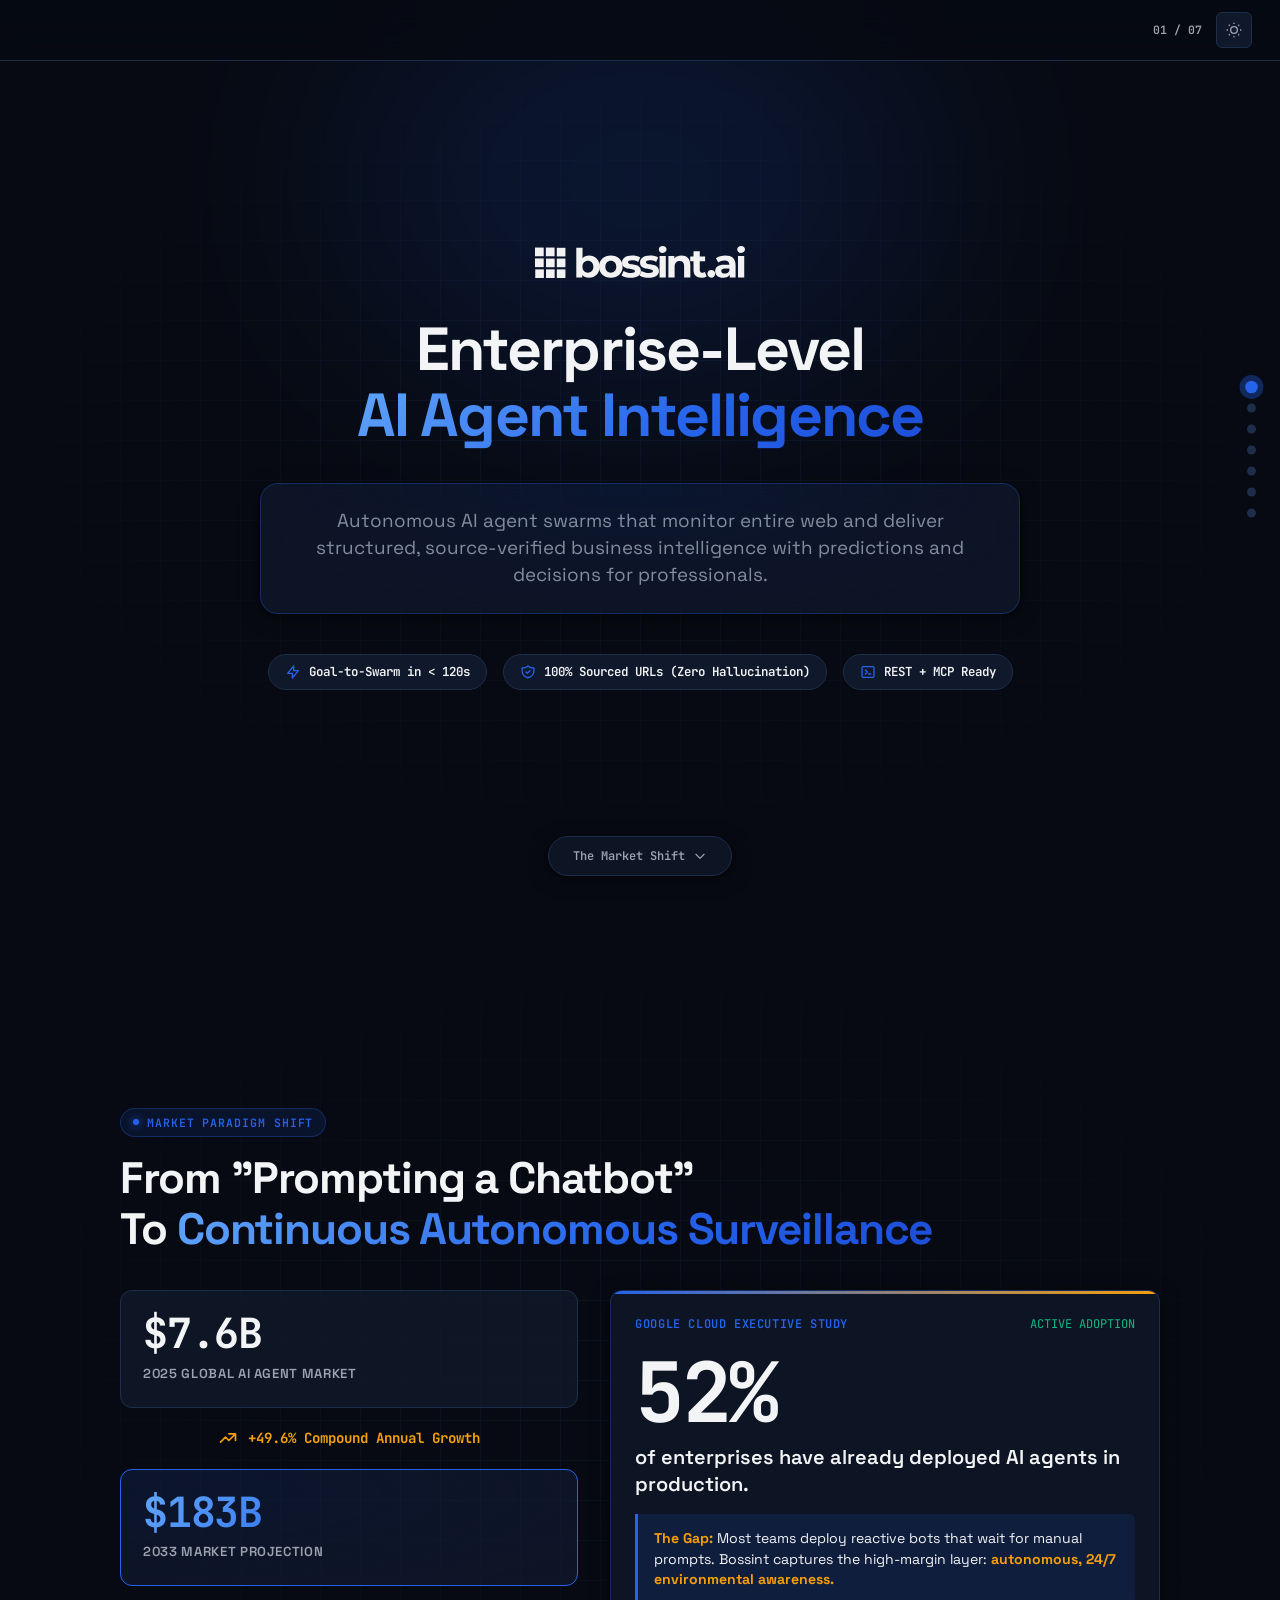
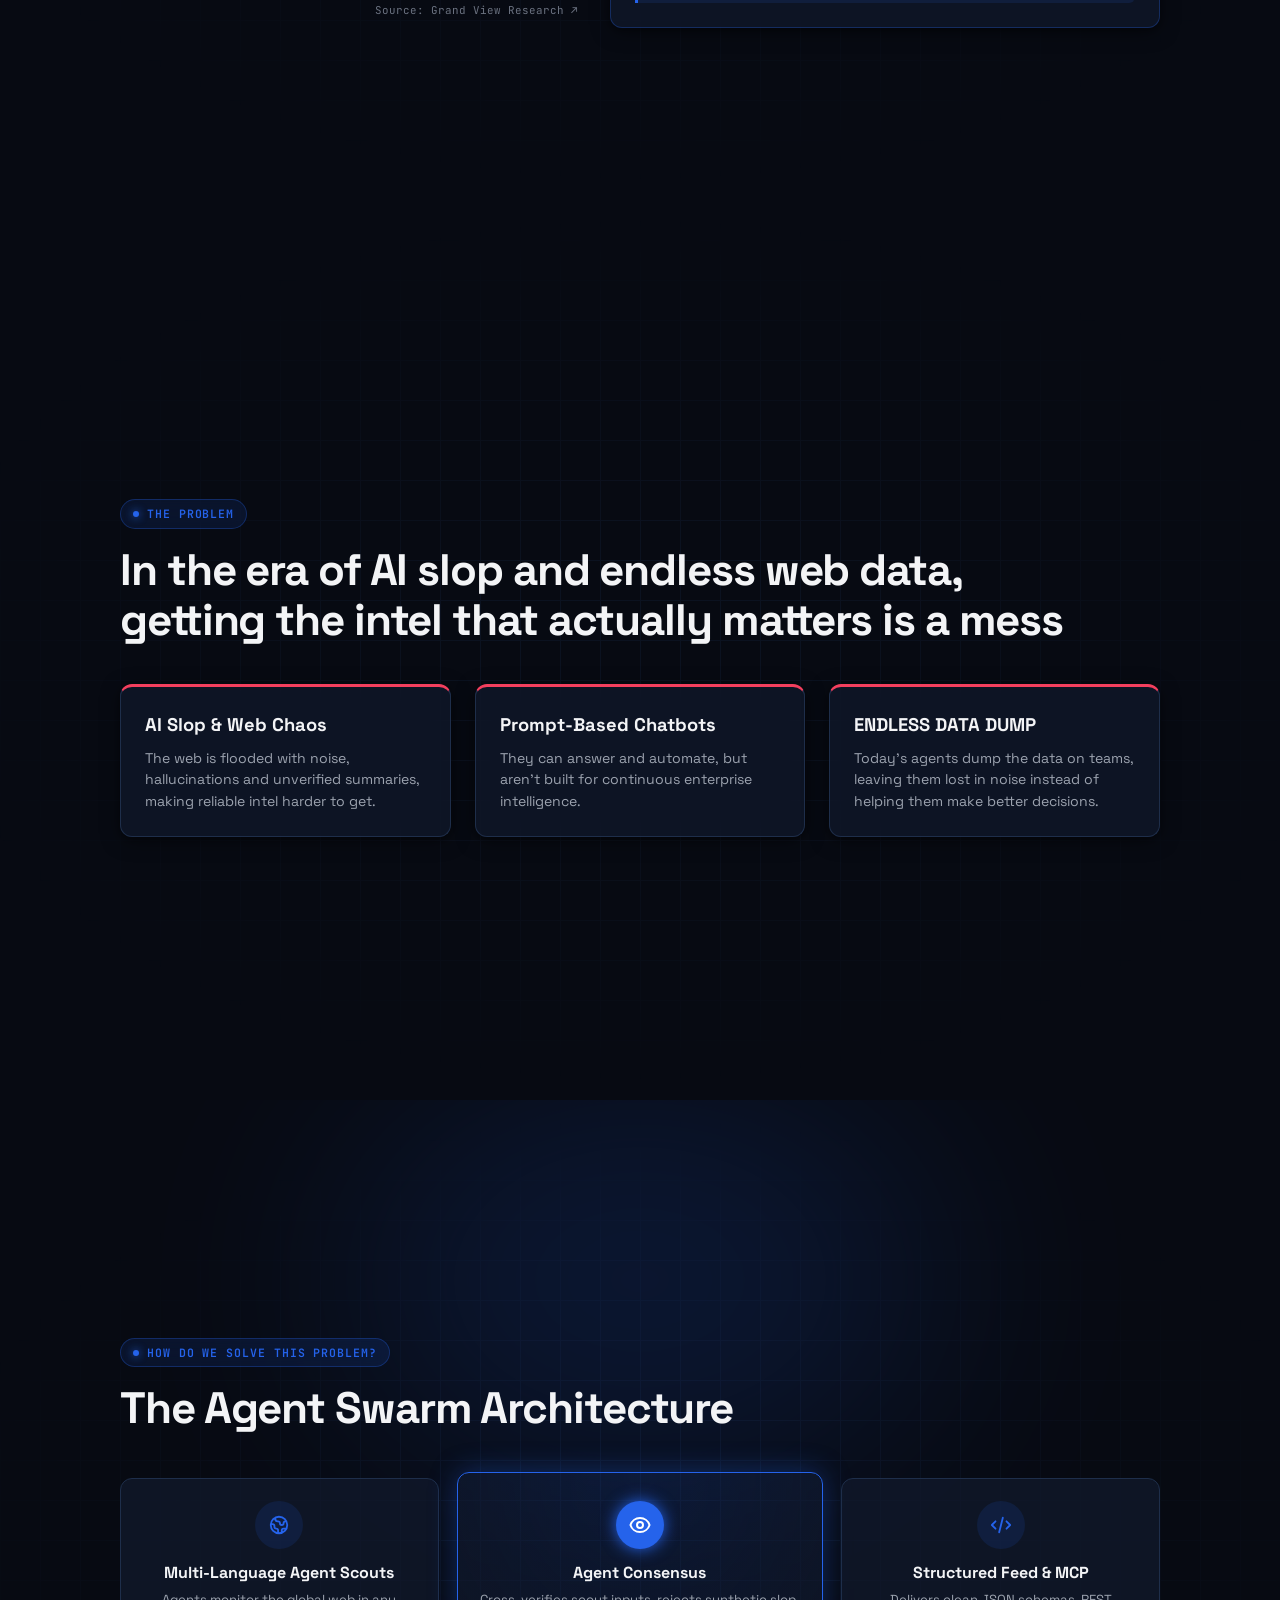
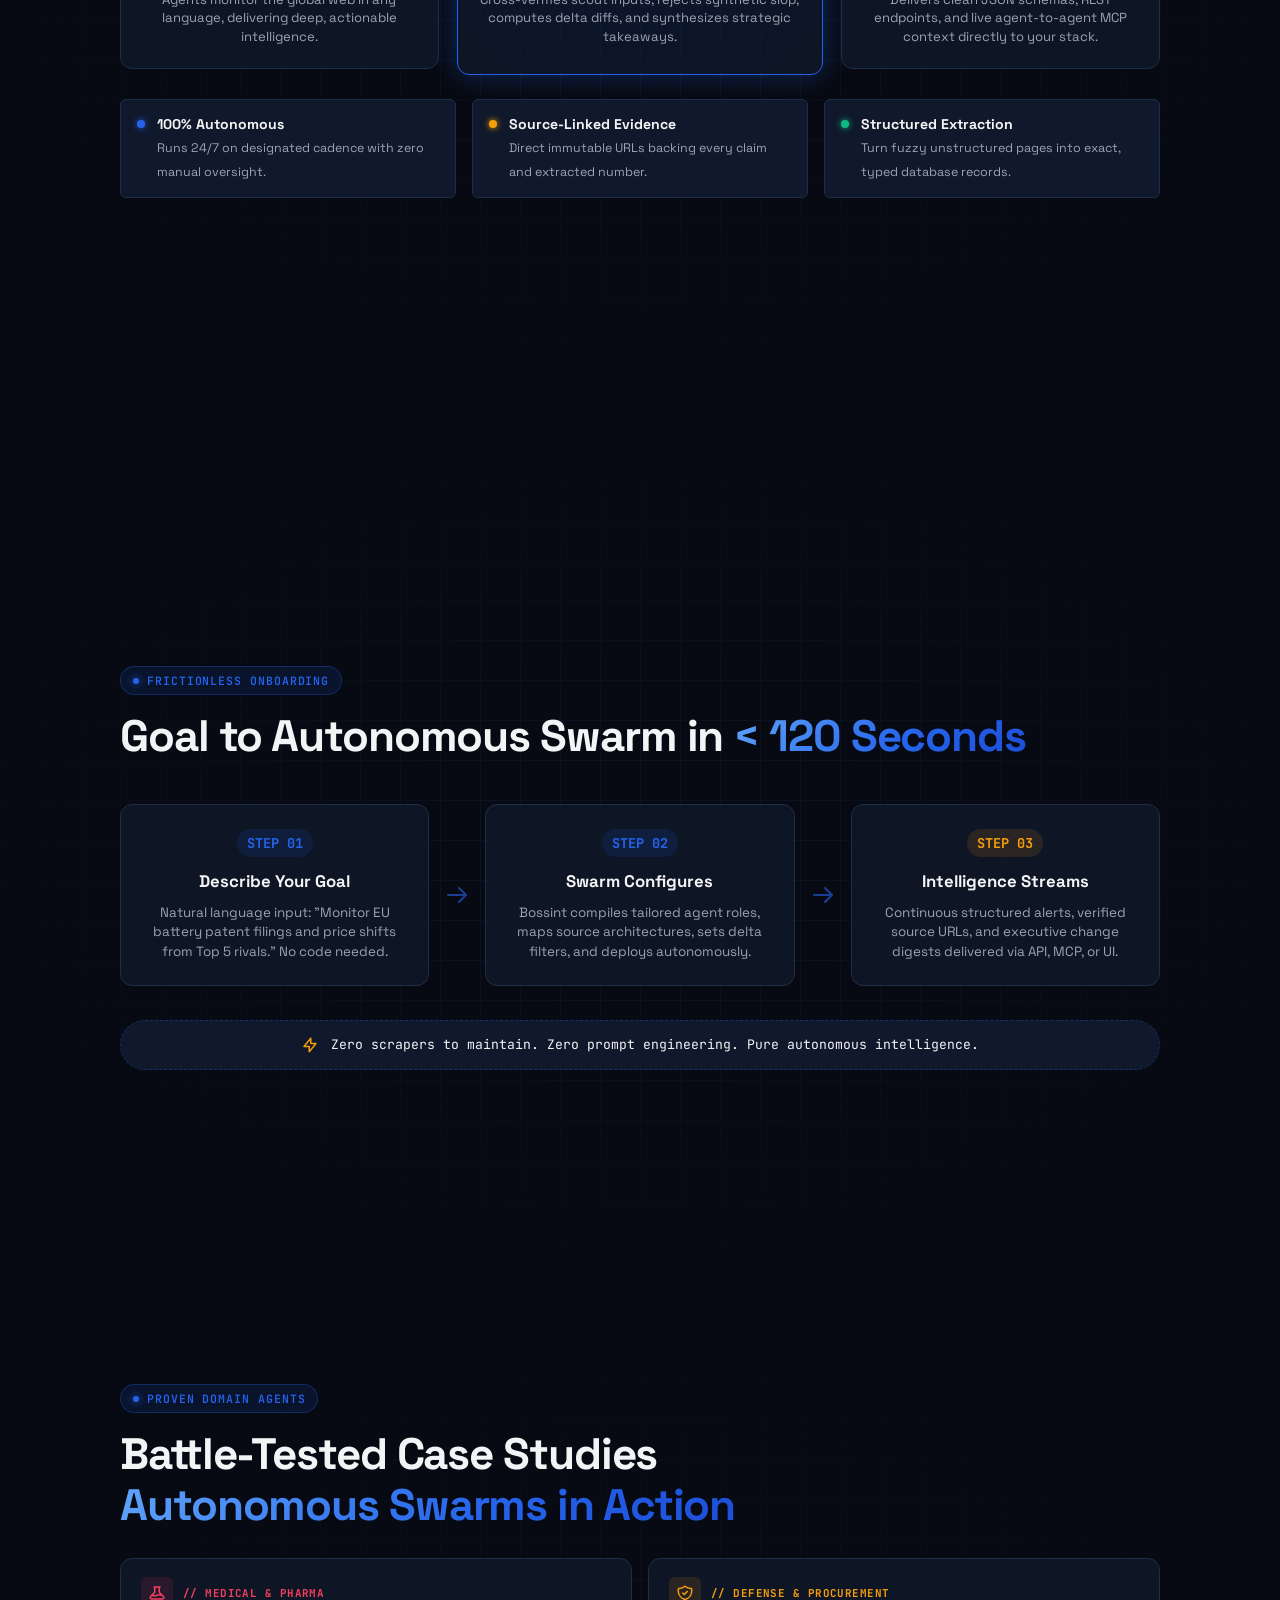
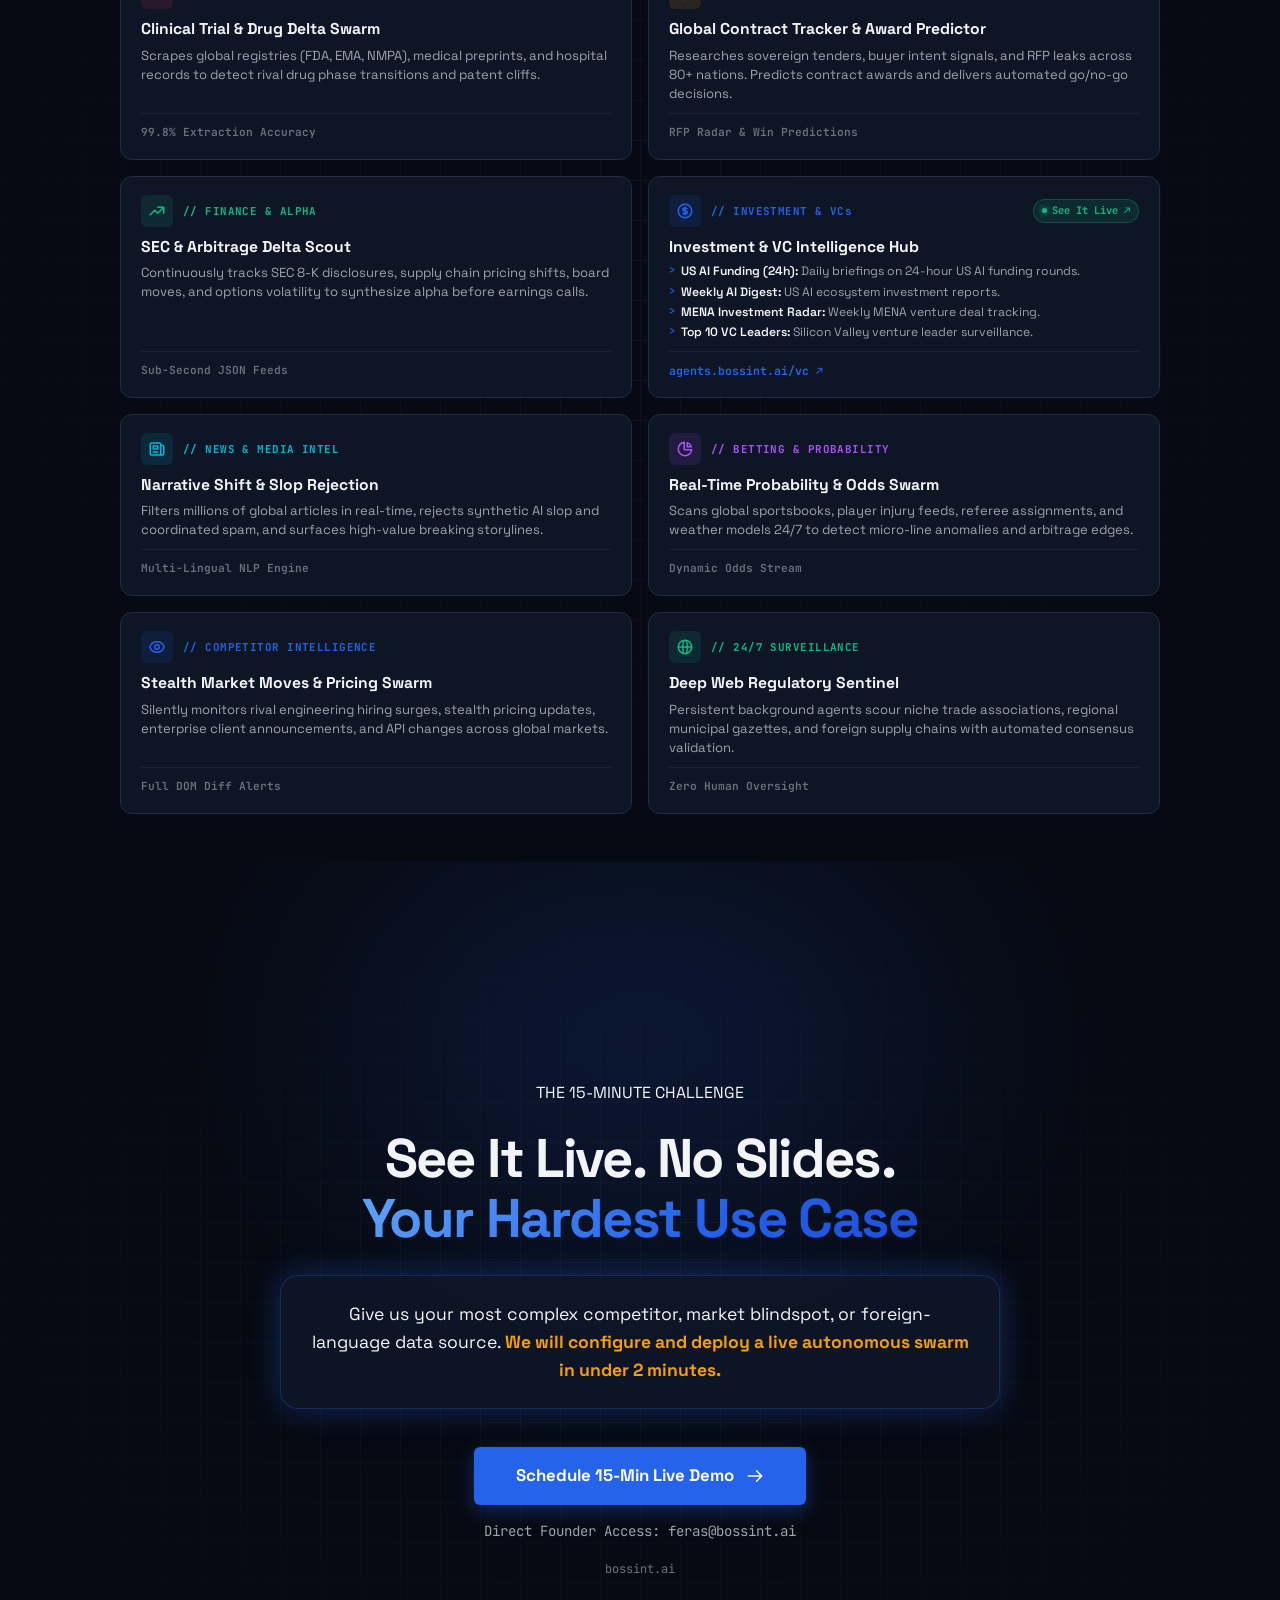
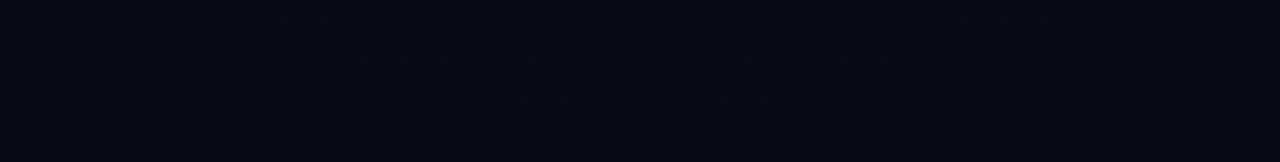
<file: index.html>
<!DOCTYPE html>
<html lang="en" data-theme="dark">
<head>
  <meta charset="UTF-8">
  <meta name="viewport" content="width=device-width, initial-scale=1.0">
  <title>Bossint AI — Enterprise Level AI Agent Intelligence</title>
  <meta name="description" content="Autonomous AI agent swarms that monitor entire web and deliver structured, source-verified business intelligence with predictions and decisions, 24/7.">
  <link rel="stylesheet" href="teaser-04.css">
</head>
<body>

  <!-- TOP BAR -->
  <header class="topbar">
    <div class="topbar-left">
      <a href="#p-cover" class="topbar-logo-link hide-on-cover" aria-label="Bossint Home">
        <img src="BOSSINT-NEW-LOGO.svg" alt="Bossint AI" class="topbar-logo">
      </a>
    </div>

    <div class="topbar-actions">
      <span class="topbar-page-indicator" id="page-indicator">01 / 07</span>
      <button class="theme-toggle" id="theme-toggle" aria-label="Toggle theme">
        <svg id="icon-sun" xmlns="http://www.w3.org/2000/svg" fill="none" viewBox="0 0 24 24" stroke="currentColor" stroke-width="2"><circle cx="12" cy="12" r="5"/><line x1="12" y1="1" x2="12" y2="3"/><line x1="12" y1="21" x2="12" y2="23"/><line x1="4.22" y1="4.22" x2="5.64" y2="5.64"/><line x1="18.36" y1="18.36" x2="19.78" y2="19.78"/><line x1="1" y1="12" x2="3" y2="12"/><line x1="21" y1="12" x2="23" y2="12"/><line x1="4.22" y1="19.78" x2="5.64" y2="18.36"/><line x1="18.36" y1="5.64" x2="19.78" y2="4.22"/></svg>
        <svg id="icon-moon" style="display:none" xmlns="http://www.w3.org/2000/svg" fill="none" viewBox="0 0 24 24" stroke="currentColor" stroke-width="2"><path d="M21 12.79A9 9 0 1 1 11.21 3 7 7 0 0 0 21 12.79z"/></svg>
      </button>
    </div>
  </header>

  <!-- Scroll Progress -->
  <div class="scroll-progress" id="scroll-progress"></div>

  <!-- DOT NAVIGATION -->
  <nav class="dot-nav" aria-label="Slide navigation">
    <button class="dot-nav-item active" data-label="01 // Hook"></button>
    <button class="dot-nav-item" data-label="02 // Market"></button>
    <button class="dot-nav-item" data-label="03 // The Problem"></button>
    <button class="dot-nav-item" data-label="04 // Architecture"></button>
    <button class="dot-nav-item" data-label="05 // 120s Pipeline"></button>
    <button class="dot-nav-item" data-label="06 // Case Studies"></button>
    <button class="dot-nav-item" data-label="07 // The Challenge"></button>
  </nav>


  <!-- ================================================
       SLIDE 1 — THE HOOK & VALUE PROP
       ================================================ -->
  <section class="page page-hero" id="p-cover">
    <div class="bg-grid"></div>
    <div class="bg-ambient-glow glow-cobalt"></div>

    <div class="page-inner hero-wrapper">
      <div class="hero-logo-wrap reveal">
        <img src="BOSSINT-NEW-LOGO.svg" alt="Bossint AI" class="hero-logo">
      </div>

      <h1 class="hero-title reveal reveal-delay-1">
        Enterprise-Level<br>
        <span class="grad-blue">AI Agent Intelligence</span>
      </h1>

      <div class="t2-card hero-sub-box reveal reveal-delay-2">
        <p class="hero-sub-lead">
          Autonomous AI agent swarms that monitor entire web and deliver structured, source-verified business intelligence with predictions and decisions for professionals.
        </p>
      </div>

      <div class="hero-signals reveal reveal-delay-3">
        <div class="hero-pill">
          <svg xmlns="http://www.w3.org/2000/svg" width="16" height="16" fill="none" viewBox="0 0 24 24" stroke="currentColor" stroke-width="2"><path stroke-linecap="round" stroke-linejoin="round" d="M13 10V3L4 14h7v7l9-11h-7z"/></svg>
          Goal-to-Swarm in &lt; 120s
        </div>
        <div class="hero-pill">
          <svg xmlns="http://www.w3.org/2000/svg" width="16" height="16" fill="none" viewBox="0 0 24 24" stroke="currentColor" stroke-width="2"><path stroke-linecap="round" stroke-linejoin="round" d="M9 12l2 2 4-4m5.618-4.016A11.955 11.955 0 0112 2.944a11.955 11.955 0 01-8.618 3.04A12.02 12.02 0 003 9c0 5.591 3.824 10.29 9 11.622 5.176-1.332 9-6.03 9-11.622 0-1.042-.133-2.052-.382-3.016z"/></svg>
          100% Sourced URLs (Zero Hallucination)
        </div>
        <div class="hero-pill">
          <svg xmlns="http://www.w3.org/2000/svg" width="16" height="16" fill="none" viewBox="0 0 24 24" stroke="currentColor" stroke-width="2"><path stroke-linecap="round" stroke-linejoin="round" d="M8 9l3 3-3 3m5 0h3M5 20h14a2 2 0 002-2V6a2 2 0 00-2-2H5a2 2 0 00-2 2v12a2 2 0 002 2z"/></svg>
          REST + MCP Ready
        </div>
      </div>
    </div>

    <a href="#p-market" class="scroll-hint-bar" aria-label="Next slide">
      <span>The Market Shift</span>
      <svg xmlns="http://www.w3.org/2000/svg" width="14" height="14" fill="none" viewBox="0 0 24 24" stroke="currentColor" stroke-width="2"><path stroke-linecap="round" stroke-linejoin="round" d="M19 9l-7 7-7-7"/></svg>
    </a>
  </section>


  <!-- ================================================
       SLIDE 2 — THE MACRO WAVE & ASYMMETRY
       ================================================ -->
  <section class="page" id="p-market">
    <div class="bg-grid"></div>
    <div class="page-inner">
      <div class="tag-telemetry reveal">
        <span class="pulse-dot"></span>
        <span>MARKET PARADIGM SHIFT</span>
      </div>
      <h2 class="headline reveal reveal-delay-1">
        From "Prompting a Chatbot"<br>
        To <span class="grad-blue">Continuous Autonomous Surveillance</span>
      </h2>

      <div class="market-grid reveal reveal-delay-2">
        <!-- Left: TAM Surge -->
        <div class="tam-container">
          <div class="stat-box">
            <span class="stat-num">$7.6B</span>
            <span class="stat-title">2025 Global AI Agent Market</span>
          </div>

          <div class="cagr-badge-row">
            <svg xmlns="http://www.w3.org/2000/svg" width="20" height="20" fill="none" viewBox="0 0 24 24" stroke="currentColor" stroke-width="2"><path stroke-linecap="round" stroke-linejoin="round" d="M13 7h8m0 0v8m0-8l-8 8-4-4-6 6"/></svg>
            <span>+49.6% Compound Annual Growth</span>
          </div>

          <div class="stat-box featured">
            <span class="stat-num grad-blue">$183B</span>
            <span class="stat-title">2033 Market Projection</span>
          </div>

          <a href="https://www.grandviewresearch.com/industry-analysis/ai-agents-market-report" target="_blank" rel="noopener" class="stat-source-link">
            Source: Grand View Research ↗
          </a>
        </div>

        <!-- Right: The 52% Insight Card -->
        <div class="t2-card insight-card">
          <div>
            <div class="insight-top">
              <span class="insight-source">Google Cloud Executive Study</span>
              <span class="mono" style="font-size:0.75rem; color:var(--emerald);">ACTIVE ADOPTION</span>
            </div>
            
            <div class="insight-metric-hero">52%</div>
            <h3 class="insight-heading">of enterprises have already deployed AI agents in production.</h3>
          </div>

          <div class="thesis-callout">
            <strong>The Gap:</strong> Most teams deploy reactive bots that wait for manual prompts. Bossint captures the high-margin layer: <strong>autonomous, 24/7 environmental awareness.</strong>
          </div>
        </div>
      </div>
    </div>
  </section>


  <!-- ================================================
       SLIDE 3 — THE PROBLEM: AI SLOP & CHAOTIC NOISE
       ================================================ -->
  <section class="page" id="p-paradigm">
    <div class="bg-grid"></div>
    <div class="page-inner">
      <div class="tag-telemetry reveal">
        <span class="pulse-dot"></span>
        <span>THE PROBLEM</span>
      </div>
      <h2 class="headline reveal reveal-delay-1">
        In the era of AI slop and endless web data,<br>
        getting the intel that actually matters is a mess
      </h2>

      <div class="problem-grid-3 stagger-children">
        <!-- Card 1: AI Slop & Web Chaos -->
        <div class="t2-card failure-card">
          <div class="failure-card-body">
            <h3>AI Slop &amp; Web Chaos</h3>
            <p>The web is flooded with noise, hallucinations and unverified summaries, making reliable intel harder to get.</p>
          </div>
        </div>

        <!-- Card 2: Prompt-Based Chatbots -->
        <div class="t2-card failure-card">
          <div class="failure-card-body">
            <h3>Prompt-Based Chatbots</h3>
            <p>They can answer and automate, but aren’t built for continuous enterprise intelligence.</p>
          </div>
        </div>

        <!-- Card 3: Endless Data Dump -->
        <div class="t2-card failure-card">
          <div class="failure-card-body">
            <h3>ENDLESS DATA DUMP</h3>
            <p>Today’s agents dump the data on teams, leaving them lost in noise instead of helping them make better decisions.</p>
          </div>
        </div>
      </div>
    </div>
  </section>


  <!-- ================================================
       SLIDE 4 — THE AGENT SWARM ARCHITECTURE
       ================================================ -->
  <section class="page" id="p-architecture">
    <div class="bg-grid"></div>
    <div class="bg-ambient-glow glow-cobalt"></div>

    <div class="page-inner">
      <div class="tag-telemetry reveal">
        <span class="pulse-dot"></span>
        <span>How do we solve this problem?</span>
      </div>
      <h2 class="headline reveal reveal-delay-1">
        The Agent Swarm Architecture
      </h2>

      <!-- Swarm 3-tier node flow -->
      <div class="swarm-diagram reveal reveal-delay-2">
        <div class="swarm-node">
          <div class="node-icon-circle">
            <svg xmlns="http://www.w3.org/2000/svg" width="22" height="22" fill="none" viewBox="0 0 24 24" stroke="currentColor" stroke-width="2"><path stroke-linecap="round" stroke-linejoin="round" d="M3.055 11H5a2 2 0 012 2v1a2 2 0 002 2 2 2 0 012 2v2.945M8 3.935V5.5A2.5 2.5 0 0010.5 8h.5a2 2 0 012 2 2 2 0 104 0 2 2 0 012-2h1.064M15 20.488V18a2 2 0 012-2h3.064M21 12a9 9 0 11-18 0 9 9 0 0118 0z"/></svg>
          </div>
          <h4>Multi-Language Agent Scouts</h4>
          <p>Agents monitor the global web in any language, delivering deep, actionable intelligence.</p>
        </div>

        <div class="swarm-node center-brain">
          <div class="node-icon-circle">
            <svg xmlns="http://www.w3.org/2000/svg" width="24" height="24" fill="none" viewBox="0 0 24 24" stroke="currentColor" stroke-width="2"><path stroke-linecap="round" stroke-linejoin="round" d="M15 12a3 3 0 11-6 0 3 3 0 016 0z"/><path stroke-linecap="round" stroke-linejoin="round" d="M2.458 12C3.732 7.943 7.523 5 12 5c4.478 0 8.268 2.943 9.542 7-1.274 4.057-5.064 7-9.542 7-4.477 0-8.268-2.943-9.542-7z"/></svg>
          </div>
          <h4>Agent Consensus</h4>
          <p>Cross-verifies scout inputs, rejects synthetic slop, computes delta diffs, and synthesizes strategic takeaways.</p>
        </div>

        <div class="swarm-node">
          <div class="node-icon-circle">
            <svg xmlns="http://www.w3.org/2000/svg" width="22" height="22" fill="none" viewBox="0 0 24 24" stroke="currentColor" stroke-width="2"><path stroke-linecap="round" stroke-linejoin="round" d="M10 20l4-16m4 4l4 4-4 4M6 16l-4-4 4-4"/></svg>
          </div>
          <h4>Structured Feed &amp; MCP</h4>
          <p>Delivers clean JSON schemas, REST endpoints, and live agent-to-agent MCP context directly to your stack.</p>
        </div>
      </div>

      <!-- Core Defensibility Pillars -->
      <div class="swarm-pillars reveal reveal-delay-3">
        <div class="pillar-item">
          <span class="pillar-dot"></span>
          <div>
            <strong>100% Autonomous</strong>
            <span>Runs 24/7 on designated cadence with zero manual oversight.</span>
          </div>
        </div>
        <div class="pillar-item">
          <span class="pillar-dot" style="background:var(--amber); box-shadow:0 0 6px var(--amber);"></span>
          <div>
            <strong>Source-Linked Evidence</strong>
            <span>Direct immutable URLs backing every claim and extracted number.</span>
          </div>
        </div>
        <div class="pillar-item">
          <span class="pillar-dot" style="background:var(--emerald); box-shadow:0 0 6px var(--emerald);"></span>
          <div>
            <strong>Structured Extraction</strong>
            <span>Turn fuzzy unstructured pages into exact, typed database records.</span>
          </div>
        </div>
      </div>
    </div>
  </section>


  <!-- ================================================
       SLIDE 5 — 120-SECOND GOAL-TO-AGENT PIPELINE
       ================================================ -->
  <section class="page" id="p-pipeline">
    <div class="bg-grid"></div>
    <div class="page-inner">
      <div class="tag-telemetry reveal">
        <span class="pulse-dot"></span>
        <span>FRICTIONLESS ONBOARDING</span>
      </div>
      <h2 class="headline reveal reveal-delay-1">
        Goal to Autonomous Swarm in <span class="grad-blue">&lt; 120 Seconds</span>
      </h2>

      <div class="pipeline-flow reveal reveal-delay-2">
        <div class="pipeline-step">
          <span class="pipeline-step-num">STEP 01</span>
          <h3>Describe Your Goal</h3>
          <p>Natural language input: "Monitor EU battery patent filings and price shifts from Top 5 rivals." No code needed.</p>
        </div>

        <div class="pipeline-arrow">
          <svg xmlns="http://www.w3.org/2000/svg" width="24" height="24" fill="none" viewBox="0 0 24 24" stroke="currentColor" stroke-width="2"><path stroke-linecap="round" stroke-linejoin="round" d="M14 5l7 7m0 0l-7 7m7-7H3"/></svg>
        </div>

        <div class="pipeline-step">
          <span class="pipeline-step-num">STEP 02</span>
          <h3>Swarm Configures</h3>
          <p>Bossint compiles tailored agent roles, maps source architectures, sets delta filters, and deploys autonomously.</p>
        </div>

        <div class="pipeline-arrow">
          <svg xmlns="http://www.w3.org/2000/svg" width="24" height="24" fill="none" viewBox="0 0 24 24" stroke="currentColor" stroke-width="2"><path stroke-linecap="round" stroke-linejoin="round" d="M14 5l7 7m0 0l-7 7m7-7H3"/></svg>
        </div>

        <div class="pipeline-step step-final">
          <span class="pipeline-step-num">STEP 03</span>
          <h3>Intelligence Streams</h3>
          <p>Continuous structured alerts, verified source URLs, and executive change digests delivered via API, MCP, or UI.</p>
        </div>
      </div>

      <div class="pipeline-footer-banner reveal reveal-delay-3">
        <svg xmlns="http://www.w3.org/2000/svg" width="18" height="18" fill="none" viewBox="0 0 24 24" stroke="currentColor" stroke-width="2"><path stroke-linecap="round" stroke-linejoin="round" d="M13 10V3L4 14h7v7l9-11h-7z"/></svg>
        <span>Zero scrapers to maintain. Zero prompt engineering. Pure autonomous intelligence.</span>
      </div>
    </div>
  </section>


  <!-- ================================================
       SLIDE 6 — DOMAIN AGENT CASE STUDIES
       ================================================ -->
  <section class="page page-cases" id="p-traction">
    <div class="bg-grid"></div>
    <div class="page-inner">
      <div class="tag-telemetry reveal">
        <span class="pulse-dot"></span>
        <span>PROVEN DOMAIN AGENTS</span>
      </div>
      <h2 class="headline reveal reveal-delay-1">
        Battle-Tested Case Studies<br>
        <span class="grad-blue">Autonomous Swarms in Action</span>
      </h2>

      <div class="cases-grid stagger-children">
        <!-- 1. Medical & Pharma -->
        <div class="case-card">
          <div class="case-card-header">
            <div class="case-icon icon-rose">
              <svg xmlns="http://www.w3.org/2000/svg" width="18" height="18" fill="none" viewBox="0 0 24 24" stroke="currentColor" stroke-width="2"><path stroke-linecap="round" stroke-linejoin="round" d="M19.428 15.428a2 2 0 00-1.022-.547l-2.387-.477a6 6 0 00-3.86.517l-.318.158a6 6 0 01-3.86.517L6.05 15.21a2 2 0 00-1.806.547M8 4h8l-1 1v5.172a2 2 0 00.586 1.414l5 5c1.26 1.26.367 3.414-1.415 3.414H4.828c-1.782 0-2.674-2.154-1.414-3.414l5-5A2 2 0 009 10.172V5L8 4z"/></svg>
            </div>
            <span class="case-domain-tag tag-rose">// MEDICAL &amp; PHARMA</span>
          </div>
          <div class="case-card-body">
            <h3>Clinical Trial &amp; Drug Delta Swarm</h3>
            <p>Scrapes global registries (FDA, EMA, NMPA), medical preprints, and hospital records to detect rival drug phase transitions and patent cliffs.</p>
          </div>
          <div class="case-card-footer">
            <span class="case-metric-pill">99.8% Extraction Accuracy</span>
          </div>
        </div>

        <!-- 2. Defense & Global Procurement -->
        <div class="case-card">
          <div class="case-card-header">
            <div class="case-icon icon-amber">
              <svg xmlns="http://www.w3.org/2000/svg" width="18" height="18" fill="none" viewBox="0 0 24 24" stroke="currentColor" stroke-width="2"><path stroke-linecap="round" stroke-linejoin="round" d="M9 12l2 2 4-4m5.618-4.016A11.955 11.955 0 0112 2.944a11.955 11.955 0 01-8.618 3.04A12.02 12.02 0 003 9c0 5.591 3.824 10.29 9 11.622 5.176-1.332 9-6.03 9-11.622 0-1.042-.133-2.052-.382-3.016z"/></svg>
            </div>
            <span class="case-domain-tag tag-amber">// DEFENSE &amp; PROCUREMENT</span>
          </div>
          <div class="case-card-body">
            <h3>Global Contract Tracker &amp; Award Predictor</h3>
            <p>Researches sovereign tenders, buyer intent signals, and RFP leaks across 80+ nations. Predicts contract awards and delivers automated go/no-go decisions.</p>
          </div>
          <div class="case-card-footer">
            <span class="case-metric-pill">RFP Radar &amp; Win Predictions</span>
          </div>
        </div>

        <!-- 3. Finance & Capital Markets -->
        <div class="case-card">
          <div class="case-card-header">
            <div class="case-icon icon-emerald">
              <svg xmlns="http://www.w3.org/2000/svg" width="18" height="18" fill="none" viewBox="0 0 24 24" stroke="currentColor" stroke-width="2"><path stroke-linecap="round" stroke-linejoin="round" d="M13 7h8m0 0v8m0-8l-8 8-4-4-6 6"/></svg>
            </div>
            <span class="case-domain-tag tag-emerald">// FINANCE &amp; ALPHA</span>
          </div>
          <div class="case-card-body">
            <h3>SEC &amp; Arbitrage Delta Scout</h3>
            <p>Continuously tracks SEC 8-K disclosures, supply chain pricing shifts, board moves, and options volatility to synthesize alpha before earnings calls.</p>
          </div>
          <div class="case-card-footer">
            <span class="case-metric-pill">Sub-Second JSON Feeds</span>
          </div>
        </div>

        <!-- 4. Investment & VCs -->
        <div class="case-card">
          <div class="case-card-header">
            <div class="case-icon icon-cobalt">
              <svg xmlns="http://www.w3.org/2000/svg" width="18" height="18" fill="none" viewBox="0 0 24 24" stroke="currentColor" stroke-width="2"><path stroke-linecap="round" stroke-linejoin="round" d="M12 8c-1.657 0-3 .895-3 2s1.343 2 3 2 3 .895 3 2-1.343 2-3 2m0-8c1.11 0 2.08.402 2.599 1M12 8V7m0 1v8m0 0v1m0-1c-1.11 0-2.08-.402-2.599-1M21 12a9 9 0 11-18 0 9 9 0 0118 0z"/></svg>
            </div>
            <span class="case-domain-tag tag-cobalt">// INVESTMENT &amp; VCs</span>
            <a href="https://agents.bossint.ai/vc" target="_blank" rel="noopener" class="case-live-tag" title="Open live VC agents">
              <span class="pulse-emerald-sm"></span> See It Live ↗
            </a>
          </div>
          <div class="case-card-body">
            <h3>Investment &amp; VC Intelligence Hub</h3>
            <ul class="case-agent-list">
              <li><span class="case-agent-bullet">›</span> <span><strong>US AI Funding (24h):</strong> Daily briefings on 24-hour US AI funding rounds.</span></li>
              <li><span class="case-agent-bullet">›</span> <span><strong>Weekly AI Digest:</strong> US AI ecosystem investment reports.</span></li>
              <li><span class="case-agent-bullet">›</span> <span><strong>MENA Investment Radar:</strong> Weekly MENA venture deal tracking.</span></li>
              <li><span class="case-agent-bullet">›</span> <span><strong>Top 10 VC Leaders:</strong> Silicon Valley venture leader surveillance.</span></li>
            </ul>
          </div>
          <div class="case-card-footer">
            <a href="https://agents.bossint.ai/vc" target="_blank" rel="noopener" class="case-link-pill">
              <span>agents.bossint.ai/vc ↗</span>
            </a>
          </div>
        </div>

        <!-- 5. News & Digital Media -->
        <div class="case-card">
          <div class="case-card-header">
            <div class="case-icon icon-cyan">
              <svg xmlns="http://www.w3.org/2000/svg" width="18" height="18" fill="none" viewBox="0 0 24 24" stroke="currentColor" stroke-width="2"><path stroke-linecap="round" stroke-linejoin="round" d="M19 20H5a2 2 0 01-2-2V6a2 2 0 012-2h10a2 2 0 012 2v1m2 13a2 2 0 01-2-2V7m2 13a2 2 0 002-2V9a2 2 0 00-2-2h-2m-4-3H9M7 16h6M7 8h6v4H7V8z"/></svg>
            </div>
            <span class="case-domain-tag tag-cyan">// NEWS &amp; MEDIA INTEL</span>
          </div>
          <div class="case-card-body">
            <h3>Narrative Shift &amp; Slop Rejection</h3>
            <p>Filters millions of global articles in real-time, rejects synthetic AI slop and coordinated spam, and surfaces high-value breaking storylines.</p>
          </div>
          <div class="case-card-footer">
            <span class="case-metric-pill">Multi-Lingual NLP Engine</span>
          </div>
        </div>

        <!-- 6. Betting Data & Probability -->
        <div class="case-card">
          <div class="case-card-header">
            <div class="case-icon icon-purple">
              <svg xmlns="http://www.w3.org/2000/svg" width="18" height="18" fill="none" viewBox="0 0 24 24" stroke="currentColor" stroke-width="2"><path stroke-linecap="round" stroke-linejoin="round" d="M11 3.055A9.001 9.001 0 1020.945 13H11V3.055z"/><path stroke-linecap="round" stroke-linejoin="round" d="M20.488 9H15V3.512A9.025 9.025 0 0120.488 9z"/></svg>
            </div>
            <span class="case-domain-tag tag-purple">// BETTING &amp; PROBABILITY</span>
          </div>
          <div class="case-card-body">
            <h3>Real-Time Probability &amp; Odds Swarm</h3>
            <p>Scans global sportsbooks, player injury feeds, referee assignments, and weather models 24/7 to detect micro-line anomalies and arbitrage edges.</p>
          </div>
          <div class="case-card-footer">
            <span class="case-metric-pill">Dynamic Odds Stream</span>
          </div>
        </div>

        <!-- 7. Competitor Intelligence -->
        <div class="case-card">
          <div class="case-card-header">
            <div class="case-icon icon-cobalt">
              <svg xmlns="http://www.w3.org/2000/svg" width="18" height="18" fill="none" viewBox="0 0 24 24" stroke="currentColor" stroke-width="2"><path stroke-linecap="round" stroke-linejoin="round" d="M15 12a3 3 0 11-6 0 3 3 0 016 0z"/><path stroke-linecap="round" stroke-linejoin="round" d="M2.458 12C3.732 7.943 7.523 5 12 5c4.478 0 8.268 2.943 9.542 7-1.274 4.057-5.064 7-9.542 7-4.477 0-8.268-2.943-9.542-7z"/></svg>
            </div>
            <span class="case-domain-tag tag-cobalt">// COMPETITOR INTELLIGENCE</span>
          </div>
          <div class="case-card-body">
            <h3>Stealth Market Moves &amp; Pricing Swarm</h3>
            <p>Silently monitors rival engineering hiring surges, stealth pricing updates, enterprise client announcements, and API changes across global markets.</p>
          </div>
          <div class="case-card-footer">
            <span class="case-metric-pill">Full DOM Diff Alerts</span>
          </div>
        </div>

        <!-- 8. Continuous Web Surveillance -->
        <div class="case-card">
          <div class="case-card-header">
            <div class="case-icon icon-emerald">
              <svg xmlns="http://www.w3.org/2000/svg" width="18" height="18" fill="none" viewBox="0 0 24 24" stroke="currentColor" stroke-width="2"><path stroke-linecap="round" stroke-linejoin="round" d="M21 12a9 9 0 01-9 9m9-9a9 9 0 00-9-9m9 9H3m9 9a9 9 0 01-9-9m9 9c1.657 0 3-4.03 3-9s-1.343-9-3-9m0 18c-1.657 0-3-4.03-3-9s1.343-9 3-9m-9 9a9 9 0 019-9"/></svg>
            </div>
            <span class="case-domain-tag tag-emerald">// 24/7 SURVEILLANCE</span>
          </div>
          <div class="case-card-body">
            <h3>Deep Web Regulatory Sentinel</h3>
            <p>Persistent background agents scour niche trade associations, regional municipal gazettes, and foreign supply chains with automated consensus validation.</p>
          </div>
          <div class="case-card-footer">
            <span class="case-metric-pill">Zero Human Oversight</span>
          </div>
        </div>
      </div>
    </div>
  </section>


  <!-- ================================================
       SLIDE 7 — THE 15-MINUTE LIVE CHALLENGE (THE ASK)
       ================================================ -->
  <section class="page page-cta" id="p-cta">
    <div class="bg-grid"></div>
    <div class="bg-ambient-glow glow-cobalt"></div>

    <div class="page-inner page-cta-wrap">
      <div class="cta-tag-row reveal">
        <span class="badge-version">THE 15-MINUTE CHALLENGE</span>
      </div>

      <h2 class="cta-hero-title reveal reveal-delay-1">
        See It Live. No Slides.<br>
        <span class="grad-blue">Your Hardest Use Case</span>
      </h2>

      <div class="cta-sub-box reveal reveal-delay-2">
        <p>
          Give us your most complex competitor, market blindspot, or foreign-language data source.
          <strong>We will configure and deploy a live autonomous swarm in under 2 minutes.</strong>
        </p>
      </div>

      <div class="cta-actions-group reveal reveal-delay-3">
        <a href="https://calendar.app.google/Rc8s6AwhX7gqic929" target="_blank" rel="noopener noreferrer" class="cta-button-primary">
          <span>Schedule 15-Min Live Demo</span>
          <svg xmlns="http://www.w3.org/2000/svg" width="18" height="18" fill="none" viewBox="0 0 24 24" stroke="currentColor" stroke-width="2"><path stroke-linecap="round" stroke-linejoin="round" d="M14 5l7 7m0 0l-7 7m7-7H3"/></svg>
        </a>

        <a href="mailto:feras@bossint.ai" class="cta-direct-email">
          Direct Founder Access: feras@bossint.ai
        </a>
      </div>

      <div class="cta-meta-row reveal reveal-delay-4">
        <span>bossint.ai</span>
      </div>
    </div>
  </section>

  <script src="teaser-04.js"></script>
</body>
</html>
</file>
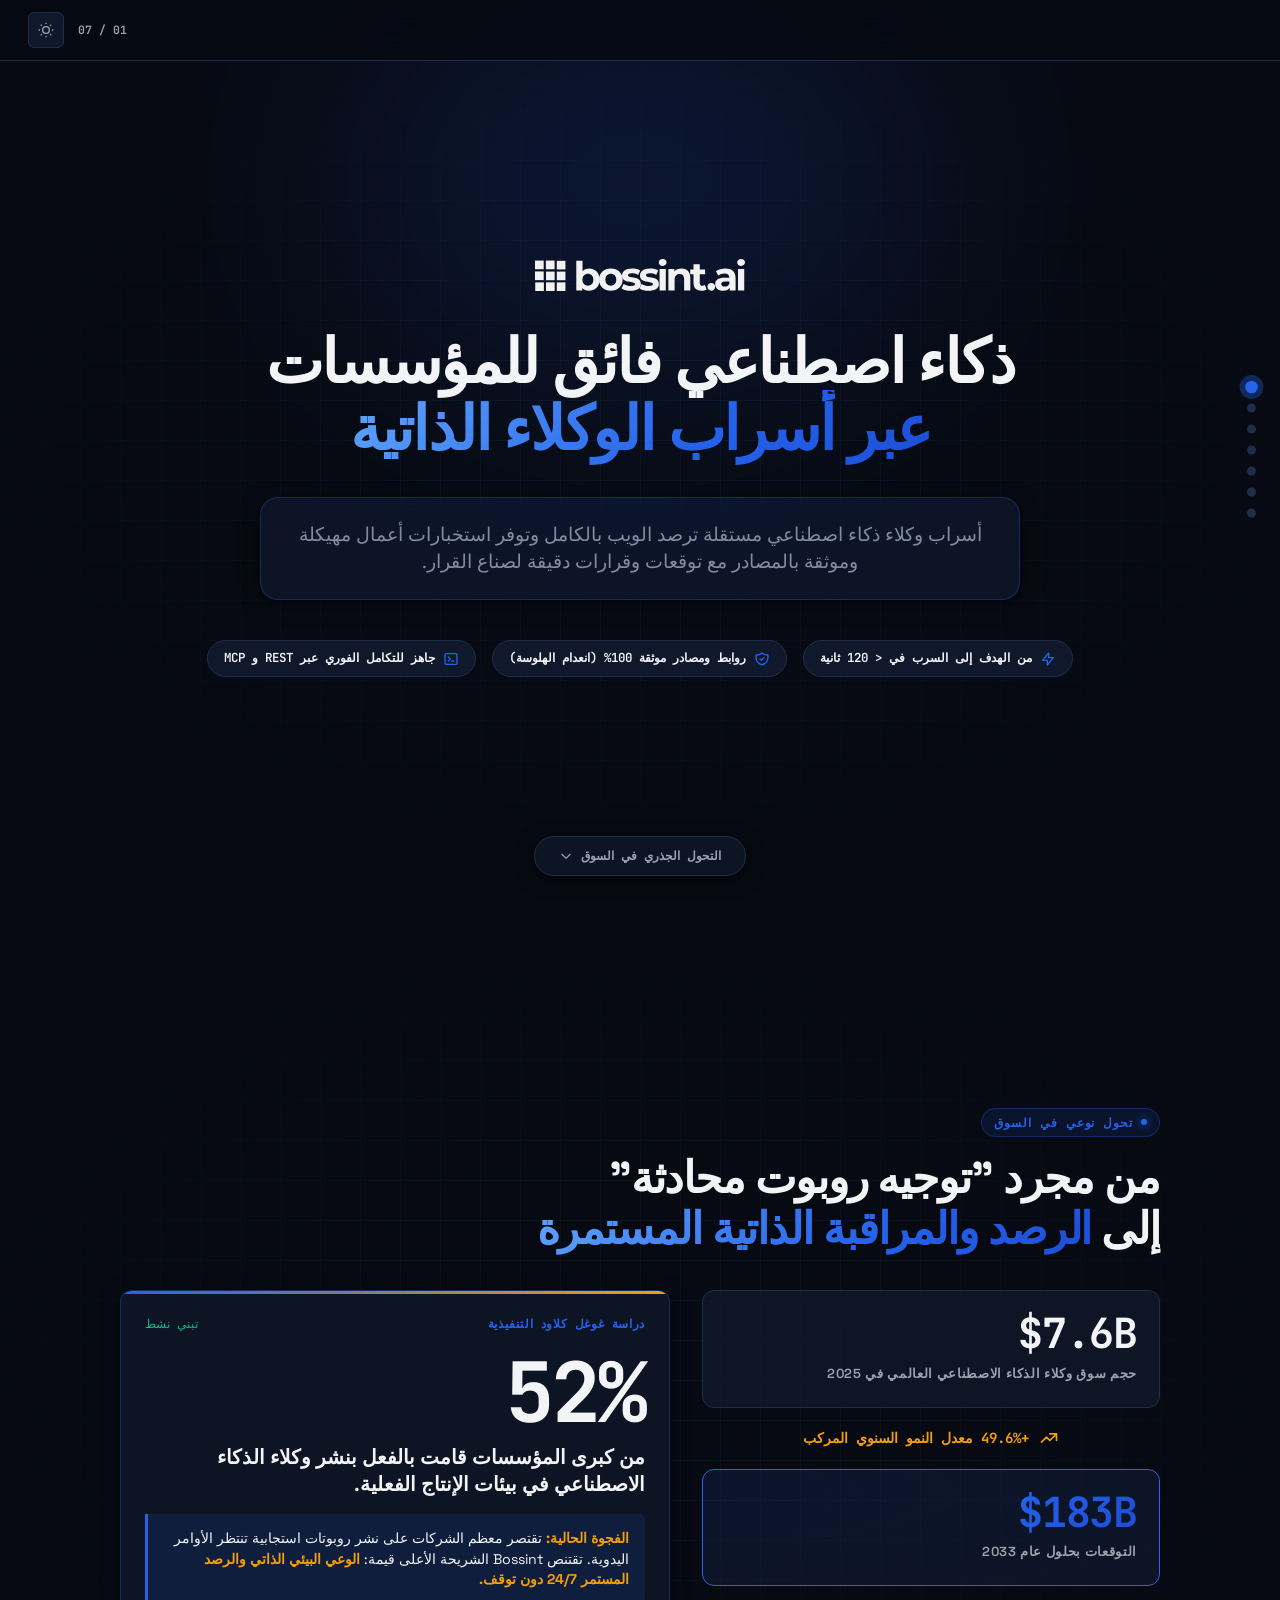
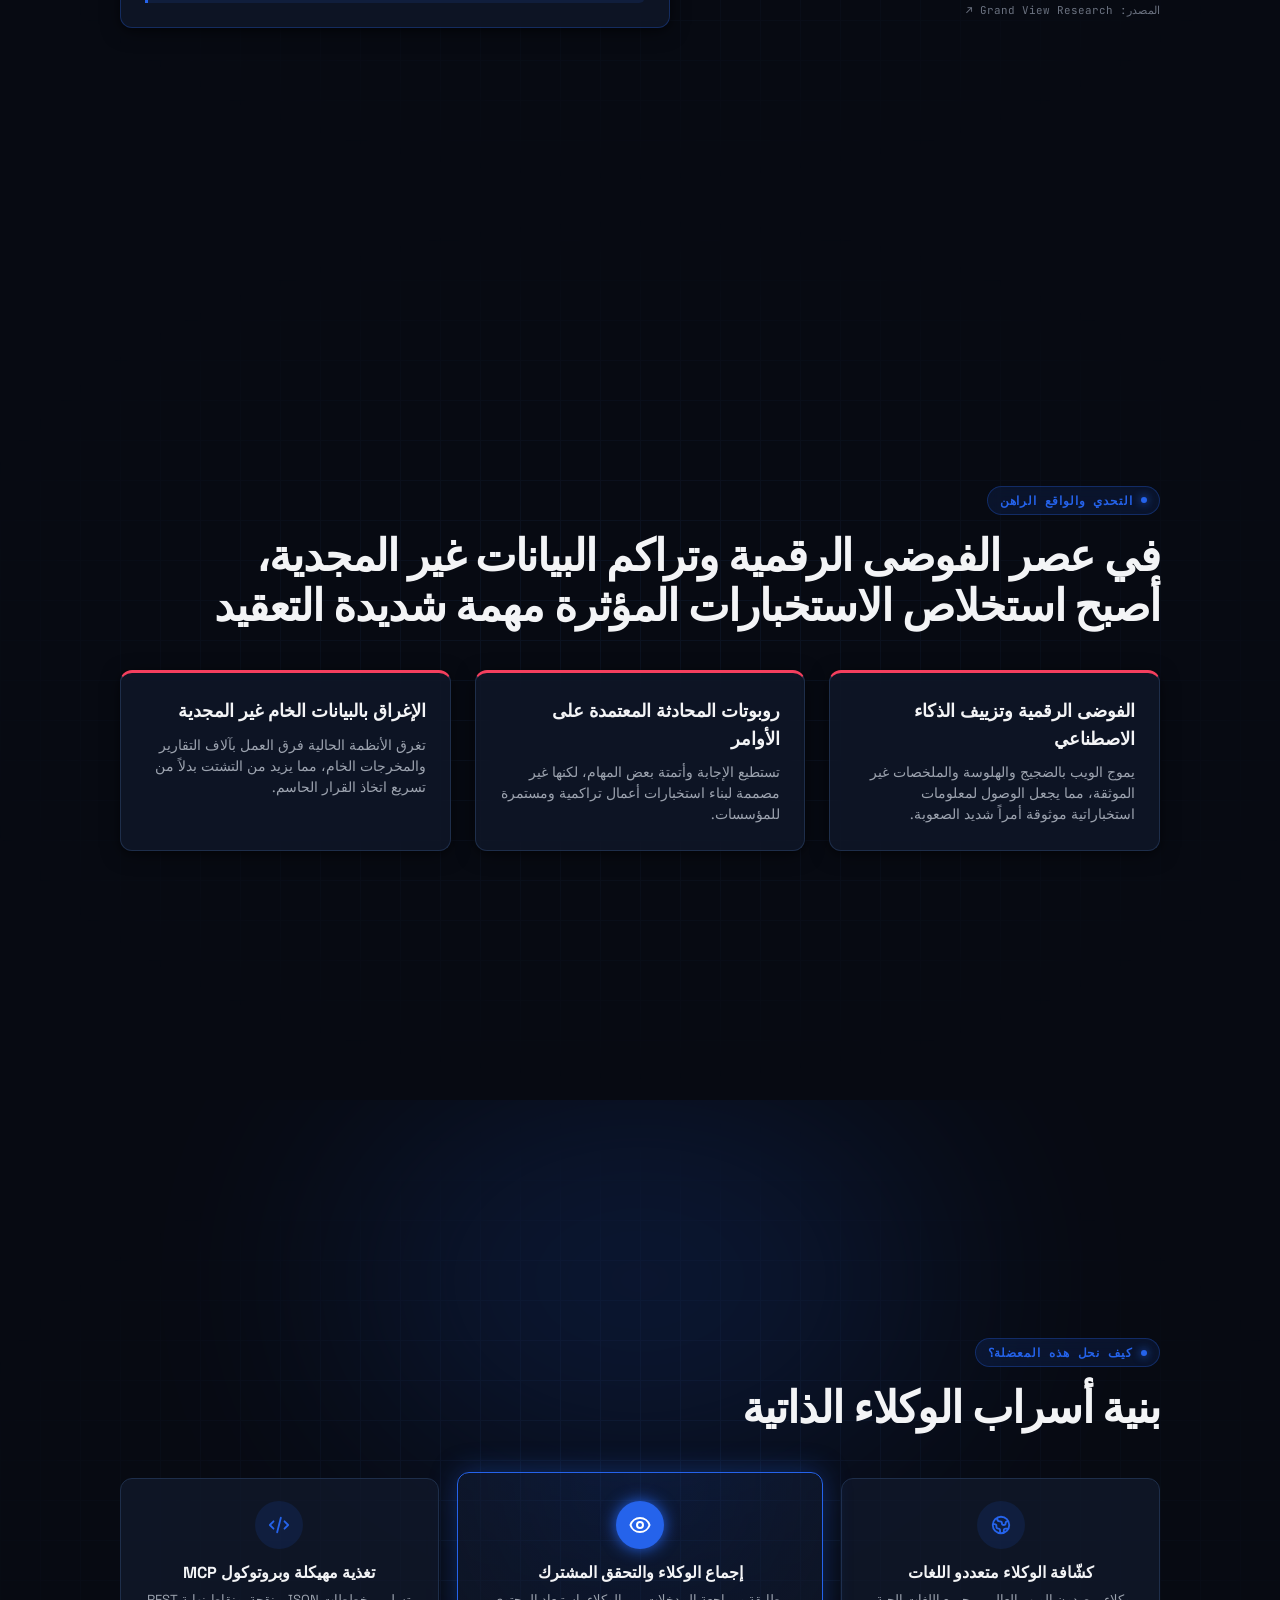
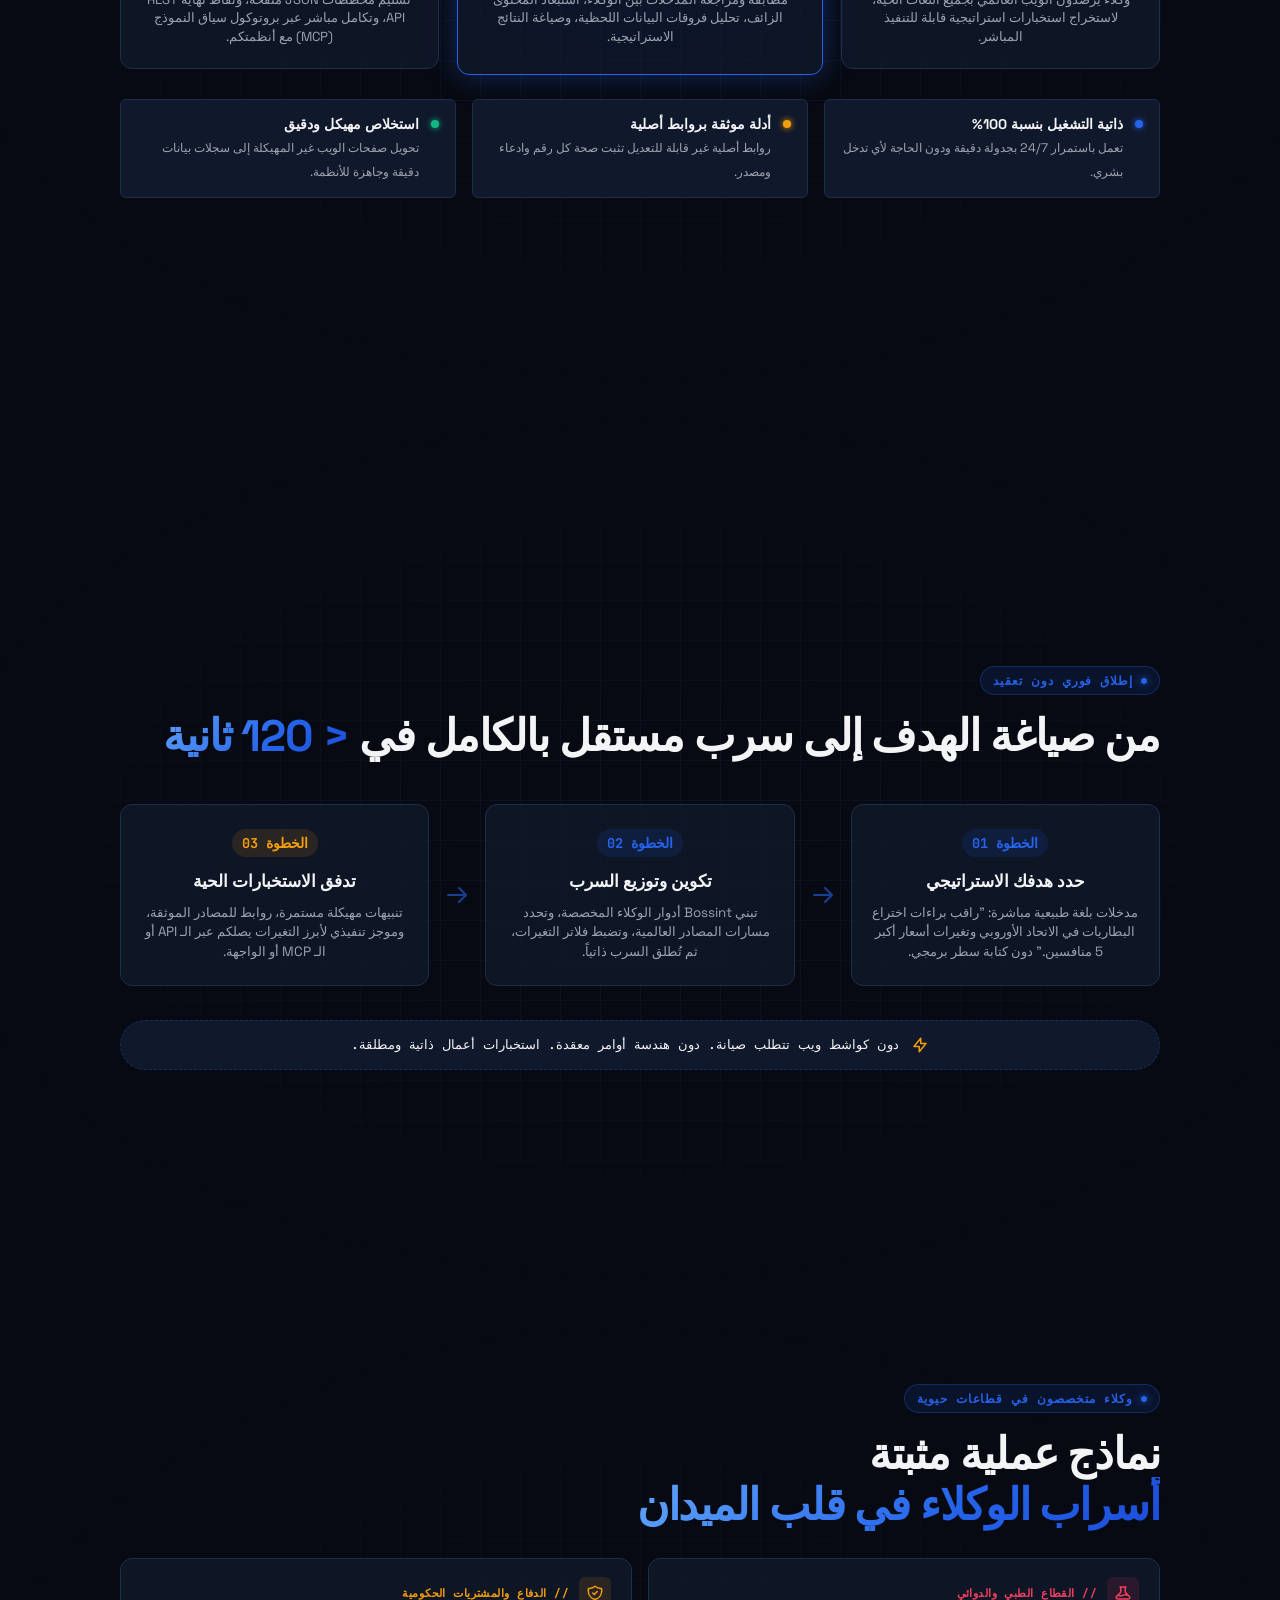
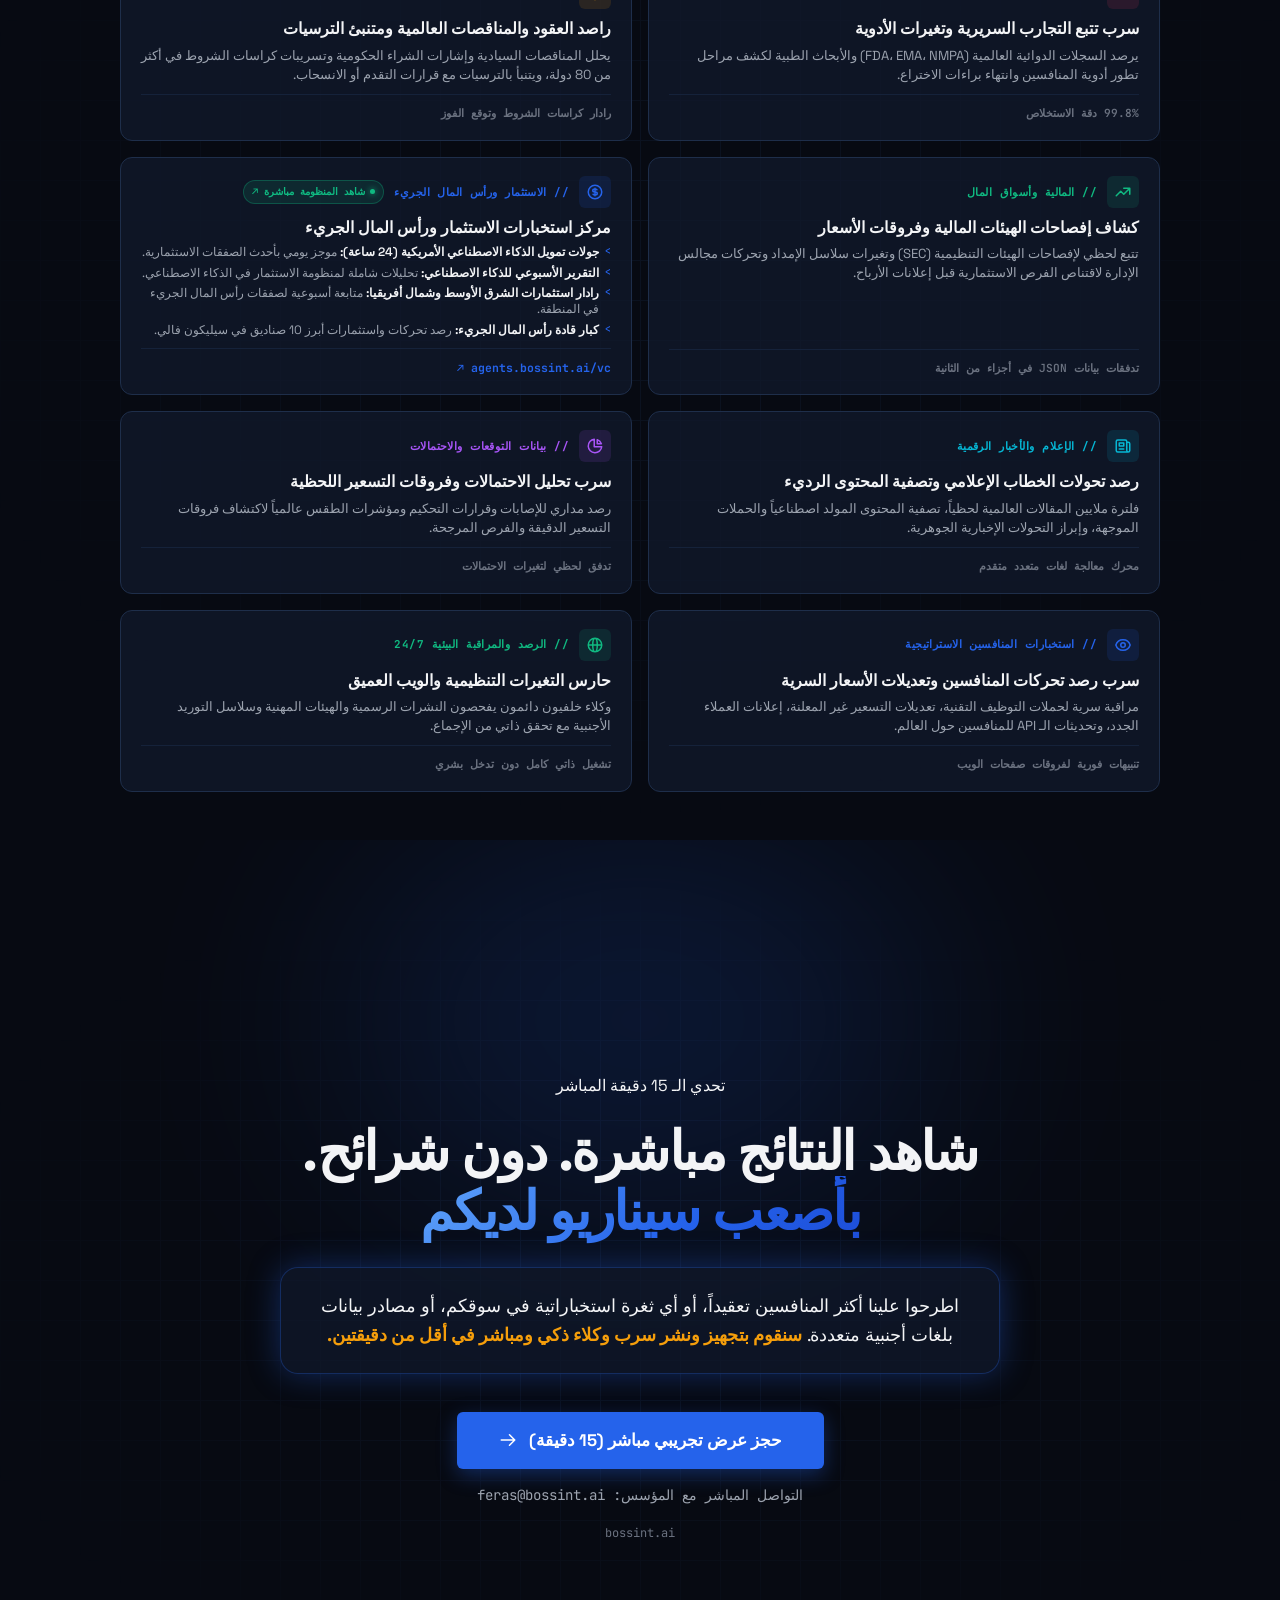
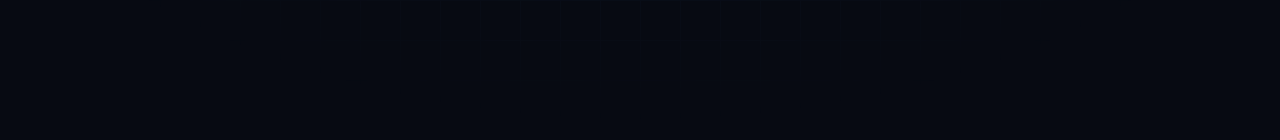
<file: ar.html>
<!DOCTYPE html>
<html lang="ar" dir="rtl" data-theme="dark">
<head>
  <meta charset="UTF-8">
  <meta name="viewport" content="width=device-width, initial-scale=1.0">
  <title>Bossint AI — استخبارات أسراب الوكلاء الذاتية للمؤسسات</title>
  <meta name="description" content="أسراب وكلاء ذكاء اصطناعي ذاتية ترصد الويب بالكامل على مدار الساعة وتستخلص معلومات استخباراتية مهيكلة وموثقة بالمصادر مع توقعات وقرارات دقيقة، 24/7.">
  <link rel="stylesheet" href="teaser-04-ar.css">
</head>
<body>

  <!-- TOP BAR -->
  <header class="topbar">
    <div class="topbar-left">
      <a href="#p-cover" class="topbar-logo-link hide-on-cover" aria-label="Bossint AI">
        <img src="BOSSINT-NEW-LOGO.svg" alt="Bossint AI" class="topbar-logo">
      </a>
    </div>

    <div class="topbar-actions">
      <span class="topbar-page-indicator" id="page-indicator">01 / 07</span>
      <button class="theme-toggle" id="theme-toggle" aria-label="تبديل المظهر">
        <svg id="icon-sun" xmlns="http://www.w3.org/2000/svg" fill="none" viewBox="0 0 24 24" stroke="currentColor" stroke-width="2"><circle cx="12" cy="12" r="5"/><line x1="12" y1="1" x2="12" y2="3"/><line x1="12" y1="21" x2="12" y2="23"/><line x1="4.22" y1="4.22" x2="5.64" y2="5.64"/><line x1="18.36" y1="18.36" x2="19.78" y2="19.78"/><line x1="1" y1="12" x2="3" y2="12"/><line x1="21" y1="12" x2="23" y2="12"/><line x1="4.22" y1="19.78" x2="5.64" y2="18.36"/><line x1="18.36" y1="5.64" x2="19.78" y2="4.22"/></svg>
        <svg id="icon-moon" style="display:none" xmlns="http://www.w3.org/2000/svg" fill="none" viewBox="0 0 24 24" stroke="currentColor" stroke-width="2"><path d="M21 12.79A9 9 0 1 1 11.21 3 7 7 0 0 0 21 12.79z"/></svg>
      </button>
    </div>
  </header>

  <!-- Scroll Progress -->
  <div class="scroll-progress" id="scroll-progress"></div>

  <!-- DOT NAVIGATION -->
  <nav class="dot-nav" aria-label="التنقل بين الأقسام">
    <button class="dot-nav-item active" data-label="٠١ // القيمة الجوهرية"></button>
    <button class="dot-nav-item" data-label="٠٢ // تحول السوق"></button>
    <button class="dot-nav-item" data-label="٠٣ // التحدي الراهن"></button>
    <button class="dot-nav-item" data-label="٠٤ // بنية السرب"></button>
    <button class="dot-nav-item" data-label="٠٥ // مسار الـ ١٢٠ ثانية"></button>
    <button class="dot-nav-item" data-label="٠٦ // نماذج عملية"></button>
    <button class="dot-nav-item" data-label="٠٧ // التحدي المباشر"></button>
  </nav>


  <!-- ================================================
       SLIDE 1 — THE HOOK & VALUE PROP
       ================================================ -->
  <section class="page page-hero" id="p-cover">
    <div class="bg-grid"></div>
    <div class="bg-ambient-glow glow-cobalt"></div>

    <div class="page-inner hero-wrapper">
      <div class="hero-logo-wrap reveal">
        <img src="BOSSINT-NEW-LOGO.svg" alt="Bossint AI" class="hero-logo">
      </div>

      <h1 class="hero-title reveal reveal-delay-1">
        ذكاء اصطناعي فائق للمؤسسات<br>
        <span class="grad-blue">عبر أسراب الوكلاء الذاتية</span>
      </h1>

      <div class="t2-card hero-sub-box reveal reveal-delay-2">
        <p class="hero-sub-lead">
          أسراب وكلاء ذكاء اصطناعي مستقلة ترصد الويب بالكامل وتوفر استخبارات أعمال مهيكلة وموثقة بالمصادر مع توقعات وقرارات دقيقة لصناع القرار.
        </p>
      </div>

      <div class="hero-signals reveal reveal-delay-3">
        <div class="hero-pill">
          <svg xmlns="http://www.w3.org/2000/svg" width="16" height="16" fill="none" viewBox="0 0 24 24" stroke="currentColor" stroke-width="2"><path stroke-linecap="round" stroke-linejoin="round" d="M13 10V3L4 14h7v7l9-11h-7z"/></svg>
          من الهدف إلى السرب في &lt; 120 ثانية
        </div>
        <div class="hero-pill">
          <svg xmlns="http://www.w3.org/2000/svg" width="16" height="16" fill="none" viewBox="0 0 24 24" stroke="currentColor" stroke-width="2"><path stroke-linecap="round" stroke-linejoin="round" d="M9 12l2 2 4-4m5.618-4.016A11.955 11.955 0 0112 2.944a11.955 11.955 0 01-8.618 3.04A12.02 12.02 0 003 9c0 5.591 3.824 10.29 9 11.622 5.176-1.332 9-6.03 9-11.622 0-1.042-.133-2.052-.382-3.016z"/></svg>
          روابط ومصادر موثقة 100% (انعدام الهلوسة)
        </div>
        <div class="hero-pill">
          <svg xmlns="http://www.w3.org/2000/svg" width="16" height="16" fill="none" viewBox="0 0 24 24" stroke="currentColor" stroke-width="2"><path stroke-linecap="round" stroke-linejoin="round" d="M8 9l3 3-3 3m5 0h3M5 20h14a2 2 0 002-2V6a2 2 0 00-2-2H5a2 2 0 00-2 2v12a2 2 0 002 2z"/></svg>
          جاهز للتكامل الفوري عبر REST و MCP
        </div>
      </div>
    </div>

    <a href="#p-market" class="scroll-hint-bar" aria-label="القسم التالي">
      <span>التحول الجذري في السوق</span>
      <svg xmlns="http://www.w3.org/2000/svg" width="14" height="14" fill="none" viewBox="0 0 24 24" stroke="currentColor" stroke-width="2"><path stroke-linecap="round" stroke-linejoin="round" d="M19 9l-7 7-7-7"/></svg>
    </a>
  </section>


  <!-- ================================================
       SLIDE 2 — THE MACRO WAVE & ASYMMETRY
       ================================================ -->
  <section class="page" id="p-market">
    <div class="bg-grid"></div>
    <div class="page-inner">
      <div class="tag-telemetry reveal">
        <span class="pulse-dot"></span>
        <span>تحول نوعي في السوق</span>
      </div>
      <h2 class="headline reveal reveal-delay-1">
        من مجرد "توجيه روبوت محادثة"<br>
        إلى <span class="grad-blue">الرصد والمراقبة الذاتية المستمرة</span>
      </h2>

      <div class="market-grid reveal reveal-delay-2">
        <!-- Left: TAM Surge -->
        <div class="tam-container">
          <div class="stat-box">
            <span class="stat-num">$7.6B</span>
            <span class="stat-title">حجم سوق وكلاء الذكاء الاصطناعي العالمي في 2025</span>
          </div>

          <div class="cagr-badge-row">
            <svg xmlns="http://www.w3.org/2000/svg" width="20" height="20" fill="none" viewBox="0 0 24 24" stroke="currentColor" stroke-width="2"><path stroke-linecap="round" stroke-linejoin="round" d="M13 7h8m0 0v8m0-8l-8 8-4-4-6 6"/></svg>
            <span>+49.6% معدل النمو السنوي المركب</span>
          </div>

          <div class="stat-box featured">
            <span class="stat-num grad-blue">$183B</span>
            <span class="stat-title">التوقعات بحلول عام 2033</span>
          </div>

          <a href="https://www.grandviewresearch.com/industry-analysis/ai-agents-market-report" target="_blank" rel="noopener" class="stat-source-link">
            المصدر: Grand View Research ↗
          </a>
        </div>

        <!-- Right: The 52% Insight Card -->
        <div class="t2-card insight-card">
          <div>
            <div class="insight-top">
              <span class="insight-source">دراسة غوغل كلاود التنفيذية</span>
              <span class="mono" style="font-size:0.75rem; color:var(--emerald);">تبني نشط</span>
            </div>
            
            <div class="insight-metric-hero">52%</div>
            <h3 class="insight-heading">من كبرى المؤسسات قامت بالفعل بنشر وكلاء الذكاء الاصطناعي في بيئات الإنتاج الفعلية.</h3>
          </div>

          <div class="thesis-callout">
            <strong>الفجوة الحالية:</strong> تقتصر معظم الشركات على نشر روبوتات استجابية تنتظر الأوامر اليدوية. تقتنص Bossint الشريحة الأعلى قيمة: <strong>الوعي البيئي الذاتي والرصد المستمر 24/7 دون توقف.</strong>
          </div>
        </div>
      </div>
    </div>
  </section>


  <!-- ================================================
       SLIDE 3 — THE PROBLEM: AI SLOP & CHAOTIC NOISE
       ================================================ -->
  <section class="page" id="p-paradigm">
    <div class="bg-grid"></div>
    <div class="page-inner">
      <div class="tag-telemetry reveal">
        <span class="pulse-dot"></span>
        <span>التحدي والواقع الراهن</span>
      </div>
      <h2 class="headline reveal reveal-delay-1">
        في عصر الفوضى الرقمية وتراكم البيانات غير المجدية،<br>
        أصبح استخلاص الاستخبارات المؤثرة مهمة شديدة التعقيد
      </h2>

      <div class="problem-grid-3 stagger-children">
        <!-- Card 1: AI Slop & Web Chaos -->
        <div class="t2-card failure-card">
          <div class="failure-card-body">
            <h3>الفوضى الرقمية وتزييف الذكاء الاصطناعي</h3>
            <p>يموج الويب بالضجيج والهلوسة والملخصات غير الموثقة، مما يجعل الوصول لمعلومات استخباراتية موثوقة أمراً شديد الصعوبة.</p>
          </div>
        </div>

        <!-- Card 2: Prompt-Based Chatbots -->
        <div class="t2-card failure-card">
          <div class="failure-card-body">
            <h3>روبوتات المحادثة المعتمدة على الأوامر</h3>
            <p>تستطيع الإجابة وأتمتة بعض المهام، لكنها غير مصممة لبناء استخبارات أعمال تراكمية ومستمرة للمؤسسات.</p>
          </div>
        </div>

        <!-- Card 3: Endless Data Dump -->
        <div class="t2-card failure-card">
          <div class="failure-card-body">
            <h3>الإغراق بالبيانات الخام غير المجدية</h3>
            <p>تغرق الأنظمة الحالية فرق العمل بآلاف التقارير والمخرجات الخام، مما يزيد من التشتت بدلاً من تسريع اتخاذ القرار الحاسم.</p>
          </div>
        </div>
      </div>
    </div>
  </section>


  <!-- ================================================
       SLIDE 4 — THE AGENT SWARM ARCHITECTURE
       ================================================ -->
  <section class="page" id="p-architecture">
    <div class="bg-grid"></div>
    <div class="bg-ambient-glow glow-cobalt"></div>

    <div class="page-inner">
      <div class="tag-telemetry reveal">
        <span class="pulse-dot"></span>
        <span>كيف نحل هذه المعضلة؟</span>
      </div>
      <h2 class="headline reveal reveal-delay-1">
        بنية أسراب الوكلاء الذاتية
      </h2>

      <!-- Swarm 3-tier node flow -->
      <div class="swarm-diagram reveal reveal-delay-2">
        <div class="swarm-node">
          <div class="node-icon-circle">
            <svg xmlns="http://www.w3.org/2000/svg" width="22" height="22" fill="none" viewBox="0 0 24 24" stroke="currentColor" stroke-width="2"><path stroke-linecap="round" stroke-linejoin="round" d="M3.055 11H5a2 2 0 012 2v1a2 2 0 002 2 2 2 0 012 2v2.945M8 3.935V5.5A2.5 2.5 0 0010.5 8h.5a2 2 0 012 2 2 2 0 104 0 2 2 0 012-2h1.064M15 20.488V18a2 2 0 012-2h3.064M21 12a9 9 0 11-18 0 9 9 0 0118 0z"/></svg>
          </div>
          <h4>كشّافة الوكلاء متعددو اللغات</h4>
          <p>وكلاء يرصدون الويب العالمي بجميع اللغات الحية، لاستخراج استخبارات استراتيجية قابلة للتنفيذ المباشر.</p>
        </div>

        <div class="swarm-node center-brain">
          <div class="node-icon-circle">
            <svg xmlns="http://www.w3.org/2000/svg" width="24" height="24" fill="none" viewBox="0 0 24 24" stroke="currentColor" stroke-width="2"><path stroke-linecap="round" stroke-linejoin="round" d="M15 12a3 3 0 11-6 0 3 3 0 016 0z"/><path stroke-linecap="round" stroke-linejoin="round" d="M2.458 12C3.732 7.943 7.523 5 12 5c4.478 0 8.268 2.943 9.542 7-1.274 4.057-5.064 7-9.542 7-4.477 0-8.268-2.943-9.542-7z"/></svg>
          </div>
          <h4>إجماع الوكلاء والتحقق المشترك</h4>
          <p>مطابقة ومراجعة المدخلات بين الوكلاء، استبعاد المحتوى الزائف، تحليل فروقات البيانات اللحظية، وصياغة النتائج الاستراتيجية.</p>
        </div>

        <div class="swarm-node">
          <div class="node-icon-circle">
            <svg xmlns="http://www.w3.org/2000/svg" width="22" height="22" fill="none" viewBox="0 0 24 24" stroke="currentColor" stroke-width="2"><path stroke-linecap="round" stroke-linejoin="round" d="M10 20l4-16m4 4l4 4-4 4M6 16l-4-4 4-4"/></svg>
          </div>
          <h4>تغذية مهيكلة وبروتوكول MCP</h4>
          <p>تسليم مخططات JSON منقحة، ونقاط نهاية REST API، وتكامل مباشر عبر بروتوكول سياق النموذج (MCP) مع أنظمتكم.</p>
        </div>
      </div>

      <!-- Core Defensibility Pillars -->
      <div class="swarm-pillars reveal reveal-delay-3">
        <div class="pillar-item">
          <span class="pillar-dot"></span>
          <div>
            <strong>ذاتية التشغيل بنسبة 100%</strong>
            <span>تعمل باستمرار 24/7 بجدولة دقيقة ودون الحاجة لأي تدخل بشري.</span>
          </div>
        </div>
        <div class="pillar-item">
          <span class="pillar-dot" style="background:var(--amber); box-shadow:0 0 6px var(--amber);"></span>
          <div>
            <strong>أدلة موثقة بروابط أصلية</strong>
            <span>روابط أصلية غير قابلة للتعديل تثبت صحة كل رقم وادعاء ومصدر.</span>
          </div>
        </div>
        <div class="pillar-item">
          <span class="pillar-dot" style="background:var(--emerald); box-shadow:0 0 6px var(--emerald);"></span>
          <div>
            <strong>استخلاص مهيكل ودقيق</strong>
            <span>تحويل صفحات الويب غير المهيكلة إلى سجلات بيانات دقيقة وجاهزة للأنظمة.</span>
          </div>
        </div>
      </div>
    </div>
  </section>


  <!-- ================================================
       SLIDE 5 — 120-SECOND GOAL-TO-AGENT PIPELINE
       ================================================ -->
  <section class="page" id="p-pipeline">
    <div class="bg-grid"></div>
    <div class="page-inner">
      <div class="tag-telemetry reveal">
        <span class="pulse-dot"></span>
        <span>إطلاق فوري دون تعقيد</span>
      </div>
      <h2 class="headline reveal reveal-delay-1">
        من صياغة الهدف إلى سرب مستقل بالكامل في <span class="grad-blue">&lt; 120 ثانية</span>
      </h2>

      <div class="pipeline-flow reveal reveal-delay-2">
        <div class="pipeline-step">
          <span class="pipeline-step-num">الخطوة 01</span>
          <h3>حدد هدفك الاستراتيجي</h3>
          <p>مدخلات بلغة طبيعية مباشرة: "راقب براءات اختراع البطاريات في الاتحاد الأوروبي وتغيرات أسعار أكبر 5 منافسين." دون كتابة سطر برمجي.</p>
        </div>

        <div class="pipeline-arrow">
          <svg xmlns="http://www.w3.org/2000/svg" width="24" height="24" fill="none" viewBox="0 0 24 24" stroke="currentColor" stroke-width="2"><path stroke-linecap="round" stroke-linejoin="round" d="M14 5l7 7m0 0l-7 7m7-7H3"/></svg>
        </div>

        <div class="pipeline-step">
          <span class="pipeline-step-num">الخطوة 02</span>
          <h3>تكوين وتوزيع السرب</h3>
          <p>تبني Bossint أدوار الوكلاء المخصصة، وتحدد مسارات المصادر العالمية، وتضبط فلاتر التغيرات، ثم تُطلق السرب ذاتياً.</p>
        </div>

        <div class="pipeline-arrow">
          <svg xmlns="http://www.w3.org/2000/svg" width="24" height="24" fill="none" viewBox="0 0 24 24" stroke="currentColor" stroke-width="2"><path stroke-linecap="round" stroke-linejoin="round" d="M14 5l7 7m0 0l-7 7m7-7H3"/></svg>
        </div>

        <div class="pipeline-step step-final">
          <span class="pipeline-step-num">الخطوة 03</span>
          <h3>تدفق الاستخبارات الحية</h3>
          <p>تنبيهات مهيكلة مستمرة، روابط للمصادر الموثقة، وموجز تنفيذي لأبرز التغيرات يصلكم عبر الـ API أو الـ MCP أو الواجهة.</p>
        </div>
      </div>

      <div class="pipeline-footer-banner reveal reveal-delay-3">
        <svg xmlns="http://www.w3.org/2000/svg" width="18" height="18" fill="none" viewBox="0 0 24 24" stroke="currentColor" stroke-width="2"><path stroke-linecap="round" stroke-linejoin="round" d="M13 10V3L4 14h7v7l9-11h-7z"/></svg>
        <span>دون كواشط ويب تتطلب صيانة. دون هندسة أوامر معقدة. استخبارات أعمال ذاتية ومطلقة.</span>
      </div>
    </div>
  </section>


  <!-- ================================================
       SLIDE 6 — DOMAIN AGENT CASE STUDIES
       ================================================ -->
  <section class="page page-cases" id="p-traction">
    <div class="bg-grid"></div>
    <div class="page-inner">
      <div class="tag-telemetry reveal">
        <span class="pulse-dot"></span>
        <span>وكلاء متخصصون في قطاعات حيوية</span>
      </div>
      <h2 class="headline reveal reveal-delay-1">
        نماذج عملية مثبتة<br>
        <span class="grad-blue">أسراب الوكلاء في قلب الميدان</span>
      </h2>

      <div class="cases-grid stagger-children">
        <!-- 1. Medical & Pharma -->
        <div class="case-card">
          <div class="case-card-header">
            <div class="case-icon icon-rose">
              <svg xmlns="http://www.w3.org/2000/svg" width="18" height="18" fill="none" viewBox="0 0 24 24" stroke="currentColor" stroke-width="2"><path stroke-linecap="round" stroke-linejoin="round" d="M19.428 15.428a2 2 0 00-1.022-.547l-2.387-.477a6 6 0 00-3.86.517l-.318.158a6 6 0 01-3.86.517L6.05 15.21a2 2 0 00-1.806.547M8 4h8l-1 1v5.172a2 2 0 00.586 1.414l5 5c1.26 1.26.367 3.414-1.415 3.414H4.828c-1.782 0-2.674-2.154-1.414-3.414l5-5A2 2 0 009 10.172V5L8 4z"/></svg>
            </div>
            <span class="case-domain-tag tag-rose">// القطاع الطبي والدوائي</span>
          </div>
          <div class="case-card-body">
            <h3>سرب تتبع التجارب السريرية وتغيرات الأدوية</h3>
            <p>يرصد السجلات الدوائية العالمية (FDA، EMA، NMPA) والأبحاث الطبية لكشف مراحل تطور أدوية المنافسين وانتهاء براءات الاختراع.</p>
          </div>
          <div class="case-card-footer">
            <span class="case-metric-pill">99.8% دقة الاستخلاص</span>
          </div>
        </div>

        <!-- 2. Defense & Global Procurement -->
        <div class="case-card">
          <div class="case-card-header">
            <div class="case-icon icon-amber">
              <svg xmlns="http://www.w3.org/2000/svg" width="18" height="18" fill="none" viewBox="0 0 24 24" stroke="currentColor" stroke-width="2"><path stroke-linecap="round" stroke-linejoin="round" d="M9 12l2 2 4-4m5.618-4.016A11.955 11.955 0 0112 2.944a11.955 11.955 0 01-8.618 3.04A12.02 12.02 0 003 9c0 5.591 3.824 10.29 9 11.622 5.176-1.332 9-6.03 9-11.622 0-1.042-.133-2.052-.382-3.016z"/></svg>
            </div>
            <span class="case-domain-tag tag-amber">// الدفاع والمشتريات الحكومية</span>
          </div>
          <div class="case-card-body">
            <h3>راصد العقود والمناقصات العالمية ومتنبئ الترسيات</h3>
            <p>يحلل المناقصات السيادية وإشارات الشراء الحكومية وتسريبات كراسات الشروط في أكثر من 80 دولة، ويتنبأ بالترسيات مع قرارات التقدم أو الانسحاب.</p>
          </div>
          <div class="case-card-footer">
            <span class="case-metric-pill">رادار كراسات الشروط وتوقع الفوز</span>
          </div>
        </div>

        <!-- 3. Finance & Capital Markets -->
        <div class="case-card">
          <div class="case-card-header">
            <div class="case-icon icon-emerald">
              <svg xmlns="http://www.w3.org/2000/svg" width="18" height="18" fill="none" viewBox="0 0 24 24" stroke="currentColor" stroke-width="2"><path stroke-linecap="round" stroke-linejoin="round" d="M13 7h8m0 0v8m0-8l-8 8-4-4-6 6"/></svg>
            </div>
            <span class="case-domain-tag tag-emerald">// المالية وأسواق المال</span>
          </div>
          <div class="case-card-body">
            <h3>كشاف إفصاحات الهيئات المالية وفروقات الأسعار</h3>
            <p>تتبع لحظي لإفصاحات الهيئات التنظيمية (SEC) وتغيرات سلاسل الإمداد وتحركات مجالس الإدارة لاقتناص الفرص الاستثمارية قبل إعلانات الأرباح.</p>
          </div>
          <div class="case-card-footer">
            <span class="case-metric-pill">تدفقات بيانات JSON في أجزاء من الثانية</span>
          </div>
        </div>

        <!-- 4. Investment & VCs -->
        <div class="case-card">
          <div class="case-card-header">
            <div class="case-icon icon-cobalt">
              <svg xmlns="http://www.w3.org/2000/svg" width="18" height="18" fill="none" viewBox="0 0 24 24" stroke="currentColor" stroke-width="2"><path stroke-linecap="round" stroke-linejoin="round" d="M12 8c-1.657 0-3 .895-3 2s1.343 2 3 2 3 .895 3 2-1.343 2-3 2m0-8c1.11 0 2.08.402 2.599 1M12 8V7m0 1v8m0 0v1m0-1c-1.11 0-2.08-.402-2.599-1M21 12a9 9 0 11-18 0 9 9 0 0118 0z"/></svg>
            </div>
            <span class="case-domain-tag tag-cobalt">// الاستثمار ورأس المال الجريء</span>
            <a href="https://agents.bossint.ai/vc" target="_blank" rel="noopener" class="case-live-tag" title="فتح منصة وكلاء الاستثمار المباشرة">
              <span class="pulse-emerald-sm"></span> شاهد المنظومة مباشرة ↗
            </a>
          </div>
          <div class="case-card-body">
            <h3>مركز استخبارات الاستثمار ورأس المال الجريء</h3>
            <ul class="case-agent-list">
              <li><span class="case-agent-bullet">›</span> <span><strong>جولات تمويل الذكاء الاصطناعي الأمريكية (24 ساعة):</strong> موجز يومي بأحدث الصفقات الاستثمارية.</span></li>
              <li><span class="case-agent-bullet">›</span> <span><strong>التقرير الأسبوعي للذكاء الاصطناعي:</strong> تحليلات شاملة لمنظومة الاستثمار في الذكاء الاصطناعي.</span></li>
              <li><span class="case-agent-bullet">›</span> <span><strong>رادار استثمارات الشرق الأوسط وشمال أفريقيا:</strong> متابعة أسبوعية لصفقات رأس المال الجريء في المنطقة.</span></li>
              <li><span class="case-agent-bullet">›</span> <span><strong>كبار قادة رأس المال الجريء:</strong> رصد تحركات واستثمارات أبرز 10 صناديق في سيليكون فالي.</span></li>
            </ul>
          </div>
          <div class="case-card-footer">
            <a href="https://agents.bossint.ai/vc" target="_blank" rel="noopener" class="case-link-pill">
              <span>agents.bossint.ai/vc ↗</span>
            </a>
          </div>
        </div>

        <!-- 5. News & Digital Media -->
        <div class="case-card">
          <div class="case-card-header">
            <div class="case-icon icon-cyan">
              <svg xmlns="http://www.w3.org/2000/svg" width="18" height="18" fill="none" viewBox="0 0 24 24" stroke="currentColor" stroke-width="2"><path stroke-linecap="round" stroke-linejoin="round" d="M19 20H5a2 2 0 01-2-2V6a2 2 0 012-2h10a2 2 0 012 2v1m2 13a2 2 0 01-2-2V7m2 13a2 2 0 002-2V9a2 2 0 00-2-2h-2m-4-3H9M7 16h6M7 8h6v4H7V8z"/></svg>
            </div>
            <span class="case-domain-tag tag-cyan">// الإعلام والأخبار الرقمية</span>
          </div>
          <div class="case-card-body">
            <h3>رصد تحولات الخطاب الإعلامي وتصفية المحتوى الرديء</h3>
            <p>فلترة ملايين المقالات العالمية لحظياً، تصفية المحتوى المولد اصطناعياً والحملات الموجهة، وإبراز التحولات الإخبارية الجوهرية.</p>
          </div>
          <div class="case-card-footer">
            <span class="case-metric-pill">محرك معالجة لغات متعدد متقدم</span>
          </div>
        </div>

        <!-- 6. Betting Data & Probability -->
        <div class="case-card">
          <div class="case-card-header">
            <div class="case-icon icon-purple">
              <svg xmlns="http://www.w3.org/2000/svg" width="18" height="18" fill="none" viewBox="0 0 24 24" stroke="currentColor" stroke-width="2"><path stroke-linecap="round" stroke-linejoin="round" d="M11 3.055A9.001 9.001 0 1020.945 13H11V3.055z"/><path stroke-linecap="round" stroke-linejoin="round" d="M20.488 9H15V3.512A9.025 9.025 0 0120.488 9z"/></svg>
            </div>
            <span class="case-domain-tag tag-purple">// بيانات التوقعات والاحتمالات</span>
          </div>
          <div class="case-card-body">
            <h3>سرب تحليل الاحتمالات وفروقات التسعير اللحظية</h3>
            <p>رصد مداري للإصابات وقرارات التحكيم ومؤشرات الطقس عالمياً لاكتشاف فروقات التسعير الدقيقة والفرص المرجحة.</p>
          </div>
          <div class="case-card-footer">
            <span class="case-metric-pill">تدفق لحظي لتغيرات الاحتمالات</span>
          </div>
        </div>

        <!-- 7. Competitor Intelligence -->
        <div class="case-card">
          <div class="case-card-header">
            <div class="case-icon icon-cobalt">
              <svg xmlns="http://www.w3.org/2000/svg" width="18" height="18" fill="none" viewBox="0 0 24 24" stroke="currentColor" stroke-width="2"><path stroke-linecap="round" stroke-linejoin="round" d="M15 12a3 3 0 11-6 0 3 3 0 016 0z"/><path stroke-linecap="round" stroke-linejoin="round" d="M2.458 12C3.732 7.943 7.523 5 12 5c4.478 0 8.268 2.943 9.542 7-1.274 4.057-5.064 7-9.542 7-4.477 0-8.268-2.943-9.542-7z"/></svg>
            </div>
            <span class="case-domain-tag tag-cobalt">// استخبارات المنافسين الاستراتيجية</span>
          </div>
          <div class="case-card-body">
            <h3>سرب رصد تحركات المنافسين وتعديلات الأسعار السرية</h3>
            <p>مراقبة سرية لحملات التوظيف التقنية، تعديلات التسعير غير المعلنة، إعلانات العملاء الجدد، وتحديثات الـ API للمنافسين حول العالم.</p>
          </div>
          <div class="case-card-footer">
            <span class="case-metric-pill">تنبيهات فورية لفروقات صفحات الويب</span>
          </div>
        </div>

        <!-- 8. Continuous Web Surveillance -->
        <div class="case-card">
          <div class="case-card-header">
            <div class="case-icon icon-emerald">
              <svg xmlns="http://www.w3.org/2000/svg" width="18" height="18" fill="none" viewBox="0 0 24 24" stroke="currentColor" stroke-width="2"><path stroke-linecap="round" stroke-linejoin="round" d="M21 12a9 9 0 01-9 9m9-9a9 9 0 00-9-9m9 9H3m9 9a9 9 0 01-9-9m9 9c1.657 0 3-4.03 3-9s-1.343-9-3-9m0 18c-1.657 0-3-4.03-3-9s1.343-9 3-9m-9 9a9 9 0 019-9"/></svg>
            </div>
            <span class="case-domain-tag tag-emerald">// الرصد والمراقبة البيئية 24/7</span>
          </div>
          <div class="case-card-body">
            <h3>حارس التغيرات التنظيمية والويب العميق</h3>
            <p>وكلاء خلفيون دائمون يفحصون النشرات الرسمية والهيئات المهنية وسلاسل التوريد الأجنبية مع تحقق ذاتي من الإجماع.</p>
          </div>
          <div class="case-card-footer">
            <span class="case-metric-pill">تشغيل ذاتي كامل دون تدخل بشري</span>
          </div>
        </div>
      </div>
    </div>
  </section>


  <!-- ================================================
       SLIDE 7 — THE 15-MINUTE LIVE CHALLENGE (THE ASK)
       ================================================ -->
  <section class="page page-cta" id="p-cta">
    <div class="bg-grid"></div>
    <div class="bg-ambient-glow glow-cobalt"></div>

    <div class="page-inner page-cta-wrap">
      <div class="cta-tag-row reveal">
        <span class="badge-version">تحدي الـ 15 دقيقة المباشر</span>
      </div>

      <h2 class="cta-hero-title reveal reveal-delay-1">
        شاهد النتائج مباشرة. دون شرائح.<br>
        <span class="grad-blue">بأصعب سيناريو لديكم</span>
      </h2>

      <div class="cta-sub-box reveal reveal-delay-2">
        <p>
          اطرحوا علينا أكثر المنافسين تعقيداً، أو أي ثغرة استخباراتية في سوقكم، أو مصادر بيانات بلغات أجنبية متعددة.
          <strong>سنقوم بتجهيز ونشر سرب وكلاء ذكي ومباشر في أقل من دقيقتين.</strong>
        </p>
      </div>

      <div class="cta-actions-group reveal reveal-delay-3">
        <a href="https://calendar.app.google/Rc8s6AwhX7gqic929" target="_blank" rel="noopener noreferrer" class="cta-button-primary">
          <span>حجز عرض تجريبي مباشر (15 دقيقة)</span>
          <svg xmlns="http://www.w3.org/2000/svg" width="18" height="18" fill="none" viewBox="0 0 24 24" stroke="currentColor" stroke-width="2"><path stroke-linecap="round" stroke-linejoin="round" d="M14 5l7 7m0 0l-7 7m7-7H3"/></svg>
        </a>

        <a href="mailto:feras@bossint.ai" class="cta-direct-email">
          التواصل المباشر مع المؤسس: feras@bossint.ai
        </a>
      </div>

      <div class="cta-meta-row reveal reveal-delay-4">
        <span>bossint.ai</span>
      </div>
    </div>
  </section>

  <script src="teaser-04.js"></script>
</body>
</html>
</file>
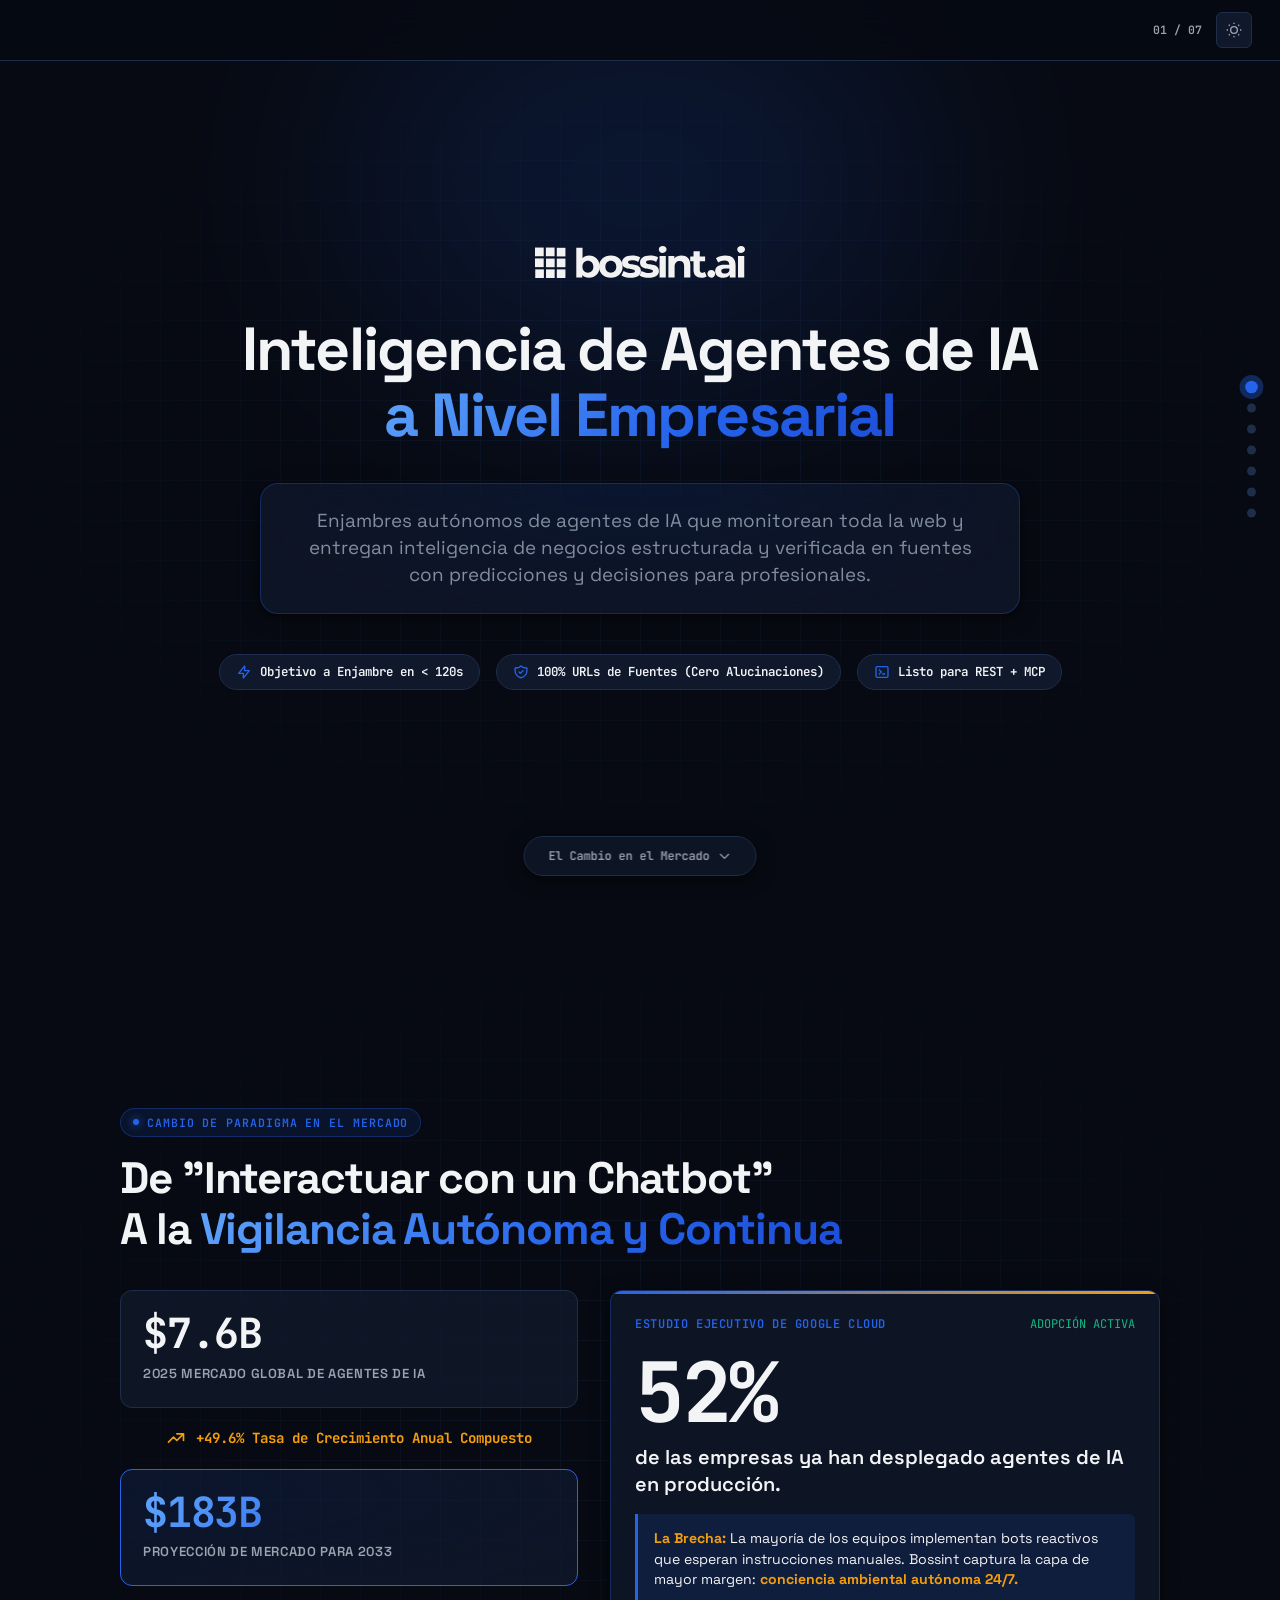
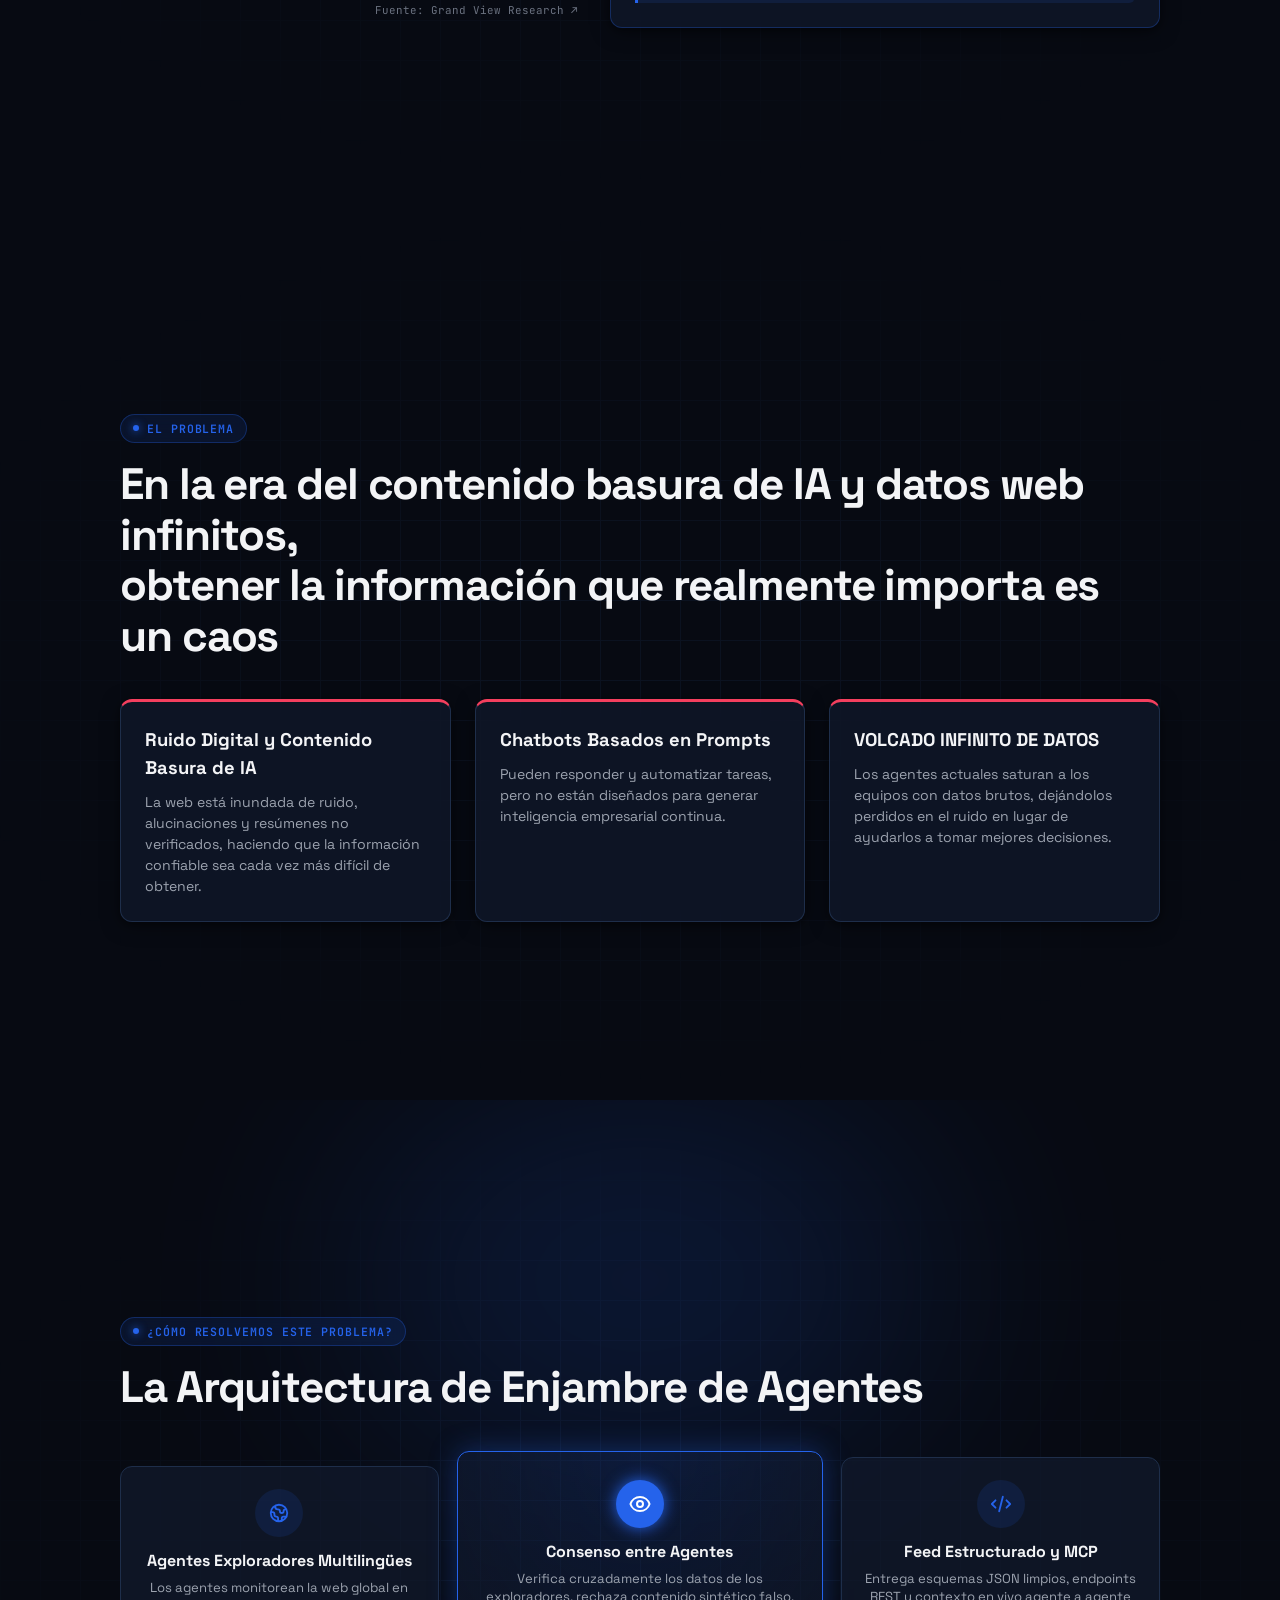
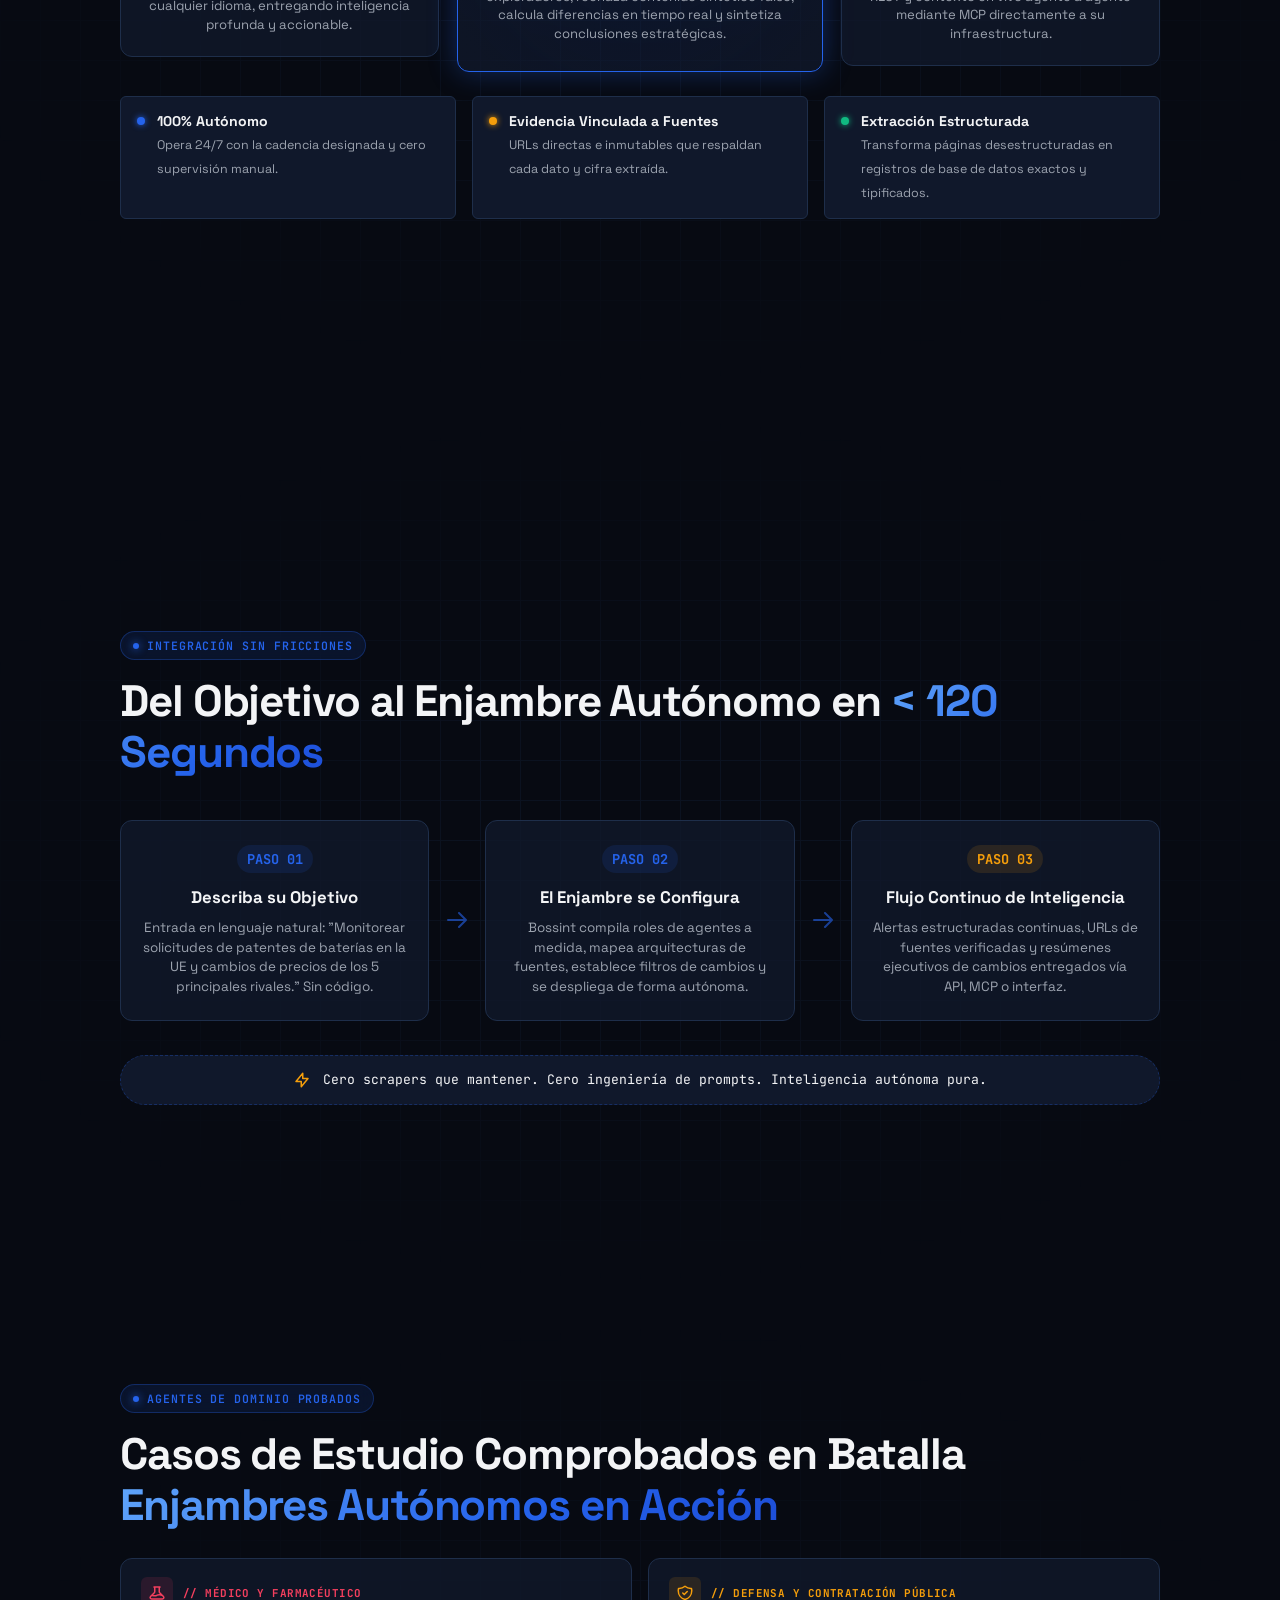
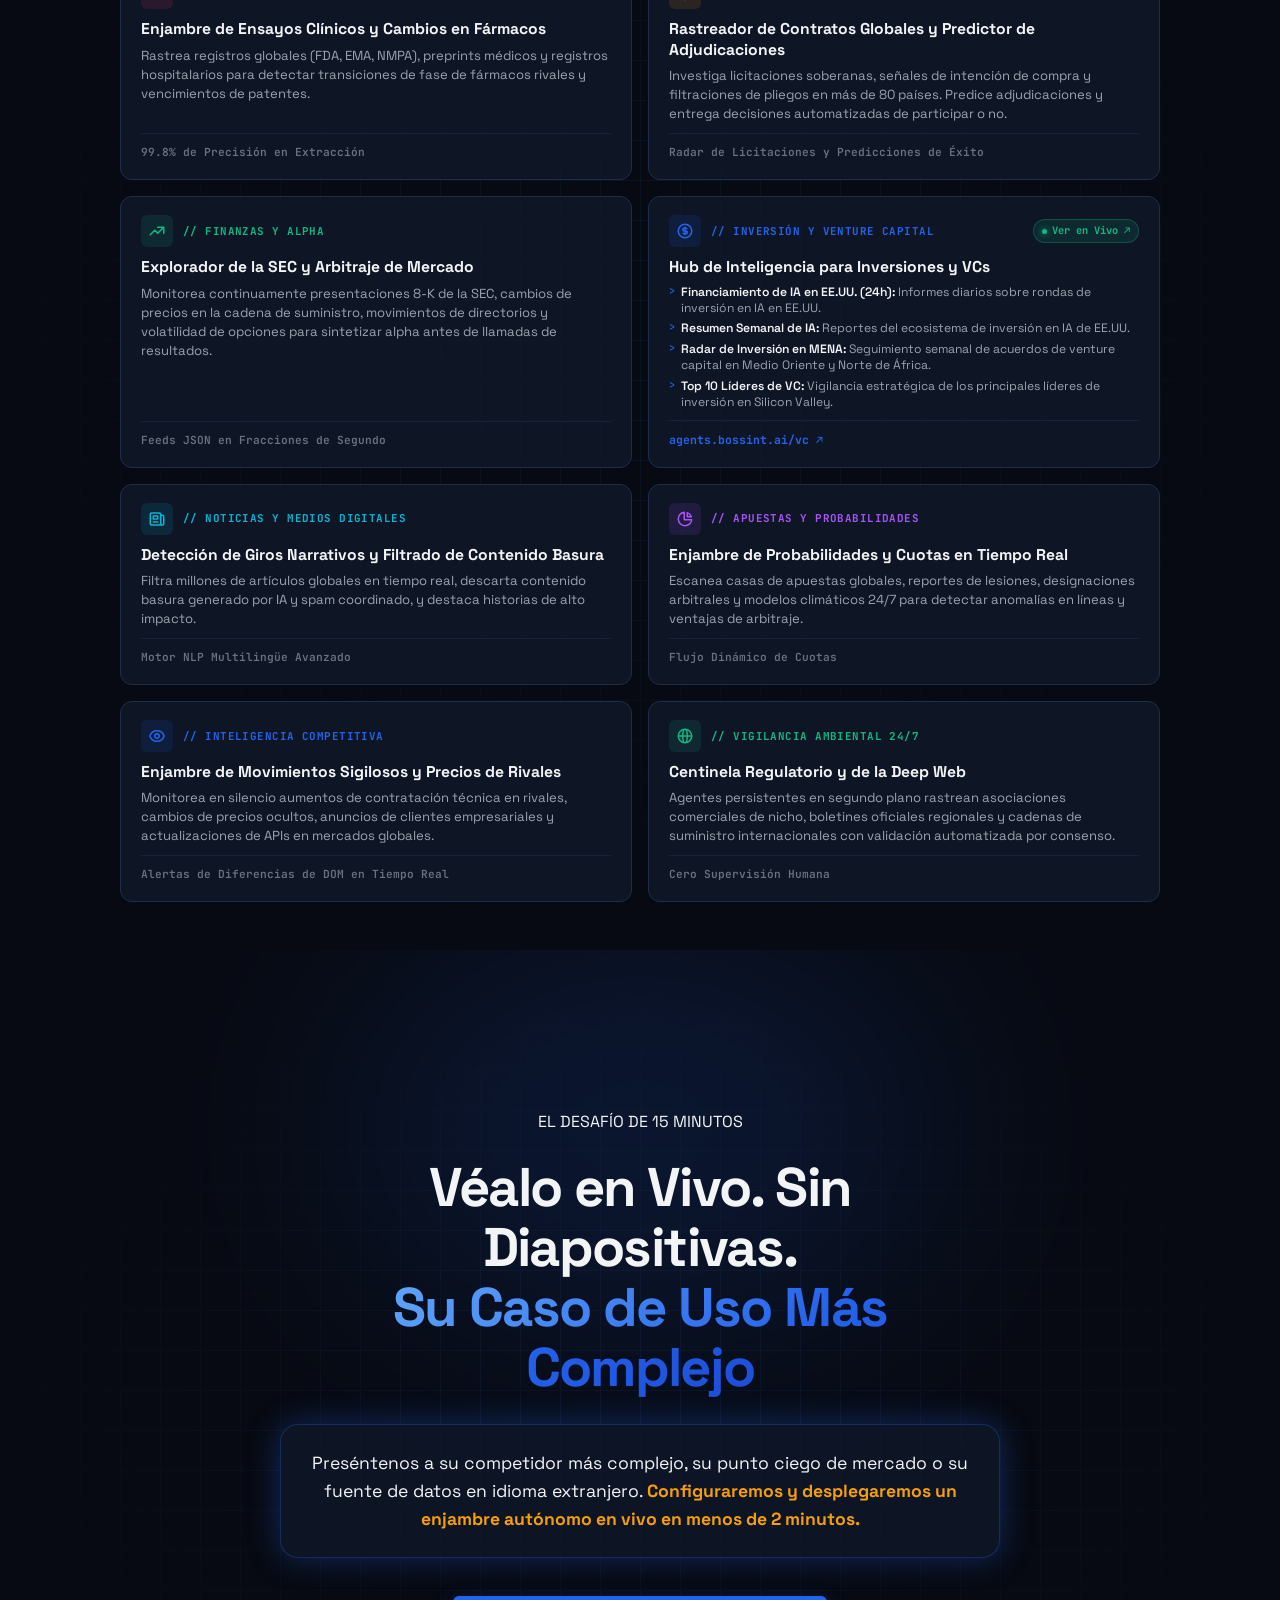
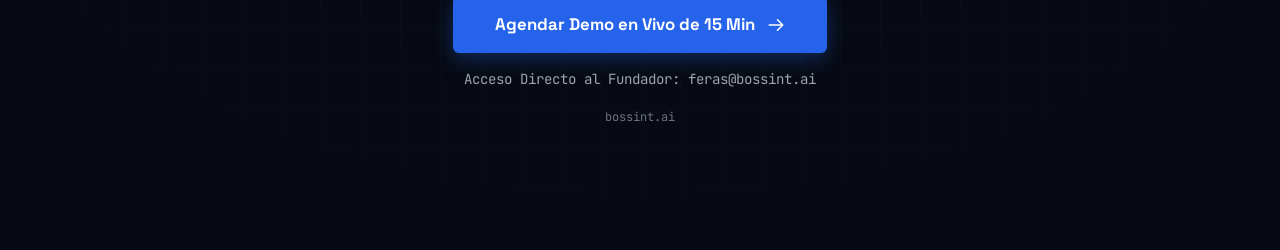
<file: es.html>
<!DOCTYPE html>
<html lang="es" data-theme="dark">
<head>
  <meta charset="UTF-8">
  <meta name="viewport" content="width=device-width, initial-scale=1.0">
  <title>Bossint AI — Inteligencia de Agentes de IA a Nivel Empresarial</title>
  <meta name="description" content="Enjambres autónomos de agentes de IA que monitorean toda la web y entregan inteligencia de negocios estructurada y verificada en fuentes con predicciones y decisiones, 24/7.">
  <link rel="stylesheet" href="teaser-04.css">
</head>
<body>

  <!-- TOP BAR -->
  <header class="topbar">
    <div class="topbar-left">
      <a href="#p-cover" class="topbar-logo-link hide-on-cover" aria-label="Bossint AI Inicio">
        <img src="BOSSINT-NEW-LOGO.svg" alt="Bossint AI" class="topbar-logo">
      </a>
    </div>

    <div class="topbar-actions">
      <span class="topbar-page-indicator" id="page-indicator">01 / 07</span>
      <button class="theme-toggle" id="theme-toggle" aria-label="Cambiar tema">
        <svg id="icon-sun" xmlns="http://www.w3.org/2000/svg" fill="none" viewBox="0 0 24 24" stroke="currentColor" stroke-width="2"><circle cx="12" cy="12" r="5"/><line x1="12" y1="1" x2="12" y2="3"/><line x1="12" y1="21" x2="12" y2="23"/><line x1="4.22" y1="4.22" x2="5.64" y2="5.64"/><line x1="18.36" y1="18.36" x2="19.78" y2="19.78"/><line x1="1" y1="12" x2="3" y2="12"/><line x1="21" y1="12" x2="23" y2="12"/><line x1="4.22" y1="19.78" x2="5.64" y2="18.36"/><line x1="18.36" y1="5.64" x2="19.78" y2="4.22"/></svg>
        <svg id="icon-moon" style="display:none" xmlns="http://www.w3.org/2000/svg" fill="none" viewBox="0 0 24 24" stroke="currentColor" stroke-width="2"><path d="M21 12.79A9 9 0 1 1 11.21 3 7 7 0 0 0 21 12.79z"/></svg>
      </button>
    </div>
  </header>

  <!-- Scroll Progress -->
  <div class="scroll-progress" id="scroll-progress"></div>

  <!-- DOT NAVIGATION -->
  <nav class="dot-nav" aria-label="Navegación de secciones">
    <button class="dot-nav-item active" data-label="01 // Propuesta"></button>
    <button class="dot-nav-item" data-label="02 // Mercado"></button>
    <button class="dot-nav-item" data-label="03 // El Problema"></button>
    <button class="dot-nav-item" data-label="04 // Arquitectura"></button>
    <button class="dot-nav-item" data-label="05 // Flujo 120s"></button>
    <button class="dot-nav-item" data-label="06 // Casos de Uso"></button>
    <button class="dot-nav-item" data-label="07 // El Desafío"></button>
  </nav>


  <!-- ================================================
       SLIDE 1 — THE HOOK & VALUE PROP
       ================================================ -->
  <section class="page page-hero" id="p-cover">
    <div class="bg-grid"></div>
    <div class="bg-ambient-glow glow-cobalt"></div>

    <div class="page-inner hero-wrapper">
      <div class="hero-logo-wrap reveal">
        <img src="BOSSINT-NEW-LOGO.svg" alt="Bossint AI" class="hero-logo">
      </div>

      <h1 class="hero-title reveal reveal-delay-1">
        Inteligencia de Agentes de IA<br>
        <span class="grad-blue">a Nivel Empresarial</span>
      </h1>

      <div class="t2-card hero-sub-box reveal reveal-delay-2">
        <p class="hero-sub-lead">
          Enjambres autónomos de agentes de IA que monitorean toda la web y entregan inteligencia de negocios estructurada y verificada en fuentes con predicciones y decisiones para profesionales.
        </p>
      </div>

      <div class="hero-signals reveal reveal-delay-3">
        <div class="hero-pill">
          <svg xmlns="http://www.w3.org/2000/svg" width="16" height="16" fill="none" viewBox="0 0 24 24" stroke="currentColor" stroke-width="2"><path stroke-linecap="round" stroke-linejoin="round" d="M13 10V3L4 14h7v7l9-11h-7z"/></svg>
          Objetivo a Enjambre en &lt; 120s
        </div>
        <div class="hero-pill">
          <svg xmlns="http://www.w3.org/2000/svg" width="16" height="16" fill="none" viewBox="0 0 24 24" stroke="currentColor" stroke-width="2"><path stroke-linecap="round" stroke-linejoin="round" d="M9 12l2 2 4-4m5.618-4.016A11.955 11.955 0 0112 2.944a11.955 11.955 0 01-8.618 3.04A12.02 12.02 0 003 9c0 5.591 3.824 10.29 9 11.622 5.176-1.332 9-6.03 9-11.622 0-1.042-.133-2.052-.382-3.016z"/></svg>
          100% URLs de Fuentes (Cero Alucinaciones)
        </div>
        <div class="hero-pill">
          <svg xmlns="http://www.w3.org/2000/svg" width="16" height="16" fill="none" viewBox="0 0 24 24" stroke="currentColor" stroke-width="2"><path stroke-linecap="round" stroke-linejoin="round" d="M8 9l3 3-3 3m5 0h3M5 20h14a2 2 0 002-2V6a2 2 0 00-2-2H5a2 2 0 00-2 2v12a2 2 0 002 2z"/></svg>
          Listo para REST + MCP
        </div>
      </div>
    </div>

    <a href="#p-market" class="scroll-hint-bar" aria-label="Siguiente sección">
      <span>El Cambio en el Mercado</span>
      <svg xmlns="http://www.w3.org/2000/svg" width="14" height="14" fill="none" viewBox="0 0 24 24" stroke="currentColor" stroke-width="2"><path stroke-linecap="round" stroke-linejoin="round" d="M19 9l-7 7-7-7"/></svg>
    </a>
  </section>


  <!-- ================================================
       SLIDE 2 — THE MACRO WAVE & ASYMMETRY
       ================================================ -->
  <section class="page" id="p-market">
    <div class="bg-grid"></div>
    <div class="page-inner">
      <div class="tag-telemetry reveal">
        <span class="pulse-dot"></span>
        <span>CAMBIO DE PARADIGMA EN EL MERCADO</span>
      </div>
      <h2 class="headline reveal reveal-delay-1">
        De "Interactuar con un Chatbot"<br>
        A la <span class="grad-blue">Vigilancia Autónoma y Continua</span>
      </h2>

      <div class="market-grid reveal reveal-delay-2">
        <!-- Left: TAM Surge -->
        <div class="tam-container">
          <div class="stat-box">
            <span class="stat-num">$7.6B</span>
            <span class="stat-title">2025 Mercado Global de Agentes de IA</span>
          </div>

          <div class="cagr-badge-row">
            <svg xmlns="http://www.w3.org/2000/svg" width="20" height="20" fill="none" viewBox="0 0 24 24" stroke="currentColor" stroke-width="2"><path stroke-linecap="round" stroke-linejoin="round" d="M13 7h8m0 0v8m0-8l-8 8-4-4-6 6"/></svg>
            <span>+49.6% Tasa de Crecimiento Anual Compuesto</span>
          </div>

          <div class="stat-box featured">
            <span class="stat-num grad-blue">$183B</span>
            <span class="stat-title">Proyección de Mercado para 2033</span>
          </div>

          <a href="https://www.grandviewresearch.com/industry-analysis/ai-agents-market-report" target="_blank" rel="noopener" class="stat-source-link">
            Fuente: Grand View Research ↗
          </a>
        </div>

        <!-- Right: The 52% Insight Card -->
        <div class="t2-card insight-card">
          <div>
            <div class="insight-top">
              <span class="insight-source">Estudio Ejecutivo de Google Cloud</span>
              <span class="mono" style="font-size:0.75rem; color:var(--emerald);">ADOPCIÓN ACTIVA</span>
            </div>
            
            <div class="insight-metric-hero">52%</div>
            <h3 class="insight-heading">de las empresas ya han desplegado agentes de IA en producción.</h3>
          </div>

          <div class="thesis-callout">
            <strong>La Brecha:</strong> La mayoría de los equipos implementan bots reactivos que esperan instrucciones manuales. Bossint captura la capa de mayor margen: <strong>conciencia ambiental autónoma 24/7.</strong>
          </div>
        </div>
      </div>
    </div>
  </section>


  <!-- ================================================
       SLIDE 3 — THE PROBLEM: AI SLOP & CHAOTIC NOISE
       ================================================ -->
  <section class="page" id="p-paradigm">
    <div class="bg-grid"></div>
    <div class="page-inner">
      <div class="tag-telemetry reveal">
        <span class="pulse-dot"></span>
        <span>EL PROBLEMA</span>
      </div>
      <h2 class="headline reveal reveal-delay-1">
        En la era del contenido basura de IA y datos web infinitos,<br>
        obtener la información que realmente importa es un caos
      </h2>

      <div class="problem-grid-3 stagger-children">
        <!-- Card 1: AI Slop & Web Chaos -->
        <div class="t2-card failure-card">
          <div class="failure-card-body">
            <h3>Ruido Digital y Contenido Basura de IA</h3>
            <p>La web está inundada de ruido, alucinaciones y resúmenes no verificados, haciendo que la información confiable sea cada vez más difícil de obtener.</p>
          </div>
        </div>

        <!-- Card 2: Prompt-Based Chatbots -->
        <div class="t2-card failure-card">
          <div class="failure-card-body">
            <h3>Chatbots Basados en Prompts</h3>
            <p>Pueden responder y automatizar tareas, pero no están diseñados para generar inteligencia empresarial continua.</p>
          </div>
        </div>

        <!-- Card 3: Endless Data Dump -->
        <div class="t2-card failure-card">
          <div class="failure-card-body">
            <h3>VOLCADO INFINITO DE DATOS</h3>
            <p>Los agentes actuales saturan a los equipos con datos brutos, dejándolos perdidos en el ruido en lugar de ayudarlos a tomar mejores decisiones.</p>
          </div>
        </div>
      </div>
    </div>
  </section>


  <!-- ================================================
       SLIDE 4 — THE AGENT SWARM ARCHITECTURE
       ================================================ -->
  <section class="page" id="p-architecture">
    <div class="bg-grid"></div>
    <div class="bg-ambient-glow glow-cobalt"></div>

    <div class="page-inner">
      <div class="tag-telemetry reveal">
        <span class="pulse-dot"></span>
        <span>¿Cómo resolvemos este problema?</span>
      </div>
      <h2 class="headline reveal reveal-delay-1">
        La Arquitectura de Enjambre de Agentes
      </h2>

      <!-- Swarm 3-tier node flow -->
      <div class="swarm-diagram reveal reveal-delay-2">
        <div class="swarm-node">
          <div class="node-icon-circle">
            <svg xmlns="http://www.w3.org/2000/svg" width="22" height="22" fill="none" viewBox="0 0 24 24" stroke="currentColor" stroke-width="2"><path stroke-linecap="round" stroke-linejoin="round" d="M3.055 11H5a2 2 0 012 2v1a2 2 0 002 2 2 2 0 012 2v2.945M8 3.935V5.5A2.5 2.5 0 0010.5 8h.5a2 2 0 012 2 2 2 0 104 0 2 2 0 012-2h1.064M15 20.488V18a2 2 0 012-2h3.064M21 12a9 9 0 11-18 0 9 9 0 0118 0z"/></svg>
          </div>
          <h4>Agentes Exploradores Multilingües</h4>
          <p>Los agentes monitorean la web global en cualquier idioma, entregando inteligencia profunda y accionable.</p>
        </div>

        <div class="swarm-node center-brain">
          <div class="node-icon-circle">
            <svg xmlns="http://www.w3.org/2000/svg" width="24" height="24" fill="none" viewBox="0 0 24 24" stroke="currentColor" stroke-width="2"><path stroke-linecap="round" stroke-linejoin="round" d="M15 12a3 3 0 11-6 0 3 3 0 016 0z"/><path stroke-linecap="round" stroke-linejoin="round" d="M2.458 12C3.732 7.943 7.523 5 12 5c4.478 0 8.268 2.943 9.542 7-1.274 4.057-5.064 7-9.542 7-4.477 0-8.268-2.943-9.542-7z"/></svg>
          </div>
          <h4>Consenso entre Agentes</h4>
          <p>Verifica cruzadamente los datos de los exploradores, rechaza contenido sintético falso, calcula diferencias en tiempo real y sintetiza conclusiones estratégicas.</p>
        </div>

        <div class="swarm-node">
          <div class="node-icon-circle">
            <svg xmlns="http://www.w3.org/2000/svg" width="22" height="22" fill="none" viewBox="0 0 24 24" stroke="currentColor" stroke-width="2"><path stroke-linecap="round" stroke-linejoin="round" d="M10 20l4-16m4 4l4 4-4 4M6 16l-4-4 4-4"/></svg>
          </div>
          <h4>Feed Estructurado y MCP</h4>
          <p>Entrega esquemas JSON limpios, endpoints REST y contexto en vivo agente a agente mediante MCP directamente a su infraestructura.</p>
        </div>
      </div>

      <!-- Core Defensibility Pillars -->
      <div class="swarm-pillars reveal reveal-delay-3">
        <div class="pillar-item">
          <span class="pillar-dot"></span>
          <div>
            <strong>100% Autónomo</strong>
            <span>Opera 24/7 con la cadencia designada y cero supervisión manual.</span>
          </div>
        </div>
        <div class="pillar-item">
          <span class="pillar-dot" style="background:var(--amber); box-shadow:0 0 6px var(--amber);"></span>
          <div>
            <strong>Evidencia Vinculada a Fuentes</strong>
            <span>URLs directas e inmutables que respaldan cada dato y cifra extraída.</span>
          </div>
        </div>
        <div class="pillar-item">
          <span class="pillar-dot" style="background:var(--emerald); box-shadow:0 0 6px var(--emerald);"></span>
          <div>
            <strong>Extracción Estructurada</strong>
            <span>Transforma páginas desestructuradas en registros de base de datos exactos y tipificados.</span>
          </div>
        </div>
      </div>
    </div>
  </section>


  <!-- ================================================
       SLIDE 5 — 120-SECOND GOAL-TO-AGENT PIPELINE
       ================================================ -->
  <section class="page" id="p-pipeline">
    <div class="bg-grid"></div>
    <div class="page-inner">
      <div class="tag-telemetry reveal">
        <span class="pulse-dot"></span>
        <span>INTEGRACIÓN SIN FRICCIONES</span>
      </div>
      <h2 class="headline reveal reveal-delay-1">
        Del Objetivo al Enjambre Autónomo en <span class="grad-blue">&lt; 120 Segundos</span>
      </h2>

      <div class="pipeline-flow reveal reveal-delay-2">
        <div class="pipeline-step">
          <span class="pipeline-step-num">PASO 01</span>
          <h3>Describa su Objetivo</h3>
          <p>Entrada en lenguaje natural: "Monitorear solicitudes de patentes de baterías en la UE y cambios de precios de los 5 principales rivales." Sin código.</p>
        </div>

        <div class="pipeline-arrow">
          <svg xmlns="http://www.w3.org/2000/svg" width="24" height="24" fill="none" viewBox="0 0 24 24" stroke="currentColor" stroke-width="2"><path stroke-linecap="round" stroke-linejoin="round" d="M14 5l7 7m0 0l-7 7m7-7H3"/></svg>
        </div>

        <div class="pipeline-step">
          <span class="pipeline-step-num">PASO 02</span>
          <h3>El Enjambre se Configura</h3>
          <p>Bossint compila roles de agentes a medida, mapea arquitecturas de fuentes, establece filtros de cambios y se despliega de forma autónoma.</p>
        </div>

        <div class="pipeline-arrow">
          <svg xmlns="http://www.w3.org/2000/svg" width="24" height="24" fill="none" viewBox="0 0 24 24" stroke="currentColor" stroke-width="2"><path stroke-linecap="round" stroke-linejoin="round" d="M14 5l7 7m0 0l-7 7m7-7H3"/></svg>
        </div>

        <div class="pipeline-step step-final">
          <span class="pipeline-step-num">PASO 03</span>
          <h3>Flujo Continuo de Inteligencia</h3>
          <p>Alertas estructuradas continuas, URLs de fuentes verificadas y resúmenes ejecutivos de cambios entregados vía API, MCP o interfaz.</p>
        </div>
      </div>

      <div class="pipeline-footer-banner reveal reveal-delay-3">
        <svg xmlns="http://www.w3.org/2000/svg" width="18" height="18" fill="none" viewBox="0 0 24 24" stroke="currentColor" stroke-width="2"><path stroke-linecap="round" stroke-linejoin="round" d="M13 10V3L4 14h7v7l9-11h-7z"/></svg>
        <span>Cero scrapers que mantener. Cero ingeniería de prompts. Inteligencia autónoma pura.</span>
      </div>
    </div>
  </section>


  <!-- ================================================
       SLIDE 6 — DOMAIN AGENT CASE STUDIES
       ================================================ -->
  <section class="page page-cases" id="p-traction">
    <div class="bg-grid"></div>
    <div class="page-inner">
      <div class="tag-telemetry reveal">
        <span class="pulse-dot"></span>
        <span>AGENTES DE DOMINIO PROBADOS</span>
      </div>
      <h2 class="headline reveal reveal-delay-1">
        Casos de Estudio Comprobados en Batalla<br>
        <span class="grad-blue">Enjambres Autónomos en Acción</span>
      </h2>

      <div class="cases-grid stagger-children">
        <!-- 1. Medical & Pharma -->
        <div class="case-card">
          <div class="case-card-header">
            <div class="case-icon icon-rose">
              <svg xmlns="http://www.w3.org/2000/svg" width="18" height="18" fill="none" viewBox="0 0 24 24" stroke="currentColor" stroke-width="2"><path stroke-linecap="round" stroke-linejoin="round" d="M19.428 15.428a2 2 0 00-1.022-.547l-2.387-.477a6 6 0 00-3.86.517l-.318.158a6 6 0 01-3.86.517L6.05 15.21a2 2 0 00-1.806.547M8 4h8l-1 1v5.172a2 2 0 00.586 1.414l5 5c1.26 1.26.367 3.414-1.415 3.414H4.828c-1.782 0-2.674-2.154-1.414-3.414l5-5A2 2 0 009 10.172V5L8 4z"/></svg>
            </div>
            <span class="case-domain-tag tag-rose">// MÉDICO Y FARMACÉUTICO</span>
          </div>
          <div class="case-card-body">
            <h3>Enjambre de Ensayos Clínicos y Cambios en Fármacos</h3>
            <p>Rastrea registros globales (FDA, EMA, NMPA), preprints médicos y registros hospitalarios para detectar transiciones de fase de fármacos rivales y vencimientos de patentes.</p>
          </div>
          <div class="case-card-footer">
            <span class="case-metric-pill">99.8% de Precisión en Extracción</span>
          </div>
        </div>

        <!-- 2. Defense & Global Procurement -->
        <div class="case-card">
          <div class="case-card-header">
            <div class="case-icon icon-amber">
              <svg xmlns="http://www.w3.org/2000/svg" width="18" height="18" fill="none" viewBox="0 0 24 24" stroke="currentColor" stroke-width="2"><path stroke-linecap="round" stroke-linejoin="round" d="M9 12l2 2 4-4m5.618-4.016A11.955 11.955 0 0112 2.944a11.955 11.955 0 01-8.618 3.04A12.02 12.02 0 003 9c0 5.591 3.824 10.29 9 11.622 5.176-1.332 9-6.03 9-11.622 0-1.042-.133-2.052-.382-3.016z"/></svg>
            </div>
            <span class="case-domain-tag tag-amber">// DEFENSA Y CONTRATACIÓN PÚBLICA</span>
          </div>
          <div class="case-card-body">
            <h3>Rastreador de Contratos Globales y Predictor de Adjudicaciones</h3>
            <p>Investiga licitaciones soberanas, señales de intención de compra y filtraciones de pliegos en más de 80 países. Predice adjudicaciones y entrega decisiones automatizadas de participar o no.</p>
          </div>
          <div class="case-card-footer">
            <span class="case-metric-pill">Radar de Licitaciones y Predicciones de Éxito</span>
          </div>
        </div>

        <!-- 3. Finance & Capital Markets -->
        <div class="case-card">
          <div class="case-card-header">
            <div class="case-icon icon-emerald">
              <svg xmlns="http://www.w3.org/2000/svg" width="18" height="18" fill="none" viewBox="0 0 24 24" stroke="currentColor" stroke-width="2"><path stroke-linecap="round" stroke-linejoin="round" d="M13 7h8m0 0v8m0-8l-8 8-4-4-6 6"/></svg>
            </div>
            <span class="case-domain-tag tag-emerald">// FINANZAS Y ALPHA</span>
          </div>
          <div class="case-card-body">
            <h3>Explorador de la SEC y Arbitraje de Mercado</h3>
            <p>Monitorea continuamente presentaciones 8-K de la SEC, cambios de precios en la cadena de suministro, movimientos de directorios y volatilidad de opciones para sintetizar alpha antes de llamadas de resultados.</p>
          </div>
          <div class="case-card-footer">
            <span class="case-metric-pill">Feeds JSON en Fracciones de Segundo</span>
          </div>
        </div>

        <!-- 4. Investment & VCs -->
        <div class="case-card">
          <div class="case-card-header">
            <div class="case-icon icon-cobalt">
              <svg xmlns="http://www.w3.org/2000/svg" width="18" height="18" fill="none" viewBox="0 0 24 24" stroke="currentColor" stroke-width="2"><path stroke-linecap="round" stroke-linejoin="round" d="M12 8c-1.657 0-3 .895-3 2s1.343 2 3 2 3 .895 3 2-1.343 2-3 2m0-8c1.11 0 2.08.402 2.599 1M12 8V7m0 1v8m0 0v1m0-1c-1.11 0-2.08-.402-2.599-1M21 12a9 9 0 11-18 0 9 9 0 0118 0z"/></svg>
            </div>
            <span class="case-domain-tag tag-cobalt">// INVERSIÓN Y VENTURE CAPITAL</span>
            <a href="https://agents.bossint.ai/vc" target="_blank" rel="noopener" class="case-live-tag" title="Abrir agentes de VC en vivo">
              <span class="pulse-emerald-sm"></span> Ver en Vivo ↗
            </a>
          </div>
          <div class="case-card-body">
            <h3>Hub de Inteligencia para Inversiones y VCs</h3>
            <ul class="case-agent-list">
              <li><span class="case-agent-bullet">›</span> <span><strong>Financiamiento de IA en EE.UU. (24h):</strong> Informes diarios sobre rondas de inversión en IA en EE.UU.</span></li>
              <li><span class="case-agent-bullet">›</span> <span><strong>Resumen Semanal de IA:</strong> Reportes del ecosistema de inversión en IA de EE.UU.</span></li>
              <li><span class="case-agent-bullet">›</span> <span><strong>Radar de Inversión en MENA:</strong> Seguimiento semanal de acuerdos de venture capital en Medio Oriente y Norte de África.</span></li>
              <li><span class="case-agent-bullet">›</span> <span><strong>Top 10 Líderes de VC:</strong> Vigilancia estratégica de los principales líderes de inversión en Silicon Valley.</span></li>
            </ul>
          </div>
          <div class="case-card-footer">
            <a href="https://agents.bossint.ai/vc" target="_blank" rel="noopener" class="case-link-pill">
              <span>agents.bossint.ai/vc ↗</span>
            </a>
          </div>
        </div>

        <!-- 5. News & Digital Media -->
        <div class="case-card">
          <div class="case-card-header">
            <div class="case-icon icon-cyan">
              <svg xmlns="http://www.w3.org/2000/svg" width="18" height="18" fill="none" viewBox="0 0 24 24" stroke="currentColor" stroke-width="2"><path stroke-linecap="round" stroke-linejoin="round" d="M19 20H5a2 2 0 01-2-2V6a2 2 0 012-2h10a2 2 0 012 2v1m2 13a2 2 0 01-2-2V7m2 13a2 2 0 002-2V9a2 2 0 00-2-2h-2m-4-3H9M7 16h6M7 8h6v4H7V8z"/></svg>
            </div>
            <span class="case-domain-tag tag-cyan">// NOTICIAS Y MEDIOS DIGITALES</span>
          </div>
          <div class="case-card-body">
            <h3>Detección de Giros Narrativos y Filtrado de Contenido Basura</h3>
            <p>Filtra millones de artículos globales en tiempo real, descarta contenido basura generado por IA y spam coordinado, y destaca historias de alto impacto.</p>
          </div>
          <div class="case-card-footer">
            <span class="case-metric-pill">Motor NLP Multilingüe Avanzado</span>
          </div>
        </div>

        <!-- 6. Betting Data & Probability -->
        <div class="case-card">
          <div class="case-card-header">
            <div class="case-icon icon-purple">
              <svg xmlns="http://www.w3.org/2000/svg" width="18" height="18" fill="none" viewBox="0 0 24 24" stroke="currentColor" stroke-width="2"><path stroke-linecap="round" stroke-linejoin="round" d="M11 3.055A9.001 9.001 0 1020.945 13H11V3.055z"/><path stroke-linecap="round" stroke-linejoin="round" d="M20.488 9H15V3.512A9.025 9.025 0 0120.488 9z"/></svg>
            </div>
            <span class="case-domain-tag tag-purple">// APUESTAS Y PROBABILIDADES</span>
          </div>
          <div class="case-card-body">
            <h3>Enjambre de Probabilidades y Cuotas en Tiempo Real</h3>
            <p>Escanea casas de apuestas globales, reportes de lesiones, designaciones arbitrales y modelos climáticos 24/7 para detectar anomalías en líneas y ventajas de arbitraje.</p>
          </div>
          <div class="case-card-footer">
            <span class="case-metric-pill">Flujo Dinámico de Cuotas</span>
          </div>
        </div>

        <!-- 7. Competitor Intelligence -->
        <div class="case-card">
          <div class="case-card-header">
            <div class="case-icon icon-cobalt">
              <svg xmlns="http://www.w3.org/2000/svg" width="18" height="18" fill="none" viewBox="0 0 24 24" stroke="currentColor" stroke-width="2"><path stroke-linecap="round" stroke-linejoin="round" d="M15 12a3 3 0 11-6 0 3 3 0 016 0z"/><path stroke-linecap="round" stroke-linejoin="round" d="M2.458 12C3.732 7.943 7.523 5 12 5c4.478 0 8.268 2.943 9.542 7-1.274 4.057-5.064 7-9.542 7-4.477 0-8.268-2.943-9.542-7z"/></svg>
            </div>
            <span class="case-domain-tag tag-cobalt">// INTELIGENCIA COMPETITIVA</span>
          </div>
          <div class="case-card-body">
            <h3>Enjambre de Movimientos Sigilosos y Precios de Rivales</h3>
            <p>Monitorea en silencio aumentos de contratación técnica en rivales, cambios de precios ocultos, anuncios de clientes empresariales y actualizaciones de APIs en mercados globales.</p>
          </div>
          <div class="case-card-footer">
            <span class="case-metric-pill">Alertas de Diferencias de DOM en Tiempo Real</span>
          </div>
        </div>

        <!-- 8. Continuous Web Surveillance -->
        <div class="case-card">
          <div class="case-card-header">
            <div class="case-icon icon-emerald">
              <svg xmlns="http://www.w3.org/2000/svg" width="18" height="18" fill="none" viewBox="0 0 24 24" stroke="currentColor" stroke-width="2"><path stroke-linecap="round" stroke-linejoin="round" d="M21 12a9 9 0 01-9 9m9-9a9 9 0 00-9-9m9 9H3m9 9a9 9 0 01-9-9m9 9c1.657 0 3-4.03 3-9s-1.343-9-3-9m0 18c-1.657 0-3-4.03-3-9s1.343-9 3-9m-9 9a9 9 0 019-9"/></svg>
            </div>
            <span class="case-domain-tag tag-emerald">// VIGILANCIA AMBIENTAL 24/7</span>
          </div>
          <div class="case-card-body">
            <h3>Centinela Regulatorio y de la Deep Web</h3>
            <p>Agentes persistentes en segundo plano rastrean asociaciones comerciales de nicho, boletines oficiales regionales y cadenas de suministro internacionales con validación automatizada por consenso.</p>
          </div>
          <div class="case-card-footer">
            <span class="case-metric-pill">Cero Supervisión Humana</span>
          </div>
        </div>
      </div>
    </div>
  </section>


  <!-- ================================================
       SLIDE 7 — THE 15-MINUTE LIVE CHALLENGE (THE ASK)
       ================================================ -->
  <section class="page page-cta" id="p-cta">
    <div class="bg-grid"></div>
    <div class="bg-ambient-glow glow-cobalt"></div>

    <div class="page-inner page-cta-wrap">
      <div class="cta-tag-row reveal">
        <span class="badge-version">EL DESAFÍO DE 15 MINUTOS</span>
      </div>

      <h2 class="cta-hero-title reveal reveal-delay-1">
        Véalo en Vivo. Sin Diapositivas.<br>
        <span class="grad-blue">Su Caso de Uso Más Complejo</span>
      </h2>

      <div class="cta-sub-box reveal reveal-delay-2">
        <p>
          Preséntenos a su competidor más complejo, su punto ciego de mercado o su fuente de datos en idioma extranjero.
          <strong>Configuraremos y desplegaremos un enjambre autónomo en vivo en menos de 2 minutos.</strong>
        </p>
      </div>

      <div class="cta-actions-group reveal reveal-delay-3">
        <a href="https://calendar.app.google/Rc8s6AwhX7gqic929" target="_blank" rel="noopener noreferrer" class="cta-button-primary">
          <span>Agendar Demo en Vivo de 15 Min</span>
          <svg xmlns="http://www.w3.org/2000/svg" width="18" height="18" fill="none" viewBox="0 0 24 24" stroke="currentColor" stroke-width="2"><path stroke-linecap="round" stroke-linejoin="round" d="M14 5l7 7m0 0l-7 7m7-7H3"/></svg>
        </a>

        <a href="mailto:feras@bossint.ai" class="cta-direct-email">
          Acceso Directo al Fundador: feras@bossint.ai
        </a>
      </div>

      <div class="cta-meta-row reveal reveal-delay-4">
        <span>bossint.ai</span>
      </div>
    </div>
  </section>

  <script src="teaser-04.js"></script>
</body>
</html>
</file>
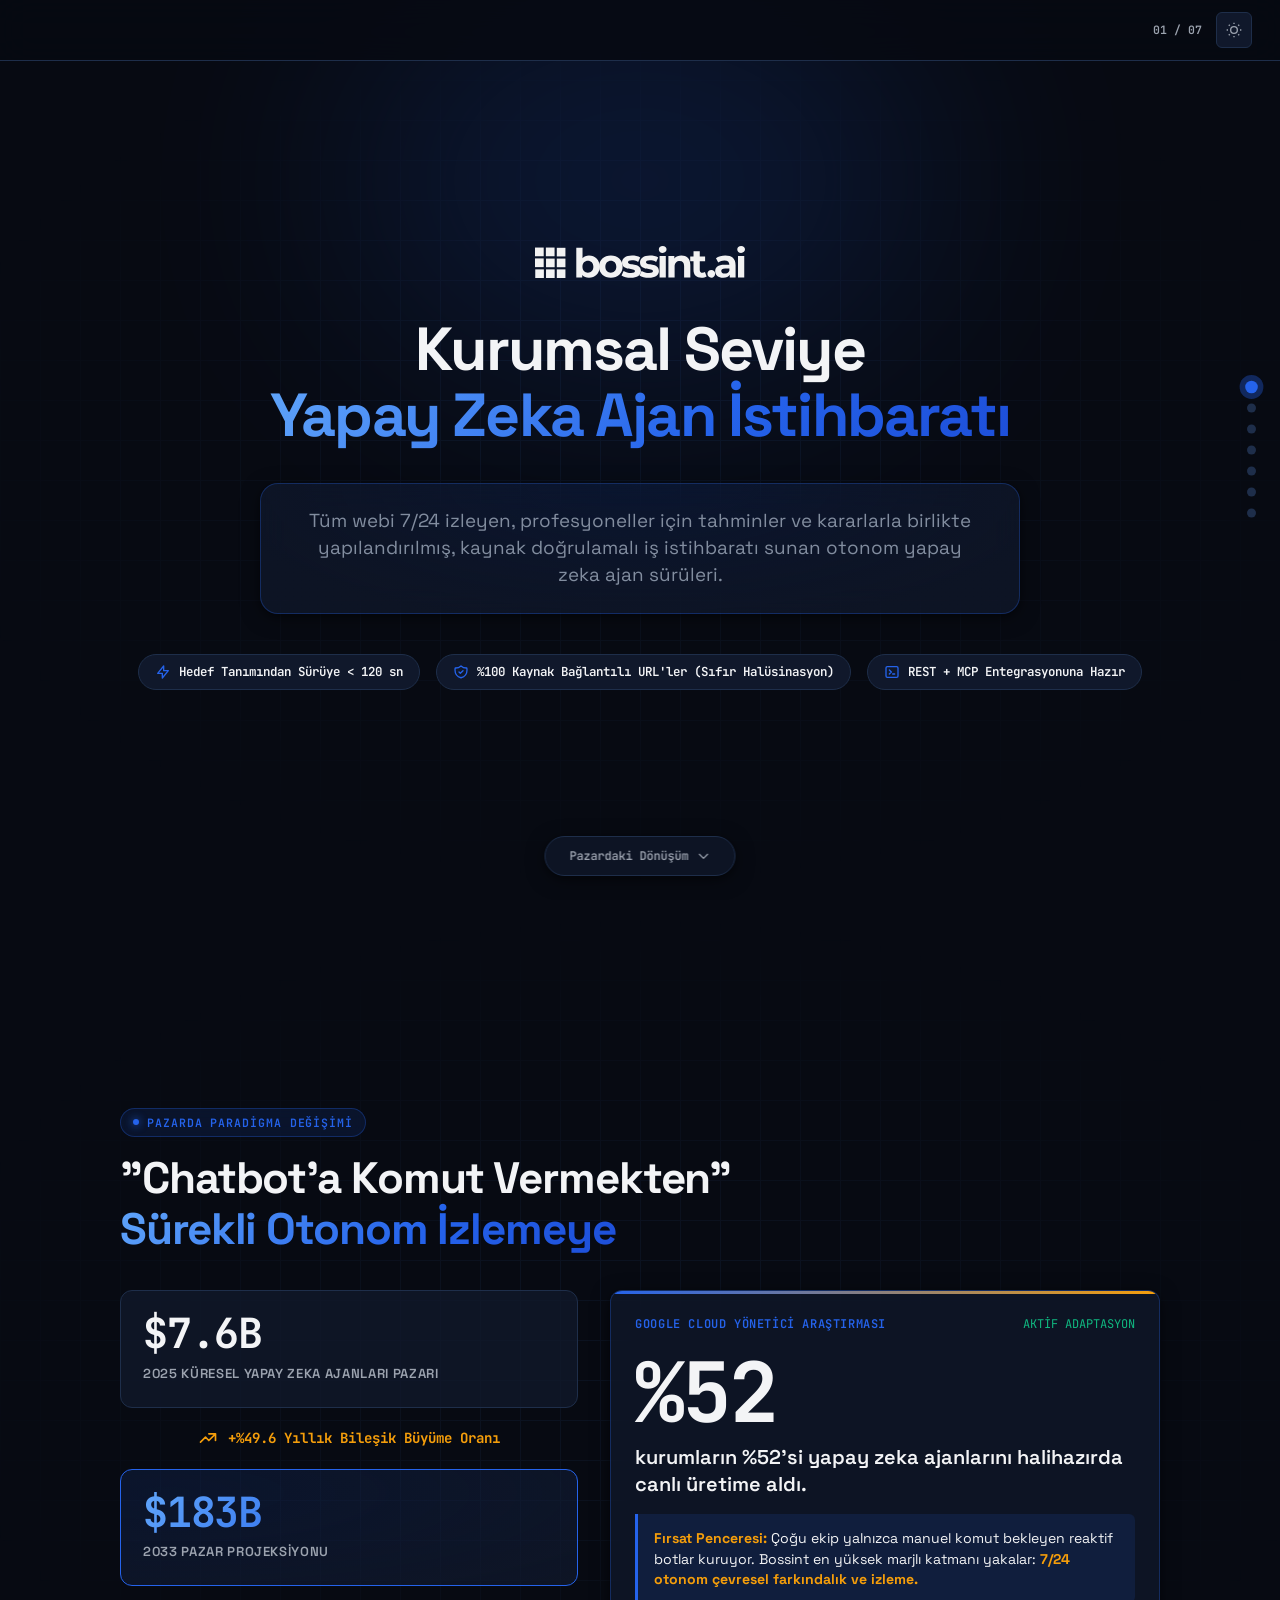
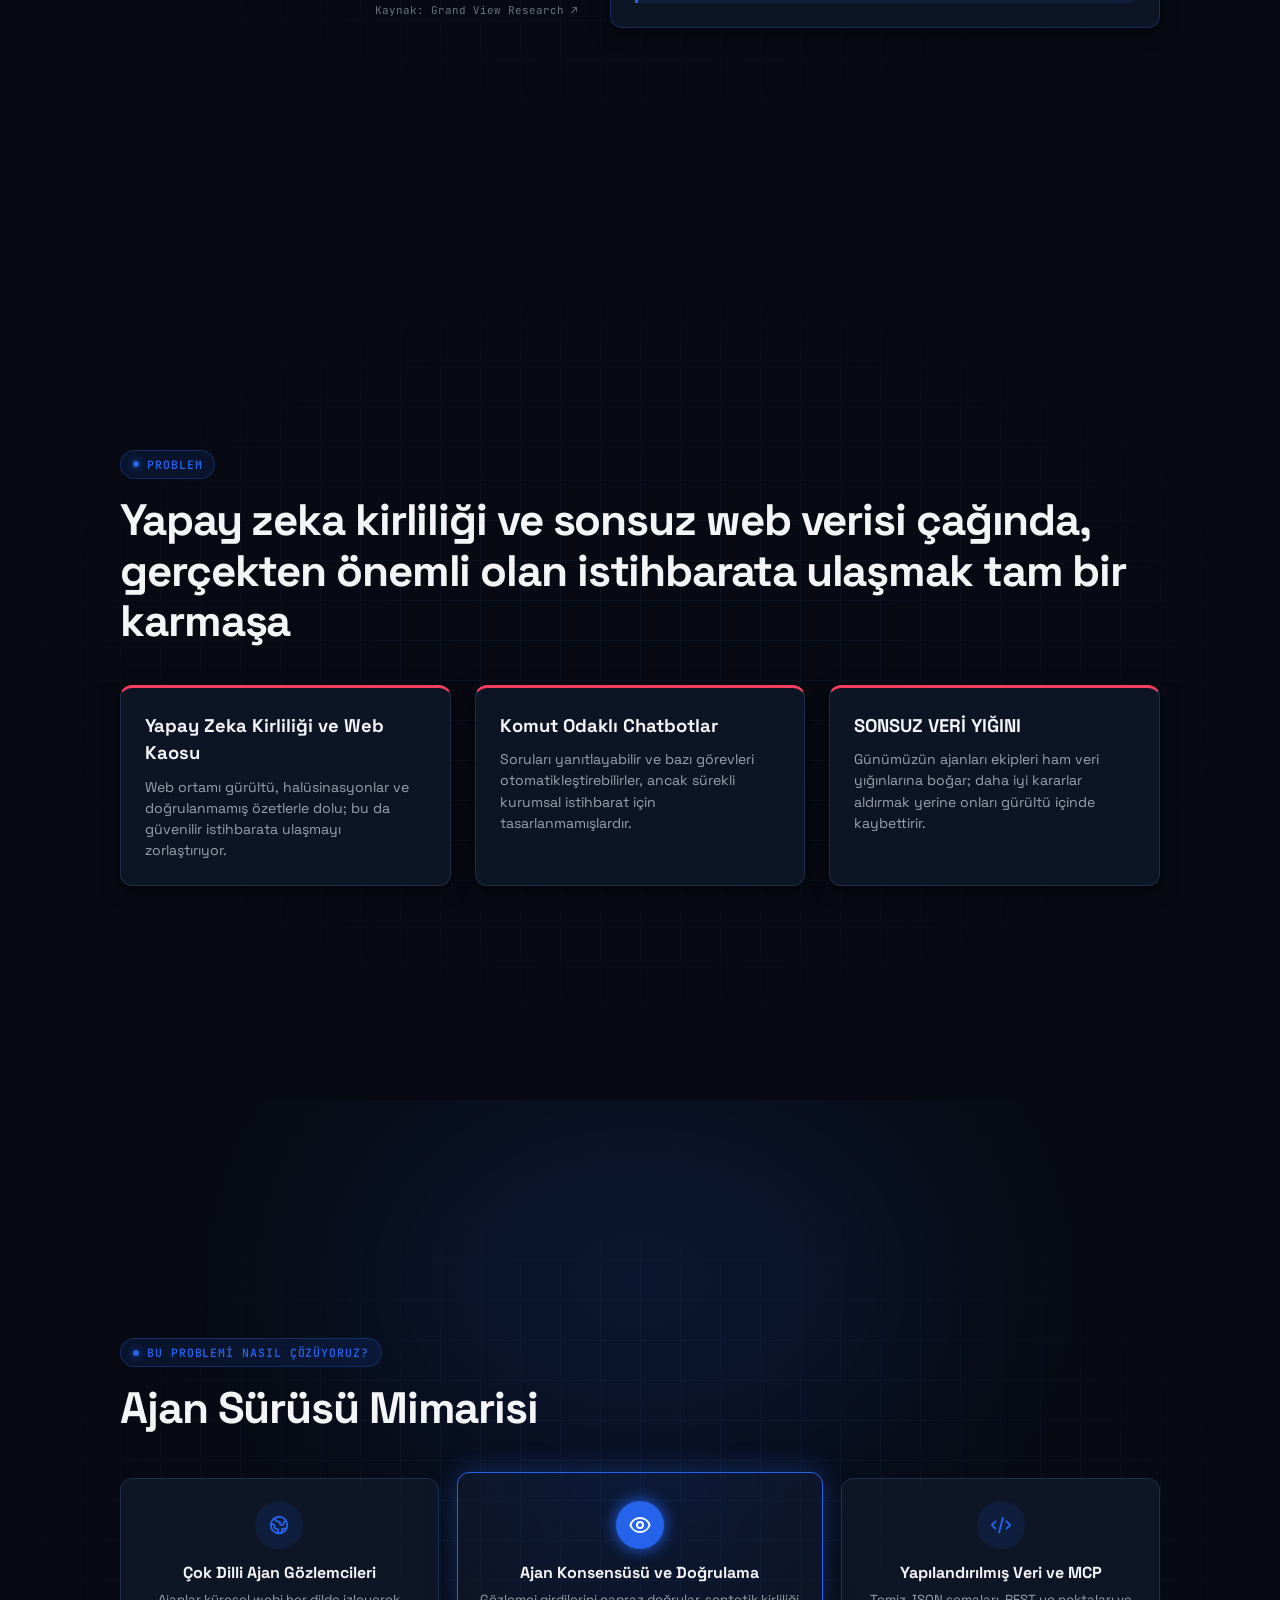
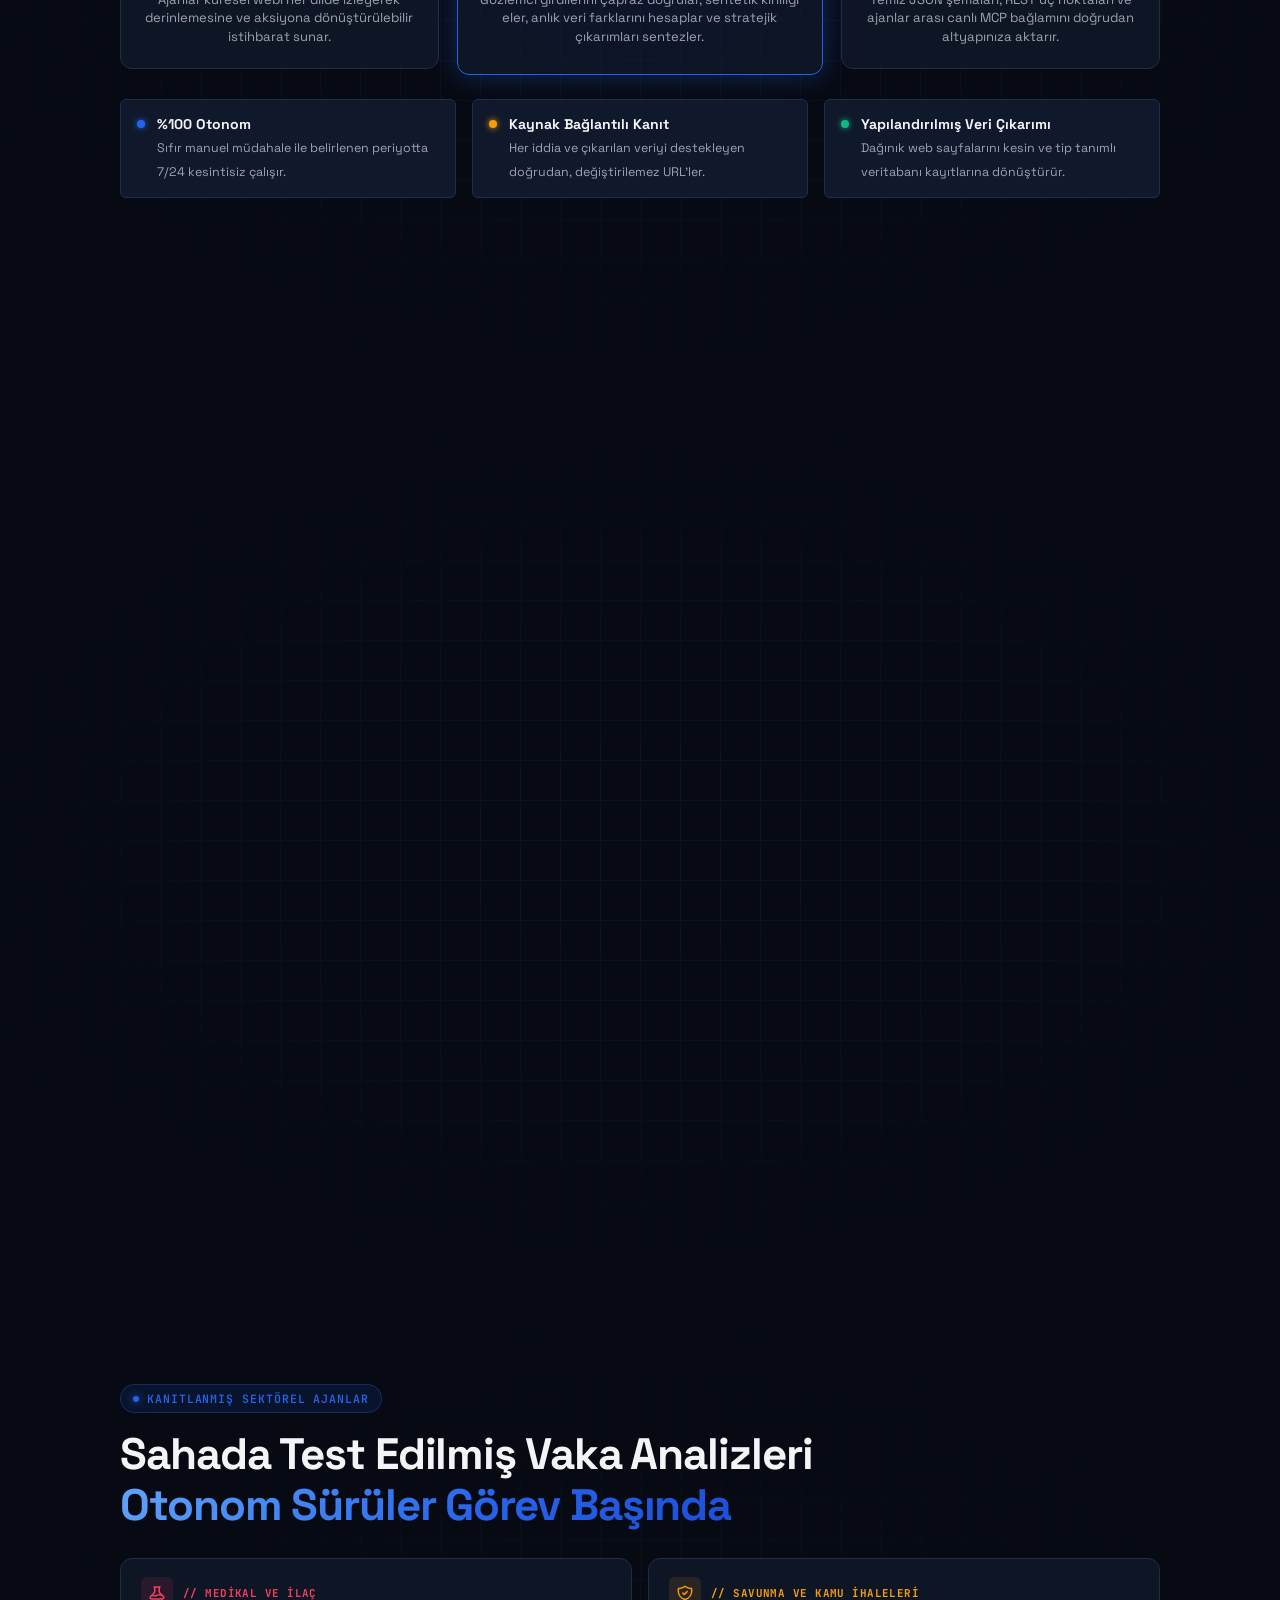
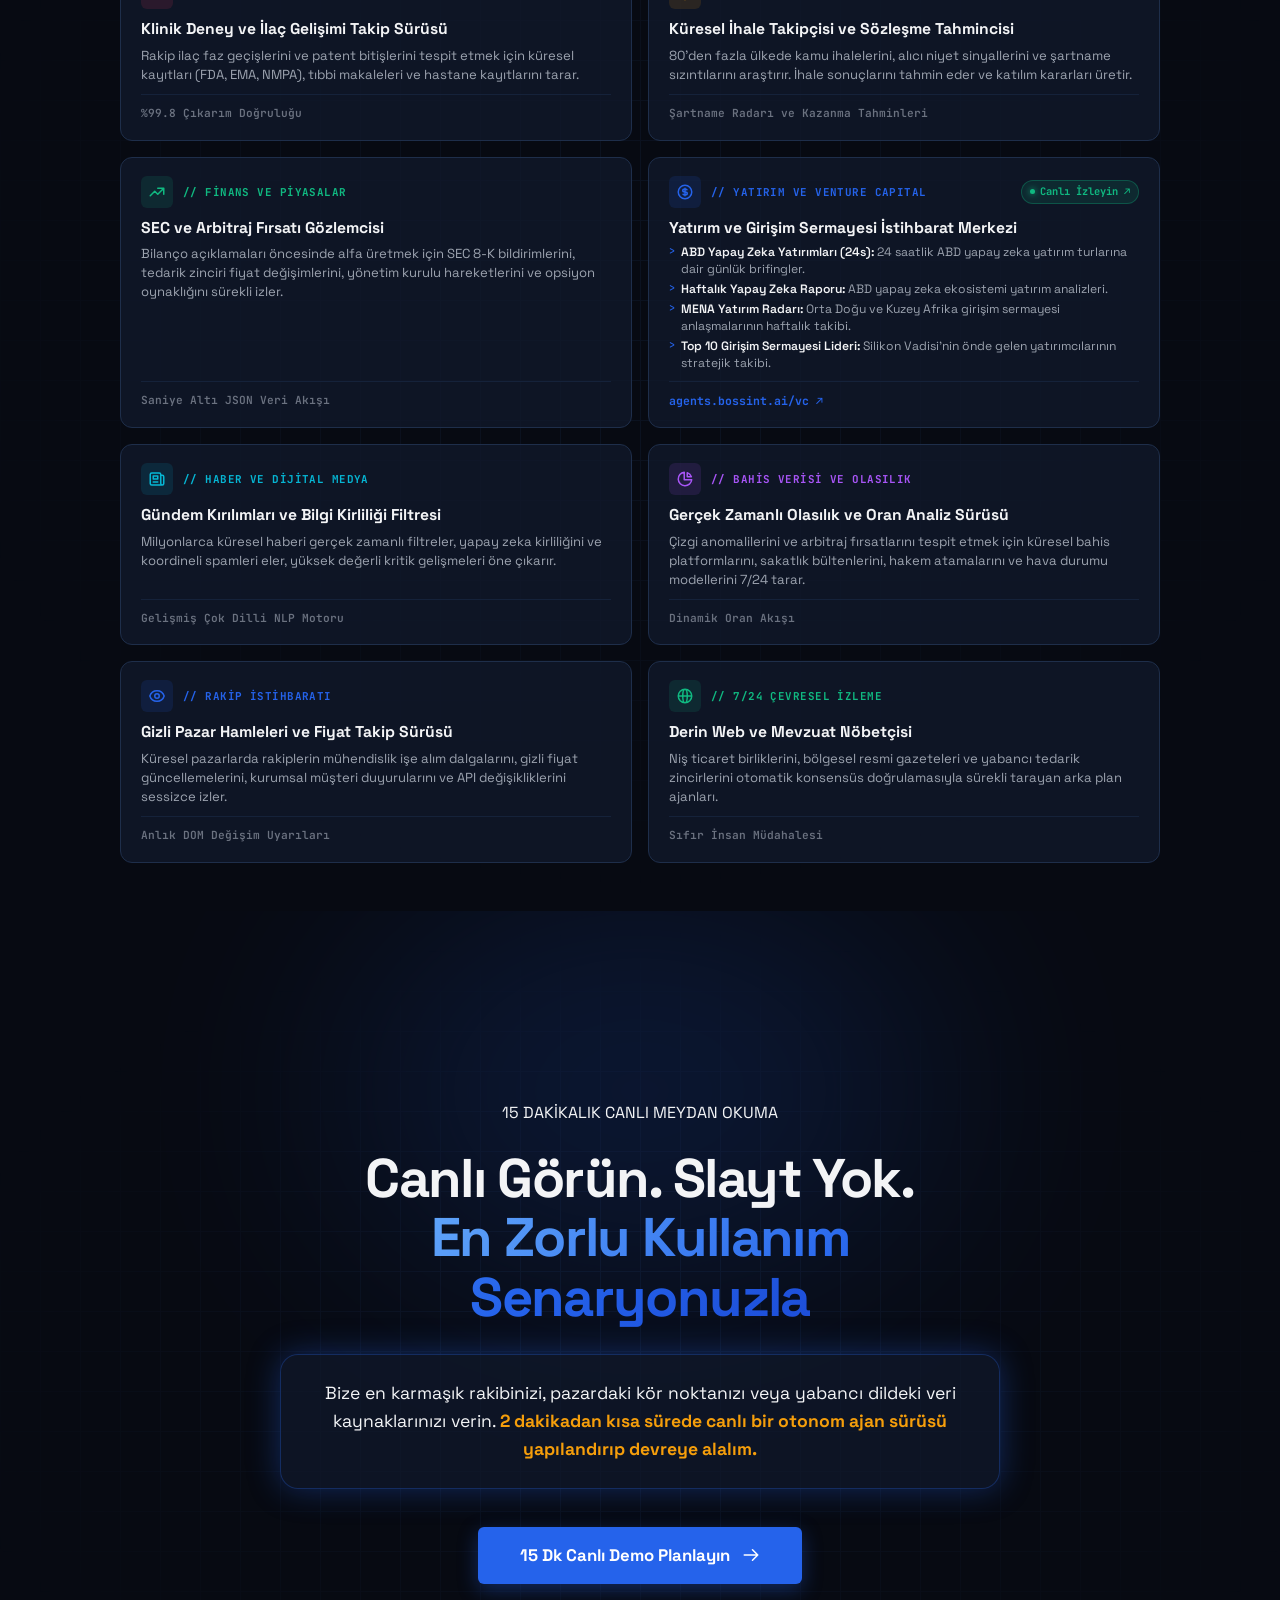
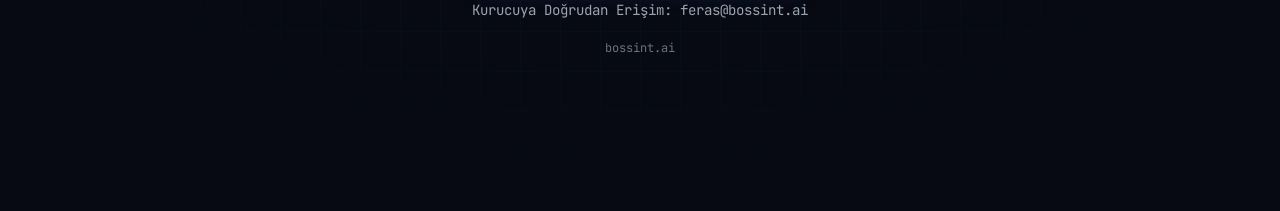
<file: index-tr.html>
<!DOCTYPE html>
<html lang="tr" data-theme="dark">
<head>
  <meta charset="UTF-8">
  <meta name="viewport" content="width=device-width, initial-scale=1.0">
  <title>Bossint AI — Kurumsal Seviye Otonom Yapay Zeka Ajan İstihbaratı</title>
  <meta name="description" content="Tüm webi 7/24 otonom olarak izleyen, kaynak doğrulamalı yapılandırılmış iş istihbaratı, tahmin ve kararlar sunan yapay zeka ajan sürüleri.">
  <link rel="stylesheet" href="teaser-04.css">
</head>
<body>

  <!-- TOP BAR -->
  <header class="topbar">
    <div class="topbar-left">
      <a href="#p-cover" class="topbar-logo-link hide-on-cover" aria-label="Bossint AI Ana Sayfa">
        <img src="BOSSINT-NEW-LOGO.svg" alt="Bossint AI" class="topbar-logo">
      </a>
    </div>

    <div class="topbar-actions">
      <span class="topbar-page-indicator" id="page-indicator">01 / 07</span>
      <button class="theme-toggle" id="theme-toggle" aria-label="Temayı değiştir">
        <svg id="icon-sun" xmlns="http://www.w3.org/2000/svg" fill="none" viewBox="0 0 24 24" stroke="currentColor" stroke-width="2"><circle cx="12" cy="12" r="5"/><line x1="12" y1="1" x2="12" y2="3"/><line x1="12" y1="21" x2="12" y2="23"/><line x1="4.22" y1="4.22" x2="5.64" y2="5.64"/><line x1="18.36" y1="18.36" x2="19.78" y2="19.78"/><line x1="1" y1="12" x2="3" y2="12"/><line x1="21" y1="12" x2="23" y2="12"/><line x1="4.22" y1="19.78" x2="5.64" y2="18.36"/><line x1="18.36" y1="5.64" x2="19.78" y2="4.22"/></svg>
        <svg id="icon-moon" style="display:none" xmlns="http://www.w3.org/2000/svg" fill="none" viewBox="0 0 24 24" stroke="currentColor" stroke-width="2"><path d="M21 12.79A9 9 0 1 1 11.21 3 7 7 0 0 0 21 12.79z"/></svg>
      </button>
    </div>
  </header>

  <!-- Scroll Progress -->
  <div class="scroll-progress" id="scroll-progress"></div>

  <!-- DOT NAVIGATION -->
  <nav class="dot-nav" aria-label="Sayfa navigasyonu">
    <button class="dot-nav-item active" data-label="01 // Değer Önerisi"></button>
    <button class="dot-nav-item" data-label="02 // Pazar"></button>
    <button class="dot-nav-item" data-label="03 // Problem"></button>
    <button class="dot-nav-item" data-label="04 // Mimari"></button>
    <button class="dot-nav-item" data-label="05 // 120sn Süreç"></button>
    <button class="dot-nav-item" data-label="06 // Vaka Analizleri"></button>
    <button class="dot-nav-item" data-label="07 // Canlı Demo"></button>
  </nav>


  <!-- ================================================
       SLIDE 1 — THE HOOK & VALUE PROP
       ================================================ -->
  <section class="page page-hero" id="p-cover">
    <div class="bg-grid"></div>
    <div class="bg-ambient-glow glow-cobalt"></div>

    <div class="page-inner hero-wrapper">
      <div class="hero-logo-wrap reveal">
        <img src="BOSSINT-NEW-LOGO.svg" alt="Bossint AI" class="hero-logo">
      </div>

      <h1 class="hero-title reveal reveal-delay-1">
        Kurumsal Seviye<br>
        <span class="grad-blue">Yapay Zeka Ajan İstihbaratı</span>
      </h1>

      <div class="t2-card hero-sub-box reveal reveal-delay-2">
        <p class="hero-sub-lead">
          Tüm webi 7/24 izleyen, profesyoneller için tahminler ve kararlarla birlikte yapılandırılmış, kaynak doğrulamalı iş istihbaratı sunan otonom yapay zeka ajan sürüleri.
        </p>
      </div>

      <div class="hero-signals reveal reveal-delay-3">
        <div class="hero-pill">
          <svg xmlns="http://www.w3.org/2000/svg" width="16" height="16" fill="none" viewBox="0 0 24 24" stroke="currentColor" stroke-width="2"><path stroke-linecap="round" stroke-linejoin="round" d="M13 10V3L4 14h7v7l9-11h-7z"/></svg>
          Hedef Tanımından Sürüye &lt; 120 sn
        </div>
        <div class="hero-pill">
          <svg xmlns="http://www.w3.org/2000/svg" width="16" height="16" fill="none" viewBox="0 0 24 24" stroke="currentColor" stroke-width="2"><path stroke-linecap="round" stroke-linejoin="round" d="M9 12l2 2 4-4m5.618-4.016A11.955 11.955 0 0112 2.944a11.955 11.955 0 01-8.618 3.04A12.02 12.02 0 003 9c0 5.591 3.824 10.29 9 11.622 5.176-1.332 9-6.03 9-11.622 0-1.042-.133-2.052-.382-3.016z"/></svg>
          %100 Kaynak Bağlantılı URL'ler (Sıfır Halüsinasyon)
        </div>
        <div class="hero-pill">
          <svg xmlns="http://www.w3.org/2000/svg" width="16" height="16" fill="none" viewBox="0 0 24 24" stroke="currentColor" stroke-width="2"><path stroke-linecap="round" stroke-linejoin="round" d="M8 9l3 3-3 3m5 0h3M5 20h14a2 2 0 002-2V6a2 2 0 00-2-2H5a2 2 0 00-2 2v12a2 2 0 002 2z"/></svg>
          REST + MCP Entegrasyonuna Hazır
        </div>
      </div>
    </div>

    <a href="#p-market" class="scroll-hint-bar" aria-label="Sonraki bölüm">
      <span>Pazardaki Dönüşüm</span>
      <svg xmlns="http://www.w3.org/2000/svg" width="14" height="14" fill="none" viewBox="0 0 24 24" stroke="currentColor" stroke-width="2"><path stroke-linecap="round" stroke-linejoin="round" d="M19 9l-7 7-7-7"/></svg>
    </a>
  </section>


  <!-- ================================================
       SLIDE 2 — THE MACRO WAVE & ASYMMETRY
       ================================================ -->
  <section class="page" id="p-market">
    <div class="bg-grid"></div>
    <div class="page-inner">
      <div class="tag-telemetry reveal">
        <span class="pulse-dot"></span>
        <span>PAZARDA PARADİGMA DEĞİŞİMİ</span>
      </div>
      <h2 class="headline reveal reveal-delay-1">
        "Chatbot'a Komut Vermekten"<br>
        <span class="grad-blue">Sürekli Otonom İzlemeye</span>
      </h2>

      <div class="market-grid reveal reveal-delay-2">
        <!-- Left: TAM Surge -->
        <div class="tam-container">
          <div class="stat-box">
            <span class="stat-num">$7.6B</span>
            <span class="stat-title">2025 Küresel Yapay Zeka Ajanları Pazarı</span>
          </div>

          <div class="cagr-badge-row">
            <svg xmlns="http://www.w3.org/2000/svg" width="20" height="20" fill="none" viewBox="0 0 24 24" stroke="currentColor" stroke-width="2"><path stroke-linecap="round" stroke-linejoin="round" d="M13 7h8m0 0v8m0-8l-8 8-4-4-6 6"/></svg>
            <span>+%49.6 Yıllık Bileşik Büyüme Oranı</span>
          </div>

          <div class="stat-box featured">
            <span class="stat-num grad-blue">$183B</span>
            <span class="stat-title">2033 Pazar Projeksiyonu</span>
          </div>

          <a href="https://www.grandviewresearch.com/industry-analysis/ai-agents-market-report" target="_blank" rel="noopener" class="stat-source-link">
            Kaynak: Grand View Research ↗
          </a>
        </div>

        <!-- Right: The 52% Insight Card -->
        <div class="t2-card insight-card">
          <div>
            <div class="insight-top">
              <span class="insight-source">Google Cloud Yönetici Araştırması</span>
              <span class="mono" style="font-size:0.75rem; color:var(--emerald);">AKTİF ADAPTASYON</span>
            </div>
            
            <div class="insight-metric-hero">%52</div>
            <h3 class="insight-heading">kurumların %52'si yapay zeka ajanlarını halihazırda canlı üretime aldı.</h3>
          </div>

          <div class="thesis-callout">
            <strong>Fırsat Penceresi:</strong> Çoğu ekip yalnızca manuel komut bekleyen reaktif botlar kuruyor. Bossint en yüksek marjlı katmanı yakalar: <strong>7/24 otonom çevresel farkındalık ve izleme.</strong>
          </div>
        </div>
      </div>
    </div>
  </section>


  <!-- ================================================
       SLIDE 3 — THE PROBLEM: AI SLOP & CHAOTIC NOISE
       ================================================ -->
  <section class="page" id="p-paradigm">
    <div class="bg-grid"></div>
    <div class="page-inner">
      <div class="tag-telemetry reveal">
        <span class="pulse-dot"></span>
        <span>PROBLEM</span>
      </div>
      <h2 class="headline reveal reveal-delay-1">
        Yapay zeka kirliliği ve sonsuz web verisi çağında,<br>
        gerçekten önemli olan istihbarata ulaşmak tam bir karmaşa
      </h2>

      <div class="problem-grid-3 stagger-children">
        <!-- Card 1: AI Slop & Web Chaos -->
        <div class="t2-card failure-card">
          <div class="failure-card-body">
            <h3>Yapay Zeka Kirliliği ve Web Kaosu</h3>
            <p>Web ortamı gürültü, halüsinasyonlar ve doğrulanmamış özetlerle dolu; bu da güvenilir istihbarata ulaşmayı zorlaştırıyor.</p>
          </div>
        </div>

        <!-- Card 2: Prompt-Based Chatbots -->
        <div class="t2-card failure-card">
          <div class="failure-card-body">
            <h3>Komut Odaklı Chatbotlar</h3>
            <p>Soruları yanıtlayabilir ve bazı görevleri otomatikleştirebilirler, ancak sürekli kurumsal istihbarat için tasarlanmamışlardır.</p>
          </div>
        </div>

        <!-- Card 3: Endless Data Dump -->
        <div class="t2-card failure-card">
          <div class="failure-card-body">
            <h3>SONSUZ VERİ YIĞINI</h3>
            <p>Günümüzün ajanları ekipleri ham veri yığınlarına boğar; daha iyi kararlar aldırmak yerine onları gürültü içinde kaybettirir.</p>
          </div>
        </div>
      </div>
    </div>
  </section>


  <!-- ================================================
       SLIDE 4 — THE AGENT SWARM ARCHITECTURE
       ================================================ -->
  <section class="page" id="p-architecture">
    <div class="bg-grid"></div>
    <div class="bg-ambient-glow glow-cobalt"></div>

    <div class="page-inner">
      <div class="tag-telemetry reveal">
        <span class="pulse-dot"></span>
        <span>Bu problemi nasıl çözüyoruz?</span>
      </div>
      <h2 class="headline reveal reveal-delay-1">
        Ajan Sürüsü Mimarisi
      </h2>

      <!-- Swarm 3-tier node flow -->
      <div class="swarm-diagram reveal reveal-delay-2">
        <div class="swarm-node">
          <div class="node-icon-circle">
            <svg xmlns="http://www.w3.org/2000/svg" width="22" height="22" fill="none" viewBox="0 0 24 24" stroke="currentColor" stroke-width="2"><path stroke-linecap="round" stroke-linejoin="round" d="M3.055 11H5a2 2 0 012 2v1a2 2 0 002 2 2 2 0 012 2v2.945M8 3.935V5.5A2.5 2.5 0 0010.5 8h.5a2 2 0 012 2 2 2 0 104 0 2 2 0 012-2h1.064M15 20.488V18a2 2 0 012-2h3.064M21 12a9 9 0 11-18 0 9 9 0 0118 0z"/></svg>
          </div>
          <h4>Çok Dilli Ajan Gözlemcileri</h4>
          <p>Ajanlar küresel webi her dilde izleyerek derinlemesine ve aksiyona dönüştürülebilir istihbarat sunar.</p>
        </div>

        <div class="swarm-node center-brain">
          <div class="node-icon-circle">
            <svg xmlns="http://www.w3.org/2000/svg" width="24" height="24" fill="none" viewBox="0 0 24 24" stroke="currentColor" stroke-width="2"><path stroke-linecap="round" stroke-linejoin="round" d="M15 12a3 3 0 11-6 0 3 3 0 016 0z"/><path stroke-linecap="round" stroke-linejoin="round" d="M2.458 12C3.732 7.943 7.523 5 12 5c4.478 0 8.268 2.943 9.542 7-1.274 4.057-5.064 7-9.542 7-4.477 0-8.268-2.943-9.542-7z"/></svg>
          </div>
          <h4>Ajan Konsensüsü ve Doğrulama</h4>
          <p>Gözlemci girdilerini çapraz doğrular, sentetik kirliliği eler, anlık veri farklarını hesaplar ve stratejik çıkarımları sentezler.</p>
        </div>

        <div class="swarm-node">
          <div class="node-icon-circle">
            <svg xmlns="http://www.w3.org/2000/svg" width="22" height="22" fill="none" viewBox="0 0 24 24" stroke="currentColor" stroke-width="2"><path stroke-linecap="round" stroke-linejoin="round" d="M10 20l4-16m4 4l4 4-4 4M6 16l-4-4 4-4"/></svg>
          </div>
          <h4>Yapılandırılmış Veri ve MCP</h4>
          <p>Temiz JSON şemaları, REST uç noktaları ve ajanlar arası canlı MCP bağlamını doğrudan altyapınıza aktarır.</p>
        </div>
      </div>

      <!-- Core Defensibility Pillars -->
      <div class="swarm-pillars reveal reveal-delay-3">
        <div class="pillar-item">
          <span class="pillar-dot"></span>
          <div>
            <strong>%100 Otonom</strong>
            <span>Sıfır manuel müdahale ile belirlenen periyotta 7/24 kesintisiz çalışır.</span>
          </div>
        </div>
        <div class="pillar-item">
          <span class="pillar-dot" style="background:var(--amber); box-shadow:0 0 6px var(--amber);"></span>
          <div>
            <strong>Kaynak Bağlantılı Kanıt</strong>
            <span>Her iddia ve çıkarılan veriyi destekleyen doğrudan, değiştirilemez URL'ler.</span>
          </div>
        </div>
        <div class="pillar-item">
          <span class="pillar-dot" style="background:var(--emerald); box-shadow:0 0 6px var(--emerald);"></span>
          <div>
            <strong>Yapılandırılmış Veri Çıkarımı</strong>
            <span>Dağınık web sayfalarını kesin ve tip tanımlı veritabanı kayıtlarına dönüştürür.</span>
          </div>
        </div>
      </div>
    </div>
  </section>


  <!-- ================================================
       SLIDE 5 — 120-SECOND GOAL-TO-AGENT PIPELINE
       ================================================ -->
  <section class="page" id="p-pipeline">
    <div class="bg-grid"></div>
    <div class="page-inner">
      <div class="tag-telemetry reveal">
        <span class="pulse-dot"></span>
        <span>SÜRTÜNMESİZ BAŞLANGIÇ</span>
      </div>
      <h2 class="headline reveal reveal-delay-1">
        Hedef Tanımından Otonom Sürüye <span class="grad-blue">&lt; 120 Saniyede</span>
      </h2>

      <div class="pipeline-flow reveal reveal-delay-2">
        <div class="pipeline-step">
          <span class="pipeline-step-num">ADIM 01</span>
          <h3>Hedefinizi Belirtin</h3>
          <p>Doğal dille girdi: "AB batarya patent başvurularını ve ilk 5 rakibin fiyat değişimlerini izle." Kod gerekmez.</p>
        </div>

        <div class="pipeline-arrow">
          <svg xmlns="http://www.w3.org/2000/svg" width="24" height="24" fill="none" viewBox="0 0 24 24" stroke="currentColor" stroke-width="2"><path stroke-linecap="round" stroke-linejoin="round" d="M14 5l7 7m0 0l-7 7m7-7H3"/></svg>
        </div>

        <div class="pipeline-step">
          <span class="pipeline-step-num">ADIM 02</span>
          <h3>Sürü Yapılandırılır</h3>
          <p>Bossint özel ajan rollerini derler, kaynak mimarilerini haritalar, delta filtrelerini kurar ve otonom olarak devreye girer.</p>
        </div>

        <div class="pipeline-arrow">
          <svg xmlns="http://www.w3.org/2000/svg" width="24" height="24" fill="none" viewBox="0 0 24 24" stroke="currentColor" stroke-width="2"><path stroke-linecap="round" stroke-linejoin="round" d="M14 5l7 7m0 0l-7 7m7-7H3"/></svg>
        </div>

        <div class="pipeline-step step-final">
          <span class="pipeline-step-num">ADIM 03</span>
          <h3>İstihbarat Akışı Başlar</h3>
          <p>Sürekli yapılandırılmış uyarılar, doğrulanmış kaynak bağlantıları ve yönetici özetleri API, MCP veya arayüz ile iletilir.</p>
        </div>
      </div>

      <div class="pipeline-footer-banner reveal reveal-delay-3">
        <svg xmlns="http://www.w3.org/2000/svg" width="18" height="18" fill="none" viewBox="0 0 24 24" stroke="currentColor" stroke-width="2"><path stroke-linecap="round" stroke-linejoin="round" d="M13 10V3L4 14h7v7l9-11h-7z"/></svg>
        <span>Bakım gerektiren kazıyıcılar yok. Prompt mühendisliği yok. Saf otonom istihbarat.</span>
      </div>
    </div>
  </section>


  <!-- ================================================
       SLIDE 6 — DOMAIN AGENT CASE STUDIES
       ================================================ -->
  <section class="page page-cases" id="p-traction">
    <div class="bg-grid"></div>
    <div class="page-inner">
      <div class="tag-telemetry reveal">
        <span class="pulse-dot"></span>
        <span>KANITLANMIŞ SEKTÖREL AJANLAR</span>
      </div>
      <h2 class="headline reveal reveal-delay-1">
        Sahada Test Edilmiş Vaka Analizleri<br>
        <span class="grad-blue">Otonom Sürüler Görev Başında</span>
      </h2>

      <div class="cases-grid stagger-children">
        <!-- 1. Medical & Pharma -->
        <div class="case-card">
          <div class="case-card-header">
            <div class="case-icon icon-rose">
              <svg xmlns="http://www.w3.org/2000/svg" width="18" height="18" fill="none" viewBox="0 0 24 24" stroke="currentColor" stroke-width="2"><path stroke-linecap="round" stroke-linejoin="round" d="M19.428 15.428a2 2 0 00-1.022-.547l-2.387-.477a6 6 0 00-3.86.517l-.318.158a6 6 0 01-3.86.517L6.05 15.21a2 2 0 00-1.806.547M8 4h8l-1 1v5.172a2 2 0 00.586 1.414l5 5c1.26 1.26.367 3.414-1.415 3.414H4.828c-1.782 0-2.674-2.154-1.414-3.414l5-5A2 2 0 009 10.172V5L8 4z"/></svg>
            </div>
            <span class="case-domain-tag tag-rose">// MEDİKAL VE İLAÇ</span>
          </div>
          <div class="case-card-body">
            <h3>Klinik Deney ve İlaç Gelişimi Takip Sürüsü</h3>
            <p>Rakip ilaç faz geçişlerini ve patent bitişlerini tespit etmek için küresel kayıtları (FDA, EMA, NMPA), tıbbi makaleleri ve hastane kayıtlarını tarar.</p>
          </div>
          <div class="case-card-footer">
            <span class="case-metric-pill">%99.8 Çıkarım Doğruluğu</span>
          </div>
        </div>

        <!-- 2. Defense & Global Procurement -->
        <div class="case-card">
          <div class="case-card-header">
            <div class="case-icon icon-amber">
              <svg xmlns="http://www.w3.org/2000/svg" width="18" height="18" fill="none" viewBox="0 0 24 24" stroke="currentColor" stroke-width="2"><path stroke-linecap="round" stroke-linejoin="round" d="M9 12l2 2 4-4m5.618-4.016A11.955 11.955 0 0112 2.944a11.955 11.955 0 01-8.618 3.04A12.02 12.02 0 003 9c0 5.591 3.824 10.29 9 11.622 5.176-1.332 9-6.03 9-11.622 0-1.042-.133-2.052-.382-3.016z"/></svg>
            </div>
            <span class="case-domain-tag tag-amber">// SAVUNMA VE KAMU İHALELERİ</span>
          </div>
          <div class="case-card-body">
            <h3>Küresel İhale Takipçisi ve Sözleşme Tahmincisi</h3>
            <p>80'den fazla ülkede kamu ihalelerini, alıcı niyet sinyallerini ve şartname sızıntılarını araştırır. İhale sonuçlarını tahmin eder ve katılım kararları üretir.</p>
          </div>
          <div class="case-card-footer">
            <span class="case-metric-pill">Şartname Radarı ve Kazanma Tahminleri</span>
          </div>
        </div>

        <!-- 3. Finance & Capital Markets -->
        <div class="case-card">
          <div class="case-card-header">
            <div class="case-icon icon-emerald">
              <svg xmlns="http://www.w3.org/2000/svg" width="18" height="18" fill="none" viewBox="0 0 24 24" stroke="currentColor" stroke-width="2"><path stroke-linecap="round" stroke-linejoin="round" d="M13 7h8m0 0v8m0-8l-8 8-4-4-6 6"/></svg>
            </div>
            <span class="case-domain-tag tag-emerald">// FİNANS VE PİYASALAR</span>
          </div>
          <div class="case-card-body">
            <h3>SEC ve Arbitraj Fırsatı Gözlemcisi</h3>
            <p>Bilanço açıklamaları öncesinde alfa üretmek için SEC 8-K bildirimlerini, tedarik zinciri fiyat değişimlerini, yönetim kurulu hareketlerini ve opsiyon oynaklığını sürekli izler.</p>
          </div>
          <div class="case-card-footer">
            <span class="case-metric-pill">Saniye Altı JSON Veri Akışı</span>
          </div>
        </div>

        <!-- 4. Investment & VCs -->
        <div class="case-card">
          <div class="case-card-header">
            <div class="case-icon icon-cobalt">
              <svg xmlns="http://www.w3.org/2000/svg" width="18" height="18" fill="none" viewBox="0 0 24 24" stroke="currentColor" stroke-width="2"><path stroke-linecap="round" stroke-linejoin="round" d="M12 8c-1.657 0-3 .895-3 2s1.343 2 3 2 3 .895 3 2-1.343 2-3 2m0-8c1.11 0 2.08.402 2.599 1M12 8V7m0 1v8m0 0v1m0-1c-1.11 0-2.08-.402-2.599-1M21 12a9 9 0 11-18 0 9 9 0 0118 0z"/></svg>
            </div>
            <span class="case-domain-tag tag-cobalt">// YATIRIM VE VENTURE CAPITAL</span>
            <a href="https://agents.bossint.ai/vc" target="_blank" rel="noopener" class="case-live-tag" title="Canlı VC ajanlarını açın">
              <span class="pulse-emerald-sm"></span> Canlı İzleyin ↗
            </a>
          </div>
          <div class="case-card-body">
            <h3>Yatırım ve Girişim Sermayesi İstihbarat Merkezi</h3>
            <ul class="case-agent-list">
              <li><span class="case-agent-bullet">›</span> <span><strong>ABD Yapay Zeka Yatırımları (24s):</strong> 24 saatlik ABD yapay zeka yatırım turlarına dair günlük brifingler.</span></li>
              <li><span class="case-agent-bullet">›</span> <span><strong>Haftalık Yapay Zeka Raporu:</strong> ABD yapay zeka ekosistemi yatırım analizleri.</span></li>
              <li><span class="case-agent-bullet">›</span> <span><strong>MENA Yatırım Radarı:</strong> Orta Doğu ve Kuzey Afrika girişim sermayesi anlaşmalarının haftalık takibi.</span></li>
              <li><span class="case-agent-bullet">›</span> <span><strong>Top 10 Girişim Sermayesi Lideri:</strong> Silikon Vadisi'nin önde gelen yatırımcılarının stratejik takibi.</span></li>
            </ul>
          </div>
          <div class="case-card-footer">
            <a href="https://agents.bossint.ai/vc" target="_blank" rel="noopener" class="case-link-pill">
              <span>agents.bossint.ai/vc ↗</span>
            </a>
          </div>
        </div>

        <!-- 5. News & Digital Media -->
        <div class="case-card">
          <div class="case-card-header">
            <div class="case-icon icon-cyan">
              <svg xmlns="http://www.w3.org/2000/svg" width="18" height="18" fill="none" viewBox="0 0 24 24" stroke="currentColor" stroke-width="2"><path stroke-linecap="round" stroke-linejoin="round" d="M19 20H5a2 2 0 01-2-2V6a2 2 0 012-2h10a2 2 0 012 2v1m2 13a2 2 0 01-2-2V7m2 13a2 2 0 002-2V9a2 2 0 00-2-2h-2m-4-3H9M7 16h6M7 8h6v4H7V8z"/></svg>
            </div>
            <span class="case-domain-tag tag-cyan">// HABER VE DİJİTAL MEDYA</span>
          </div>
          <div class="case-card-body">
            <h3>Gündem Kırılımları ve Bilgi Kirliliği Filtresi</h3>
            <p>Milyonlarca küresel haberi gerçek zamanlı filtreler, yapay zeka kirliliğini ve koordineli spamleri eler, yüksek değerli kritik gelişmeleri öne çıkarır.</p>
          </div>
          <div class="case-card-footer">
            <span class="case-metric-pill">Gelişmiş Çok Dilli NLP Motoru</span>
          </div>
        </div>

        <!-- 6. Betting Data & Probability -->
        <div class="case-card">
          <div class="case-card-header">
            <div class="case-icon icon-purple">
              <svg xmlns="http://www.w3.org/2000/svg" width="18" height="18" fill="none" viewBox="0 0 24 24" stroke="currentColor" stroke-width="2"><path stroke-linecap="round" stroke-linejoin="round" d="M11 3.055A9.001 9.001 0 1020.945 13H11V3.055z"/><path stroke-linecap="round" stroke-linejoin="round" d="M20.488 9H15V3.512A9.025 9.025 0 0120.488 9z"/></svg>
            </div>
            <span class="case-domain-tag tag-purple">// BAHİS VERİSİ VE OLASILIK</span>
          </div>
          <div class="case-card-body">
            <h3>Gerçek Zamanlı Olasılık ve Oran Analiz Sürüsü</h3>
            <p>Çizgi anomalilerini ve arbitraj fırsatlarını tespit etmek için küresel bahis platformlarını, sakatlık bültenlerini, hakem atamalarını ve hava durumu modellerini 7/24 tarar.</p>
          </div>
          <div class="case-card-footer">
            <span class="case-metric-pill">Dinamik Oran Akışı</span>
          </div>
        </div>

        <!-- 7. Competitor Intelligence -->
        <div class="case-card">
          <div class="case-card-header">
            <div class="case-icon icon-cobalt">
              <svg xmlns="http://www.w3.org/2000/svg" width="18" height="18" fill="none" viewBox="0 0 24 24" stroke="currentColor" stroke-width="2"><path stroke-linecap="round" stroke-linejoin="round" d="M15 12a3 3 0 11-6 0 3 3 0 016 0z"/><path stroke-linecap="round" stroke-linejoin="round" d="M2.458 12C3.732 7.943 7.523 5 12 5c4.478 0 8.268 2.943 9.542 7-1.274 4.057-5.064 7-9.542 7-4.477 0-8.268-2.943-9.542-7z"/></svg>
            </div>
            <span class="case-domain-tag tag-cobalt">// RAKİP İSTİHBARATI</span>
          </div>
          <div class="case-card-body">
            <h3>Gizli Pazar Hamleleri ve Fiyat Takip Sürüsü</h3>
            <p>Küresel pazarlarda rakiplerin mühendislik işe alım dalgalarını, gizli fiyat güncellemelerini, kurumsal müşteri duyurularını ve API değişikliklerini sessizce izler.</p>
          </div>
          <div class="case-card-footer">
            <span class="case-metric-pill">Anlık DOM Değişim Uyarıları</span>
          </div>
        </div>

        <!-- 8. Continuous Web Surveillance -->
        <div class="case-card">
          <div class="case-card-header">
            <div class="case-icon icon-emerald">
              <svg xmlns="http://www.w3.org/2000/svg" width="18" height="18" fill="none" viewBox="0 0 24 24" stroke="currentColor" stroke-width="2"><path stroke-linecap="round" stroke-linejoin="round" d="M21 12a9 9 0 01-9 9m9-9a9 9 0 00-9-9m9 9H3m9 9a9 9 0 01-9-9m9 9c1.657 0 3-4.03 3-9s-1.343-9-3-9m0 18c-1.657 0-3-4.03-3-9s1.343-9 3-9m-9 9a9 9 0 019-9"/></svg>
            </div>
            <span class="case-domain-tag tag-emerald">// 7/24 ÇEVRESEL İZLEME</span>
          </div>
          <div class="case-card-body">
            <h3>Derin Web ve Mevzuat Nöbetçisi</h3>
            <p>Niş ticaret birliklerini, bölgesel resmi gazeteleri ve yabancı tedarik zincirlerini otomatik konsensüs doğrulamasıyla sürekli tarayan arka plan ajanları.</p>
          </div>
          <div class="case-card-footer">
            <span class="case-metric-pill">Sıfır İnsan Müdahalesi</span>
          </div>
        </div>
      </div>
    </div>
  </section>


  <!-- ================================================
       SLIDE 7 — THE 15-MINUTE LIVE CHALLENGE (THE ASK)
       ================================================ -->
  <section class="page page-cta" id="p-cta">
    <div class="bg-grid"></div>
    <div class="bg-ambient-glow glow-cobalt"></div>

    <div class="page-inner page-cta-wrap">
      <div class="cta-tag-row reveal">
        <span class="badge-version">15 DAKİKALIK CANLI MEYDAN OKUMA</span>
      </div>

      <h2 class="cta-hero-title reveal reveal-delay-1">
        Canlı Görün. Slayt Yok.<br>
        <span class="grad-blue">En Zorlu Kullanım Senaryonuzla</span>
      </h2>

      <div class="cta-sub-box reveal reveal-delay-2">
        <p>
          Bize en karmaşık rakibinizi, pazardaki kör noktanızı veya yabancı dildeki veri kaynaklarınızı verin.
          <strong>2 dakikadan kısa sürede canlı bir otonom ajan sürüsü yapılandırıp devreye alalım.</strong>
        </p>
      </div>

      <div class="cta-actions-group reveal reveal-delay-3">
        <a href="https://calendar.app.google/Rc8s6AwhX7gqic929" target="_blank" rel="noopener noreferrer" class="cta-button-primary">
          <span>15 Dk Canlı Demo Planlayın</span>
          <svg xmlns="http://www.w3.org/2000/svg" width="18" height="18" fill="none" viewBox="0 0 24 24" stroke="currentColor" stroke-width="2"><path stroke-linecap="round" stroke-linejoin="round" d="M14 5l7 7m0 0l-7 7m7-7H3"/></svg>
        </a>

        <a href="mailto:feras@bossint.ai" class="cta-direct-email">
          Kurucuya Doğrudan Erişim: feras@bossint.ai
        </a>
      </div>

      <div class="cta-meta-row reveal reveal-delay-4">
        <span>bossint.ai</span>
      </div>
    </div>
  </section>

  <script src="teaser-04.js"></script>
</body>
</html>
</file>
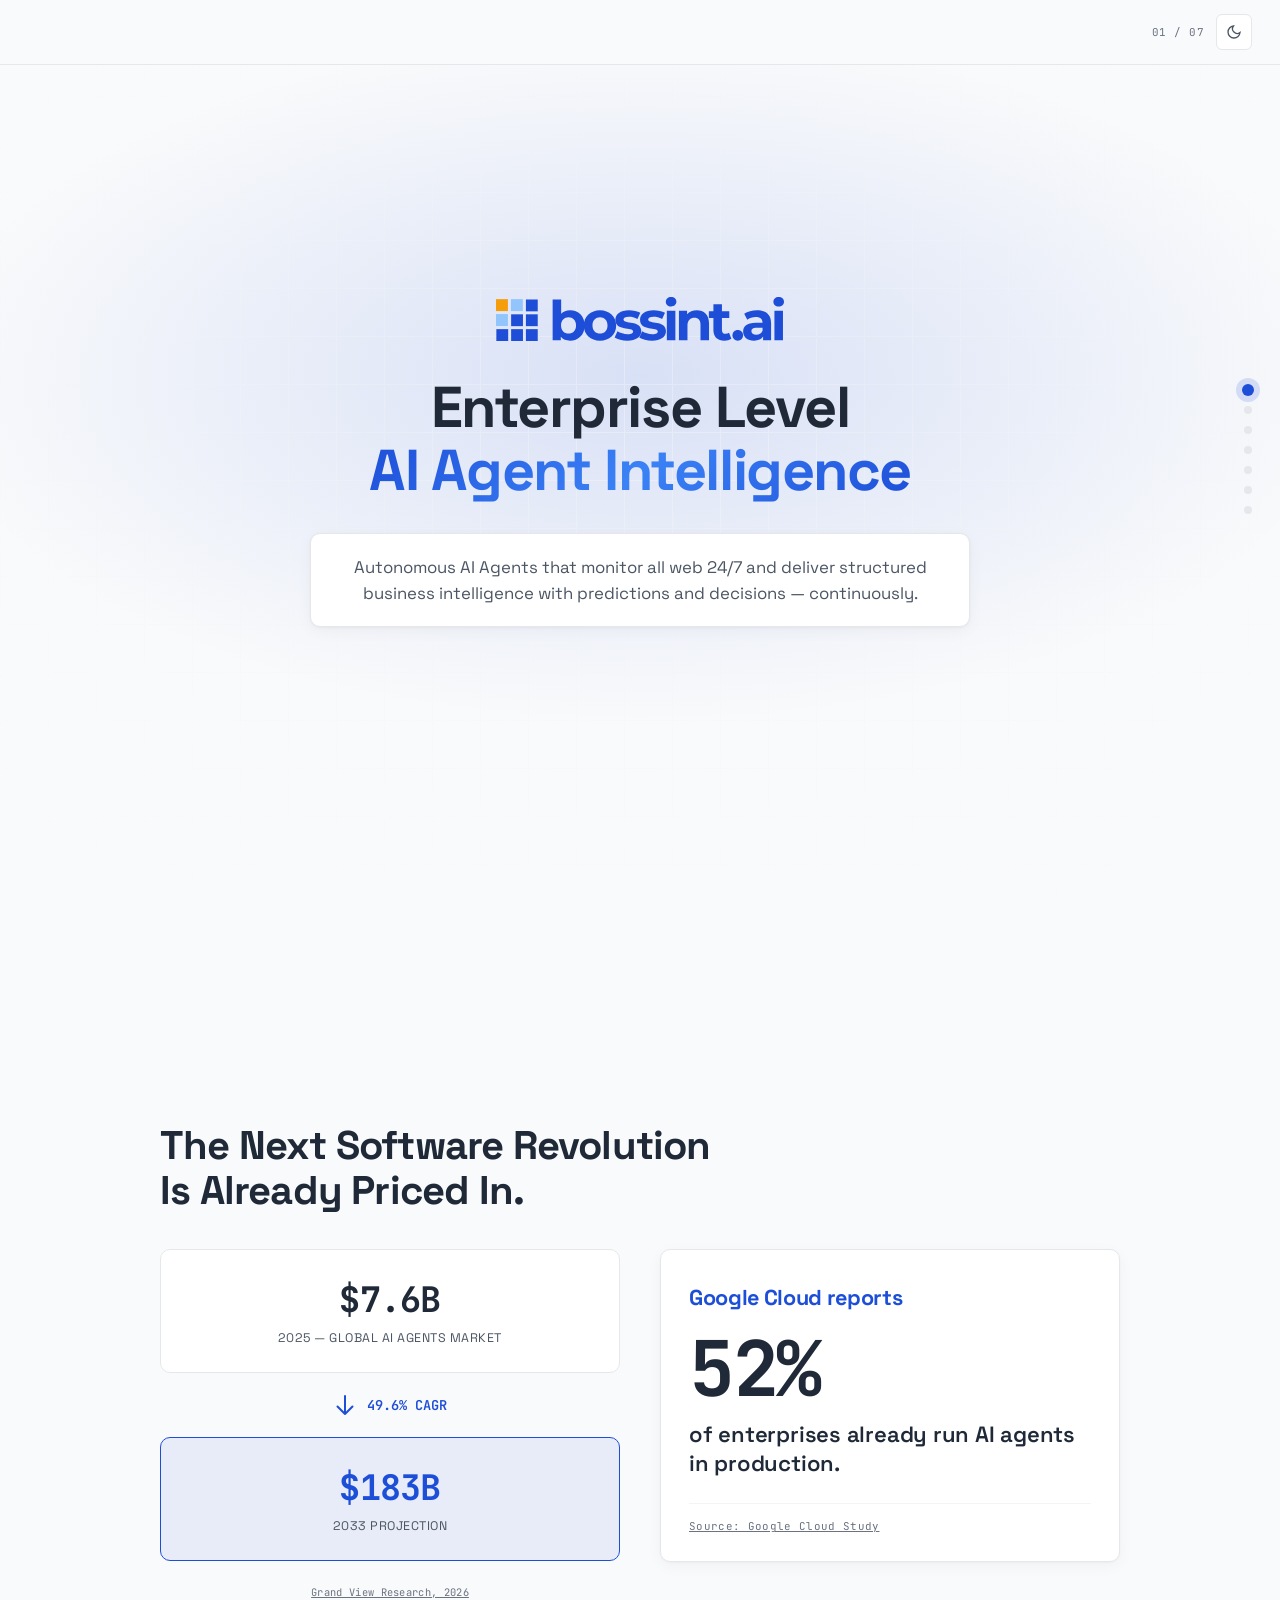
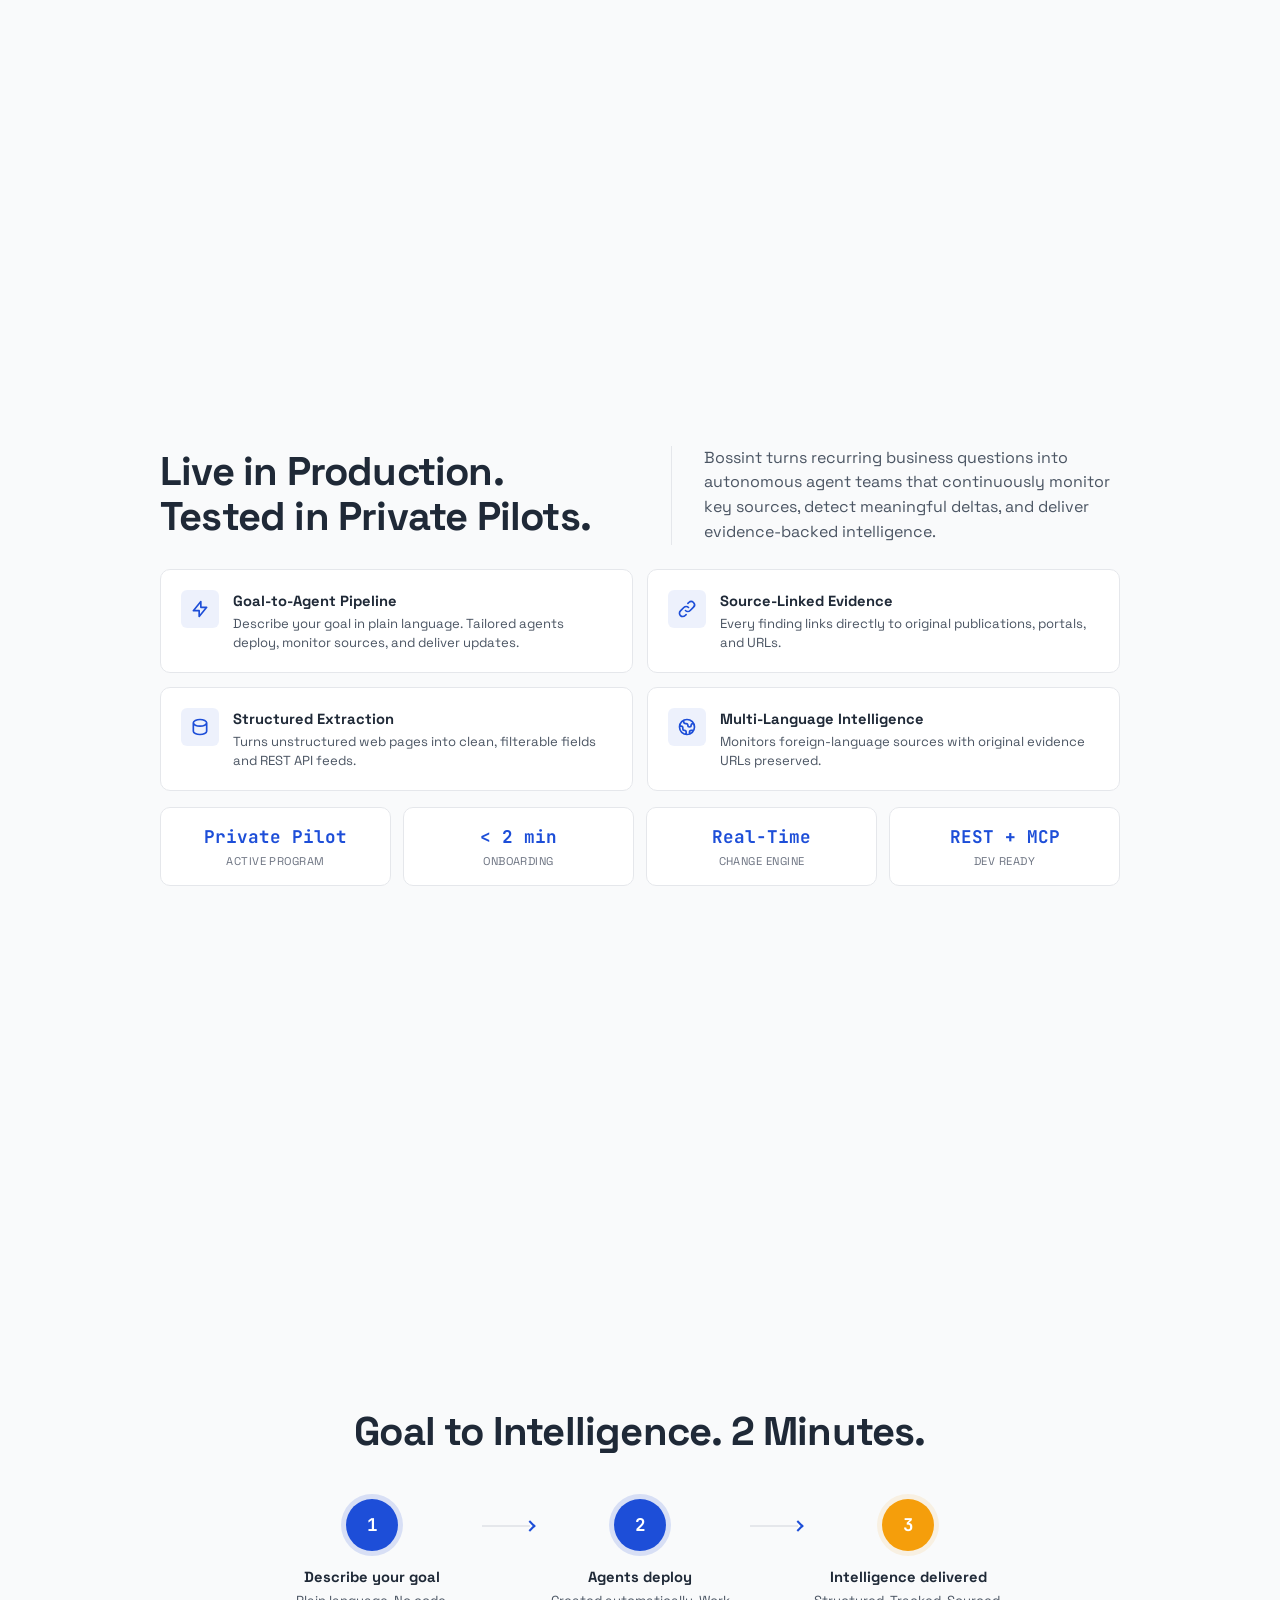
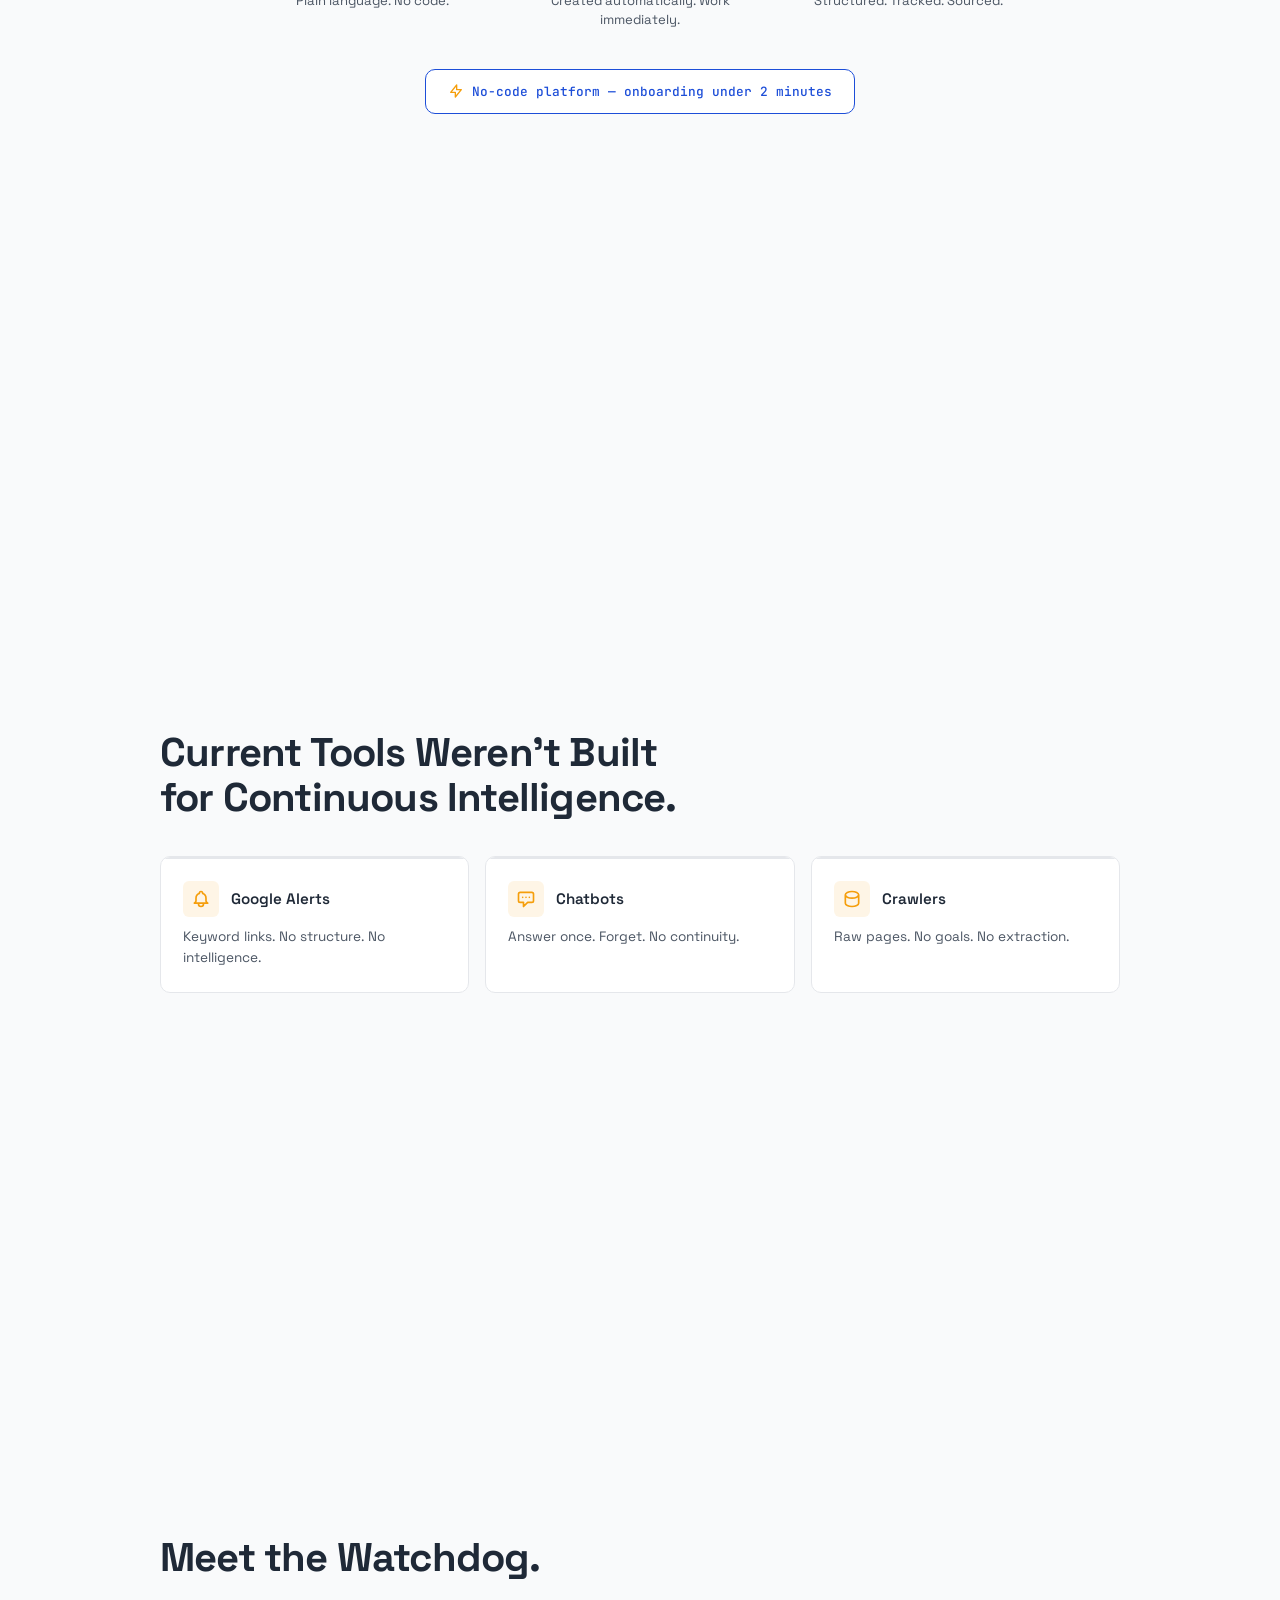
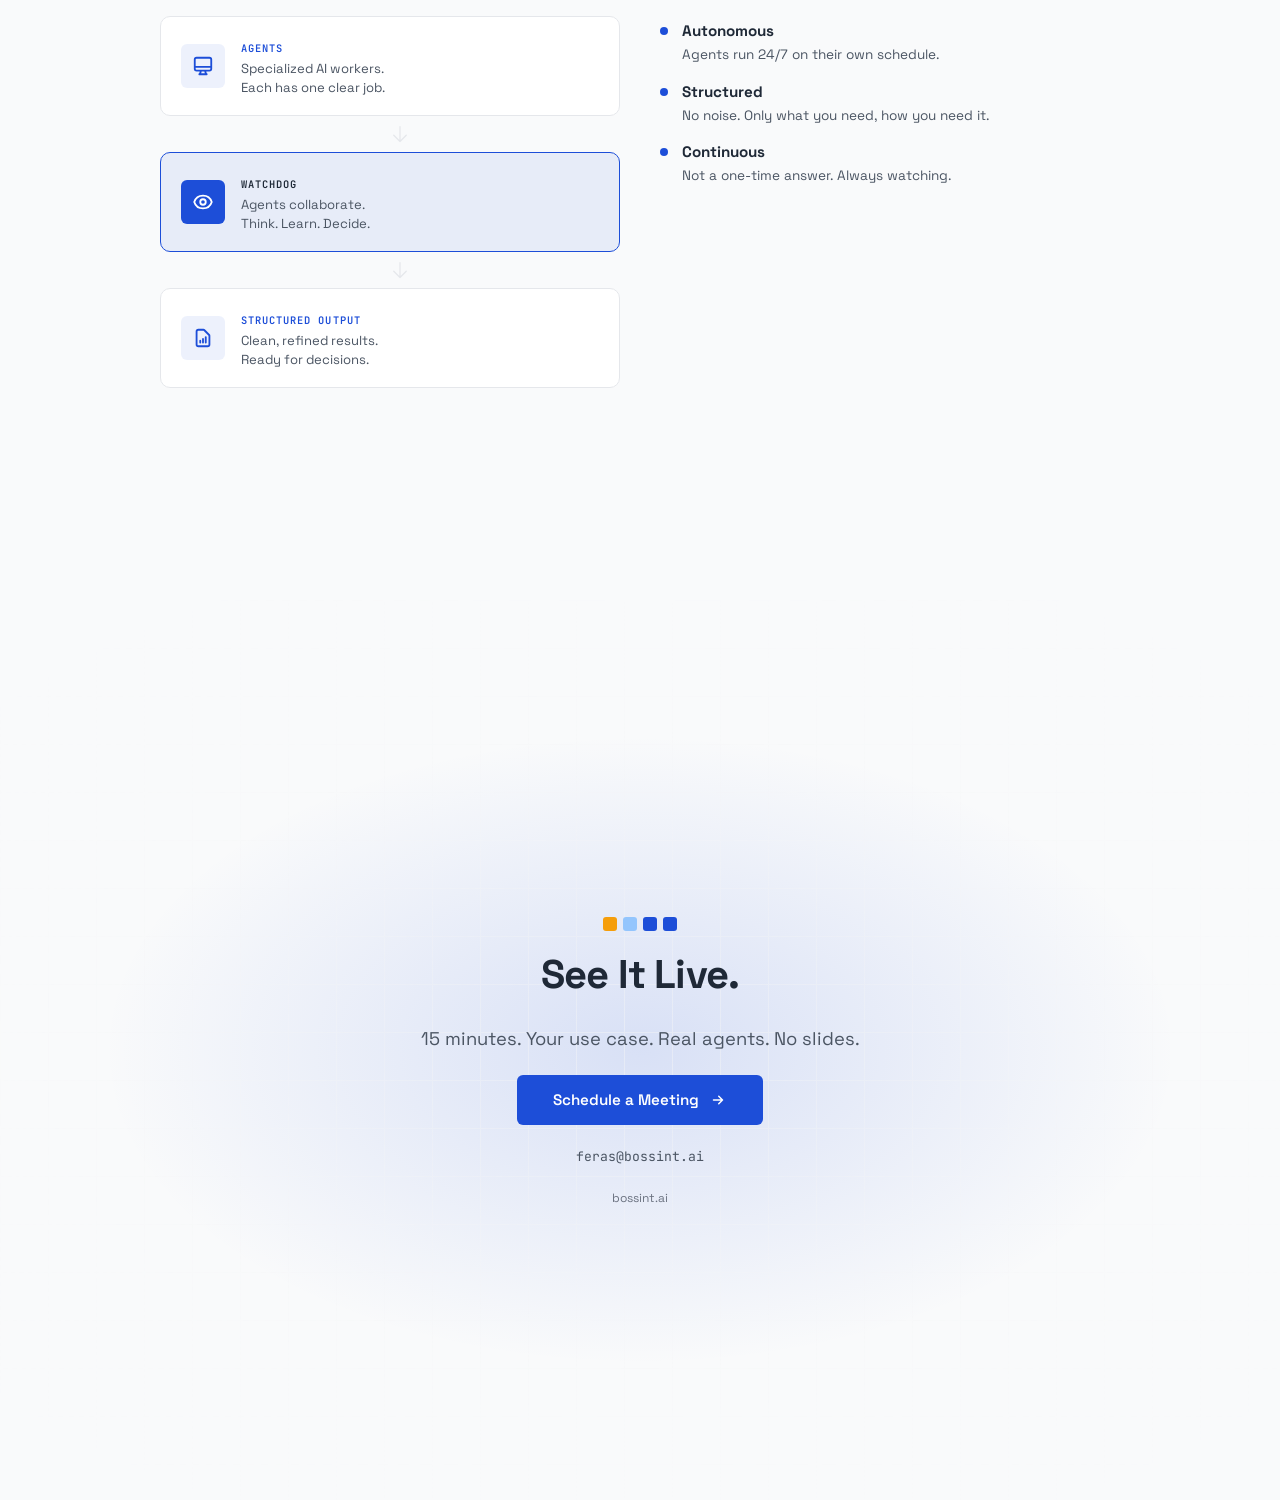
<file: teaser-01.html>
<!DOCTYPE html>
<html lang="en" data-theme="light">
<head>
  <meta charset="UTF-8">
  <meta name="viewport" content="width=device-width, initial-scale=1.0">
  <title>Bossint AI — Enterprise Intelligence, Autonomous | Teaser 01</title>
  <meta name="description" content="AI agents that never sleep. Structured intelligence for enterprises.">
  <link rel="stylesheet" href="style.css">
</head>
<body>

  <!-- TOP BAR -->
  <header class="topbar">
    <a href="#p-cover" class="topbar-logo-link" aria-label="Bossint Home">
      <img src="BOSSINT-NEW-LOGO.svg" alt="Bossint AI" class="topbar-logo" id="topbar-logo">
    </a>
    <div class="topbar-actions">
      <span class="topbar-page-indicator mono" id="page-indicator">01 / 07</span>
      <button class="theme-toggle" id="theme-toggle" aria-label="Toggle theme">
        <svg id="icon-sun" style="display:none" xmlns="http://www.w3.org/2000/svg" fill="none" viewBox="0 0 24 24" stroke="currentColor" stroke-width="2"><circle cx="12" cy="12" r="5"/><line x1="12" y1="1" x2="12" y2="3"/><line x1="12" y1="21" x2="12" y2="23"/><line x1="4.22" y1="4.22" x2="5.64" y2="5.64"/><line x1="18.36" y1="18.36" x2="19.78" y2="19.78"/><line x1="1" y1="12" x2="3" y2="12"/><line x1="21" y1="12" x2="23" y2="12"/><line x1="4.22" y1="19.78" x2="5.64" y2="18.36"/><line x1="18.36" y1="5.64" x2="19.78" y2="4.22"/></svg>
        <svg id="icon-moon" xmlns="http://www.w3.org/2000/svg" fill="none" viewBox="0 0 24 24" stroke="currentColor" stroke-width="2"><path d="M21 12.79A9 9 0 1 1 11.21 3 7 7 0 0 0 21 12.79z"/></svg>
      </button>
    </div>
  </header>

  <!-- Scroll Progress -->
  <div class="scroll-progress" id="scroll-progress"></div>

  <!-- DOT NAV -->
  <nav class="dot-nav" aria-label="Page navigation">
    <button class="dot-nav-item active" data-label="Cover"></button>
    <button class="dot-nav-item" data-label="Market"></button>
    <button class="dot-nav-item" data-label="Bossint Now"></button>
    <button class="dot-nav-item" data-label="How"></button>
    <button class="dot-nav-item" data-label="Problem"></button>
    <button class="dot-nav-item" data-label="Watchdog"></button>
    <button class="dot-nav-item" data-label="Meet"></button>
  </nav>


  <!-- ================================================
       PAGE 1 — COVER
       ================================================ -->
  <section class="page page-cover" id="p-cover">
    <div class="bg-grid"></div>
    <div class="page-inner cover-content">
      <div class="cover-logo-wrapper reveal">
        <img src="BOSSINT-NEW-LOGO.svg" alt="Bossint AI" class="cover-logo">
      </div>

      <h1 class="display cover-title reveal reveal-delay-1">
        Enterprise Level<br><span class="grad">AI Agent Intelligence</span>
      </h1>

      <div class="cover-subcard reveal reveal-delay-2">
        <p class="cover-sub-lead">
          Autonomous AI Agents that monitor all web 24/7 and deliver
          structured business intelligence with predictions and decisions — continuously.
        </p>
      </div>
    </div>
    <a href="#p-market" class="scroll-hint" aria-label="Market is large and funding is fast">
      <span class="scroll-hint-text">Market is large and funding is fast</span>
      <svg xmlns="http://www.w3.org/2000/svg" fill="none" viewBox="0 0 24 24" stroke-width="1.8" stroke="currentColor" width="18" height="18"><path stroke-linecap="round" stroke-linejoin="round" d="M19.5 13.5 12 21m0 0-7.5-7.5M12 21V3"/></svg>
    </a>
  </section>


  <!-- ================================================
       PAGE 2 — THE MARKET
       ================================================ -->
  <section class="page" id="p-market">
    <div class="page-inner">
      <h2 class="headline reveal">The Next Software Revolution<br>Is Already Priced In.</h2>

      <div class="two-col reveal reveal-delay-1">
        <!-- Left: TAM -->
        <div class="market-numbers">
          <div class="market-stat">
            <span class="market-val">$7.6B</span>
            <span class="market-label">2025 — Global AI Agents Market</span>
          </div>
          <div class="market-arrow-row">
            <svg xmlns="http://www.w3.org/2000/svg" fill="none" viewBox="0 0 24 24" stroke="currentColor" stroke-width="2" width="24" height="24"><path stroke-linecap="round" stroke-linejoin="round" d="M19.5 13.5 12 21m0 0-7.5-7.5M12 21V3"/></svg>
            <span class="market-cagr">49.6% CAGR</span>
          </div>
          <div class="market-stat big">
            <span class="market-val cobalt">$183B</span>
            <span class="market-label">2033 Projection</span>
          </div>
          <a href="https://www.grandviewresearch.com/industry-analysis/ai-agents-market-report" target="_blank" rel="noopener" class="market-source">Grand View Research, 2026</a>
        </div>

        <!-- Right: Google Cloud 52% Card -->
        <div class="market-google-card">
          <div class="google-card-header">
            <span class="google-report-title">Google Cloud reports</span>
          </div>

          <div class="google-hero-stat">
            <span class="google-val">52%</span>
            <h3 class="google-val-title">of enterprises already run AI agents in production.</h3>
          </div>

          <a href="https://www.googlecloudpresscorner.com/2025-09-04-Google-Cloud-Study-Reveals-52-of-Executives-Say-Their-Organizations-Have-Deployed-AI-Agents,-Unlocking-a-New-Wave-of-Business-Value,1" target="_blank" rel="noopener" class="market-source google-source-link">
            Source: Google Cloud Study
          </a>
        </div>
      </div>
    </div>
  </section>


  <!-- ================================================
       PAGE 3 — BOSSINT NOW
       ================================================ -->
  <section class="page" id="p-now">
    <div class="page-inner">
      <div class="headline-split-header reveal">
        <div class="split-header-left">
          <h2 class="headline">Live in Production.<br>Tested in Private Pilots.</h2>
        </div>
        <div class="split-header-divider"></div>
        <div class="split-header-right">
          <p class="split-header-text">Bossint turns recurring business questions into autonomous agent teams that continuously monitor key sources, detect meaningful deltas, and deliver evidence-backed intelligence.</p>
        </div>
      </div>

      <div class="why-grid stagger-children">
        <div class="why-card">
          <div class="why-icon"><svg xmlns="http://www.w3.org/2000/svg" fill="none" viewBox="0 0 24 24" stroke="currentColor" stroke-width="2" width="20" height="20"><path stroke-linecap="round" stroke-linejoin="round" d="M13 10V3L4 14h7v7l9-11h-7z"/></svg></div>
          <div><strong>Goal-to-Agent Pipeline</strong><p class="dim">Describe your goal in plain language. Tailored agents deploy, monitor sources, and deliver updates.</p></div>
        </div>
        <div class="why-card">
          <div class="why-icon"><svg xmlns="http://www.w3.org/2000/svg" fill="none" viewBox="0 0 24 24" stroke="currentColor" stroke-width="2" width="20" height="20"><path stroke-linecap="round" stroke-linejoin="round" d="M13.828 10.172a4 4 0 00-5.656 0l-4 4a4 4 0 105.656 5.656l1.102-1.101m-.758-4.899a4 4 0 005.656 0l4-4a4 4 0 00-5.656-5.656l-1.1 1.1"/></svg></div>
          <div><strong>Source-Linked Evidence</strong><p class="dim">Every finding links directly to original publications, portals, and URLs.</p></div>
        </div>
        <div class="why-card">
          <div class="why-icon"><svg xmlns="http://www.w3.org/2000/svg" fill="none" viewBox="0 0 24 24" stroke="currentColor" stroke-width="2" width="20" height="20"><path stroke-linecap="round" stroke-linejoin="round" d="M4 7v10c0 2.21 3.582 4 8 4s8-1.79 8-4V7M4 7c0 2.21 3.582 4 8 4s8-1.79 8-4M4 7c0-2.21 3.582-4 8-4s8 1.79 8 4"/></svg></div>
          <div><strong>Structured Extraction</strong><p class="dim">Turns unstructured web pages into clean, filterable fields and REST API feeds.</p></div>
        </div>
        <div class="why-card">
          <div class="why-icon"><svg xmlns="http://www.w3.org/2000/svg" fill="none" viewBox="0 0 24 24" stroke="currentColor" stroke-width="2" width="20" height="20"><path stroke-linecap="round" stroke-linejoin="round" d="M3.055 11H5a2 2 0 012 2v1a2 2 0 002 2 2 2 0 012 2v2.945M8 3.935V5.5A2.5 2.5 0 0010.5 8h.5a2 2 0 012 2 2 2 0 104 0 2 2 0 012-2h1.064M15 20.488V18a2 2 0 012-2h3.064M21 12a9 9 0 11-18 0 9 9 0 0118 0z"/></svg></div>
          <div><strong>Multi-Language Intelligence</strong><p class="dim">Monitors foreign-language sources with original evidence URLs preserved.</p></div>
        </div>
      </div>

      <div class="stat-row stagger-children">
        <div class="stat"><span class="stat-val">Private Pilot</span><span class="stat-label">Active Program</span></div>
        <div class="stat"><span class="stat-val">&lt; 2 min</span><span class="stat-label">Onboarding</span></div>
        <div class="stat"><span class="stat-val">Real-Time</span><span class="stat-label">Change Engine</span></div>
        <div class="stat"><span class="stat-val">REST + MCP</span><span class="stat-label">Dev Ready</span></div>
      </div>
    </div>
  </section>


  <!-- ================================================
       PAGE 4 — HOW IT WORKS
       ================================================ -->
  <section class="page" id="p-how">
    <div class="page-inner" style="text-align:center;">
      <h2 class="headline reveal reveal-delay-1">Goal to Intelligence. 2 Minutes.</h2>

      <div class="steps reveal reveal-delay-2">
        <div class="step">
          <div class="step-num">1</div>
          <strong>Describe your goal</strong>
          <p class="dim">Plain language. No code.</p>
        </div>
        <div class="step-line"></div>
        <div class="step">
          <div class="step-num">2</div>
          <strong>Agents deploy</strong>
          <p class="dim">Created automatically. Work immediately.</p>
        </div>
        <div class="step-line"></div>
        <div class="step">
          <div class="step-num orange">3</div>
          <strong>Intelligence delivered</strong>
          <p class="dim">Structured. Tracked. Sourced.</p>
        </div>
      </div>

      <div class="chip reveal reveal-delay-3">
        <svg xmlns="http://www.w3.org/2000/svg" fill="none" viewBox="0 0 24 24" stroke="currentColor" stroke-width="2" width="16" height="16"><path stroke-linecap="round" stroke-linejoin="round" d="M13 10V3L4 14h7v7l9-11h-7z"/></svg>
        No-code platform — onboarding under 2 minutes
      </div>
    </div>
  </section>


  <!-- ================================================
       PAGE 5 — THE PROBLEM
       ================================================ -->
  <section class="page" id="p-problem">
    <div class="page-inner">
      <h2 class="headline reveal reveal-delay-1">Current Tools Weren't Built<br>for Continuous Intelligence.</h2>

      <div class="problem-row stagger-children">
        <div class="p-card">
          <div class="p-card-top">
            <span class="p-card-icon orange-bg">
              <svg xmlns="http://www.w3.org/2000/svg" fill="none" viewBox="0 0 24 24" stroke="currentColor" stroke-width="2" width="20" height="20"><path stroke-linecap="round" stroke-linejoin="round" d="M15 17h5l-1.405-1.405A2.032 2.032 0 0118 14.158V11a6.002 6.002 0 00-4-5.659V5a2 2 0 10-4 0v.341C7.67 6.165 6 8.388 6 11v3.159c0 .538-.214 1.055-.595 1.436L4 17h5m6 0v1a3 3 0 11-6 0v-1m6 0H9"/></svg>
            </span>
            <h3>Google Alerts</h3>
          </div>
          <p>Keyword links. No structure. No intelligence.</p>
        </div>
        <div class="p-card">
          <div class="p-card-top">
            <span class="p-card-icon orange-bg">
              <svg xmlns="http://www.w3.org/2000/svg" fill="none" viewBox="0 0 24 24" stroke="currentColor" stroke-width="2" width="20" height="20"><path stroke-linecap="round" stroke-linejoin="round" d="M8 10h.01M12 10h.01M16 10h.01M9 16H5a2 2 0 01-2-2V6a2 2 0 012-2h14a2 2 0 012 2v8a2 2 0 01-2 2h-5l-5 5v-5z"/></svg>
            </span>
            <h3>Chatbots</h3>
          </div>
          <p>Answer once. Forget. No continuity.</p>
        </div>
        <div class="p-card">
          <div class="p-card-top">
            <span class="p-card-icon orange-bg">
              <svg xmlns="http://www.w3.org/2000/svg" fill="none" viewBox="0 0 24 24" stroke="currentColor" stroke-width="2" width="20" height="20"><path stroke-linecap="round" stroke-linejoin="round" d="M4 7v10c0 2.21 3.582 4 8 4s8-1.79 8-4V7M4 7c0 2.21 3.582 4 8 4s8-1.79 8-4M4 7c0-2.21 3.582-4 8-4s8 1.79 8 4"/></svg>
            </span>
            <h3>Crawlers</h3>
          </div>
          <p>Raw pages. No goals. No extraction.</p>
        </div>
      </div>
    </div>
  </section>


  <!-- ================================================
       PAGE 6 — THE SOLUTION
       ================================================ -->
  <section class="page" id="p-solution">
    <div class="page-inner">
      <h2 class="headline reveal reveal-delay-1">Meet the Watchdog.</h2>

      <div class="two-col reveal reveal-delay-2">
        <!-- Left: Visual flow -->
        <div class="flow-stack">
          <div class="flow-node">
            <div class="flow-icon cobalt-bg"><svg xmlns="http://www.w3.org/2000/svg" fill="none" viewBox="0 0 24 24" stroke="currentColor" stroke-width="2" width="22" height="22"><path stroke-linecap="round" stroke-linejoin="round" d="M9.75 17L9 20l-1 1h8l-1-1-.75-3M3 13h18M5 17h14a2 2 0 002-2V5a2 2 0 00-2-2H5a2 2 0 00-2 2v10a2 2 0 002 2z"/></svg></div>
            <div><span class="label" style="margin:0">Agents</span><p class="dim">Specialized AI workers.<br>Each has one clear job.</p></div>
          </div>
          <div class="flow-arrow"><svg xmlns="http://www.w3.org/2000/svg" fill="none" viewBox="0 0 24 24" stroke="currentColor" stroke-width="1.5" width="20" height="20"><path stroke-linecap="round" stroke-linejoin="round" d="M19.5 13.5 12 21m0 0-7.5-7.5M12 21V3"/></svg></div>
          <div class="flow-node watchdog">
            <div class="flow-icon watchdog-icon"><svg xmlns="http://www.w3.org/2000/svg" fill="none" viewBox="0 0 24 24" stroke="currentColor" stroke-width="2" width="22" height="22"><path stroke-linecap="round" stroke-linejoin="round" d="M15 12a3 3 0 11-6 0 3 3 0 016 0z"/><path stroke-linecap="round" stroke-linejoin="round" d="M2.458 12C3.732 7.943 7.523 5 12 5c4.478 0 8.268 2.943 9.542 7-1.274 4.057-5.064 7-9.542 7-4.477 0-8.268-2.943-9.542-7z"/></svg></div>
            <div><span class="label" style="margin:0;color:var(--color-cobalt)">Watchdog</span><p class="dim">Agents collaborate.<br>Think. Learn. Decide.</p></div>
          </div>
          <div class="flow-arrow"><svg xmlns="http://www.w3.org/2000/svg" fill="none" viewBox="0 0 24 24" stroke="currentColor" stroke-width="1.5" width="20" height="20"><path stroke-linecap="round" stroke-linejoin="round" d="M19.5 13.5 12 21m0 0-7.5-7.5M12 21V3"/></svg></div>
          <div class="flow-node">
            <div class="flow-icon cobalt-bg"><svg xmlns="http://www.w3.org/2000/svg" fill="none" viewBox="0 0 24 24" stroke="currentColor" stroke-width="2" width="22" height="22"><path stroke-linecap="round" stroke-linejoin="round" d="M9 17v-2m3 2v-4m3 4v-6m2 10H7a2 2 0 01-2-2V5a2 2 0 012-2h5.586a1 1 0 01.707.293l5.414 5.414a1 1 0 01.293.707V19a2 2 0 01-2 2z"/></svg></div>
            <div><span class="label" style="margin:0">Structured Output</span><p class="dim">Clean, refined results.<br>Ready for decisions.</p></div>
          </div>
        </div>

        <!-- Right: Differentiators -->
        <div class="diff-list">
          <div class="diff-item">
            <span class="dot cobalt"></span>
            <div><strong>Autonomous</strong><p class="dim">Agents run 24/7 on their own schedule.</p></div>
          </div>
          <div class="diff-item">
            <span class="dot cobalt"></span>
            <div><strong>Structured</strong><p class="dim">No noise. Only what you need, how you need it.</p></div>
          </div>
          <div class="diff-item">
            <span class="dot cobalt"></span>
            <div><strong>Continuous</strong><p class="dim">Not a one-time answer. Always watching.</p></div>
          </div>
        </div>
      </div>
    </div>
  </section>


  <!-- ================================================
       PAGE 7 — CTA
       ================================================ -->
  <section class="page page-cta" id="p-cta">
    <div class="bg-grid"></div>
    <div class="page-inner cta-content">
      <div class="cta-blocks reveal">
        <span class="cb cb-orange"></span><span class="cb cb-blue"></span><span class="cb cb-cobalt"></span><span class="cb cb-cobalt"></span>
      </div>
      <h2 class="headline reveal reveal-delay-1">See It Live.</h2>
      <p class="sub reveal reveal-delay-2">15 minutes. Your use case. Real agents. No slides.</p>
      <a href="https://calendar.app.google/Rc8s6AwhX7gqic929" target="_blank" rel="noopener noreferrer" class="cta-btn reveal reveal-delay-3">
        Schedule a Meeting
        <svg xmlns="http://www.w3.org/2000/svg" fill="none" viewBox="0 0 24 24" stroke="currentColor" stroke-width="2" width="18" height="18"><path stroke-linecap="round" stroke-linejoin="round" d="M13 7l5 5m0 0l-5 5m5-5H6"/></svg>
      </a>
      <a href="mailto:feras@bossint.ai" class="cta-email reveal reveal-delay-4">feras@bossint.ai</a>
      <span class="cta-foot reveal reveal-delay-5">bossint.ai</span>
    </div>
  </section>

  <script src="script.js"></script>
</body>
</html>
</file>
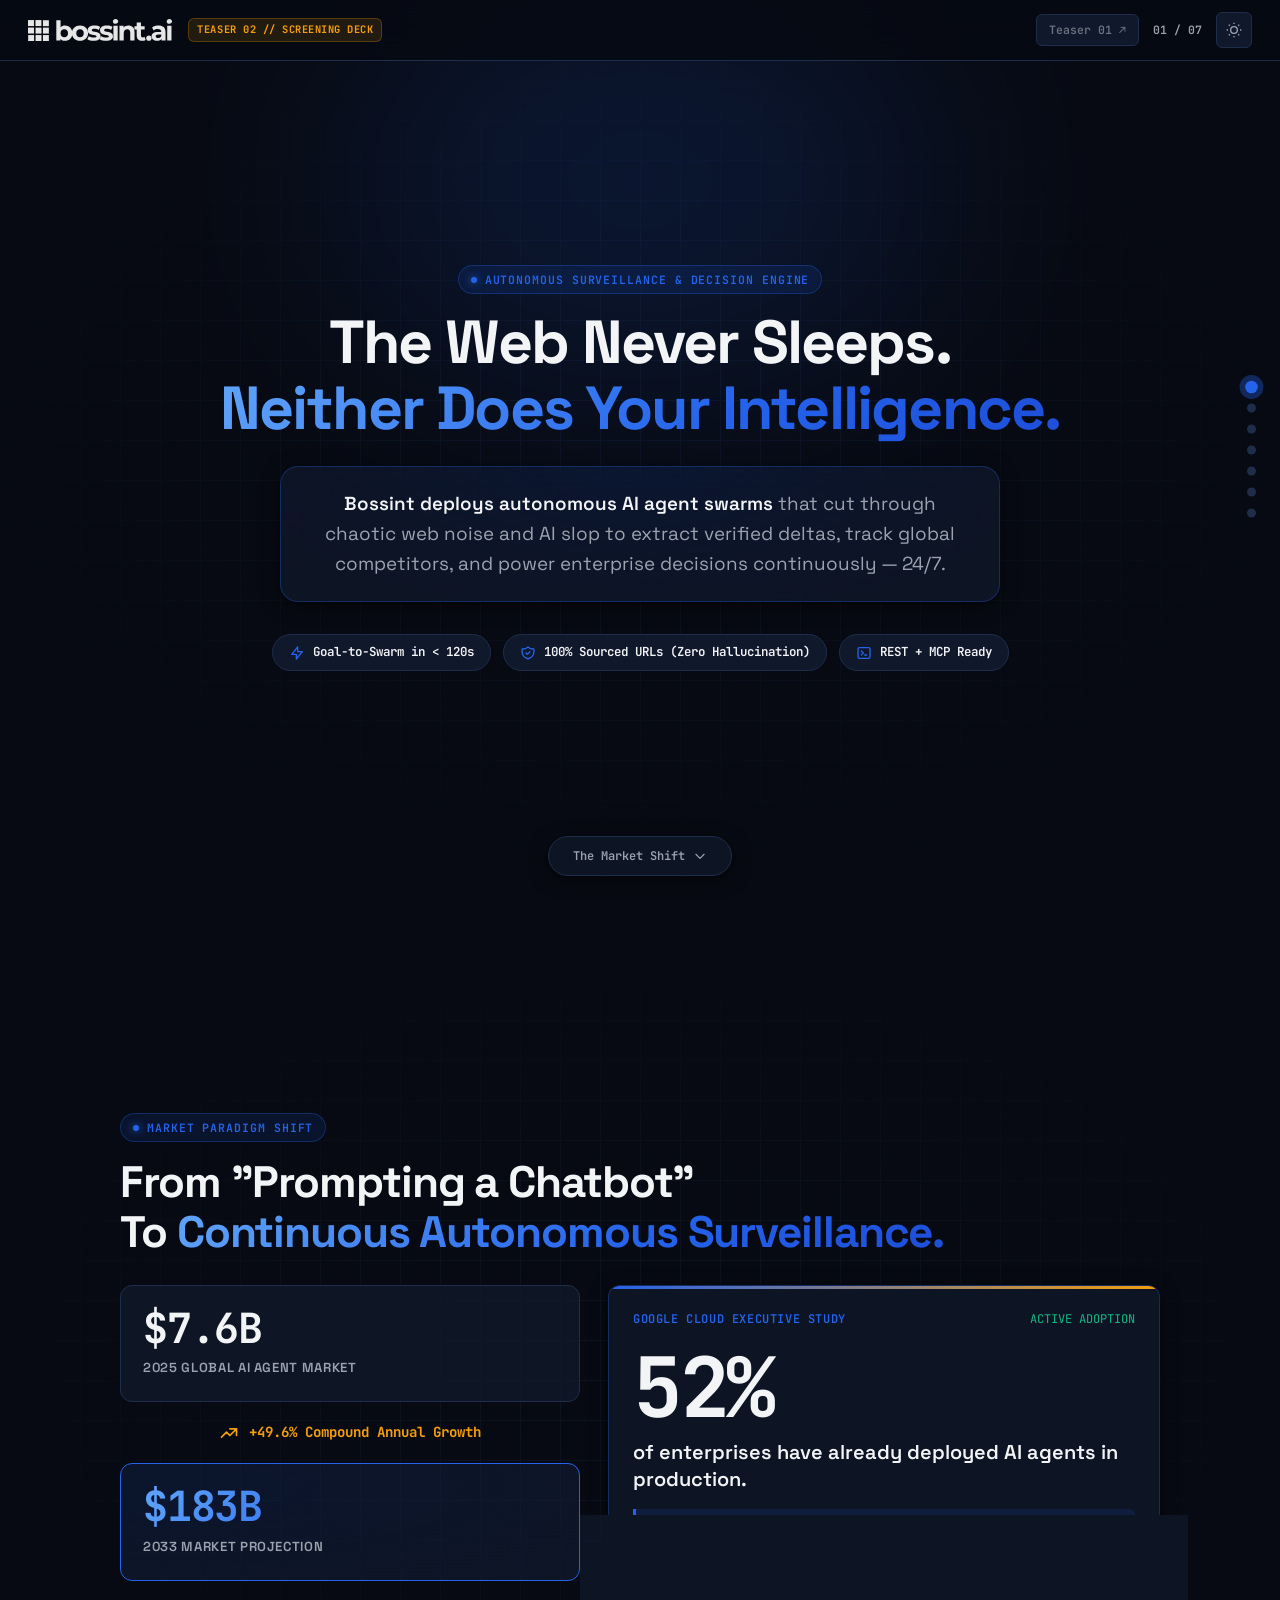
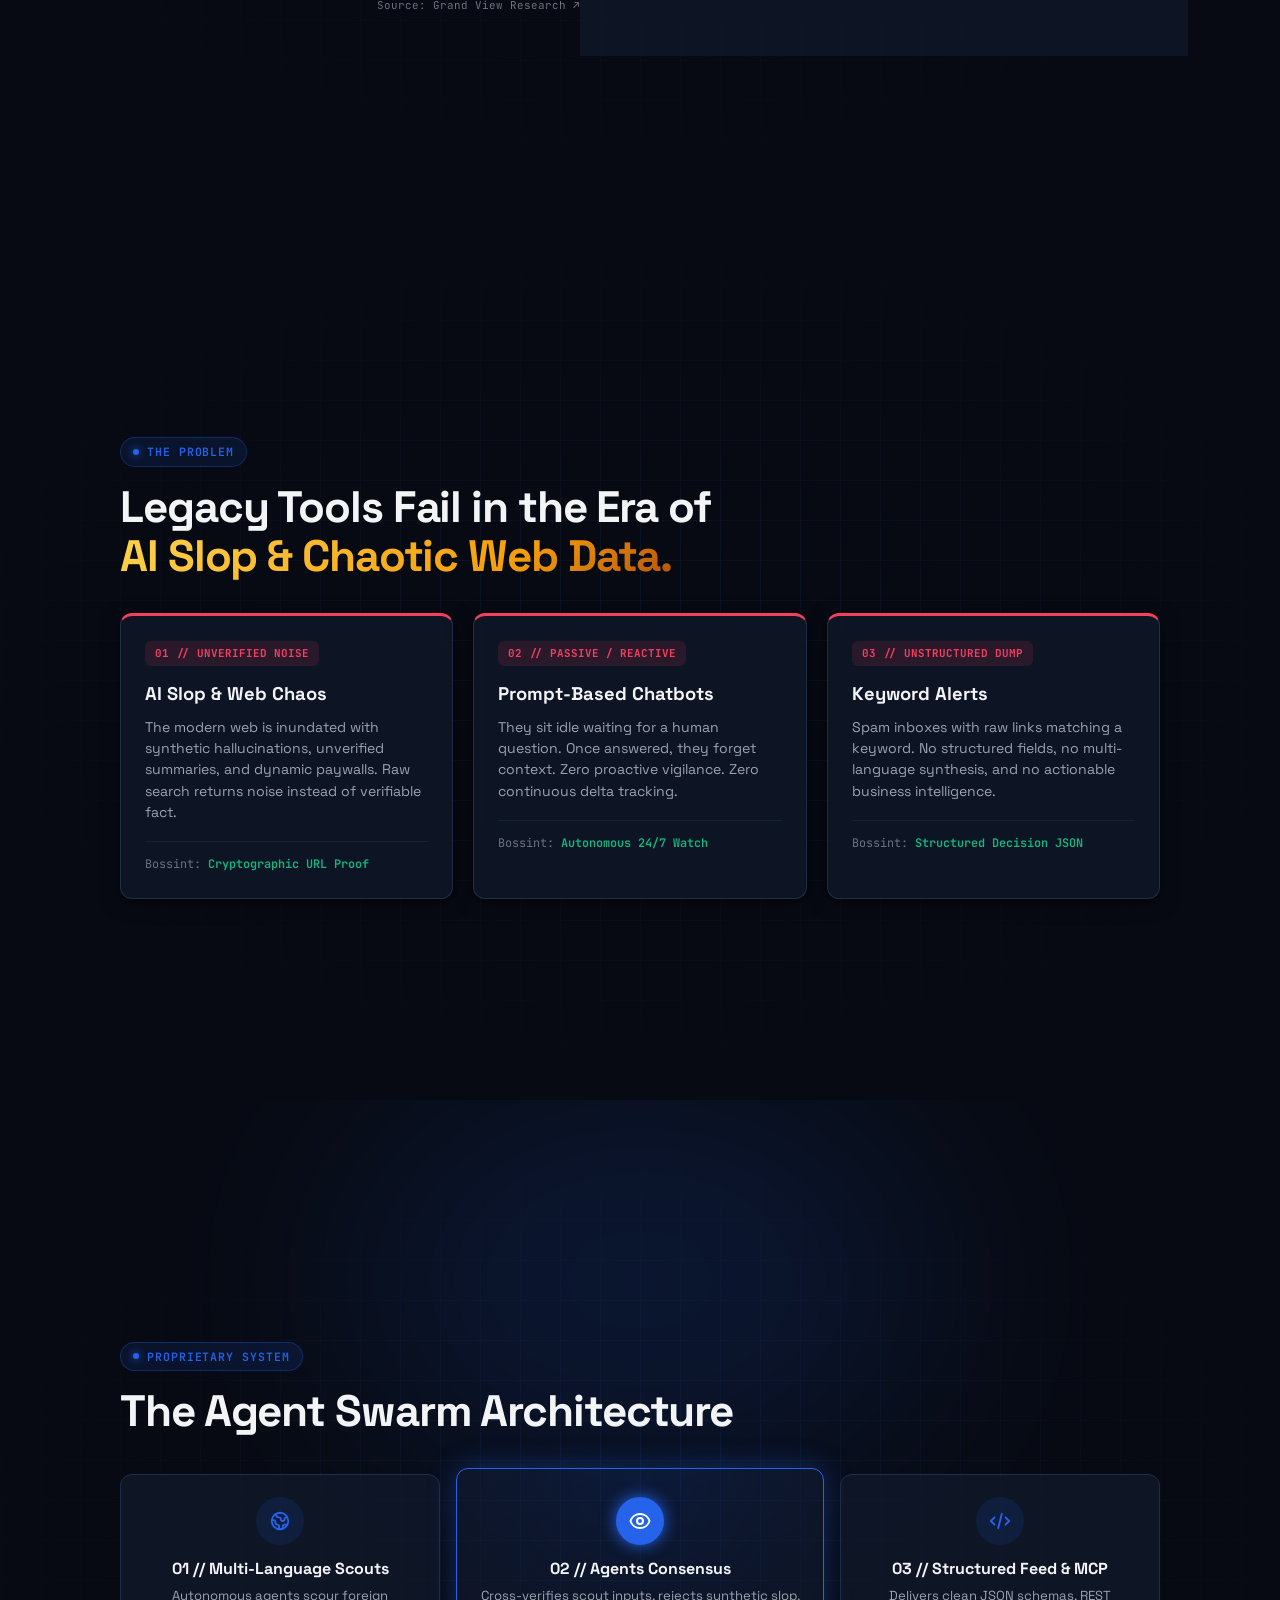
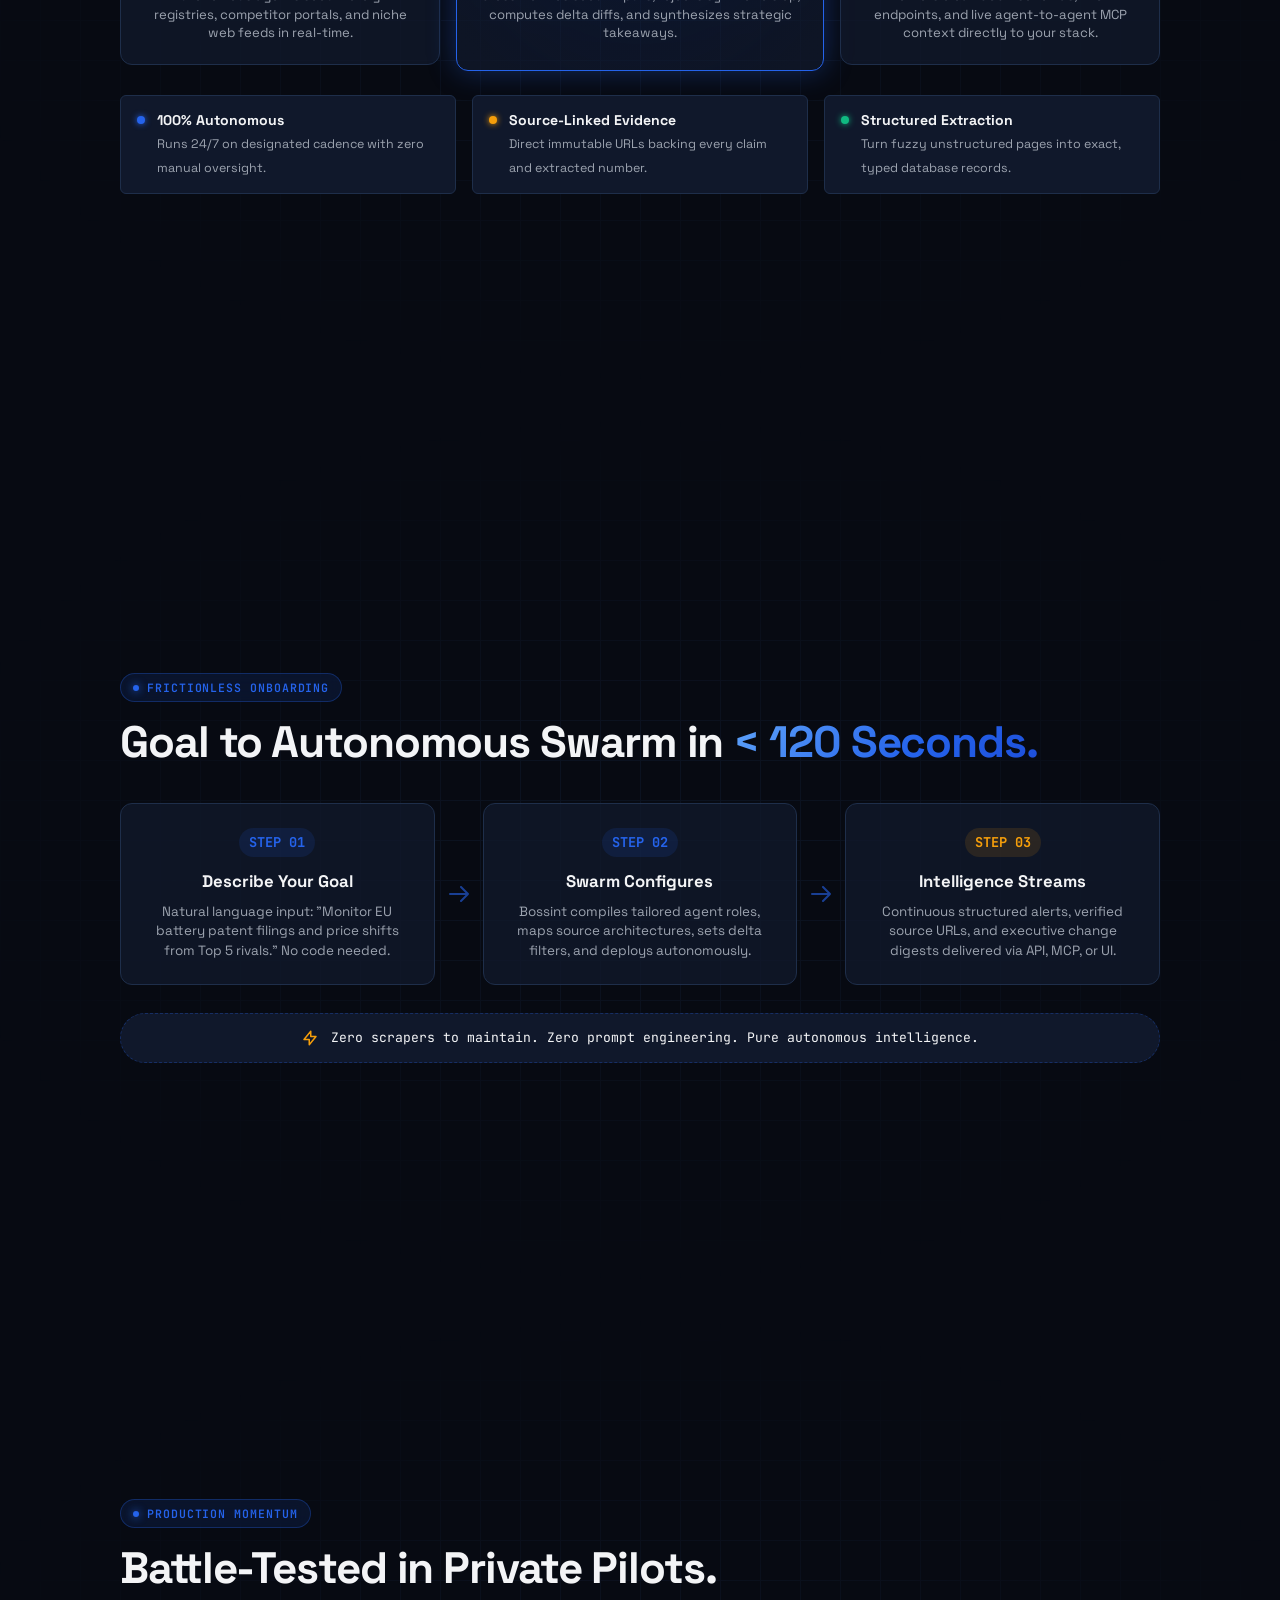
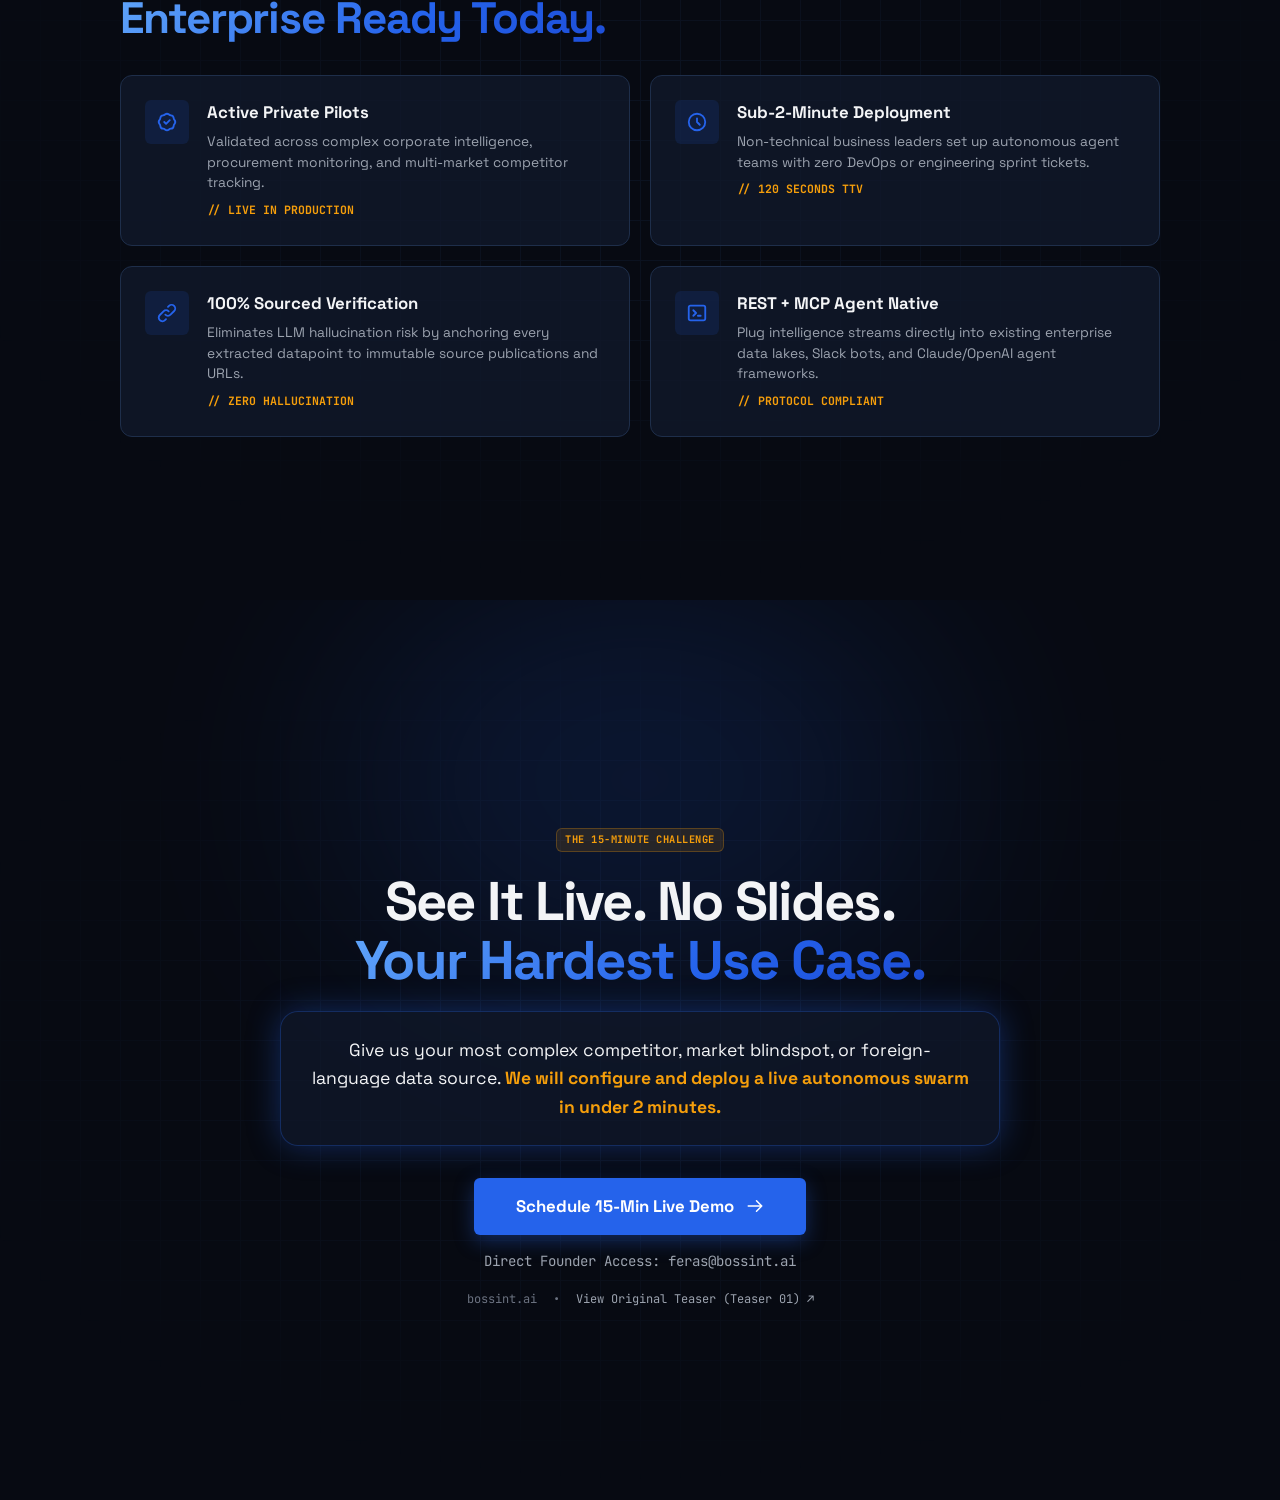
<file: teaser-02.html>
<!DOCTYPE html>
<html lang="en" data-theme="dark">
<head>
  <meta charset="UTF-8">
  <meta name="viewport" content="width=device-width, initial-scale=1.0">
  <title>Bossint AI — Continuous Autonomous Intelligence | Teaser 02</title>
  <meta name="description" content="Autonomous AI Agent Swarms that cut through AI slop and chaotic web data to deliver continuous structured business intelligence 24/7.">
  <link rel="stylesheet" href="teaser-02.css">
</head>
<body>

  <!-- TOP BAR -->
  <header class="topbar">
    <div class="topbar-left">
      <a href="#p-cover" class="topbar-logo-link" aria-label="Bossint Home">
        <img src="BOSSINT-NEW-LOGO.svg" alt="Bossint AI" class="topbar-logo">
      </a>
      <span class="badge-version">TEASER 02 // SCREENING DECK</span>
    </div>

    <div class="topbar-actions">
      <a href="teaser-01.html" class="nav-link-deck" title="View Teaser 01">Teaser 01 ↗</a>
      <span class="topbar-page-indicator" id="page-indicator">01 / 07</span>
      <button class="theme-toggle" id="theme-toggle" aria-label="Toggle theme">
        <svg id="icon-sun" xmlns="http://www.w3.org/2000/svg" fill="none" viewBox="0 0 24 24" stroke="currentColor" stroke-width="2"><circle cx="12" cy="12" r="5"/><line x1="12" y1="1" x2="12" y2="3"/><line x1="12" y1="21" x2="12" y2="23"/><line x1="4.22" y1="4.22" x2="5.64" y2="5.64"/><line x1="18.36" y1="18.36" x2="19.78" y2="19.78"/><line x1="1" y1="12" x2="3" y2="12"/><line x1="21" y1="12" x2="23" y2="12"/><line x1="4.22" y1="19.78" x2="5.64" y2="18.36"/><line x1="18.36" y1="5.64" x2="19.78" y2="4.22"/></svg>
        <svg id="icon-moon" style="display:none" xmlns="http://www.w3.org/2000/svg" fill="none" viewBox="0 0 24 24" stroke="currentColor" stroke-width="2"><path d="M21 12.79A9 9 0 1 1 11.21 3 7 7 0 0 0 21 12.79z"/></svg>
      </button>
    </div>
  </header>

  <!-- Scroll Progress -->
  <div class="scroll-progress" id="scroll-progress"></div>

  <!-- DOT NAVIGATION -->
  <nav class="dot-nav" aria-label="Slide navigation">
    <button class="dot-nav-item active" data-label="01 // Hook"></button>
    <button class="dot-nav-item" data-label="02 // Market"></button>
    <button class="dot-nav-item" data-label="03 // The Failure"></button>
    <button class="dot-nav-item" data-label="04 // Architecture"></button>
    <button class="dot-nav-item" data-label="05 // 120s Pipeline"></button>
    <button class="dot-nav-item" data-label="06 // Traction"></button>
    <button class="dot-nav-item" data-label="07 // The Ask"></button>
  </nav>


  <!-- ================================================
       SLIDE 1 — THE 30-SECOND HOOK
       ================================================ -->
  <section class="page page-hero" id="p-cover">
    <div class="bg-grid"></div>
    <div class="bg-ambient-glow glow-cobalt"></div>

    <div class="page-inner hero-wrapper">
      <div class="tag-telemetry reveal">
        <span class="pulse-dot"></span>
        <span>AUTONOMOUS SURVEILLANCE &amp; DECISION ENGINE</span>
      </div>

      <h1 class="hero-title reveal reveal-delay-1">
        The Web Never Sleeps.<br>
        <span class="grad-blue">Neither Does Your Intelligence.</span>
      </h1>

      <div class="t2-card hero-sub-box reveal reveal-delay-2">
        <p class="hero-sub-lead">
          <strong>Bossint deploys autonomous AI agent swarms</strong> that cut through chaotic web noise and AI slop to extract verified deltas, track global competitors, and power enterprise decisions continuously — 24/7.
        </p>
      </div>

      <div class="hero-signals reveal reveal-delay-3">
        <div class="hero-pill">
          <svg xmlns="http://www.w3.org/2000/svg" width="16" height="16" fill="none" viewBox="0 0 24 24" stroke="currentColor" stroke-width="2"><path stroke-linecap="round" stroke-linejoin="round" d="M13 10V3L4 14h7v7l9-11h-7z"/></svg>
          Goal-to-Swarm in &lt; 120s
        </div>
        <div class="hero-pill">
          <svg xmlns="http://www.w3.org/2000/svg" width="16" height="16" fill="none" viewBox="0 0 24 24" stroke="currentColor" stroke-width="2"><path stroke-linecap="round" stroke-linejoin="round" d="M9 12l2 2 4-4m5.618-4.016A11.955 11.955 0 0112 2.944a11.955 11.955 0 01-8.618 3.04A12.02 12.02 0 003 9c0 5.591 3.824 10.29 9 11.622 5.176-1.332 9-6.03 9-11.622 0-1.042-.133-2.052-.382-3.016z"/></svg>
          100% Sourced URLs (Zero Hallucination)
        </div>
        <div class="hero-pill">
          <svg xmlns="http://www.w3.org/2000/svg" width="16" height="16" fill="none" viewBox="0 0 24 24" stroke="currentColor" stroke-width="2"><path stroke-linecap="round" stroke-linejoin="round" d="M8 9l3 3-3 3m5 0h3M5 20h14a2 2 0 002-2V6a2 2 0 00-2-2H5a2 2 0 00-2 2v12a2 2 0 002 2z"/></svg>
          REST + MCP Ready
        </div>
      </div>
    </div>

    <a href="#p-market" class="scroll-hint-bar" aria-label="Next slide">
      <span>The Market Shift</span>
      <svg xmlns="http://www.w3.org/2000/svg" width="14" height="14" fill="none" viewBox="0 0 24 24" stroke="currentColor" stroke-width="2"><path stroke-linecap="round" stroke-linejoin="round" d="M19 9l-7 7-7-7"/></svg>
    </a>
  </section>


  <!-- ================================================
       SLIDE 2 — THE MACRO WAVE & ASYMMETRY
       ================================================ -->
  <section class="page" id="p-market">
    <div class="bg-grid"></div>
    <div class="page-inner">
      <div class="tag-telemetry reveal">
        <span class="pulse-dot"></span>
        <span>MARKET PARADIGM SHIFT</span>
      </div>
      <h2 class="headline reveal reveal-delay-1">
        From "Prompting a Chatbot"<br>
        To <span class="grad-blue">Continuous Autonomous Surveillance.</span>
      </h2>

      <div class="market-grid reveal reveal-delay-2">
        <!-- Left: TAM Surge -->
        <div class="tam-container">
          <div class="stat-box">
            <span class="stat-num">$7.6B</span>
            <span class="stat-title">2025 Global AI Agent Market</span>
          </div>

          <div class="cagr-badge-row">
            <svg xmlns="http://www.w3.org/2000/svg" width="20" height="20" fill="none" viewBox="0 0 24 24" stroke="currentColor" stroke-width="2"><path stroke-linecap="round" stroke-linejoin="round" d="M13 7h8m0 0v8m0-8l-8 8-4-4-6 6"/></svg>
            <span>+49.6% Compound Annual Growth</span>
          </div>

          <div class="stat-box featured">
            <span class="stat-num grad-blue">$183B</span>
            <span class="stat-title">2033 Market Projection</span>
          </div>

          <a href="https://www.grandviewresearch.com/industry-analysis/ai-agents-market-report" target="_blank" rel="noopener" class="stat-source-link">
            Source: Grand View Research ↗
          </a>
        </div>

        <!-- Right: The 52% Insight Card -->
        <div class="t2-card insight-card">
          <div>
            <div class="insight-top">
              <span class="insight-source">Google Cloud Executive Study</span>
              <span class="mono" style="font-size:0.75rem; color:var(--emerald);">ACTIVE ADOPTION</span>
            </div>
            
            <div class="insight-metric-hero">52%</div>
            <h3 class="insight-heading">of enterprises have already deployed AI agents in production.</h3>
          </div>

          <div class="thesis-callout">
            <strong>The Gap:</strong> Most teams deploy reactive bots that wait for manual prompts. Bossint captures the high-margin layer: <strong>autonomous, 24/7 environmental awareness.</strong>
          </div>
        </div>
      </div>
    </div>
  </section>


  <!-- ================================================
       SLIDE 3 — THE PROBLEM: AI SLOP & CHAOTIC NOISE
       ================================================ -->
  <section class="page" id="p-paradigm">
    <div class="bg-grid"></div>
    <div class="page-inner">
      <div class="tag-telemetry reveal">
        <span class="pulse-dot"></span>
        <span>THE PROBLEM</span>
      </div>
      <h2 class="headline reveal reveal-delay-1">
        Legacy Tools Fail in the Era of<br>
        <span class="grad-amber">AI Slop &amp; Chaotic Web Data.</span>
      </h2>

      <div class="problem-grid-3 stagger-children">
        <!-- Card 1: AI Slop & Unverified Noise -->
        <div class="t2-card failure-card">
          <div class="failure-badge">01 // UNVERIFIED NOISE</div>
          <h3>AI Slop &amp; Web Chaos</h3>
          <p>The modern web is inundated with synthetic hallucinations, unverified summaries, and dynamic paywalls. Raw search returns noise instead of verifiable fact.</p>
          <div class="bottom-contrast">Bossint: <span>Cryptographic URL Proof</span></div>
        </div>

        <!-- Card 2: Reactive Chatbots -->
        <div class="t2-card failure-card">
          <div class="failure-badge">02 // PASSIVE / REACTIVE</div>
          <h3>Prompt-Based Chatbots</h3>
          <p>They sit idle waiting for a human question. Once answered, they forget context. Zero proactive vigilance. Zero continuous delta tracking.</p>
          <div class="bottom-contrast">Bossint: <span>Autonomous 24/7 Watch</span></div>
        </div>

        <!-- Card 3: Keyword Feeds -->
        <div class="t2-card failure-card">
          <div class="failure-badge">03 // UNSTRUCTURED DUMP</div>
          <h3>Keyword Alerts</h3>
          <p>Spam inboxes with raw links matching a keyword. No structured fields, no multi-language synthesis, and no actionable business intelligence.</p>
          <div class="bottom-contrast">Bossint: <span>Structured Decision JSON</span></div>
        </div>
      </div>
    </div>
  </section>


  <!-- ================================================
       SLIDE 4 — THE WATCHDOG SWARM ARCHITECTURE
       ================================================ -->
  <section class="page" id="p-architecture">
    <div class="bg-grid"></div>
    <div class="bg-ambient-glow glow-cobalt"></div>

    <div class="page-inner">
      <div class="tag-telemetry reveal">
        <span class="pulse-dot"></span>
        <span>PROPRIETARY SYSTEM</span>
      </div>
      <h2 class="headline reveal reveal-delay-1">
        The Agent Swarm Architecture
      </h2>

      <!-- Swarm 3-tier node flow -->
      <div class="swarm-diagram reveal reveal-delay-2">
        <div class="swarm-node">
          <div class="node-icon-circle">
            <svg xmlns="http://www.w3.org/2000/svg" width="22" height="22" fill="none" viewBox="0 0 24 24" stroke="currentColor" stroke-width="2"><path stroke-linecap="round" stroke-linejoin="round" d="M3.055 11H5a2 2 0 012 2v1a2 2 0 002 2 2 2 0 012 2v2.945M8 3.935V5.5A2.5 2.5 0 0010.5 8h.5a2 2 0 012 2 2 2 0 104 0 2 2 0 012-2h1.064M15 20.488V18a2 2 0 012-2h3.064M21 12a9 9 0 11-18 0 9 9 0 0118 0z"/></svg>
          </div>
          <h4>01 // Multi-Language Scouts</h4>
          <p>Autonomous agents scour foreign registries, competitor portals, and niche web feeds in real-time.</p>
        </div>

        <div class="swarm-node center-brain">
          <div class="node-icon-circle">
            <svg xmlns="http://www.w3.org/2000/svg" width="24" height="24" fill="none" viewBox="0 0 24 24" stroke="currentColor" stroke-width="2"><path stroke-linecap="round" stroke-linejoin="round" d="M15 12a3 3 0 11-6 0 3 3 0 016 0z"/><path stroke-linecap="round" stroke-linejoin="round" d="M2.458 12C3.732 7.943 7.523 5 12 5c4.478 0 8.268 2.943 9.542 7-1.274 4.057-5.064 7-9.542 7-4.477 0-8.268-2.943-9.542-7z"/></svg>
          </div>
          <h4>02 // Agents Consensus</h4>
          <p>Cross-verifies scout inputs, rejects synthetic slop, computes delta diffs, and synthesizes strategic takeaways.</p>
        </div>

        <div class="swarm-node">
          <div class="node-icon-circle">
            <svg xmlns="http://www.w3.org/2000/svg" width="22" height="22" fill="none" viewBox="0 0 24 24" stroke="currentColor" stroke-width="2"><path stroke-linecap="round" stroke-linejoin="round" d="M10 20l4-16m4 4l4 4-4 4M6 16l-4-4 4-4"/></svg>
          </div>
          <h4>03 // Structured Feed &amp; MCP</h4>
          <p>Delivers clean JSON schemas, REST endpoints, and live agent-to-agent MCP context directly to your stack.</p>
        </div>
      </div>

      <!-- Core Defensibility Pillars -->
      <div class="swarm-pillars reveal reveal-delay-3">
        <div class="pillar-item">
          <span class="pillar-dot"></span>
          <div>
            <strong>100% Autonomous</strong>
            <span>Runs 24/7 on designated cadence with zero manual oversight.</span>
          </div>
        </div>
        <div class="pillar-item">
          <span class="pillar-dot" style="background:var(--amber); box-shadow:0 0 6px var(--amber);"></span>
          <div>
            <strong>Source-Linked Evidence</strong>
            <span>Direct immutable URLs backing every claim and extracted number.</span>
          </div>
        </div>
        <div class="pillar-item">
          <span class="pillar-dot" style="background:var(--emerald); box-shadow:0 0 6px var(--emerald);"></span>
          <div>
            <strong>Structured Extraction</strong>
            <span>Turn fuzzy unstructured pages into exact, typed database records.</span>
          </div>
        </div>
      </div>
    </div>
  </section>


  <!-- ================================================
       SLIDE 5 — 120-SECOND GOAL-TO-AGENT PIPELINE
       ================================================ -->
  <section class="page" id="p-pipeline">
    <div class="bg-grid"></div>
    <div class="page-inner">
      <div class="tag-telemetry reveal">
        <span class="pulse-dot"></span>
        <span>FRICTIONLESS ONBOARDING</span>
      </div>
      <h2 class="headline reveal reveal-delay-1">
        Goal to Autonomous Swarm in <span class="grad-blue">&lt; 120 Seconds.</span>
      </h2>

      <div class="pipeline-flow reveal reveal-delay-2">
        <div class="pipeline-step">
          <span class="pipeline-step-num">STEP 01</span>
          <h3>Describe Your Goal</h3>
          <p>Natural language input: "Monitor EU battery patent filings and price shifts from Top 5 rivals." No code needed.</p>
        </div>

        <div class="pipeline-arrow">
          <svg xmlns="http://www.w3.org/2000/svg" width="24" height="24" fill="none" viewBox="0 0 24 24" stroke="currentColor" stroke-width="2"><path stroke-linecap="round" stroke-linejoin="round" d="M14 5l7 7m0 0l-7 7m7-7H3"/></svg>
        </div>

        <div class="pipeline-step">
          <span class="pipeline-step-num">STEP 02</span>
          <h3>Swarm Configures</h3>
          <p>Bossint compiles tailored agent roles, maps source architectures, sets delta filters, and deploys autonomously.</p>
        </div>

        <div class="pipeline-arrow">
          <svg xmlns="http://www.w3.org/2000/svg" width="24" height="24" fill="none" viewBox="0 0 24 24" stroke="currentColor" stroke-width="2"><path stroke-linecap="round" stroke-linejoin="round" d="M14 5l7 7m0 0l-7 7m7-7H3"/></svg>
        </div>

        <div class="pipeline-step step-final">
          <span class="pipeline-step-num">STEP 03</span>
          <h3>Intelligence Streams</h3>
          <p>Continuous structured alerts, verified source URLs, and executive change digests delivered via API, MCP, or UI.</p>
        </div>
      </div>

      <div class="pipeline-footer-banner reveal reveal-delay-3">
        <svg xmlns="http://www.w3.org/2000/svg" width="18" height="18" fill="none" viewBox="0 0 24 24" stroke="currentColor" stroke-width="2"><path stroke-linecap="round" stroke-linejoin="round" d="M13 10V3L4 14h7v7l9-11h-7z"/></svg>
        <span>Zero scrapers to maintain. Zero prompt engineering. Pure autonomous intelligence.</span>
      </div>
    </div>
  </section>


  <!-- ================================================
       SLIDE 6 — TRACTION & DEFESIBILITY
       ================================================ -->
  <section class="page" id="p-traction">
    <div class="bg-grid"></div>
    <div class="page-inner">
      <div class="tag-telemetry reveal">
        <span class="pulse-dot"></span>
        <span>PRODUCTION MOMENTUM</span>
      </div>
      <h2 class="headline reveal reveal-delay-1">
        Battle-Tested in Private Pilots.<br>
        <span class="grad-blue">Enterprise Ready Today.</span>
      </h2>

      <div class="traction-grid stagger-children">
        <div class="traction-card">
          <div class="traction-icon">
            <svg xmlns="http://www.w3.org/2000/svg" width="22" height="22" fill="none" viewBox="0 0 24 24" stroke="currentColor" stroke-width="2"><path stroke-linecap="round" stroke-linejoin="round" d="M9 12l2 2 4-4M7.835 4.697a3.42 3.42 0 001.946-.806 3.42 3.42 0 014.438 0 3.42 3.42 0 001.946.806 3.42 3.42 0 013.138 3.138 3.42 3.42 0 00.806 1.946 3.42 3.42 0 010 4.438 3.42 3.42 0 00-.806 1.946 3.42 3.42 0 01-3.138 3.138 3.42 3.42 0 00-1.946.806 3.42 3.42 0 01-4.438 0 3.42 3.42 0 00-1.946-.806 3.42 3.42 0 01-3.138-3.138 3.42 3.42 0 00-.806-1.946 3.42 3.42 0 010-4.438 3.42 3.42 0 00.806-1.946 3.42 3.42 0 013.138-3.138z"/></svg>
          </div>
          <div class="traction-content">
            <h3>Active Private Pilots</h3>
            <p>Validated across complex corporate intelligence, procurement monitoring, and multi-market competitor tracking.</p>
            <span class="traction-metric-tag">// LIVE IN PRODUCTION</span>
          </div>
        </div>

        <div class="traction-card">
          <div class="traction-icon">
            <svg xmlns="http://www.w3.org/2000/svg" width="22" height="22" fill="none" viewBox="0 0 24 24" stroke="currentColor" stroke-width="2"><path stroke-linecap="round" stroke-linejoin="round" d="M12 8v4l3 3m6-3a9 9 0 11-18 0 9 9 0 0118 0z"/></svg>
          </div>
          <div class="traction-content">
            <h3>Sub-2-Minute Deployment</h3>
            <p>Non-technical business leaders set up autonomous agent teams with zero DevOps or engineering sprint tickets.</p>
            <span class="traction-metric-tag">// 120 SECONDS TTV</span>
          </div>
        </div>

        <div class="traction-card">
          <div class="traction-icon">
            <svg xmlns="http://www.w3.org/2000/svg" width="22" height="22" fill="none" viewBox="0 0 24 24" stroke="currentColor" stroke-width="2"><path stroke-linecap="round" stroke-linejoin="round" d="M13.828 10.172a4 4 0 00-5.656 0l-4 4a4 4 0 105.656 5.656l1.102-1.101m-.758-4.899a4 4 0 005.656 0l4-4a4 4 0 00-5.656-5.656l-1.1 1.1"/></svg>
          </div>
          <div class="traction-content">
            <h3>100% Sourced Verification</h3>
            <p>Eliminates LLM hallucination risk by anchoring every extracted datapoint to immutable source publications and URLs.</p>
            <span class="traction-metric-tag">// ZERO HALLUCINATION</span>
          </div>
        </div>

        <div class="traction-card">
          <div class="traction-icon">
            <svg xmlns="http://www.w3.org/2000/svg" width="22" height="22" fill="none" viewBox="0 0 24 24" stroke="currentColor" stroke-width="2"><path stroke-linecap="round" stroke-linejoin="round" d="M8 9l3 3-3 3m5 0h3M5 20h14a2 2 0 002-2V6a2 2 0 00-2-2H5a2 2 0 00-2 2v12a2 2 0 002 2z"/></svg>
          </div>
          <div class="traction-content">
            <h3>REST + MCP Agent Native</h3>
            <p>Plug intelligence streams directly into existing enterprise data lakes, Slack bots, and Claude/OpenAI agent frameworks.</p>
            <span class="traction-metric-tag">// PROTOCOL COMPLIANT</span>
          </div>
        </div>
      </div>
    </div>
  </section>


  <!-- ================================================
       SLIDE 7 — THE 15-MINUTE LIVE CHALLENGE (THE ASK)
       ================================================ -->
  <section class="page page-cta" id="p-cta">
    <div class="bg-grid"></div>
    <div class="bg-ambient-glow glow-cobalt"></div>

    <div class="page-inner page-cta-wrap">
      <div class="cta-tag-row reveal">
        <span class="badge-version">THE 15-MINUTE CHALLENGE</span>
      </div>

      <h2 class="cta-hero-title reveal reveal-delay-1">
        See It Live. No Slides.<br>
        <span class="grad-blue">Your Hardest Use Case.</span>
      </h2>

      <div class="cta-sub-box reveal reveal-delay-2">
        <p>
          Give us your most complex competitor, market blindspot, or foreign-language data source.
          <strong>We will configure and deploy a live autonomous swarm in under 2 minutes.</strong>
        </p>
      </div>

      <div class="cta-actions-group reveal reveal-delay-3">
        <a href="https://calendar.app.google/Rc8s6AwhX7gqic929" target="_blank" rel="noopener noreferrer" class="cta-button-primary">
          <span>Schedule 15-Min Live Demo</span>
          <svg xmlns="http://www.w3.org/2000/svg" width="18" height="18" fill="none" viewBox="0 0 24 24" stroke="currentColor" stroke-width="2"><path stroke-linecap="round" stroke-linejoin="round" d="M14 5l7 7m0 0l-7 7m7-7H3"/></svg>
        </a>

        <a href="mailto:feras@bossint.ai" class="cta-direct-email">
          Direct Founder Access: feras@bossint.ai
        </a>
      </div>

      <div class="cta-meta-row reveal reveal-delay-4">
        <span>bossint.ai</span>
        <span>•</span>
        <a href="teaser-01.html">View Original Teaser (Teaser 01) ↗</a>
      </div>
    </div>
  </section>

  <script src="teaser-02.js"></script>
</body>
</html>
</file>
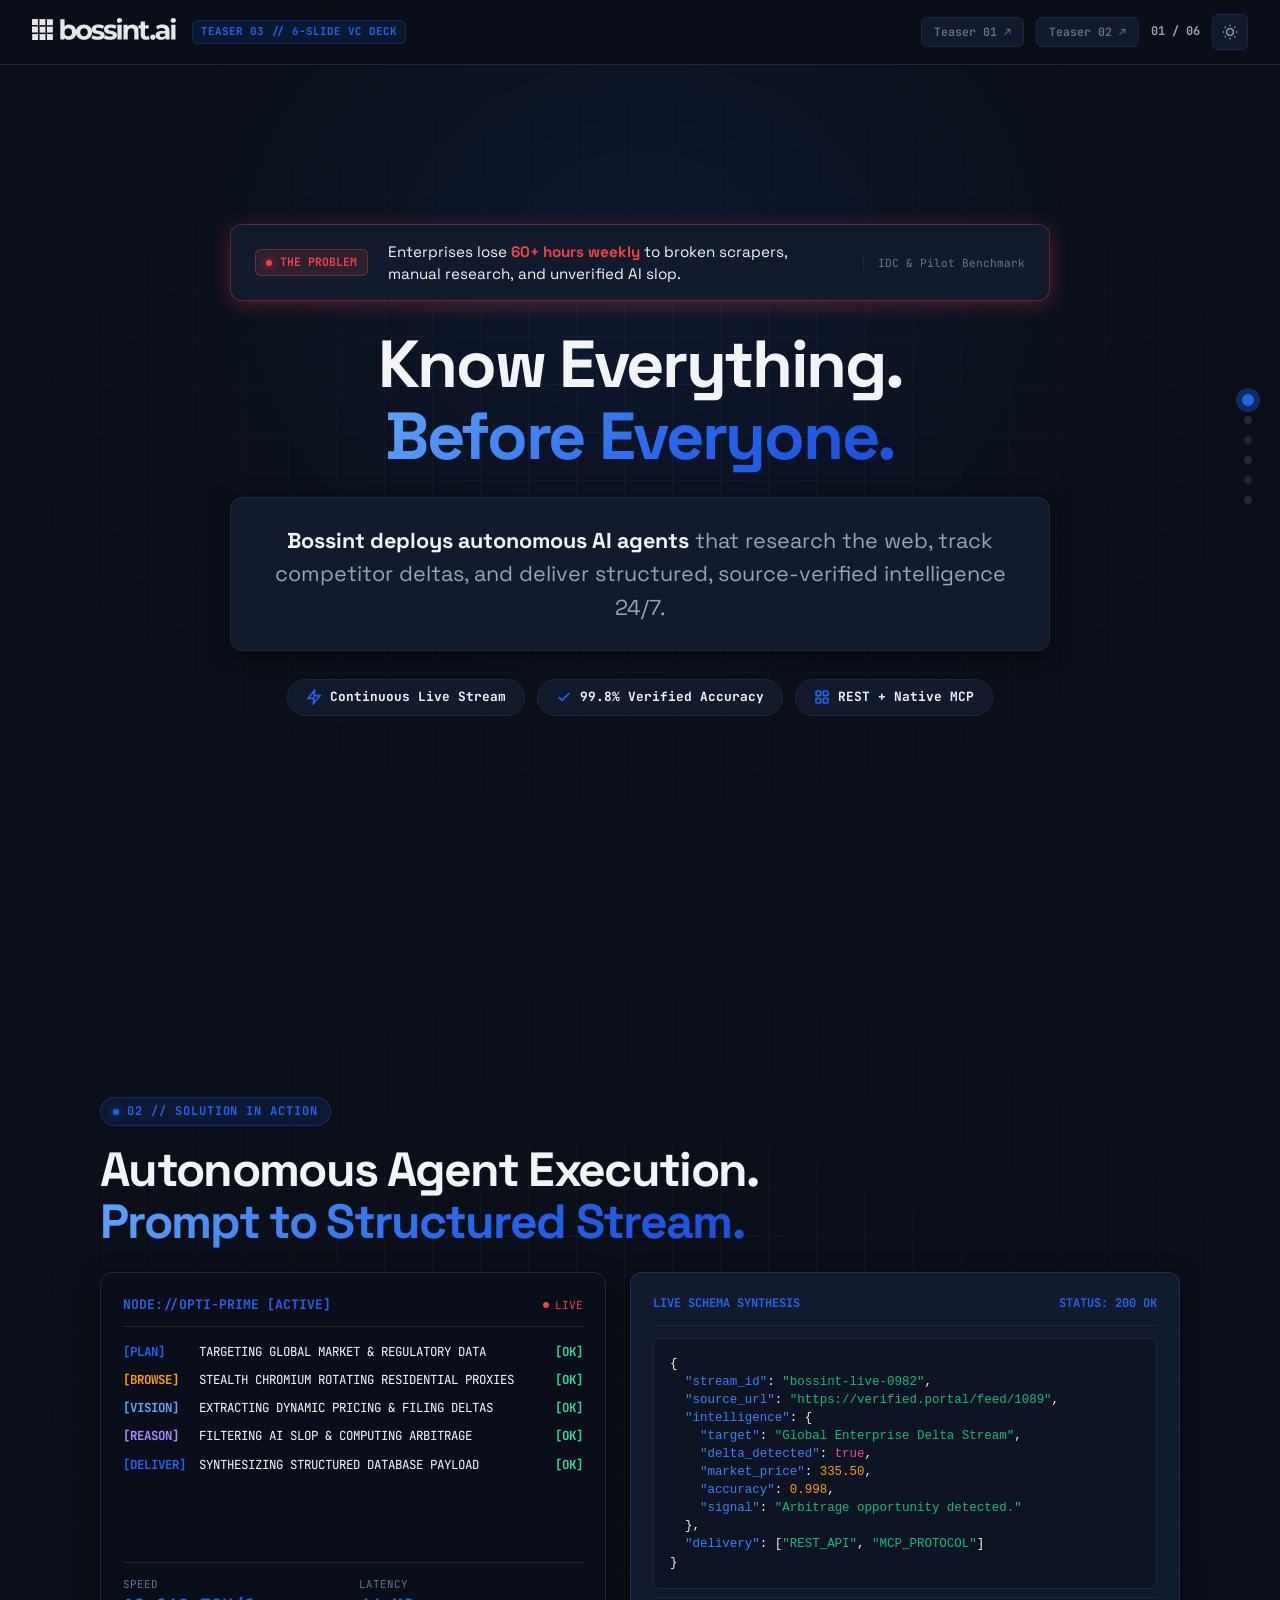
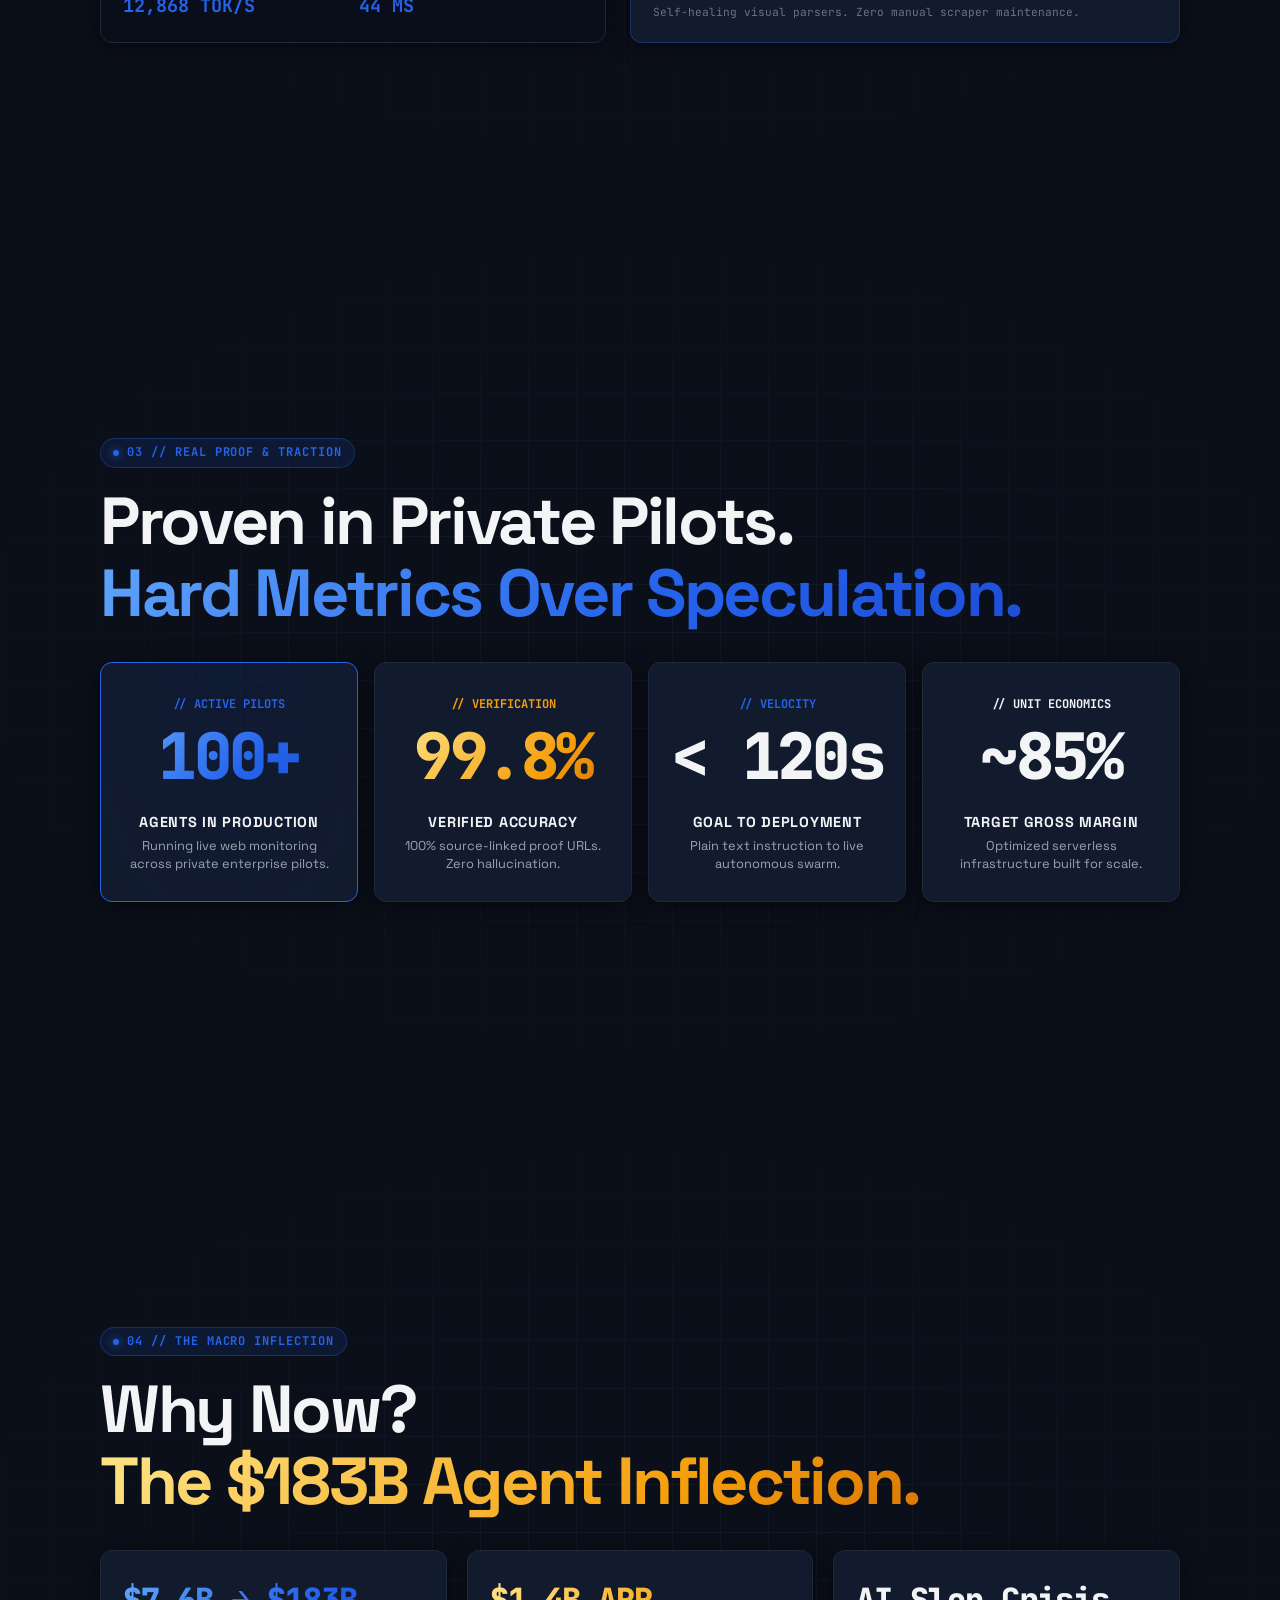
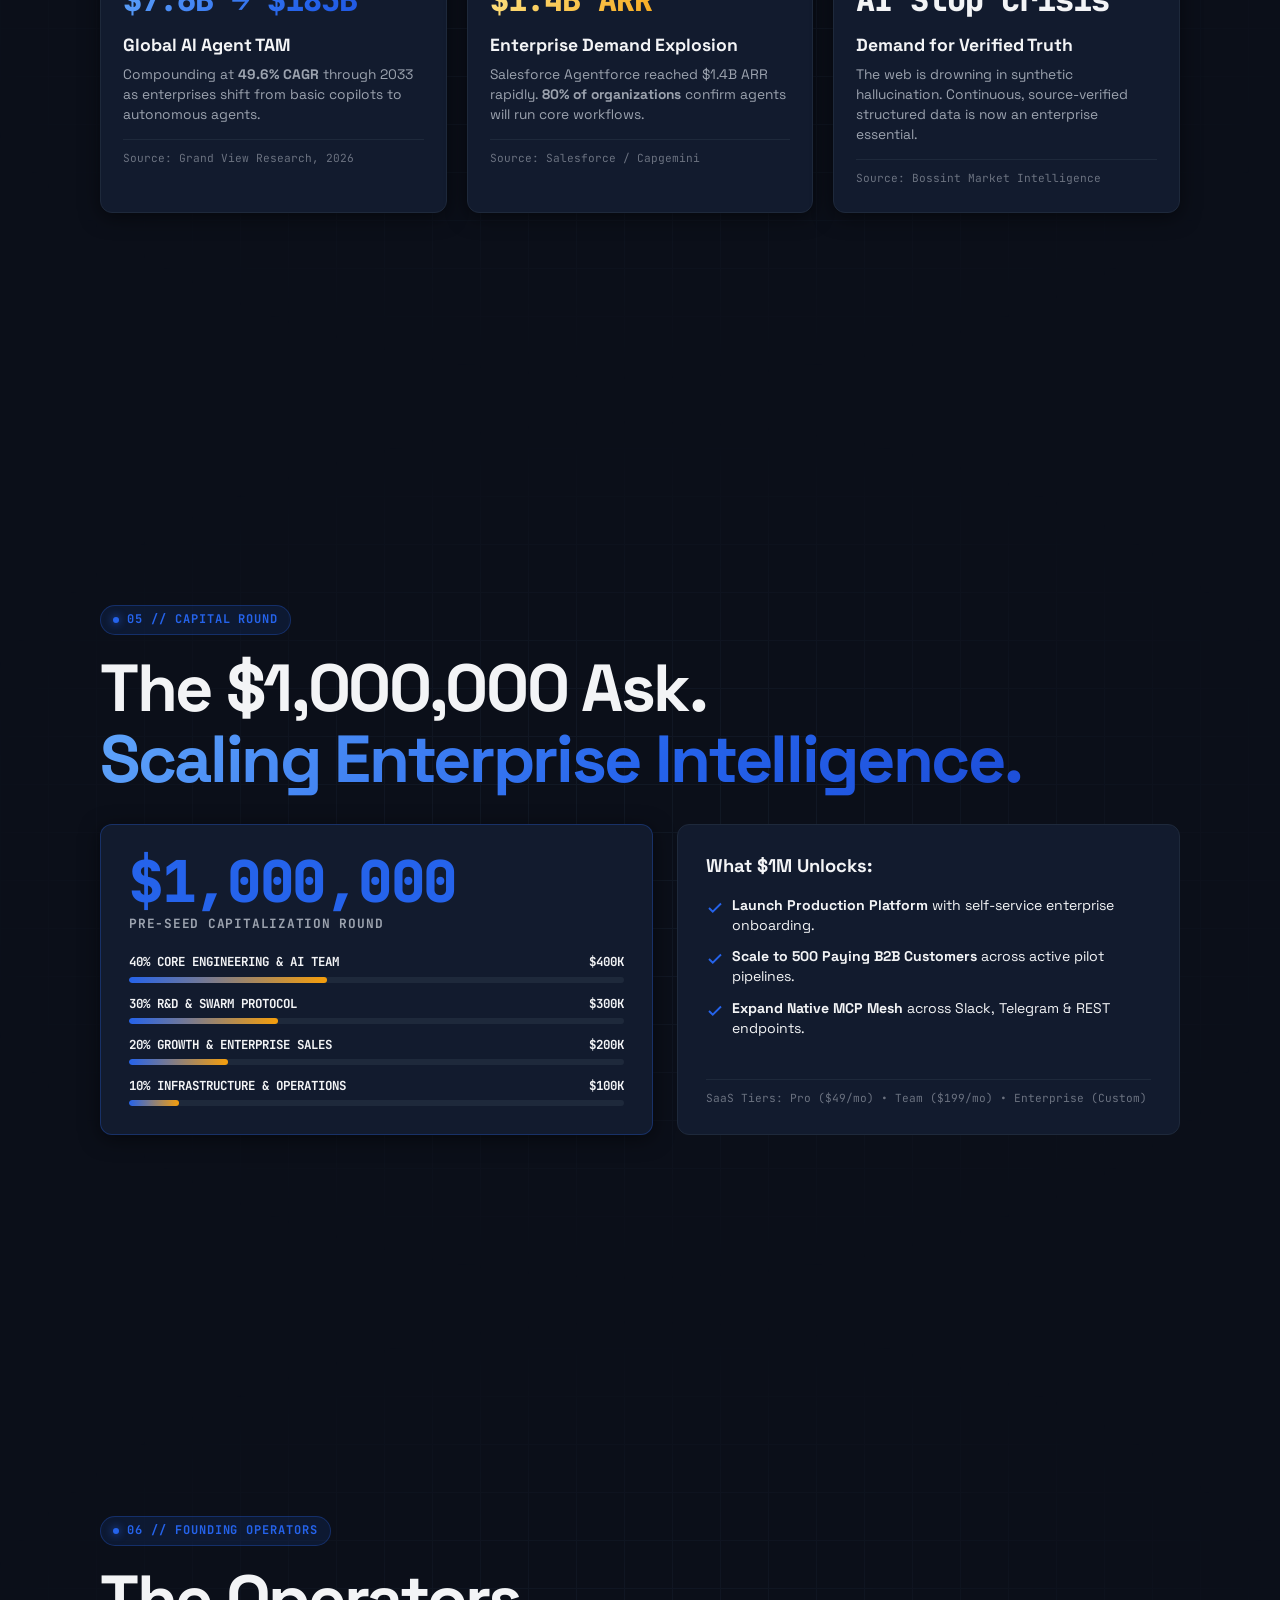
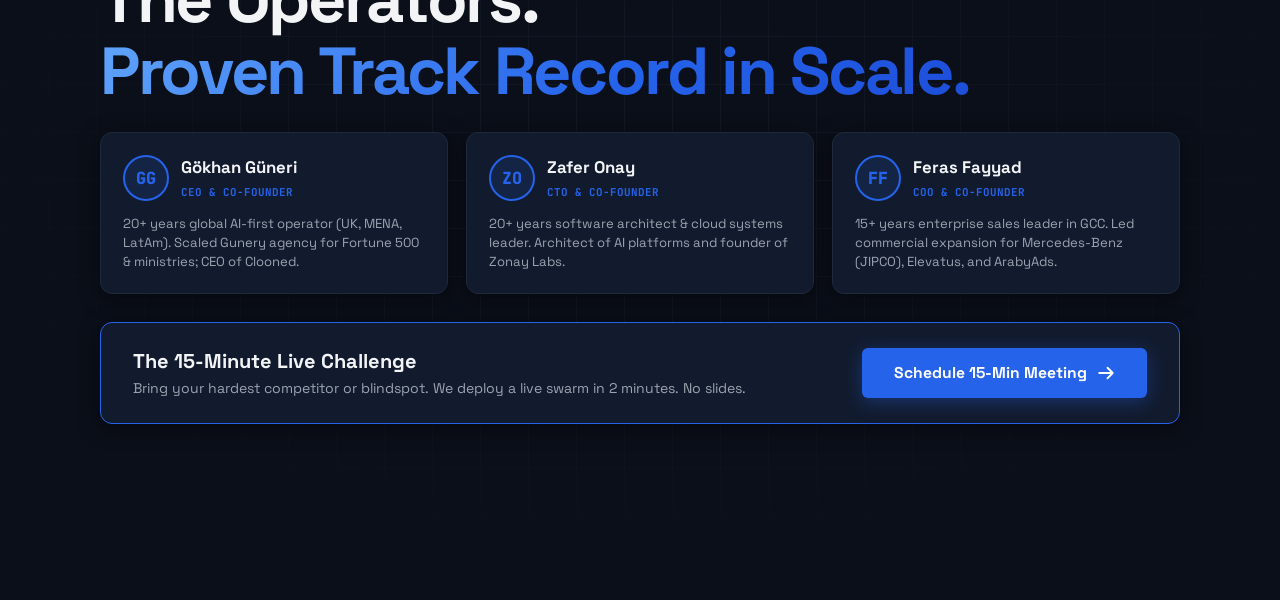
<file: teaser-03.html>
<!DOCTYPE html>
<html lang="en" data-theme="dark">
<head>
  <meta charset="UTF-8">
  <meta name="viewport" content="width=device-width, initial-scale=1.0">
  <title>Bossint AI — Pitch Deck Teaser 03 | High-Impact 6-Slide Executive Deck</title>
  <meta name="description" content="Bossint AI pitch deck: Deploy autonomous AI agents that research the web, gather intelligence, and deliver continuous structured data.">
  <link rel="stylesheet" href="teaser-03.css">
</head>
<body>

  <!-- TOP BAR -->
  <header class="topbar">
    <div class="topbar-left">
      <a href="#p-hook" class="topbar-logo-link" aria-label="Bossint Home">
        <img src="BOSSINT-NEW-LOGO.svg" alt="Bossint AI" class="topbar-logo">
      </a>
      <span class="topbar-tag">TEASER 03 // 6-SLIDE VC DECK</span>
    </div>

    <div class="topbar-actions">
      <a href="teaser-01.html" class="deck-switch-pill" title="View Teaser 01">Teaser 01 ↗</a>
      <a href="teaser-02.html" class="deck-switch-pill" title="View Teaser 02">Teaser 02 ↗</a>
      <span class="topbar-page-counter" id="page-indicator">01 / 06</span>
      <button class="theme-toggle" id="theme-toggle" aria-label="Toggle theme">
        <svg id="icon-sun" xmlns="http://www.w3.org/2000/svg" fill="none" viewBox="0 0 24 24" stroke="currentColor" stroke-width="2"><circle cx="12" cy="12" r="5"/><line x1="12" y1="1" x2="12" y2="3"/><line x1="12" y1="21" x2="12" y2="23"/><line x1="4.22" y1="4.22" x2="5.64" y2="5.64"/><line x1="18.36" y1="18.36" x2="19.78" y2="19.78"/><line x1="1" y1="12" x2="3" y2="12"/><line x1="21" y1="12" x2="23" y2="12"/><line x1="4.22" y1="19.78" x2="5.64" y2="18.36"/><line x1="18.36" y1="5.64" x2="19.78" y2="4.22"/></svg>
        <svg id="icon-moon" style="display:none" xmlns="http://www.w3.org/2000/svg" fill="none" viewBox="0 0 24 24" stroke="currentColor" stroke-width="2"><path d="M21 12.79A9 9 0 1 1 11.21 3 7 7 0 0 0 21 12.79z"/></svg>
      </button>
    </div>
  </header>

  <!-- Scroll Progress -->
  <div class="scroll-progress" id="scroll-progress"></div>

  <!-- DOT NAVIGATION -->
  <nav class="dot-nav" aria-label="Slide navigation">
    <button class="dot-nav-item active" data-label="01 // Hook + Problem"></button>
    <button class="dot-nav-item" data-label="02 // Solution In Action"></button>
    <button class="dot-nav-item" data-label="03 // Proof"></button>
    <button class="dot-nav-item" data-label="04 // Why Now?"></button>
    <button class="dot-nav-item" data-label="05 // $1M Ask"></button>
    <button class="dot-nav-item" data-label="06 // Team &amp; Challenge"></button>
  </nav>


  <!-- =========================================================
       SLIDE 1: HOOK + PROBLEM (ONE PAINFUL SENTENCE)
       ========================================================= -->
  <section class="page" id="p-hook">
    <div class="bg-grid"></div>
    <div class="bg-ambient-glow"></div>

    <div class="page-inner s1-wrap">
      <!-- High-Contrast Problem Card with Source -->
      <div class="s1-problem-card reveal">
        <div class="problem-badge-wrap">
          <span class="pulse-red"></span>
          <span>THE PROBLEM</span>
        </div>
        <p class="problem-core-text">
          Enterprises lose <strong>60+ hours weekly</strong> to broken scrapers, manual research, and unverified AI slop.
        </p>
        <span class="problem-source-tag">IDC &amp; Pilot Benchmark</span>
      </div>

      <!-- The Core Hook -->
      <h1 class="big-display s1-title reveal reveal-d1">
        Know Everything.<br>
        <span class="grad-cobalt">Before Everyone.</span>
      </h1>

      <div class="s1-hero-box reveal reveal-d2">
        <p class="sub-lead-lg">
          <strong>Bossint deploys autonomous AI agents</strong> that research the web, track competitor deltas, and deliver structured, source-verified intelligence 24/7.
        </p>
      </div>

      <div class="s1-pills-row reveal reveal-d3">
        <div class="s1-pill">
          <svg xmlns="http://www.w3.org/2000/svg" width="16" height="16" fill="none" viewBox="0 0 24 24" stroke="currentColor" stroke-width="2.5"><polygon points="13 2 3 14 12 14 11 22 21 10 12 10 13 2"/></svg>
          Continuous Live Stream
        </div>
        <div class="s1-pill">
          <svg xmlns="http://www.w3.org/2000/svg" width="16" height="16" fill="none" viewBox="0 0 24 24" stroke="currentColor" stroke-width="2.5"><polyline points="20 6 9 17 4 12"/></svg>
          99.8% Verified Accuracy
        </div>
        <div class="s1-pill">
          <svg xmlns="http://www.w3.org/2000/svg" width="16" height="16" fill="none" viewBox="0 0 24 24" stroke="currentColor" stroke-width="2.5"><rect x="3" y="3" width="7" height="7" rx="1"/><rect x="14" y="3" width="7" height="7" rx="1"/><rect x="14" y="14" width="7" height="7" rx="1"/><rect x="3" y="14" width="7" height="7" rx="1"/></svg>
          REST + Native MCP
        </div>
      </div>
    </div>
  </section>


  <!-- =========================================================
       SLIDE 2: SOLUTION (IN ACTION — SHORTENED)
       ========================================================= -->
  <section class="page" id="p-solution">
    <div class="bg-grid"></div>

    <div class="page-inner">
      <div class="telemetry-badge reveal">
        <span class="pulse-dot"></span>
        <span>02 // SOLUTION IN ACTION</span>
      </div>

      <h2 class="big-display reveal reveal-d1" style="font-size:clamp(2rem,3.8vw,3rem);">
        Autonomous Agent Execution.<br>
        <span class="grad-cobalt">Prompt to Structured Stream.</span>
      </h2>

      <div class="s2-grid reveal reveal-d2">
        <!-- Left: Live Node Terminal -->
        <div class="s2-terminal-card">
          <div>
            <div class="term-topbar">
              <span class="term-node-id">NODE://OPTI-PRIME [ACTIVE]</span>
              <div class="term-rec-pill"><span></span>LIVE</div>
            </div>

            <div class="term-logs">
              <div class="term-log-line">
                <span class="term-tag tag-plan">[PLAN]</span>
                <span>TARGETING GLOBAL MARKET &amp; REGULATORY DATA</span>
                <span class="term-ok">[OK]</span>
              </div>
              <div class="term-log-line">
                <span class="term-tag tag-browse">[BROWSE]</span>
                <span>STEALTH CHROMIUM ROTATING RESIDENTIAL PROXIES</span>
                <span class="term-ok">[OK]</span>
              </div>
              <div class="term-log-line">
                <span class="term-tag tag-extract">[VISION]</span>
                <span>EXTRACTING DYNAMIC PRICING &amp; FILING DELTAS</span>
                <span class="term-ok">[OK]</span>
              </div>
              <div class="term-log-line">
                <span class="term-tag tag-synth">[REASON]</span>
                <span>FILTERING AI SLOP &amp; COMPUTING ARBITRAGE</span>
                <span class="term-ok">[OK]</span>
              </div>
              <div class="term-log-line">
                <span class="term-tag tag-plan">[DELIVER]</span>
                <span>SYNTHESIZING STRUCTURED DATABASE PAYLOAD</span>
                <span class="term-ok">[OK]</span>
              </div>
            </div>
          </div>

          <div class="s2-telemetry-row">
            <div class="tele-stat">
              <span>SPEED</span>
              <strong>12,868 TOK/S</strong>
            </div>
            <div class="tele-stat">
              <span>LATENCY</span>
              <strong>44 MS</strong>
            </div>
          </div>
        </div>

        <!-- Right: Live Schema Synthesis Payload -->
        <div class="s2-payload-card">
          <div class="payload-header">
            <span>LIVE SCHEMA SYNTHESIS</span>
            <span class="mono" style="color:var(--cobalt);">STATUS: 200 OK</span>
          </div>

          <pre class="payload-code font-mono"><code>{
  <span class="json-k">"stream_id"</span>: <span class="json-s">"bossint-live-0982"</span>,
  <span class="json-k">"source_url"</span>: <span class="json-s">"https://verified.portal/feed/1089"</span>,
  <span class="json-k">"intelligence"</span>: {
    <span class="json-k">"target"</span>: <span class="json-s">"Global Enterprise Delta Stream"</span>,
    <span class="json-k">"delta_detected"</span>: <span class="json-b">true</span>,
    <span class="json-k">"market_price"</span>: <span class="json-n">335.50</span>,
    <span class="json-k">"accuracy"</span>: <span class="json-n">0.998</span>,
    <span class="json-k">"signal"</span>: <span class="json-s">"Arbitrage opportunity detected."</span>
  },
  <span class="json-k">"delivery"</span>: [<span class="json-s">"REST_API"</span>, <span class="json-s">"MCP_PROTOCOL"</span>]
}</code></pre>

          <div class="s4-source-cite" style="margin-top:8px; padding-top:6px;">
            Self-healing visual parsers. Zero manual scraper maintenance.
          </div>
        </div>
      </div>
    </div>
  </section>


  <!-- =========================================================
       SLIDE 3: PROOF (HARD METRICS)
       ========================================================= -->
  <section class="page" id="p-proof">
    <div class="bg-grid"></div>

    <div class="page-inner">
      <div class="telemetry-badge reveal">
        <span class="pulse-dot"></span>
        <span>03 // REAL PROOF &amp; TRACTION</span>
      </div>

      <h2 class="big-display reveal reveal-d1">
        Proven in Private Pilots.<br>
        <span class="grad-cobalt">Hard Metrics Over Speculation.</span>
      </h2>

      <div class="s3-metrics-grid stagger">
        <!-- Metric 1: 100+ Active Agents -->
        <div class="s3-metric-card featured">
          <div>
            <span class="mono" style="font-size:0.75rem; color:var(--cobalt); font-weight:700;">// ACTIVE PILOTS</span>
            <div class="s3-metric-hero grad-cobalt">100+</div>
          </div>
          <div>
            <h3 class="s3-metric-title">Agents in Production</h3>
            <p class="s3-metric-sub">Running live web monitoring across private enterprise pilots.</p>
          </div>
        </div>

        <!-- Metric 2: 99.8% Accuracy -->
        <div class="s3-metric-card">
          <div>
            <span class="mono" style="font-size:0.75rem; color:var(--orange); font-weight:700;">// VERIFICATION</span>
            <div class="s3-metric-hero grad-orange">99.8%</div>
          </div>
          <div>
            <h3 class="s3-metric-title">Verified Accuracy</h3>
            <p class="s3-metric-sub">100% source-linked proof URLs. Zero hallucination.</p>
          </div>
        </div>

        <!-- Metric 3: < 120s Setup -->
        <div class="s3-metric-card">
          <div>
            <span class="mono" style="font-size:0.75rem; color:var(--cobalt); font-weight:700;">// VELOCITY</span>
            <div class="s3-metric-hero">&lt; 120s</div>
          </div>
          <div>
            <h3 class="s3-metric-title">Goal to Deployment</h3>
            <p class="s3-metric-sub">Plain text instruction to live autonomous swarm.</p>
          </div>
        </div>

        <!-- Metric 4: 85% Margins -->
        <div class="s3-metric-card">
          <div>
            <span class="mono" style="font-size:0.75rem; color:var(--text); font-weight:700;">// UNIT ECONOMICS</span>
            <div class="s3-metric-hero">~85%</div>
          </div>
          <div>
            <h3 class="s3-metric-title">Target Gross Margin</h3>
            <p class="s3-metric-sub">Optimized serverless infrastructure built for scale.</p>
          </div>
        </div>
      </div>
    </div>
  </section>


  <!-- =========================================================
       SLIDE 4: WHY NOW? (THE 3 MACRO SHIFTS)
       ========================================================= -->
  <section class="page" id="p-whynow">
    <div class="bg-grid"></div>

    <div class="page-inner">
      <div class="telemetry-badge reveal">
        <span class="pulse-dot"></span>
        <span>04 // THE MACRO INFLECTION</span>
      </div>

      <h2 class="big-display reveal reveal-d1">
        Why Now?<br>
        <span class="grad-orange">The $183B Agent Inflection.</span>
      </h2>

      <div class="s4-shifts-grid stagger">
        <!-- Card 1: TAM Growth -->
        <div class="s4-shift-card">
          <span class="s4-shift-num grad-cobalt">$7.6B → $183B</span>
          <h3>Global AI Agent TAM</h3>
          <p>Compounding at <strong>49.6% CAGR</strong> through 2033 as enterprises shift from basic copilots to autonomous agents.</p>
          <div class="s4-source-cite">Source: Grand View Research, 2026</div>
        </div>

        <!-- Card 2: Enterprise Demand -->
        <div class="s4-shift-card">
          <span class="s4-shift-num grad-orange">$1.4B ARR</span>
          <h3>Enterprise Demand Explosion</h3>
          <p>Salesforce Agentforce reached $1.4B ARR rapidly. <strong>80% of organizations</strong> confirm agents will run core workflows.</p>
          <div class="s4-source-cite">Source: Salesforce / Capgemini</div>
        </div>

        <!-- Card 3: The Data Crisis -->
        <div class="s4-shift-card">
          <span class="s4-shift-num" style="color:var(--text);">AI Slop Crisis</span>
          <h3>Demand for Verified Truth</h3>
          <p>The web is drowning in synthetic hallucination. Continuous, source-verified structured data is now an enterprise essential.</p>
          <div class="s4-source-cite">Source: Bossint Market Intelligence</div>
        </div>
      </div>
    </div>
  </section>


  <!-- =========================================================
       SLIDE 5: $1M ASK & BUSINESS MODEL (CONCISE)
       ========================================================= -->
  <section class="page" id="p-ask">
    <div class="bg-grid"></div>

    <div class="page-inner">
      <div class="telemetry-badge reveal">
        <span class="pulse-dot"></span>
        <span>05 // CAPITAL ROUND</span>
      </div>

      <h2 class="big-display reveal reveal-d1">
        The $1,000,000 Ask.<br>
        <span class="grad-cobalt">Scaling Enterprise Intelligence.</span>
      </h2>

      <div class="s5-ask-grid reveal reveal-d2">
        <!-- Left: Capital Allocation -->
        <div class="s5-ask-box">
          <div class="s5-ask-amount">$1,000,000</div>
          <div class="s5-ask-subtitle">Pre-Seed Capitalization Round</div>

          <div class="s5-alloc-list">
            <div class="s5-alloc-item">
              <div class="s5-alloc-label">
                <span>40% CORE ENGINEERING &amp; AI TEAM</span>
                <span>$400K</span>
              </div>
              <div class="s5-bar-track"><div class="s5-bar-fill" style="width:40%;"></div></div>
            </div>

            <div class="s5-alloc-item">
              <div class="s5-alloc-label">
                <span>30% R&amp;D &amp; SWARM PROTOCOL</span>
                <span>$300K</span>
              </div>
              <div class="s5-bar-track"><div class="s5-bar-fill" style="width:30%;"></div></div>
            </div>

            <div class="s5-alloc-item">
              <div class="s5-alloc-label">
                <span>20% GROWTH &amp; ENTERPRISE SALES</span>
                <span>$200K</span>
              </div>
              <div class="s5-bar-track"><div class="s5-bar-fill" style="width:20%;"></div></div>
            </div>

            <div class="s5-alloc-item">
              <div class="s5-alloc-label">
                <span>10% INFRASTRUCTURE &amp; OPERATIONS</span>
                <span>$100K</span>
              </div>
              <div class="s5-bar-track"><div class="s5-bar-fill" style="width:10%;"></div></div>
            </div>
          </div>
        </div>

        <!-- Right: What $1M Unlocks -->
        <div class="s5-milestones-box">
          <div>
            <h3>What $1M Unlocks:</h3>
            <ul class="s5-milestones-list">
              <li>
                <svg xmlns="http://www.w3.org/2000/svg" width="18" height="18" fill="none" viewBox="0 0 24 24" stroke="currentColor" stroke-width="2.5"><polyline points="20 6 9 17 4 12"/></svg>
                <span><strong>Launch Production Platform</strong> with self-service enterprise onboarding.</span>
              </li>
              <li>
                <svg xmlns="http://www.w3.org/2000/svg" width="18" height="18" fill="none" viewBox="0 0 24 24" stroke="currentColor" stroke-width="2.5"><polyline points="20 6 9 17 4 12"/></svg>
                <span><strong>Scale to 500 Paying B2B Customers</strong> across active pilot pipelines.</span>
              </li>
              <li>
                <svg xmlns="http://www.w3.org/2000/svg" width="18" height="18" fill="none" viewBox="0 0 24 24" stroke="currentColor" stroke-width="2.5"><polyline points="20 6 9 17 4 12"/></svg>
                <span><strong>Expand Native MCP Mesh</strong> across Slack, Telegram &amp; REST endpoints.</span>
              </li>
            </ul>
          </div>

          <div class="s4-source-cite" style="margin-top:16px;">
            SaaS Tiers: Pro ($49/mo) • Team ($199/mo) • Enterprise (Custom)
          </div>
        </div>
      </div>
    </div>
  </section>


  <!-- =========================================================
       SLIDE 6: FOUNDING TEAM & THE 15-MINUTE CHALLENGE
       ========================================================= -->
  <section class="page" id="p-team">
    <div class="bg-grid"></div>

    <div class="page-inner">
      <div class="telemetry-badge reveal">
        <span class="pulse-dot"></span>
        <span>06 // FOUNDING OPERATORS</span>
      </div>

      <h2 class="big-display reveal reveal-d1">
        The Operators.<br>
        <span class="grad-cobalt">Proven Track Record in Scale.</span>
      </h2>

      <!-- 3 Founders Grid -->
      <div class="s6-team-grid stagger">
        <!-- Founder 1: Gökhan -->
        <div class="s6-member-card">
          <div class="s6-member-top">
            <div class="s6-avatar-circle">GG</div>
            <div class="s6-member-title">
              <h3>Gökhan Güneri</h3>
              <span class="s6-member-badge">CEO &amp; CO-FOUNDER</span>
            </div>
          </div>
          <p class="s6-member-bio">
            20+ years global AI-first operator (UK, MENA, LatAm). Scaled Gunery agency for Fortune 500 &amp; ministries; CEO of Clooned.
          </p>
        </div>

        <!-- Founder 2: Zafer -->
        <div class="s6-member-card">
          <div class="s6-member-top">
            <div class="s6-avatar-circle">ZO</div>
            <div class="s6-member-title">
              <h3>Zafer Onay</h3>
              <span class="s6-member-badge">CTO &amp; CO-FOUNDER</span>
            </div>
          </div>
          <p class="s6-member-bio">
            20+ years software architect &amp; cloud systems leader. Architect of AI platforms and founder of Zonay Labs.
          </p>
        </div>

        <!-- Founder 3: Feras -->
        <div class="s6-member-card">
          <div class="s6-member-top">
            <div class="s6-avatar-circle">FF</div>
            <div class="s6-member-title">
              <h3>Feras Fayyad</h3>
              <span class="s6-member-badge">COO &amp; CO-FOUNDER</span>
            </div>
          </div>
          <p class="s6-member-bio">
            15+ years enterprise sales leader in GCC. Led commercial expansion for Mercedes-Benz (JIPCO), Elevatus, and ArabyAds.
          </p>
        </div>
      </div>

      <!-- The 15-Minute Live Challenge CTA -->
      <div class="s6-cta-box reveal reveal-d2">
        <div class="s6-cta-text">
          <h3>The 15-Minute Live Challenge</h3>
          <p>Bring your hardest competitor or blindspot. We deploy a live swarm in 2 minutes. No slides.</p>
        </div>

        <a href="https://calendar.app.google/Rc8s6AwhX7gqic929" target="_blank" rel="noopener noreferrer" class="s6-cta-btn">
          <span>Schedule 15-Min Meeting</span>
          <svg xmlns="http://www.w3.org/2000/svg" width="18" height="18" fill="none" viewBox="0 0 24 24" stroke="currentColor" stroke-width="2.5"><path stroke-linecap="round" stroke-linejoin="round" d="M14 5l7 7m0 0l-7 7m7-7H3"/></svg>
        </a>
      </div>
    </div>
  </section>

  <script src="teaser-03.js"></script>
</body>
</html>
</file>
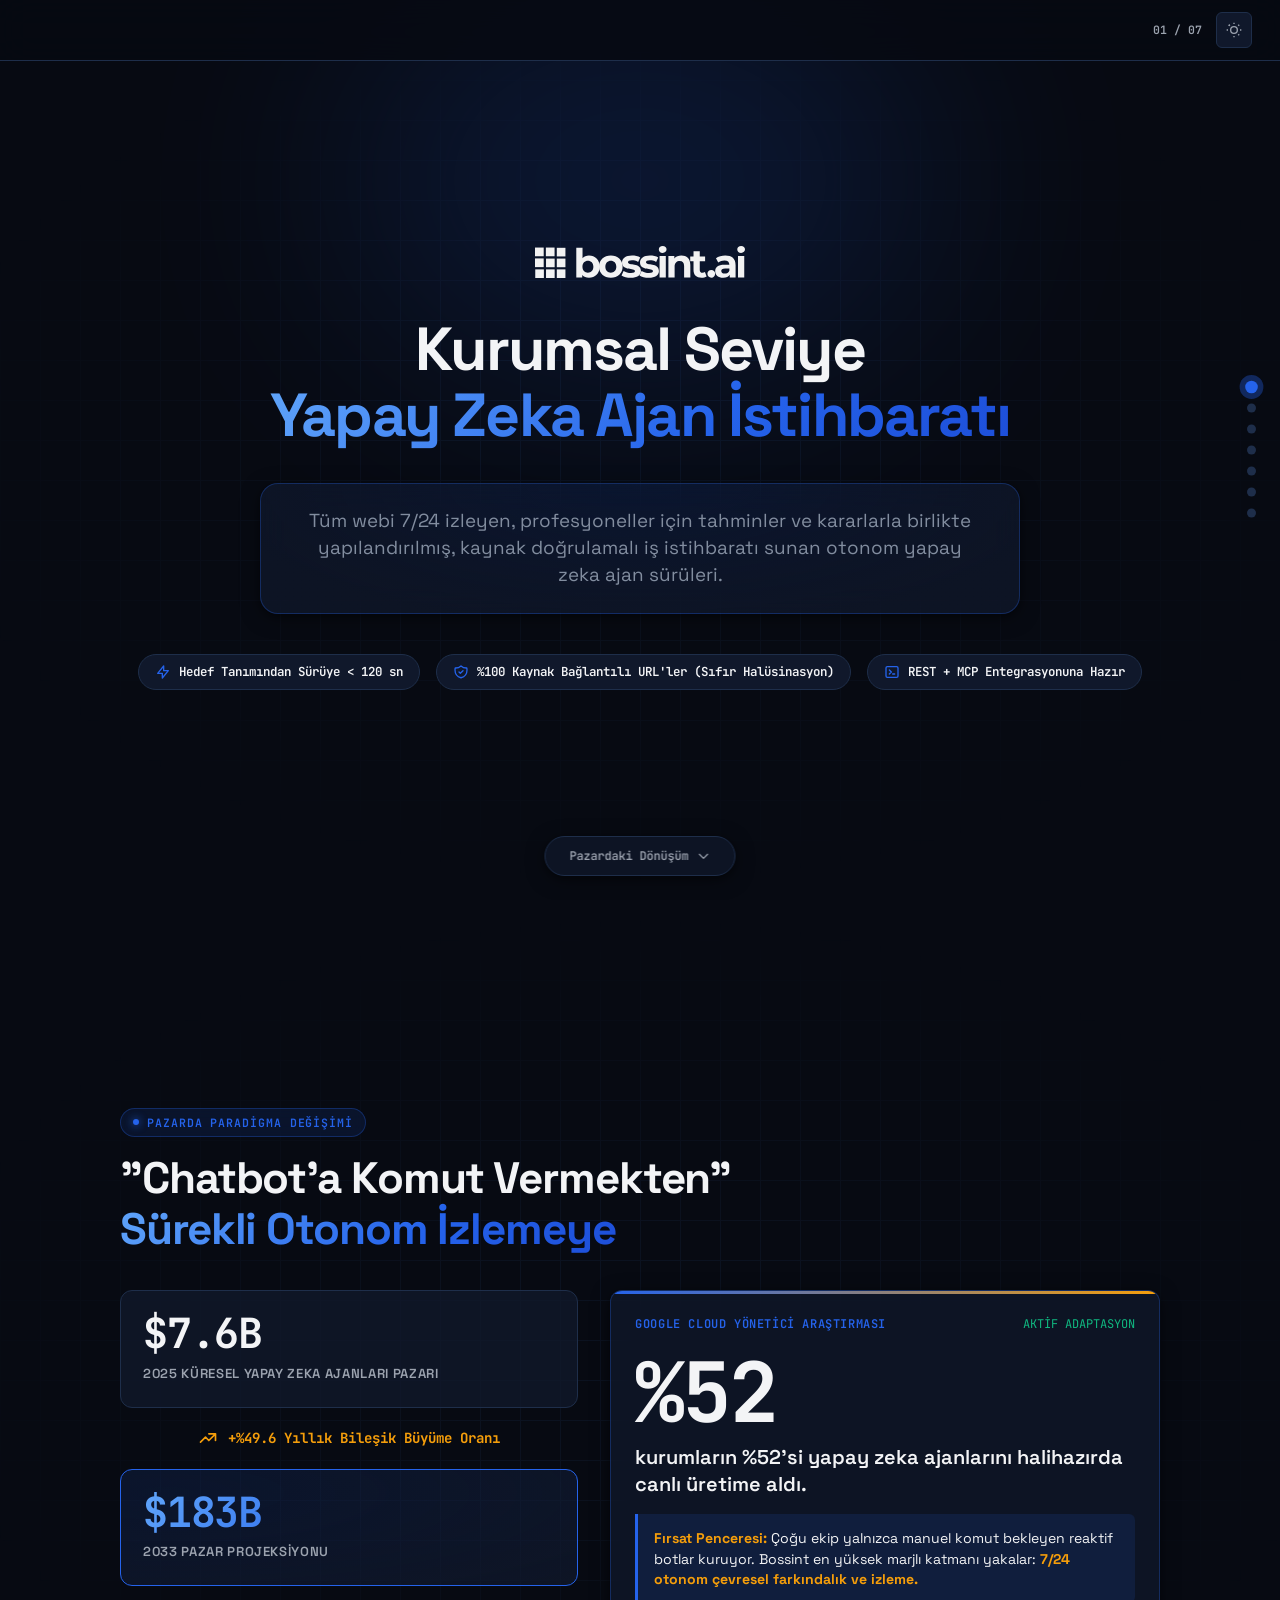
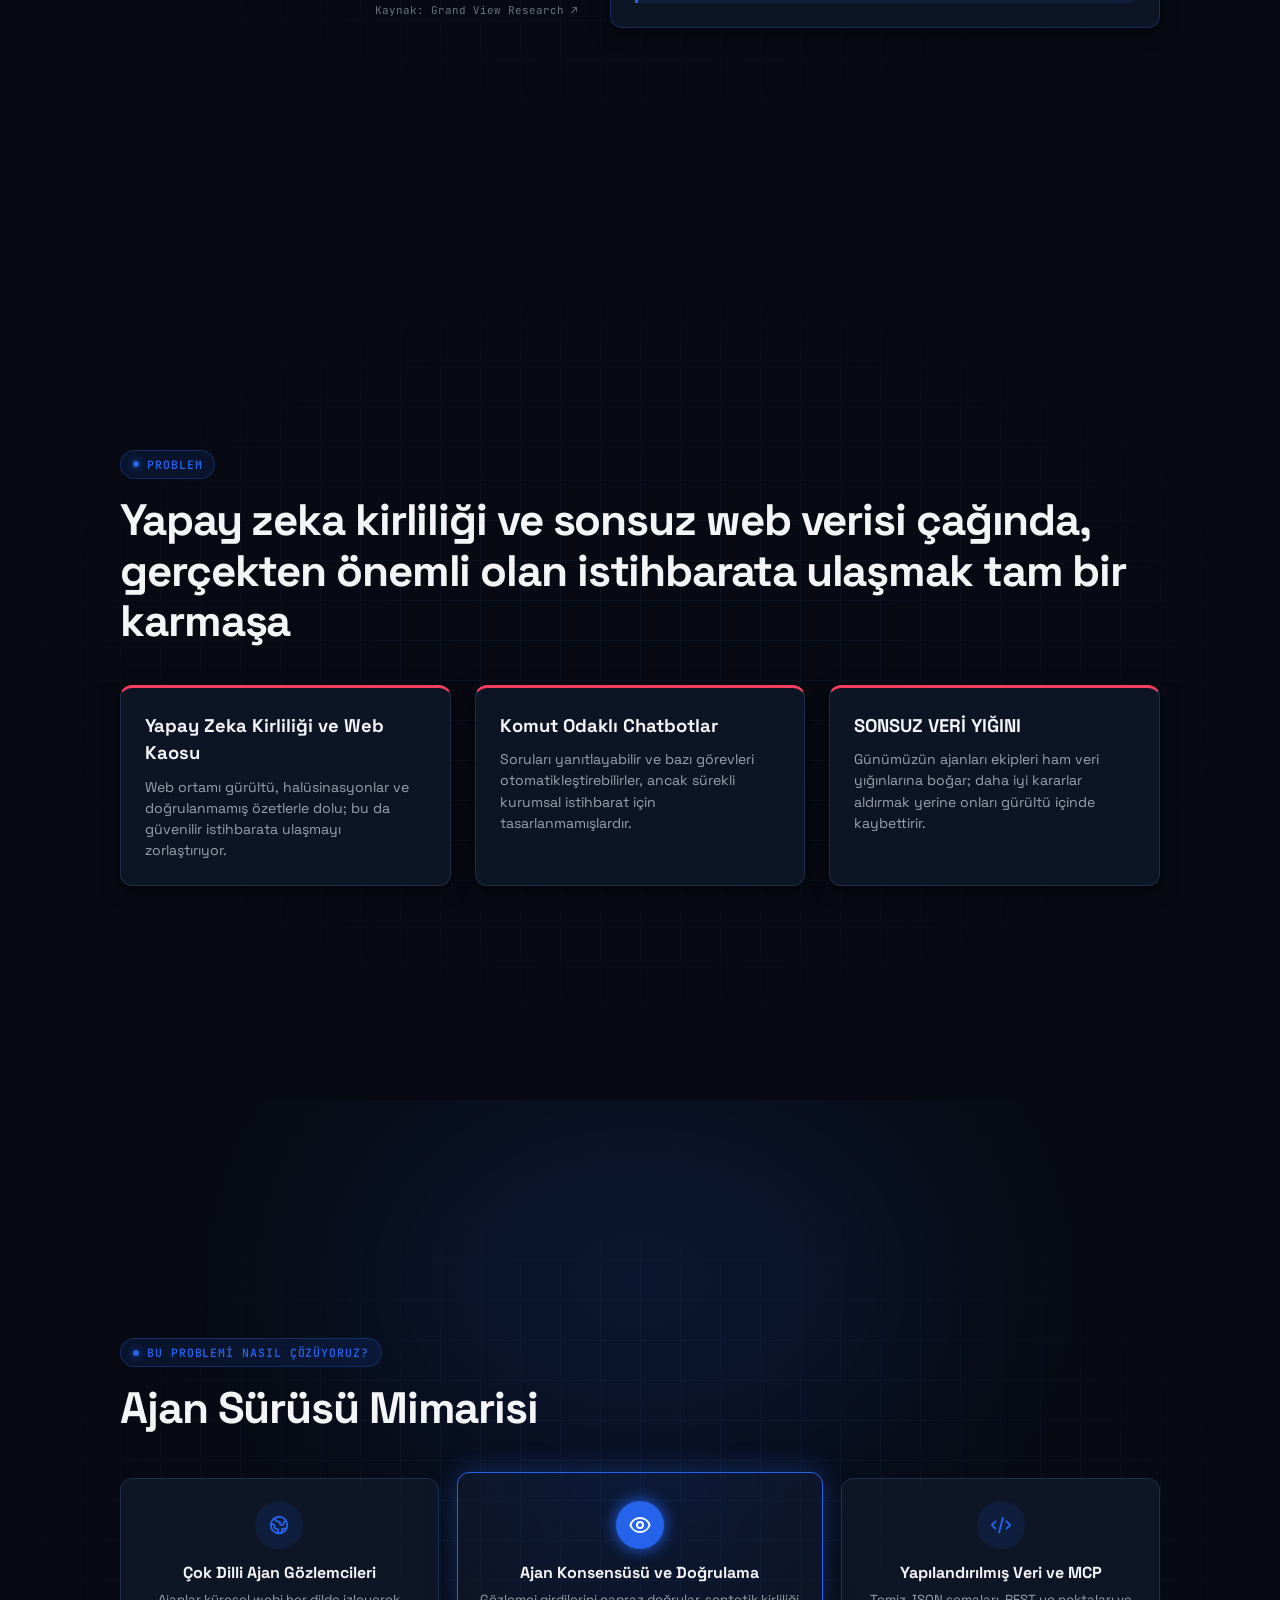
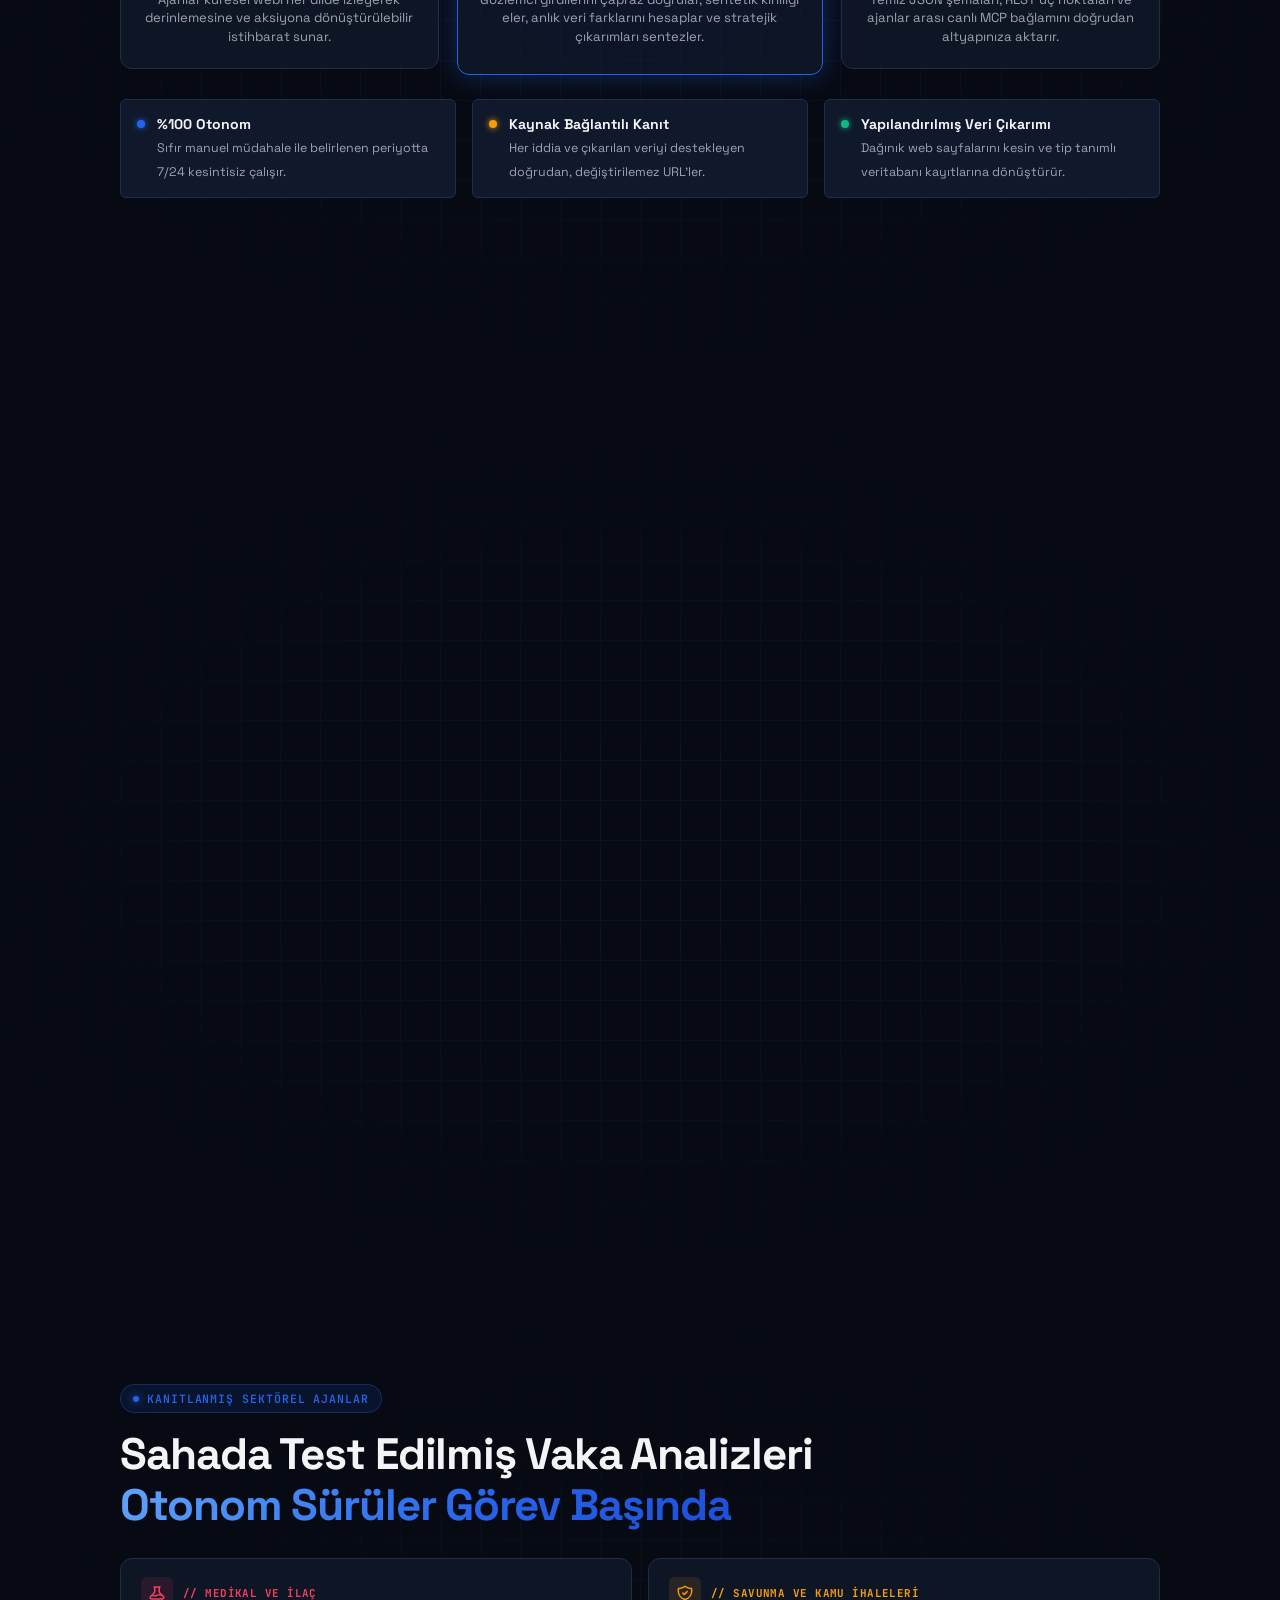
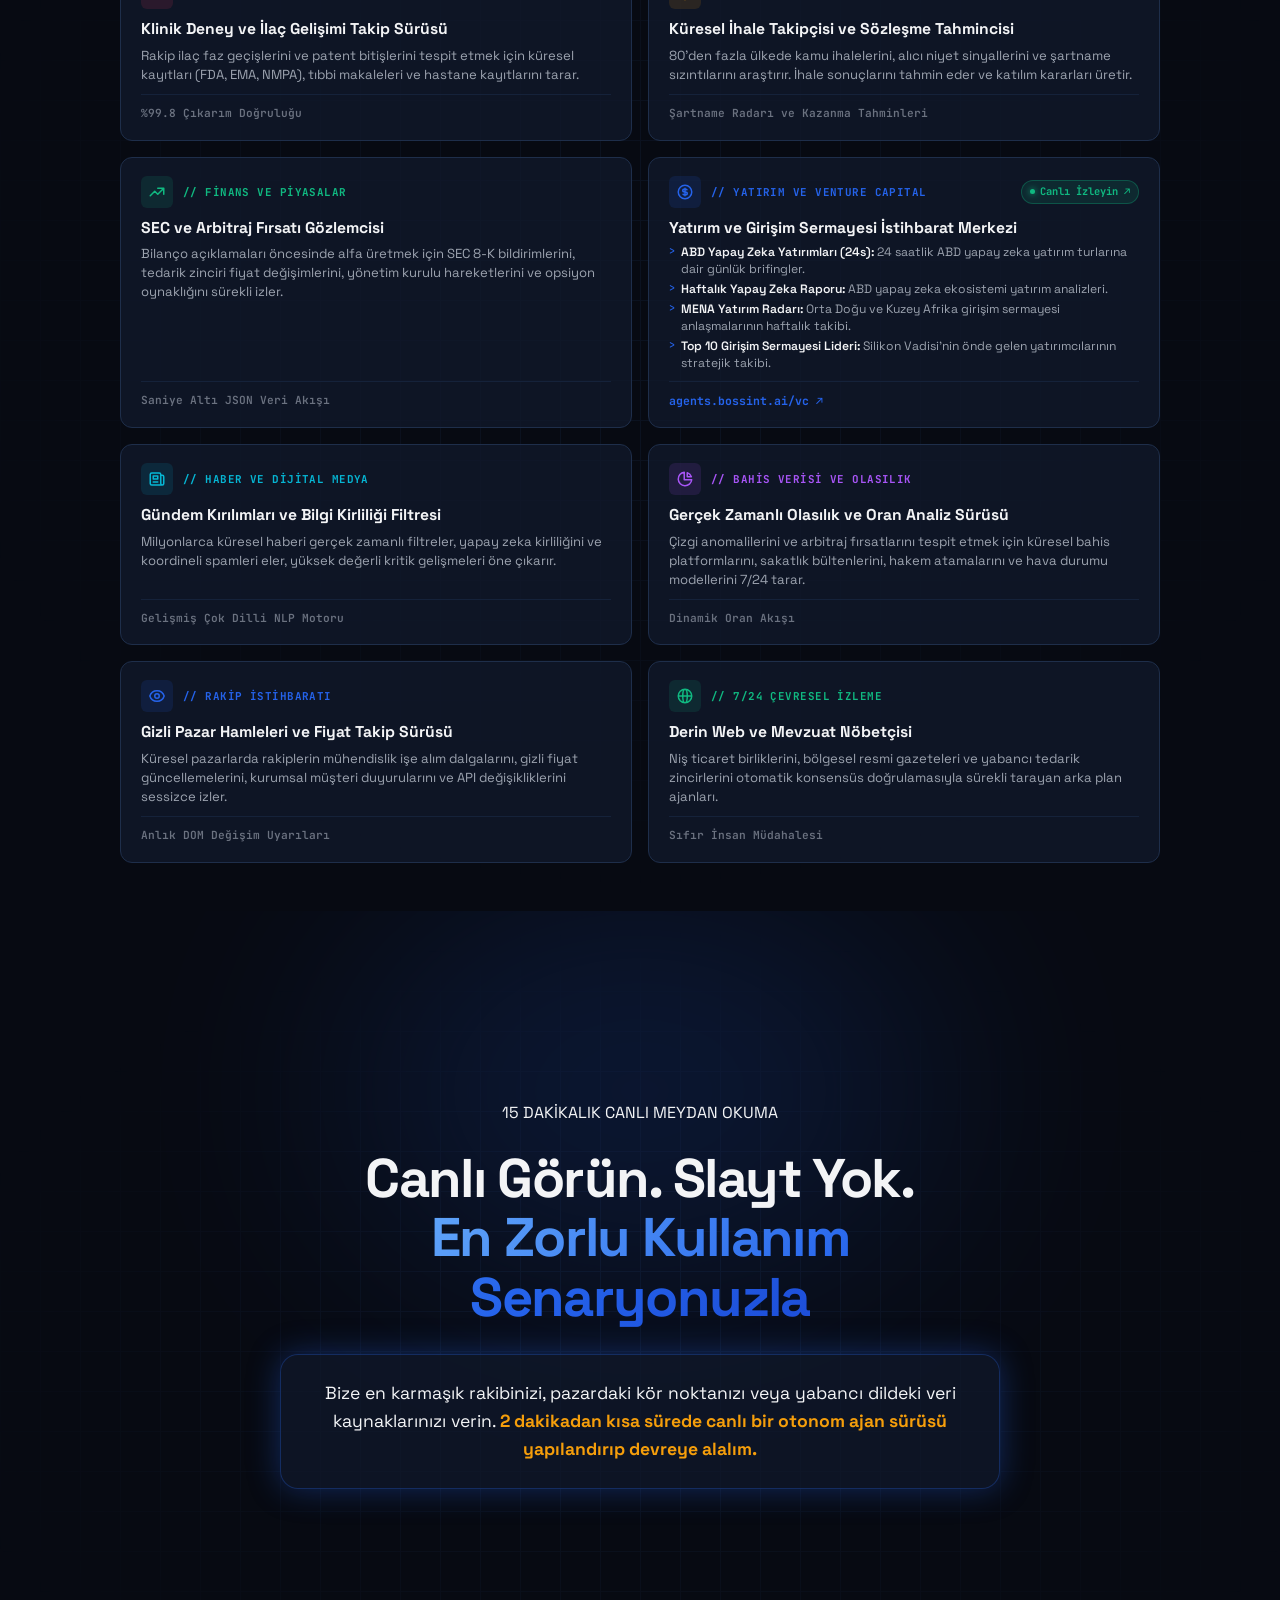
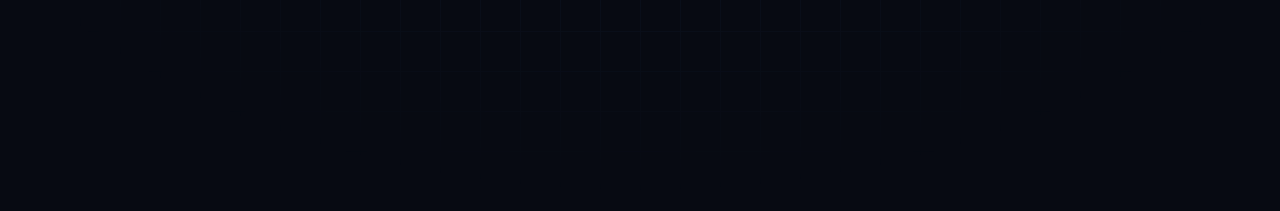
<file: teaser-04-tr.html>
<!DOCTYPE html>
<html lang="tr" data-theme="dark">
<head>
  <meta charset="UTF-8">
  <meta name="viewport" content="width=device-width, initial-scale=1.0">
  <title>Bossint AI — Kurumsal Seviye Otonom Yapay Zeka Ajan İstihbaratı</title>
  <meta name="description" content="Tüm webi 7/24 otonom olarak izleyen, kaynak doğrulamalı yapılandırılmış iş istihbaratı, tahmin ve kararlar sunan yapay zeka ajan sürüleri.">
  <link rel="stylesheet" href="teaser-04.css">
</head>
<body>

  <!-- TOP BAR -->
  <header class="topbar">
    <div class="topbar-left">
      <a href="#p-cover" class="topbar-logo-link hide-on-cover" aria-label="Bossint AI Ana Sayfa">
        <img src="BOSSINT-NEW-LOGO.svg" alt="Bossint AI" class="topbar-logo">
      </a>
    </div>

    <div class="topbar-actions">
      <span class="topbar-page-indicator" id="page-indicator">01 / 07</span>
      <button class="theme-toggle" id="theme-toggle" aria-label="Temayı değiştir">
        <svg id="icon-sun" xmlns="http://www.w3.org/2000/svg" fill="none" viewBox="0 0 24 24" stroke="currentColor" stroke-width="2"><circle cx="12" cy="12" r="5"/><line x1="12" y1="1" x2="12" y2="3"/><line x1="12" y1="21" x2="12" y2="23"/><line x1="4.22" y1="4.22" x2="5.64" y2="5.64"/><line x1="18.36" y1="18.36" x2="19.78" y2="19.78"/><line x1="1" y1="12" x2="3" y2="12"/><line x1="21" y1="12" x2="23" y2="12"/><line x1="4.22" y1="4.22" x2="5.64" y2="5.64"/><line x1="18.36" y1="5.64" x2="19.78" y2="4.22"/></svg>
        <svg id="icon-moon" style="display:none" xmlns="http://www.w3.org/2000/svg" fill="none" viewBox="0 0 24 24" stroke="currentColor" stroke-width="2"><path d="M21 12.79A9 9 0 1 1 11.21 3 7 7 0 0 0 21 12.79z"/></svg>
      </button>
    </div>
  </header>

  <!-- Scroll Progress -->
  <div class="scroll-progress" id="scroll-progress"></div>

  <!-- DOT NAVIGATION -->
  <nav class="dot-nav" aria-label="Sayfa navigasyonu">
    <button class="dot-nav-item active" data-label="01 // Değer Önerisi"></button>
    <button class="dot-nav-item" data-label="02 // Pazar"></button>
    <button class="dot-nav-item" data-label="03 // Problem"></button>
    <button class="dot-nav-item" data-label="04 // Mimari"></button>
    <button class="dot-nav-item" data-label="05 // 120sn Süreç"></button>
    <button class="dot-nav-item" data-label="06 // Vaka Analizleri"></button>
    <button class="dot-nav-item" data-label="07 // Canlı Demo"></button>
  </nav>


  <!-- ================================================
       SLIDE 1 — THE HOOK & VALUE PROP
       ================================================ -->
  <section class="page page-hero" id="p-cover">
    <div class="bg-grid"></div>
    <div class="bg-ambient-glow glow-cobalt"></div>

    <div class="page-inner hero-wrapper">
      <div class="hero-logo-wrap reveal">
        <img src="BOSSINT-NEW-LOGO.svg" alt="Bossint AI" class="hero-logo">
      </div>

      <h1 class="hero-title reveal reveal-delay-1">
        Kurumsal Seviye<br>
        <span class="grad-blue">Yapay Zeka Ajan İstihbaratı</span>
      </h1>

      <div class="t2-card hero-sub-box reveal reveal-delay-2">
        <p class="hero-sub-lead">
          Tüm webi 7/24 izleyen, profesyoneller için tahminler ve kararlarla birlikte yapılandırılmış, kaynak doğrulamalı iş istihbaratı sunan otonom yapay zeka ajan sürüleri.
        </p>
      </div>

      <div class="hero-signals reveal reveal-delay-3">
        <div class="hero-pill">
          <svg xmlns="http://www.w3.org/2000/svg" width="16" height="16" fill="none" viewBox="0 0 24 24" stroke="currentColor" stroke-width="2"><path stroke-linecap="round" stroke-linejoin="round" d="M13 10V3L4 14h7v7l9-11h-7z"/></svg>
          Hedef Tanımından Sürüye &lt; 120 sn
        </div>
        <div class="hero-pill">
          <svg xmlns="http://www.w3.org/2000/svg" width="16" height="16" fill="none" viewBox="0 0 24 24" stroke="currentColor" stroke-width="2"><path stroke-linecap="round" stroke-linejoin="round" d="M9 12l2 2 4-4m5.618-4.016A11.955 11.955 0 0112 2.944a11.955 11.955 0 01-8.618 3.04A12.02 12.02 0 003 9c0 5.591 3.824 10.29 9 11.622 5.176-1.332 9-6.03 9-11.622 0-1.042-.133-2.052-.382-3.016z"/></svg>
          %100 Kaynak Bağlantılı URL'ler (Sıfır Halüsinasyon)
        </div>
        <div class="hero-pill">
          <svg xmlns="http://www.w3.org/2000/svg" width="16" height="16" fill="none" viewBox="0 0 24 24" stroke="currentColor" stroke-width="2"><path stroke-linecap="round" stroke-linejoin="round" d="M8 9l3 3-3 3m5 0h3M5 20h14a2 2 0 002-2V6a2 2 0 00-2-2H5a2 2 0 00-2 2v12a2 2 0 002 2z"/></svg>
          REST + MCP Entegrasyonuna Hazır
        </div>
      </div>
    </div>

    <a href="#p-market" class="scroll-hint-bar" aria-label="Sonraki bölüm">
      <span>Pazardaki Dönüşüm</span>
      <svg xmlns="http://www.w3.org/2000/svg" width="14" height="14" fill="none" viewBox="0 0 24 24" stroke="currentColor" stroke-width="2"><path stroke-linecap="round" stroke-linejoin="round" d="M19 9l-7 7-7-7"/></svg>
    </a>
  </section>


  <!-- ================================================
       SLIDE 2 — THE MACRO WAVE & ASYMMETRY
       ================================================ -->
  <section class="page" id="p-market">
    <div class="bg-grid"></div>
    <div class="page-inner">
      <div class="tag-telemetry reveal">
        <span class="pulse-dot"></span>
        <span>PAZARDA PARADİGMA DEĞİŞİMİ</span>
      </div>
      <h2 class="headline reveal reveal-delay-1">
        "Chatbot'a Komut Vermekten"<br>
        <span class="grad-blue">Sürekli Otonom İzlemeye</span>
      </h2>

      <div class="market-grid reveal reveal-delay-2">
        <!-- Left: TAM Surge -->
        <div class="tam-container">
          <div class="stat-box">
            <span class="stat-num">$7.6B</span>
            <span class="stat-title">2025 Küresel Yapay Zeka Ajanları Pazarı</span>
          </div>

          <div class="cagr-badge-row">
            <svg xmlns="http://www.w3.org/2000/svg" width="20" height="20" fill="none" viewBox="0 0 24 24" stroke="currentColor" stroke-width="2"><path stroke-linecap="round" stroke-linejoin="round" d="M13 7h8m0 0v8m0-8l-8 8-4-4-6 6"/></svg>
            <span>+%49.6 Yıllık Bileşik Büyüme Oranı</span>
          </div>

          <div class="stat-box featured">
            <span class="stat-num grad-blue">$183B</span>
            <span class="stat-title">2033 Pazar Projeksiyonu</span>
          </div>

          <a href="https://www.grandviewresearch.com/industry-analysis/ai-agents-market-report" target="_blank" rel="noopener" class="stat-source-link">
            Kaynak: Grand View Research ↗
          </a>
        </div>

        <!-- Right: The 52% Insight Card -->
        <div class="t2-card insight-card">
          <div>
            <div class="insight-top">
              <span class="insight-source">Google Cloud Yönetici Araştırması</span>
              <span class="mono" style="font-size:0.75rem; color:var(--emerald);">AKTİF ADAPTASYON</span>
            </div>
            
            <div class="insight-metric-hero">%52</div>
            <h3 class="insight-heading">kurumların %52'si yapay zeka ajanlarını halihazırda canlı üretime aldı.</h3>
          </div>

          <div class="thesis-callout">
            <strong>Fırsat Penceresi:</strong> Çoğu ekip yalnızca manuel komut bekleyen reaktif botlar kuruyor. Bossint en yüksek marjlı katmanı yakalar: <strong>7/24 otonom çevresel farkındalık ve izleme.</strong>
          </div>
        </div>
      </div>
    </div>
  </section>


  <!-- ================================================
       SLIDE 3 — THE PROBLEM: AI SLOP & CHAOTIC NOISE
       ================================================ -->
  <section class="page" id="p-paradigm">
    <div class="bg-grid"></div>
    <div class="page-inner">
      <div class="tag-telemetry reveal">
        <span class="pulse-dot"></span>
        <span>PROBLEM</span>
      </div>
      <h2 class="headline reveal reveal-delay-1">
        Yapay zeka kirliliği ve sonsuz web verisi çağında,<br>
        gerçekten önemli olan istihbarata ulaşmak tam bir karmaşa
      </h2>

      <div class="problem-grid-3 stagger-children">
        <!-- Card 1: AI Slop & Web Chaos -->
        <div class="t2-card failure-card">
          <div class="failure-card-body">
            <h3>Yapay Zeka Kirliliği ve Web Kaosu</h3>
            <p>Web ortamı gürültü, halüsinasyonlar ve doğrulanmamış özetlerle dolu; bu da güvenilir istihbarata ulaşmayı zorlaştırıyor.</p>
          </div>
        </div>

        <!-- Card 2: Prompt-Based Chatbots -->
        <div class="t2-card failure-card">
          <div class="failure-card-body">
            <h3>Komut Odaklı Chatbotlar</h3>
            <p>Soruları yanıtlayabilir ve bazı görevleri otomatikleştirebilirler, ancak sürekli kurumsal istihbarat için tasarlanmamışlardır.</p>
          </div>
        </div>

        <!-- Card 3: Endless Data Dump -->
        <div class="t2-card failure-card">
          <div class="failure-card-body">
            <h3>SONSUZ VERİ YIĞINI</h3>
            <p>Günümüzün ajanları ekipleri ham veri yığınlarına boğar; daha iyi kararlar aldırmak yerine onları gürültü içinde kaybettirir.</p>
          </div>
        </div>
      </div>
    </div>
  </section>


  <!-- ================================================
       SLIDE 4 — THE AGENT SWARM ARCHITECTURE
       ================================================ -->
  <section class="page" id="p-architecture">
    <div class="bg-grid"></div>
    <div class="bg-ambient-glow glow-cobalt"></div>

    <div class="page-inner">
      <div class="tag-telemetry reveal">
        <span class="pulse-dot"></span>
        <span>Bu problemi nasıl çözüyoruz?</span>
      </div>
      <h2 class="headline reveal reveal-delay-1">
        Ajan Sürüsü Mimarisi
      </h2>

      <!-- Swarm 3-tier node flow -->
      <div class="swarm-diagram reveal reveal-delay-2">
        <div class="swarm-node">
          <div class="node-icon-circle">
            <svg xmlns="http://www.w3.org/2000/svg" width="22" height="22" fill="none" viewBox="0 0 24 24" stroke="currentColor" stroke-width="2"><path stroke-linecap="round" stroke-linejoin="round" d="M3.055 11H5a2 2 0 012 2v1a2 2 0 002 2 2 2 0 012 2v2.945M8 3.935V5.5A2.5 2.5 0 0010.5 8h.5a2 2 0 012 2 2 2 0 104 0 2 2 0 012-2h1.064M15 20.488V18a2 2 0 012-2h3.064M21 12a9 9 0 11-18 0 9 9 0 0118 0z"/></svg>
          </div>
          <h4>Çok Dilli Ajan Gözlemcileri</h4>
          <p>Ajanlar küresel webi her dilde izleyerek derinlemesine ve aksiyona dönüştürülebilir istihbarat sunar.</p>
        </div>

        <div class="swarm-node center-brain">
          <div class="node-icon-circle">
            <svg xmlns="http://www.w3.org/2000/svg" width="24" height="24" fill="none" viewBox="0 0 24 24" stroke="currentColor" stroke-width="2"><path stroke-linecap="round" stroke-linejoin="round" d="M15 12a3 3 0 11-6 0 3 3 0 016 0z"/><path stroke-linecap="round" stroke-linejoin="round" d="M2.458 12C3.732 7.943 7.523 5 12 5c4.478 0 8.268 2.943 9.542 7-1.274 4.057-5.064 7-9.542 7-4.477 0-8.268-2.943-9.542-7z"/></svg>
          </div>
          <h4>Ajan Konsensüsü ve Doğrulama</h4>
          <p>Gözlemci girdilerini çapraz doğrular, sentetik kirliliği eler, anlık veri farklarını hesaplar ve stratejik çıkarımları sentezler.</p>
        </div>

        <div class="swarm-node">
          <div class="node-icon-circle">
            <svg xmlns="http://www.w3.org/2000/svg" width="22" height="22" fill="none" viewBox="0 0 24 24" stroke="currentColor" stroke-width="2"><path stroke-linecap="round" stroke-linejoin="round" d="M10 20l4-16m4 4l4 4-4 4M6 16l-4-4 4-4"/></svg>
          </div>
          <h4>Yapılandırılmış Veri ve MCP</h4>
          <p>Temiz JSON şemaları, REST uç noktaları ve ajanlar arası canlı MCP bağlamını doğrudan altyapınıza aktarır.</p>
        </div>
      </div>

      <!-- Core Defensibility Pillars -->
      <div class="swarm-pillars reveal reveal-delay-3">
        <div class="pillar-item">
          <span class="pillar-dot"></span>
          <div>
            <strong>%100 Otonom</strong>
            <span>Sıfır manuel müdahale ile belirlenen periyotta 7/24 kesintisiz çalışır.</span>
          </div>
        </div>
        <div class="pillar-item">
          <span class="pillar-dot" style="background:var(--amber); box-shadow:0 0 6px var(--amber);"></span>
          <div>
            <strong>Kaynak Bağlantılı Kanıt</strong>
            <span>Her iddia ve çıkarılan veriyi destekleyen doğrudan, değiştirilemez URL'ler.</span>
          </div>
        </div>
        <div class="pillar-item">
          <span class="pillar-dot" style="background:var(--emerald); box-shadow:0 0 6px var(--emerald);"></span>
          <div>
            <strong>Yapılandırılmış Veri Çıkarımı</strong>
            <span>Dağınık web sayfalarını kesin ve tip tanımlı veritabanı kayıtlarına dönüştürür.</span>
          </div>
        </div>
      </div>
    </div>
  </section>


  <!-- ================================================
       SLIDE 5 — 120-SECOND GOAL-TO-AGENT PIPELINE
       ================================================ -->
  <section class="page" id="p-pipeline">
    <div class="bg-grid"></div>
    <div class="page-inner">
      <div class="tag-telemetry reveal">
        <span class="pulse-dot"></span>
        <span>SÜRTÜNMESİZ BAŞLANGIÇ</span>
      </div>
      <h2 class="headline reveal reveal-delay-1">
        Hedef Tanımından Otonom Sürüye <span class="grad-blue">&lt; 120 Saniyede</span>
      </h2>

      <div class="pipeline-flow reveal reveal-delay-2">
        <div class="pipeline-step">
          <span class="pipeline-step-num">ADIM 01</span>
          <h3>Hedefinizi Belirtin</h3>
          <p>Doğal dille girdi: "AB batarya patent başvurularını ve ilk 5 rakibin fiyat değişimlerini izle." Kod gerekmez.</p>
        </div>

        <div class="pipeline-arrow">
          <svg xmlns="http://www.w3.org/2000/svg" width="24" height="24" fill="none" viewBox="0 0 24 24" stroke="currentColor" stroke-width="2"><path stroke-linecap="round" stroke-linejoin="round" d="M14 5l7 7m0 0l-7 7m7-7H3"/></svg>
        </div>

        <div class="pipeline-step">
          <span class="pipeline-step-num">ADIM 02</span>
          <h3>Sürü Yapılandırılır</h3>
          <p>Bossint özel ajan rollerini derler, kaynak mimarilerini haritalar, delta filtrelerini kurar ve otonom olarak devreye girer.</p>
        </div>

        <div class="pipeline-arrow">
          <svg xmlns="http://www.w3.org/2000/svg" width="24" height="24" fill="none" viewBox="0 0 24 24" stroke="currentColor" stroke-width="2"><path stroke-linecap="round" stroke-linejoin="round" d="M14 5l7 7m0 0l-7 7m7-7H3"/></svg>
        </div>

        <div class="pipeline-step step-final">
          <span class="pipeline-step-num">ADIM 03</span>
          <h3>İstihbarat Akışı Başlar</h3>
          <p>Sürekli yapılandırılmış uyarılar, doğrulanmış kaynak bağlantıları ve yönetici özetleri API, MCP veya arayüz ile iletilir.</p>
        </div>
      </div>

      <div class="pipeline-footer-banner reveal reveal-delay-3">
        <svg xmlns="http://www.w3.org/2000/svg" width="18" height="18" fill="none" viewBox="0 0 24 24" stroke="currentColor" stroke-width="2"><path stroke-linecap="round" stroke-linejoin="round" d="M13 10V3L4 14h7v7l9-11h-7z"/></svg>
        <span>Bakım gerektiren kazıyıcılar yok. Prompt mühendisliği yok. Saf otonom istihbarat.</span>
      </div>
    </div>
  </section>


  <!-- ================================================
       SLIDE 6 — DOMAIN AGENT CASE STUDIES
       ================================================ -->
  <section class="page page-cases" id="p-traction">
    <div class="bg-grid"></div>
    <div class="page-inner">
      <div class="tag-telemetry reveal">
        <span class="pulse-dot"></span>
        <span>KANITLANMIŞ SEKTÖREL AJANLAR</span>
      </div>
      <h2 class="headline reveal reveal-delay-1">
        Sahada Test Edilmiş Vaka Analizleri<br>
        <span class="grad-blue">Otonom Sürüler Görev Başında</span>
      </h2>

      <div class="cases-grid stagger-children">
        <!-- 1. Medical & Pharma -->
        <div class="case-card">
          <div class="case-card-header">
            <div class="case-icon icon-rose">
              <svg xmlns="http://www.w3.org/2000/svg" width="18" height="18" fill="none" viewBox="0 0 24 24" stroke="currentColor" stroke-width="2"><path stroke-linecap="round" stroke-linejoin="round" d="M19.428 15.428a2 2 0 00-1.022-.547l-2.387-.477a6 6 0 00-3.86.517l-.318.158a6 6 0 01-3.86.517L6.05 15.21a2 2 0 00-1.806.547M8 4h8l-1 1v5.172a2 2 0 00.586 1.414l5 5c1.26 1.26.367 3.414-1.415 3.414H4.828c-1.782 0-2.674-2.154-1.414-3.414l5-5A2 2 0 009 10.172V5L8 4z"/></svg>
            </div>
            <span class="case-domain-tag tag-rose">// MEDİKAL VE İLAÇ</span>
          </div>
          <div class="case-card-body">
            <h3>Klinik Deney ve İlaç Gelişimi Takip Sürüsü</h3>
            <p>Rakip ilaç faz geçişlerini ve patent bitişlerini tespit etmek için küresel kayıtları (FDA, EMA, NMPA), tıbbi makaleleri ve hastane kayıtlarını tarar.</p>
          </div>
          <div class="case-card-footer">
            <span class="case-metric-pill">%99.8 Çıkarım Doğruluğu</span>
          </div>
        </div>

        <!-- 2. Defense & Global Procurement -->
        <div class="case-card">
          <div class="case-card-header">
            <div class="case-icon icon-amber">
              <svg xmlns="http://www.w3.org/2000/svg" width="18" height="18" fill="none" viewBox="0 0 24 24" stroke="currentColor" stroke-width="2"><path stroke-linecap="round" stroke-linejoin="round" d="M9 12l2 2 4-4m5.618-4.016A11.955 11.955 0 0112 2.944a11.955 11.955 0 01-8.618 3.04A12.02 12.02 0 003 9c0 5.591 3.824 10.29 9 11.622 5.176-1.332 9-6.03 9-11.622 0-1.042-.133-2.052-.382-3.016z"/></svg>
            </div>
            <span class="case-domain-tag tag-amber">// SAVUNMA VE KAMU İHALELERİ</span>
          </div>
          <div class="case-card-body">
            <h3>Küresel İhale Takipçisi ve Sözleşme Tahmincisi</h3>
            <p>80'den fazla ülkede kamu ihalelerini, alıcı niyet sinyallerini ve şartname sızıntılarını araştırır. İhale sonuçlarını tahmin eder ve katılım kararları üretir.</p>
          </div>
          <div class="case-card-footer">
            <span class="case-metric-pill">Şartname Radarı ve Kazanma Tahminleri</span>
          </div>
        </div>

        <!-- 3. Finance & Capital Markets -->
        <div class="case-card">
          <div class="case-card-header">
            <div class="case-icon icon-emerald">
              <svg xmlns="http://www.w3.org/2000/svg" width="18" height="18" fill="none" viewBox="0 0 24 24" stroke="currentColor" stroke-width="2"><path stroke-linecap="round" stroke-linejoin="round" d="M13 7h8m0 0v8m0-8l-8 8-4-4-6 6"/></svg>
            </div>
            <span class="case-domain-tag tag-emerald">// FİNANS VE PİYASALAR</span>
          </div>
          <div class="case-card-body">
            <h3>SEC ve Arbitraj Fırsatı Gözlemcisi</h3>
            <p>Bilanço açıklamaları öncesinde alfa üretmek için SEC 8-K bildirimlerini, tedarik zinciri fiyat değişimlerini, yönetim kurulu hareketlerini ve opsiyon oynaklığını sürekli izler.</p>
          </div>
          <div class="case-card-footer">
            <span class="case-metric-pill">Saniye Altı JSON Veri Akışı</span>
          </div>
        </div>

        <!-- 4. Investment & VCs -->
        <div class="case-card">
          <div class="case-card-header">
            <div class="case-icon icon-cobalt">
              <svg xmlns="http://www.w3.org/2000/svg" width="18" height="18" fill="none" viewBox="0 0 24 24" stroke="currentColor" stroke-width="2"><path stroke-linecap="round" stroke-linejoin="round" d="M12 8c-1.657 0-3 .895-3 2s1.343 2 3 2 3 .895 3 2-1.343 2-3 2m0-8c1.11 0 2.08.402 2.599 1M12 8V7m0 1v8m0 0v1m0-1c-1.11 0-2.08-.402-2.599-1M21 12a9 9 0 11-18 0 9 9 0 0118 0z"/></svg>
            </div>
            <span class="case-domain-tag tag-cobalt">// YATIRIM VE VENTURE CAPITAL</span>
            <a href="https://agents.bossint.ai/vc" target="_blank" rel="noopener" class="case-live-tag" title="Canlı VC ajanlarını açın">
              <span class="pulse-emerald-sm"></span> Canlı İzleyin ↗
            </a>
          </div>
          <div class="case-card-body">
            <h3>Yatırım ve Girişim Sermayesi İstihbarat Merkezi</h3>
            <ul class="case-agent-list">
              <li><span class="case-agent-bullet">›</span> <span><strong>ABD Yapay Zeka Yatırımları (24s):</strong> 24 saatlik ABD yapay zeka yatırım turlarına dair günlük brifingler.</span></li>
              <li><span class="case-agent-bullet">›</span> <span><strong>Haftalık Yapay Zeka Raporu:</strong> ABD yapay zeka ekosistemi yatırım analizleri.</span></li>
              <li><span class="case-agent-bullet">›</span> <span><strong>MENA Yatırım Radarı:</strong> Orta Doğu ve Kuzey Afrika girişim sermayesi anlaşmalarının haftalık takibi.</span></li>
              <li><span class="case-agent-bullet">›</span> <span><strong>Top 10 Girişim Sermayesi Lideri:</strong> Silikon Vadisi'nin önde gelen yatırımcılarının stratejik takibi.</span></li>
            </ul>
          </div>
          <div class="case-card-footer">
            <a href="https://agents.bossint.ai/vc" target="_blank" rel="noopener" class="case-link-pill">
              <span>agents.bossint.ai/vc ↗</span>
            </a>
          </div>
        </div>

        <!-- 5. News & Digital Media -->
        <div class="case-card">
          <div class="case-card-header">
            <div class="case-icon icon-cyan">
              <svg xmlns="http://www.w3.org/2000/svg" width="18" height="18" fill="none" viewBox="0 0 24 24" stroke="currentColor" stroke-width="2"><path stroke-linecap="round" stroke-linejoin="round" d="M19 20H5a2 2 0 01-2-2V6a2 2 0 012-2h10a2 2 0 012 2v1m2 13a2 2 0 01-2-2V7m2 13a2 2 0 002-2V9a2 2 0 00-2-2h-2m-4-3H9M7 16h6M7 8h6v4H7V8z"/></svg>
            </div>
            <span class="case-domain-tag tag-cyan">// HABER VE DİJİTAL MEDYA</span>
          </div>
          <div class="case-card-body">
            <h3>Gündem Kırılımları ve Bilgi Kirliliği Filtresi</h3>
            <p>Milyonlarca küresel haberi gerçek zamanlı filtreler, yapay zeka kirliliğini ve koordineli spamleri eler, yüksek değerli kritik gelişmeleri öne çıkarır.</p>
          </div>
          <div class="case-card-footer">
            <span class="case-metric-pill">Gelişmiş Çok Dilli NLP Motoru</span>
          </div>
        </div>

        <!-- 6. Betting Data & Probability -->
        <div class="case-card">
          <div class="case-card-header">
            <div class="case-icon icon-purple">
              <svg xmlns="http://www.w3.org/2000/svg" width="18" height="18" fill="none" viewBox="0 0 24 24" stroke="currentColor" stroke-width="2"><path stroke-linecap="round" stroke-linejoin="round" d="M11 3.055A9.001 9.001 0 1020.945 13H11V3.055z"/><path stroke-linecap="round" stroke-linejoin="round" d="M20.488 9H15V3.512A9.025 9.025 0 0120.488 9z"/></svg>
            </div>
            <span class="case-domain-tag tag-purple">// BAHİS VERİSİ VE OLASILIK</span>
          </div>
          <div class="case-card-body">
            <h3>Gerçek Zamanlı Olasılık ve Oran Analiz Sürüsü</h3>
            <p>Çizgi anomalilerini ve arbitraj fırsatlarını tespit etmek için küresel bahis platformlarını, sakatlık bültenlerini, hakem atamalarını ve hava durumu modellerini 7/24 tarar.</p>
          </div>
          <div class="case-card-footer">
            <span class="case-metric-pill">Dinamik Oran Akışı</span>
          </div>
        </div>

        <!-- 7. Competitor Intelligence -->
        <div class="case-card">
          <div class="case-card-header">
            <div class="case-icon icon-cobalt">
              <svg xmlns="http://www.w3.org/2000/svg" width="18" height="18" fill="none" viewBox="0 0 24 24" stroke="currentColor" stroke-width="2"><path stroke-linecap="round" stroke-linejoin="round" d="M15 12a3 3 0 11-6 0 3 3 0 016 0z"/><path stroke-linecap="round" stroke-linejoin="round" d="M2.458 12C3.732 7.943 7.523 5 12 5c4.478 0 8.268 2.943 9.542 7-1.274 4.057-5.064 7-9.542 7-4.477 0-8.268-2.943-9.542-7z"/></svg>
            </div>
            <span class="case-domain-tag tag-cobalt">// RAKİP İSTİHBARATI</span>
          </div>
          <div class="case-card-body">
            <h3>Gizli Pazar Hamleleri ve Fiyat Takip Sürüsü</h3>
            <p>Küresel pazarlarda rakiplerin mühendislik işe alım dalgalarını, gizli fiyat güncellemelerini, kurumsal müşteri duyurularını ve API değişikliklerini sessizce izler.</p>
          </div>
          <div class="case-card-footer">
            <span class="case-metric-pill">Anlık DOM Değişim Uyarıları</span>
          </div>
        </div>

        <!-- 8. Continuous Web Surveillance -->
        <div class="case-card">
          <div class="case-card-header">
            <div class="case-icon icon-emerald">
              <svg xmlns="http://www.w3.org/2000/svg" width="18" height="18" fill="none" viewBox="0 0 24 24" stroke="currentColor" stroke-width="2"><path stroke-linecap="round" stroke-linejoin="round" d="M21 12a9 9 0 01-9 9m9-9a9 9 0 00-9-9m9 9H3m9 9a9 9 0 01-9-9m9 9c1.657 0 3-4.03 3-9s-1.343-9-3-9m0 18c-1.657 0-3-4.03-3-9s1.343-9 3-9m-9 9a9 9 0 019-9"/></svg>
            </div>
            <span class="case-domain-tag tag-emerald">// 7/24 ÇEVRESEL İZLEME</span>
          </div>
          <div class="case-card-body">
            <h3>Derin Web ve Mevzuat Nöbetçisi</h3>
            <p>Niş ticaret birliklerini, bölgesel resmi gazeteleri ve yabancı tedarik zincirlerini otomatik konsensüs doğrulamasıyla sürekli tarayan arka plan ajanları.</p>
          </div>
          <div class="case-card-footer">
            <span class="case-metric-pill">Sıfır İnsan Müdahalesi</span>
          </div>
        </div>
      </div>
    </div>
  </section>


  <!-- ================================================
       SLIDE 7 — THE 15-MINUTE LIVE CHALLENGE (THE ASK)
       ================================================ -->
  <section class="page page-cta" id="p-cta">
    <div class="bg-grid"></div>
    <div class="bg-ambient-glow glow-cobalt"></div>

    <div class="page-inner page-cta-wrap">
      <div class="cta-tag-row reveal">
        <span class="badge-version">15 DAKİKALIK CANLI MEYDAN OKUMA</span>
      </div>

      <h2 class="cta-hero-title reveal reveal-delay-1">
        Canlı Görün. Slayt Yok.<br>
        <span class="grad-blue">En Zorlu Kullanım Senaryonuzla</span>
      </h2>

      <div class="cta-sub-box reveal reveal-delay-2">
        <p>
          Bize en karmaşık rakibinizi, pazardaki kör noktanızı veya yabancı dildeki veri kaynaklarınızı verin.
          <strong>2 dakikadan kısa sürede canlı bir otonom ajan sürüsü yapılandırıp devreye alalım.</strong>
        </p>
      </div>

      <div class="cta-actions-group reveal reveal-delay-3">
        <a href="https://calendar.app.google/Rc8s6AwhX7gqic929" target="_blank" rel="noopener noreferrer" class="cta-button-primary">
          <span>15 Dk Canlı Demo Planlayın</span>
          <svg xmlns="http://www.w3.org/2000/svg" width="18" height="18" fill="none" viewBox="0 0 24 24" stroke="currentColor" stroke-width="2"><path stroke-linecap="round" stroke-linejoin="round" d="M14 5l7 7m0 0l-7 7m7-7H3"/></svg>
        </a>

        <a href="mailto:feras@bossint.ai" class="cta-direct-email">
          Kurucuya Doğrudan Erişim: feras@bossint.ai
        </a>
      </div>

      <div class="cta-meta-row reveal reveal-delay-4">
        <span>bossint.ai</span>
      </div>
    </div>
  </section>

  <script src="teaser-04.js"></script>
</body>
</html>
</file>
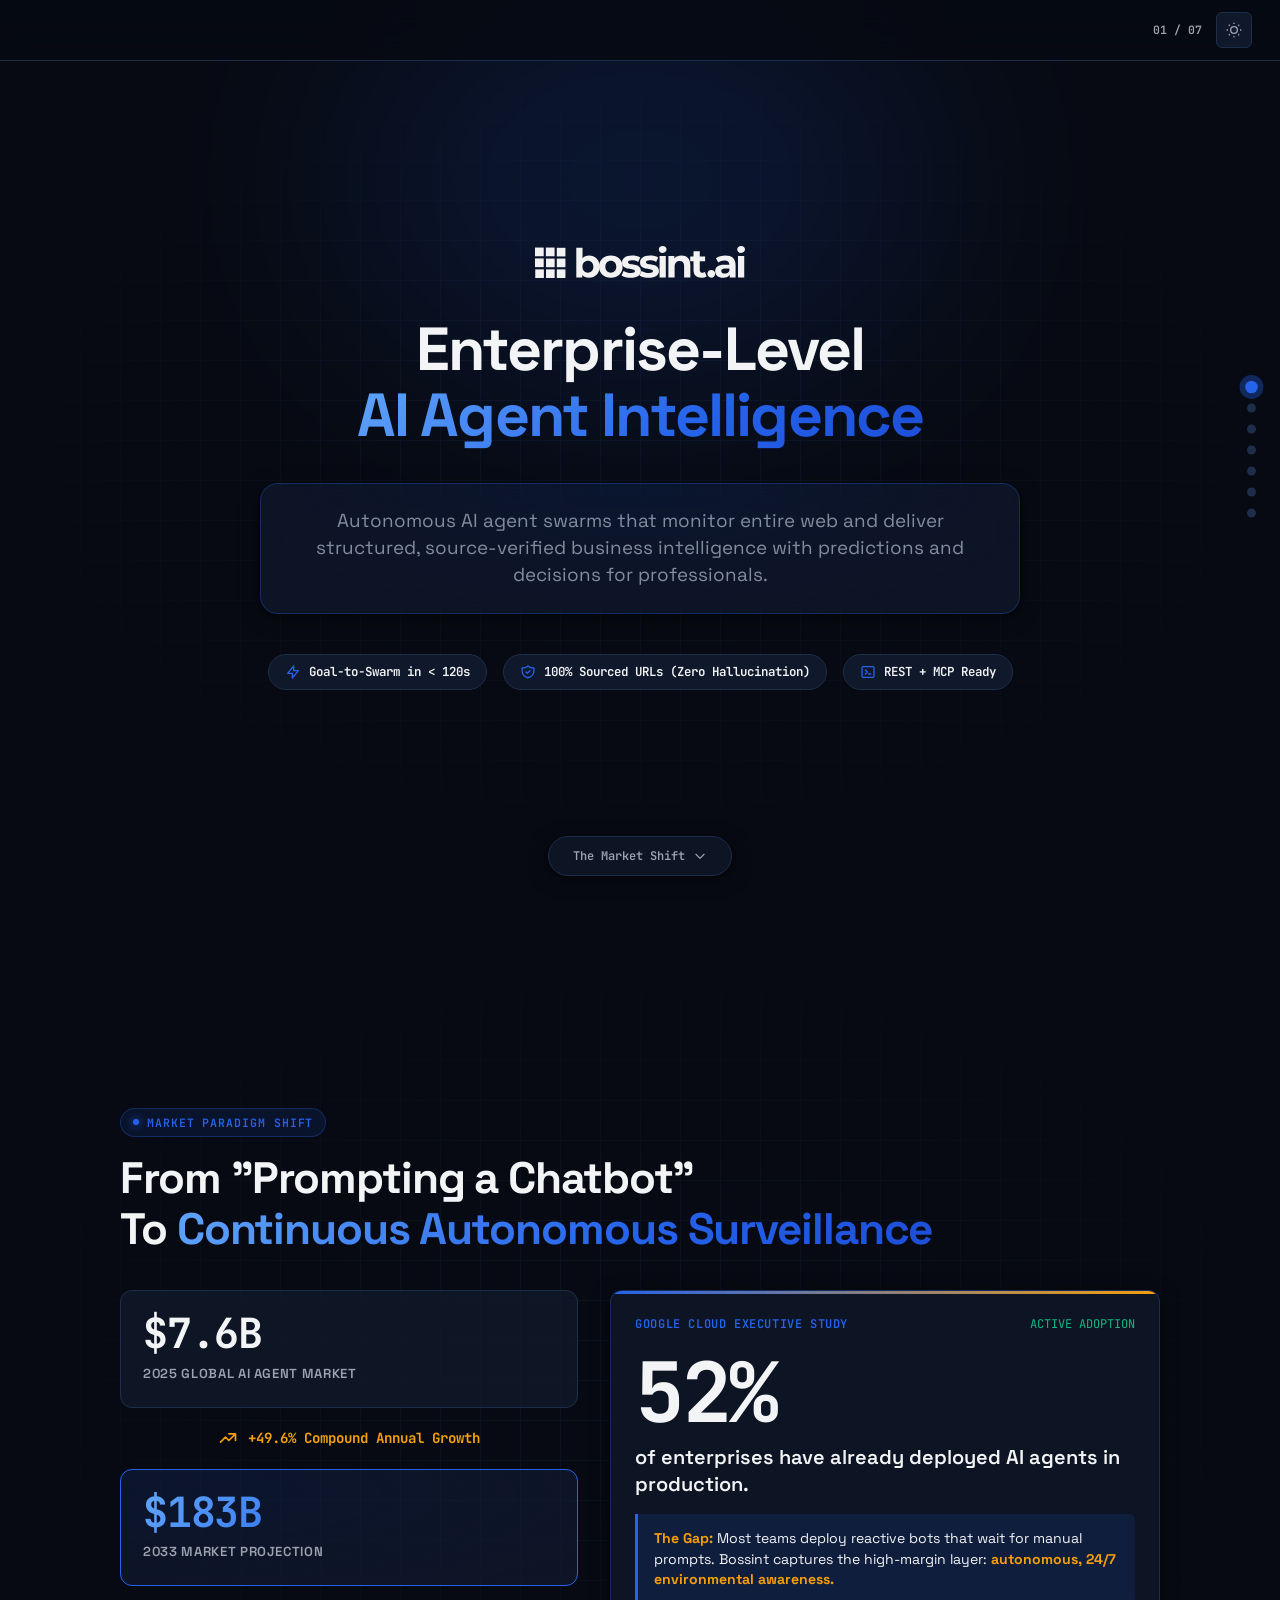
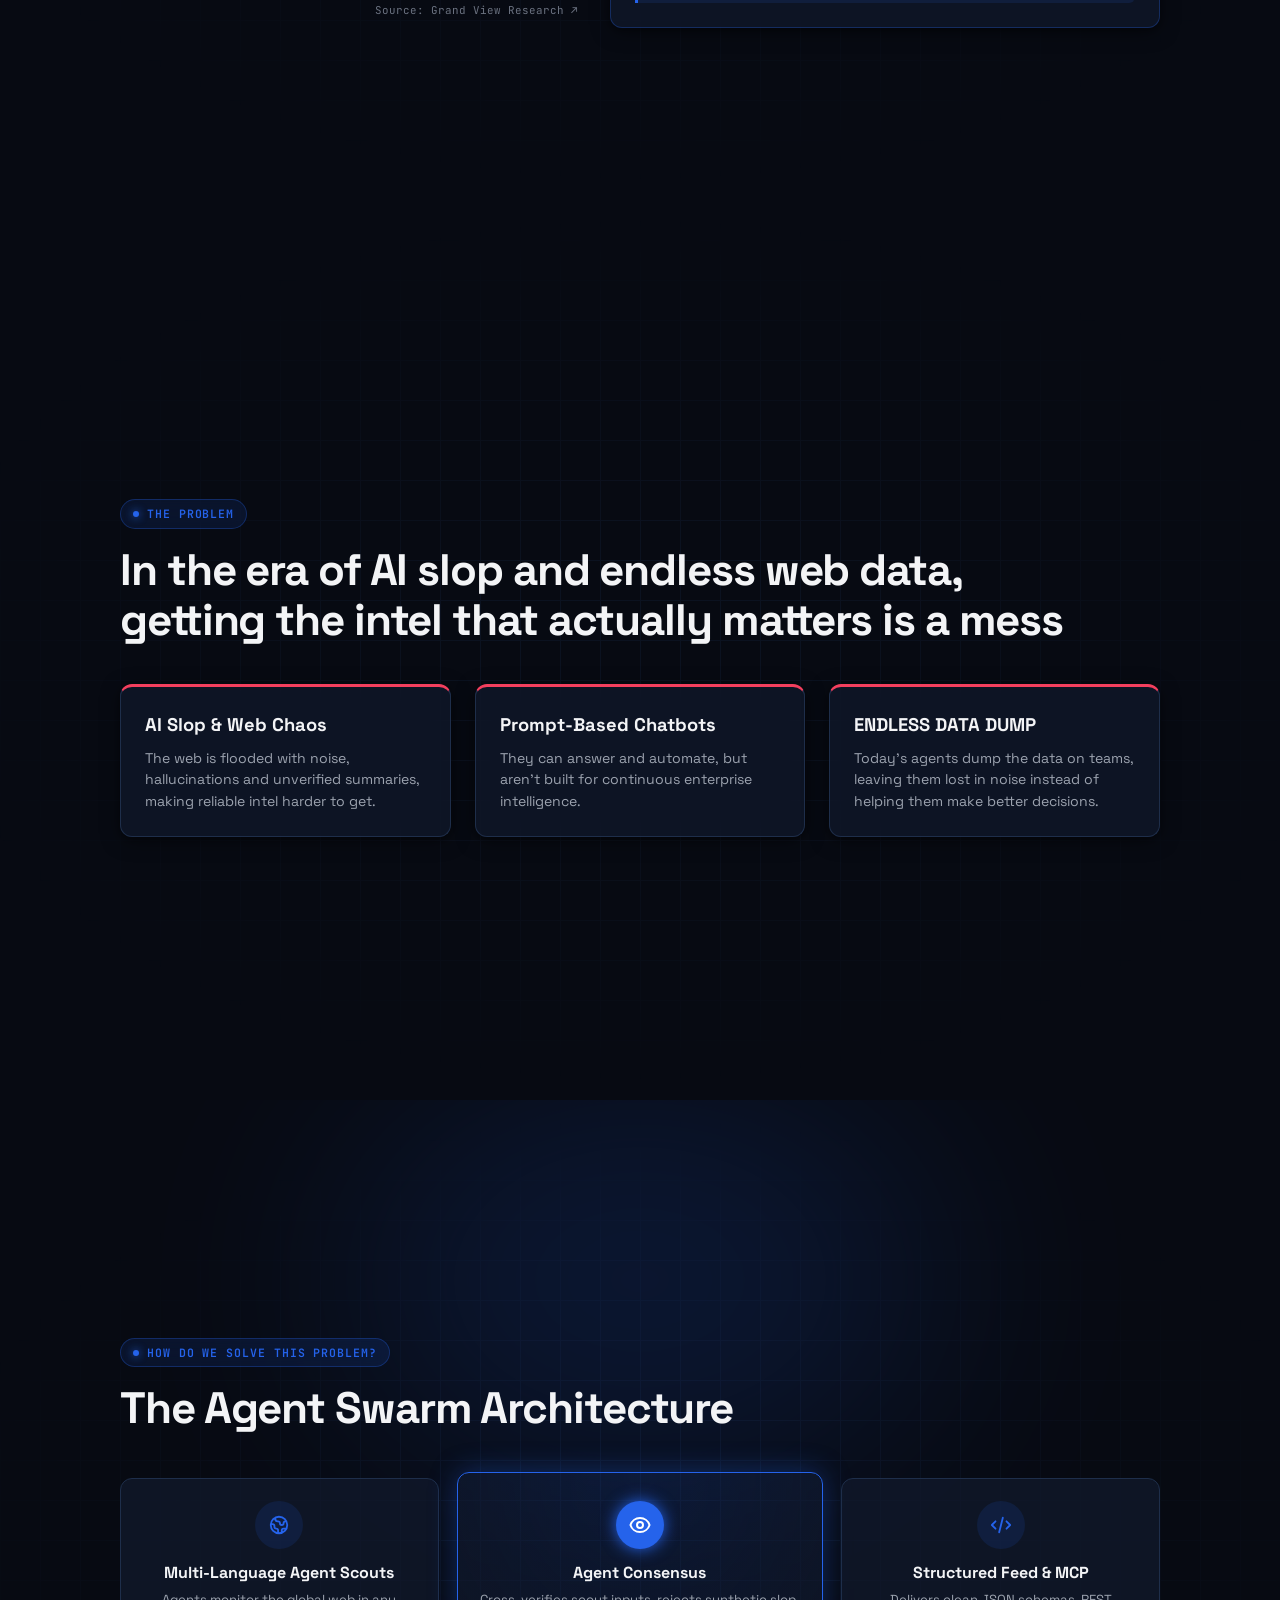
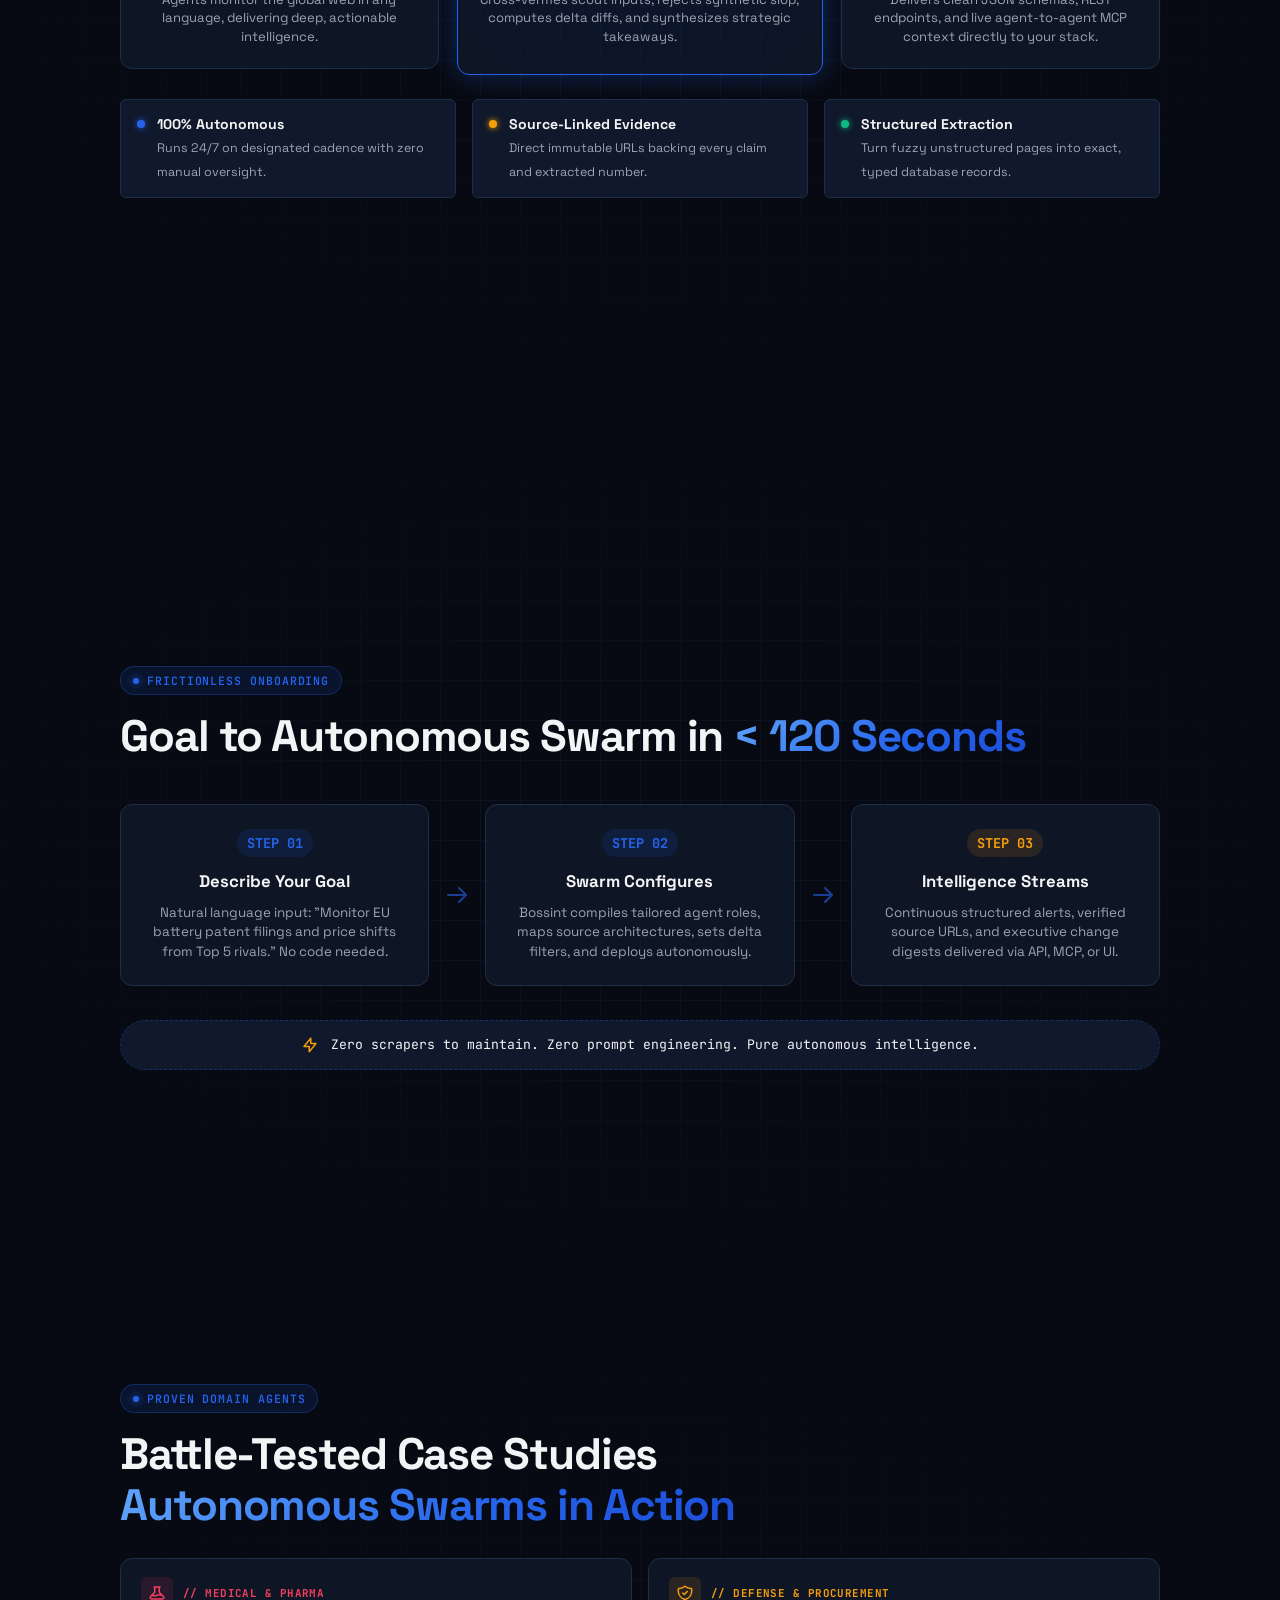
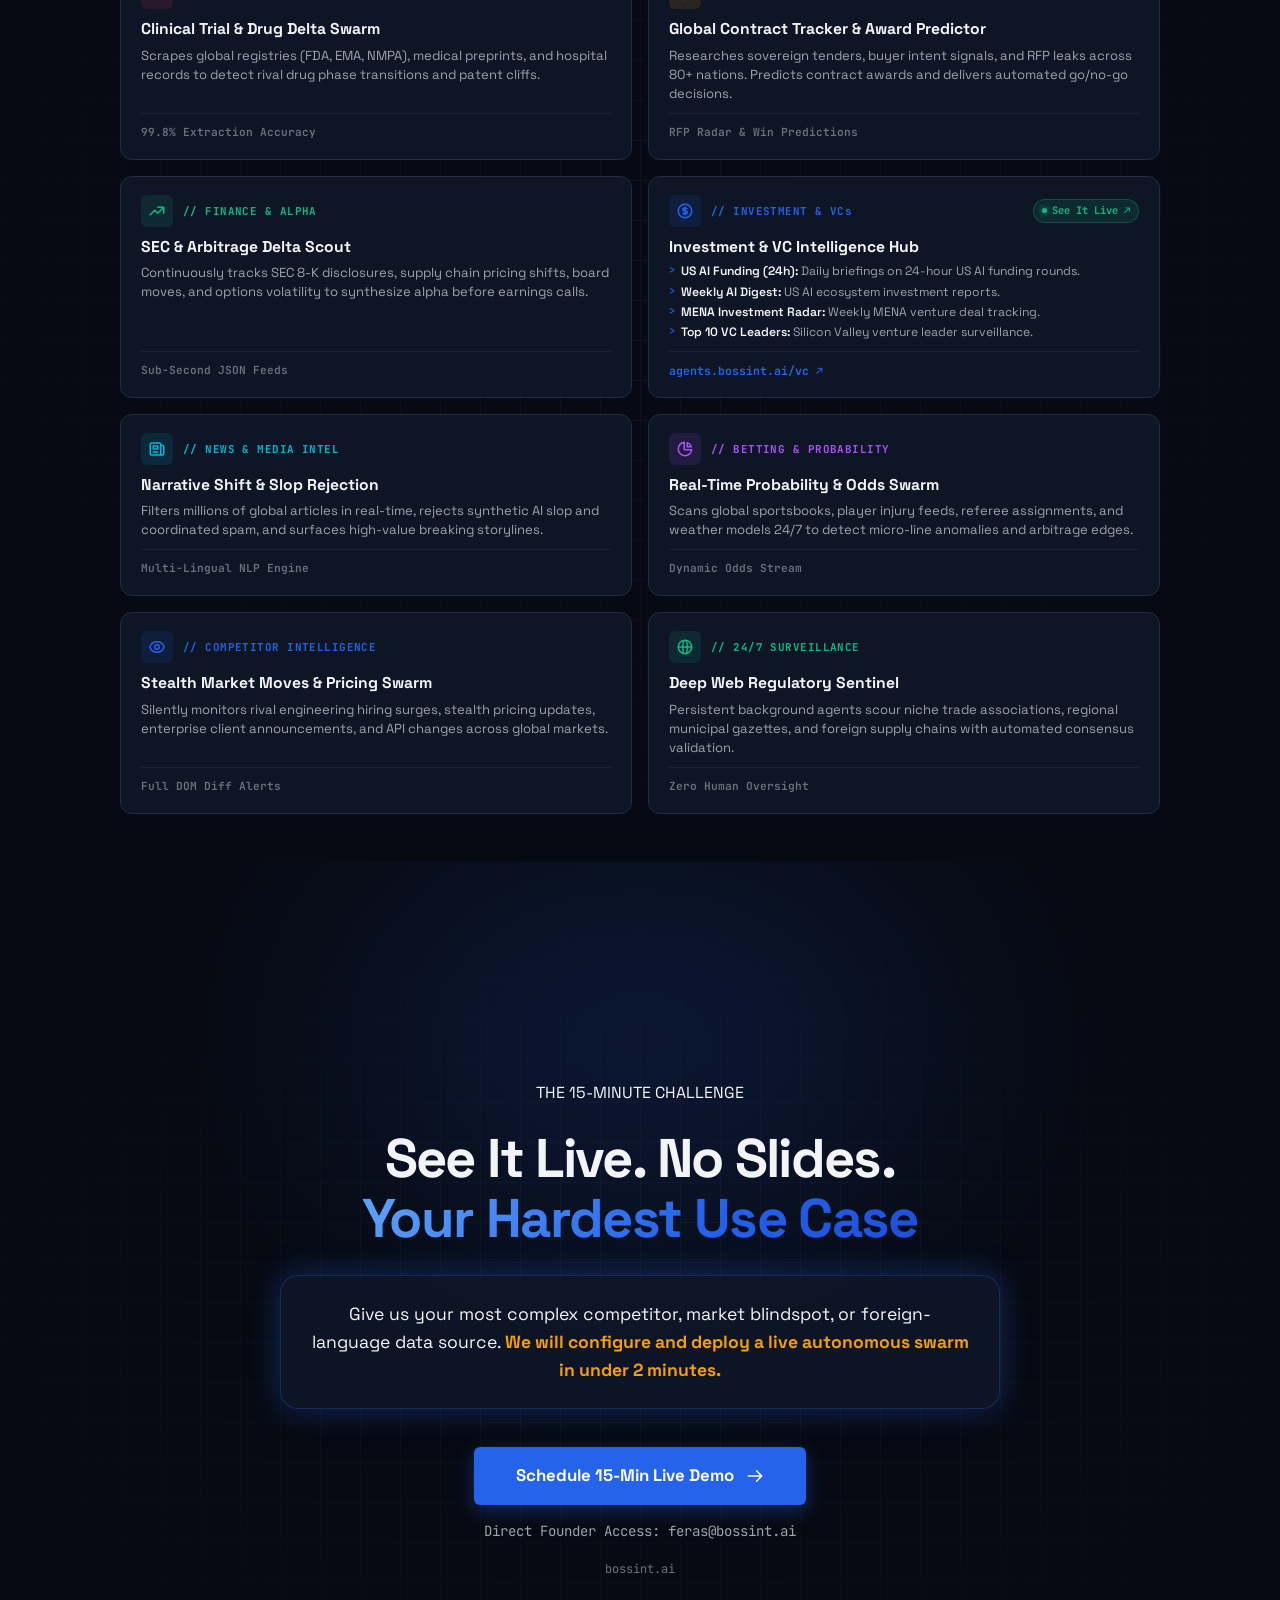
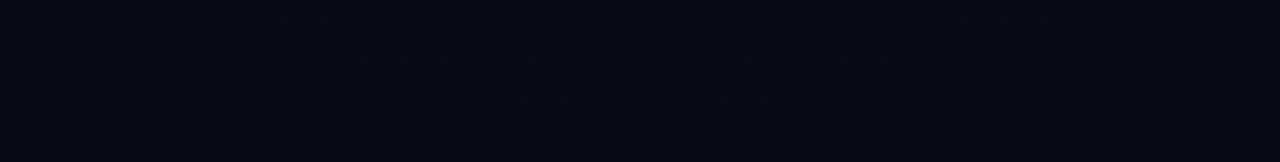
<file: teaser-04.html>
<!DOCTYPE html>
<html lang="en" data-theme="dark">
<head>
  <meta charset="UTF-8">
  <meta name="viewport" content="width=device-width, initial-scale=1.0">
  <title>Bossint AI — Enterprise Level AI Agent Intelligence | Teaser 04</title>
  <meta name="description" content="Autonomous AI agent swarms that monitor entire web and deliver structured, source-verified business intelligence with predictions and decisions, 24/7.">
  <link rel="stylesheet" href="teaser-04.css">
</head>
<body>

  <!-- TOP BAR -->
  <header class="topbar">
    <div class="topbar-left">
      <a href="#p-cover" class="topbar-logo-link hide-on-cover" aria-label="Bossint Home">
        <img src="BOSSINT-NEW-LOGO.svg" alt="Bossint AI" class="topbar-logo">
      </a>
    </div>

    <div class="topbar-actions">
      <span class="topbar-page-indicator" id="page-indicator">01 / 07</span>
      <button class="theme-toggle" id="theme-toggle" aria-label="Toggle theme">
        <svg id="icon-sun" xmlns="http://www.w3.org/2000/svg" fill="none" viewBox="0 0 24 24" stroke="currentColor" stroke-width="2"><circle cx="12" cy="12" r="5"/><line x1="12" y1="1" x2="12" y2="3"/><line x1="12" y1="21" x2="12" y2="23"/><line x1="4.22" y1="4.22" x2="5.64" y2="5.64"/><line x1="18.36" y1="18.36" x2="19.78" y2="19.78"/><line x1="1" y1="12" x2="3" y2="12"/><line x1="21" y1="12" x2="23" y2="12"/><line x1="4.22" y1="19.78" x2="5.64" y2="18.36"/><line x1="18.36" y1="5.64" x2="19.78" y2="4.22"/></svg>
        <svg id="icon-moon" style="display:none" xmlns="http://www.w3.org/2000/svg" fill="none" viewBox="0 0 24 24" stroke="currentColor" stroke-width="2"><path d="M21 12.79A9 9 0 1 1 11.21 3 7 7 0 0 0 21 12.79z"/></svg>
      </button>
    </div>
  </header>

  <!-- Scroll Progress -->
  <div class="scroll-progress" id="scroll-progress"></div>

  <!-- DOT NAVIGATION -->
  <nav class="dot-nav" aria-label="Slide navigation">
    <button class="dot-nav-item active" data-label="01 // Hook"></button>
    <button class="dot-nav-item" data-label="02 // Market"></button>
    <button class="dot-nav-item" data-label="03 // The Problem"></button>
    <button class="dot-nav-item" data-label="04 // Architecture"></button>
    <button class="dot-nav-item" data-label="05 // 120s Pipeline"></button>
    <button class="dot-nav-item" data-label="06 // Case Studies"></button>
    <button class="dot-nav-item" data-label="07 // The Challenge"></button>
  </nav>


  <!-- ================================================
       SLIDE 1 — THE HOOK & VALUE PROP
       ================================================ -->
  <section class="page page-hero" id="p-cover">
    <div class="bg-grid"></div>
    <div class="bg-ambient-glow glow-cobalt"></div>

    <div class="page-inner hero-wrapper">
      <div class="hero-logo-wrap reveal">
        <img src="BOSSINT-NEW-LOGO.svg" alt="Bossint AI" class="hero-logo">
      </div>

      <h1 class="hero-title reveal reveal-delay-1">
        Enterprise-Level<br>
        <span class="grad-blue">AI Agent Intelligence</span>
      </h1>

      <div class="t2-card hero-sub-box reveal reveal-delay-2">
        <p class="hero-sub-lead">
          Autonomous AI agent swarms that monitor entire web and deliver structured, source-verified business intelligence with predictions and decisions for professionals.
        </p>
      </div>

      <div class="hero-signals reveal reveal-delay-3">
        <div class="hero-pill">
          <svg xmlns="http://www.w3.org/2000/svg" width="16" height="16" fill="none" viewBox="0 0 24 24" stroke="currentColor" stroke-width="2"><path stroke-linecap="round" stroke-linejoin="round" d="M13 10V3L4 14h7v7l9-11h-7z"/></svg>
          Goal-to-Swarm in &lt; 120s
        </div>
        <div class="hero-pill">
          <svg xmlns="http://www.w3.org/2000/svg" width="16" height="16" fill="none" viewBox="0 0 24 24" stroke="currentColor" stroke-width="2"><path stroke-linecap="round" stroke-linejoin="round" d="M9 12l2 2 4-4m5.618-4.016A11.955 11.955 0 0112 2.944a11.955 11.955 0 01-8.618 3.04A12.02 12.02 0 003 9c0 5.591 3.824 10.29 9 11.622 5.176-1.332 9-6.03 9-11.622 0-1.042-.133-2.052-.382-3.016z"/></svg>
          100% Sourced URLs (Zero Hallucination)
        </div>
        <div class="hero-pill">
          <svg xmlns="http://www.w3.org/2000/svg" width="16" height="16" fill="none" viewBox="0 0 24 24" stroke="currentColor" stroke-width="2"><path stroke-linecap="round" stroke-linejoin="round" d="M8 9l3 3-3 3m5 0h3M5 20h14a2 2 0 002-2V6a2 2 0 00-2-2H5a2 2 0 00-2 2v12a2 2 0 002 2z"/></svg>
          REST + MCP Ready
        </div>
      </div>
    </div>

    <a href="#p-market" class="scroll-hint-bar" aria-label="Next slide">
      <span>The Market Shift</span>
      <svg xmlns="http://www.w3.org/2000/svg" width="14" height="14" fill="none" viewBox="0 0 24 24" stroke="currentColor" stroke-width="2"><path stroke-linecap="round" stroke-linejoin="round" d="M19 9l-7 7-7-7"/></svg>
    </a>
  </section>


  <!-- ================================================
       SLIDE 2 — THE MACRO WAVE & ASYMMETRY
       ================================================ -->
  <section class="page" id="p-market">
    <div class="bg-grid"></div>
    <div class="page-inner">
      <div class="tag-telemetry reveal">
        <span class="pulse-dot"></span>
        <span>MARKET PARADIGM SHIFT</span>
      </div>
      <h2 class="headline reveal reveal-delay-1">
        From "Prompting a Chatbot"<br>
        To <span class="grad-blue">Continuous Autonomous Surveillance</span>
      </h2>

      <div class="market-grid reveal reveal-delay-2">
        <!-- Left: TAM Surge -->
        <div class="tam-container">
          <div class="stat-box">
            <span class="stat-num">$7.6B</span>
            <span class="stat-title">2025 Global AI Agent Market</span>
          </div>

          <div class="cagr-badge-row">
            <svg xmlns="http://www.w3.org/2000/svg" width="20" height="20" fill="none" viewBox="0 0 24 24" stroke="currentColor" stroke-width="2"><path stroke-linecap="round" stroke-linejoin="round" d="M13 7h8m0 0v8m0-8l-8 8-4-4-6 6"/></svg>
            <span>+49.6% Compound Annual Growth</span>
          </div>

          <div class="stat-box featured">
            <span class="stat-num grad-blue">$183B</span>
            <span class="stat-title">2033 Market Projection</span>
          </div>

          <a href="https://www.grandviewresearch.com/industry-analysis/ai-agents-market-report" target="_blank" rel="noopener" class="stat-source-link">
            Source: Grand View Research ↗
          </a>
        </div>

        <!-- Right: The 52% Insight Card -->
        <div class="t2-card insight-card">
          <div>
            <div class="insight-top">
              <span class="insight-source">Google Cloud Executive Study</span>
              <span class="mono" style="font-size:0.75rem; color:var(--emerald);">ACTIVE ADOPTION</span>
            </div>
            
            <div class="insight-metric-hero">52%</div>
            <h3 class="insight-heading">of enterprises have already deployed AI agents in production.</h3>
          </div>

          <div class="thesis-callout">
            <strong>The Gap:</strong> Most teams deploy reactive bots that wait for manual prompts. Bossint captures the high-margin layer: <strong>autonomous, 24/7 environmental awareness.</strong>
          </div>
        </div>
      </div>
    </div>
  </section>


  <!-- ================================================
       SLIDE 3 — THE PROBLEM: AI SLOP & CHAOTIC NOISE
       ================================================ -->
  <section class="page" id="p-paradigm">
    <div class="bg-grid"></div>
    <div class="page-inner">
      <div class="tag-telemetry reveal">
        <span class="pulse-dot"></span>
        <span>THE PROBLEM</span>
      </div>
      <h2 class="headline reveal reveal-delay-1">
        In the era of AI slop and endless web data,<br>
        getting the intel that actually matters is a mess
      </h2>

      <div class="problem-grid-3 stagger-children">
        <!-- Card 1: AI Slop & Web Chaos -->
        <div class="t2-card failure-card">
          <div class="failure-card-body">
            <h3>AI Slop &amp; Web Chaos</h3>
            <p>The web is flooded with noise, hallucinations and unverified summaries, making reliable intel harder to get.</p>
          </div>
        </div>

        <!-- Card 2: Prompt-Based Chatbots -->
        <div class="t2-card failure-card">
          <div class="failure-card-body">
            <h3>Prompt-Based Chatbots</h3>
            <p>They can answer and automate, but aren’t built for continuous enterprise intelligence.</p>
          </div>
        </div>

        <!-- Card 3: Endless Data Dump -->
        <div class="t2-card failure-card">
          <div class="failure-card-body">
            <h3>ENDLESS DATA DUMP</h3>
            <p>Today’s agents dump the data on teams, leaving them lost in noise instead of helping them make better decisions.</p>
          </div>
        </div>
      </div>
    </div>
  </section>


  <!-- ================================================
       SLIDE 4 — THE AGENT SWARM ARCHITECTURE
       ================================================ -->
  <section class="page" id="p-architecture">
    <div class="bg-grid"></div>
    <div class="bg-ambient-glow glow-cobalt"></div>

    <div class="page-inner">
      <div class="tag-telemetry reveal">
        <span class="pulse-dot"></span>
        <span>How do we solve this problem?</span>
      </div>
      <h2 class="headline reveal reveal-delay-1">
        The Agent Swarm Architecture
      </h2>

      <!-- Swarm 3-tier node flow -->
      <div class="swarm-diagram reveal reveal-delay-2">
        <div class="swarm-node">
          <div class="node-icon-circle">
            <svg xmlns="http://www.w3.org/2000/svg" width="22" height="22" fill="none" viewBox="0 0 24 24" stroke="currentColor" stroke-width="2"><path stroke-linecap="round" stroke-linejoin="round" d="M3.055 11H5a2 2 0 012 2v1a2 2 0 002 2 2 2 0 012 2v2.945M8 3.935V5.5A2.5 2.5 0 0010.5 8h.5a2 2 0 012 2 2 2 0 104 0 2 2 0 012-2h1.064M15 20.488V18a2 2 0 012-2h3.064M21 12a9 9 0 11-18 0 9 9 0 0118 0z"/></svg>
          </div>
          <h4>Multi-Language Agent Scouts</h4>
          <p>Agents monitor the global web in any language, delivering deep, actionable intelligence.</p>
        </div>

        <div class="swarm-node center-brain">
          <div class="node-icon-circle">
            <svg xmlns="http://www.w3.org/2000/svg" width="24" height="24" fill="none" viewBox="0 0 24 24" stroke="currentColor" stroke-width="2"><path stroke-linecap="round" stroke-linejoin="round" d="M15 12a3 3 0 11-6 0 3 3 0 016 0z"/><path stroke-linecap="round" stroke-linejoin="round" d="M2.458 12C3.732 7.943 7.523 5 12 5c4.478 0 8.268 2.943 9.542 7-1.274 4.057-5.064 7-9.542 7-4.477 0-8.268-2.943-9.542-7z"/></svg>
          </div>
          <h4>Agent Consensus</h4>
          <p>Cross-verifies scout inputs, rejects synthetic slop, computes delta diffs, and synthesizes strategic takeaways.</p>
        </div>

        <div class="swarm-node">
          <div class="node-icon-circle">
            <svg xmlns="http://www.w3.org/2000/svg" width="22" height="22" fill="none" viewBox="0 0 24 24" stroke="currentColor" stroke-width="2"><path stroke-linecap="round" stroke-linejoin="round" d="M10 20l4-16m4 4l4 4-4 4M6 16l-4-4 4-4"/></svg>
          </div>
          <h4>Structured Feed &amp; MCP</h4>
          <p>Delivers clean JSON schemas, REST endpoints, and live agent-to-agent MCP context directly to your stack.</p>
        </div>
      </div>

      <!-- Core Defensibility Pillars -->
      <div class="swarm-pillars reveal reveal-delay-3">
        <div class="pillar-item">
          <span class="pillar-dot"></span>
          <div>
            <strong>100% Autonomous</strong>
            <span>Runs 24/7 on designated cadence with zero manual oversight.</span>
          </div>
        </div>
        <div class="pillar-item">
          <span class="pillar-dot" style="background:var(--amber); box-shadow:0 0 6px var(--amber);"></span>
          <div>
            <strong>Source-Linked Evidence</strong>
            <span>Direct immutable URLs backing every claim and extracted number.</span>
          </div>
        </div>
        <div class="pillar-item">
          <span class="pillar-dot" style="background:var(--emerald); box-shadow:0 0 6px var(--emerald);"></span>
          <div>
            <strong>Structured Extraction</strong>
            <span>Turn fuzzy unstructured pages into exact, typed database records.</span>
          </div>
        </div>
      </div>
    </div>
  </section>


  <!-- ================================================
       SLIDE 5 — 120-SECOND GOAL-TO-AGENT PIPELINE
       ================================================ -->
  <section class="page" id="p-pipeline">
    <div class="bg-grid"></div>
    <div class="page-inner">
      <div class="tag-telemetry reveal">
        <span class="pulse-dot"></span>
        <span>FRICTIONLESS ONBOARDING</span>
      </div>
      <h2 class="headline reveal reveal-delay-1">
        Goal to Autonomous Swarm in <span class="grad-blue">&lt; 120 Seconds</span>
      </h2>

      <div class="pipeline-flow reveal reveal-delay-2">
        <div class="pipeline-step">
          <span class="pipeline-step-num">STEP 01</span>
          <h3>Describe Your Goal</h3>
          <p>Natural language input: "Monitor EU battery patent filings and price shifts from Top 5 rivals." No code needed.</p>
        </div>

        <div class="pipeline-arrow">
          <svg xmlns="http://www.w3.org/2000/svg" width="24" height="24" fill="none" viewBox="0 0 24 24" stroke="currentColor" stroke-width="2"><path stroke-linecap="round" stroke-linejoin="round" d="M14 5l7 7m0 0l-7 7m7-7H3"/></svg>
        </div>

        <div class="pipeline-step">
          <span class="pipeline-step-num">STEP 02</span>
          <h3>Swarm Configures</h3>
          <p>Bossint compiles tailored agent roles, maps source architectures, sets delta filters, and deploys autonomously.</p>
        </div>

        <div class="pipeline-arrow">
          <svg xmlns="http://www.w3.org/2000/svg" width="24" height="24" fill="none" viewBox="0 0 24 24" stroke="currentColor" stroke-width="2"><path stroke-linecap="round" stroke-linejoin="round" d="M14 5l7 7m0 0l-7 7m7-7H3"/></svg>
        </div>

        <div class="pipeline-step step-final">
          <span class="pipeline-step-num">STEP 03</span>
          <h3>Intelligence Streams</h3>
          <p>Continuous structured alerts, verified source URLs, and executive change digests delivered via API, MCP, or UI.</p>
        </div>
      </div>

      <div class="pipeline-footer-banner reveal reveal-delay-3">
        <svg xmlns="http://www.w3.org/2000/svg" width="18" height="18" fill="none" viewBox="0 0 24 24" stroke="currentColor" stroke-width="2"><path stroke-linecap="round" stroke-linejoin="round" d="M13 10V3L4 14h7v7l9-11h-7z"/></svg>
        <span>Zero scrapers to maintain. Zero prompt engineering. Pure autonomous intelligence.</span>
      </div>
    </div>
  </section>


  <!-- ================================================
       SLIDE 6 — DOMAIN AGENT CASE STUDIES
       ================================================ -->
  <section class="page page-cases" id="p-traction">
    <div class="bg-grid"></div>
    <div class="page-inner">
      <div class="tag-telemetry reveal">
        <span class="pulse-dot"></span>
        <span>PROVEN DOMAIN AGENTS</span>
      </div>
      <h2 class="headline reveal reveal-delay-1">
        Battle-Tested Case Studies<br>
        <span class="grad-blue">Autonomous Swarms in Action</span>
      </h2>

      <div class="cases-grid stagger-children">
        <!-- 1. Medical & Pharma -->
        <div class="case-card">
          <div class="case-card-header">
            <div class="case-icon icon-rose">
              <svg xmlns="http://www.w3.org/2000/svg" width="18" height="18" fill="none" viewBox="0 0 24 24" stroke="currentColor" stroke-width="2"><path stroke-linecap="round" stroke-linejoin="round" d="M19.428 15.428a2 2 0 00-1.022-.547l-2.387-.477a6 6 0 00-3.86.517l-.318.158a6 6 0 01-3.86.517L6.05 15.21a2 2 0 00-1.806.547M8 4h8l-1 1v5.172a2 2 0 00.586 1.414l5 5c1.26 1.26.367 3.414-1.415 3.414H4.828c-1.782 0-2.674-2.154-1.414-3.414l5-5A2 2 0 009 10.172V5L8 4z"/></svg>
            </div>
            <span class="case-domain-tag tag-rose">// MEDICAL &amp; PHARMA</span>
          </div>
          <div class="case-card-body">
            <h3>Clinical Trial &amp; Drug Delta Swarm</h3>
            <p>Scrapes global registries (FDA, EMA, NMPA), medical preprints, and hospital records to detect rival drug phase transitions and patent cliffs.</p>
          </div>
          <div class="case-card-footer">
            <span class="case-metric-pill">99.8% Extraction Accuracy</span>
          </div>
        </div>

        <!-- 2. Defense & Global Procurement -->
        <div class="case-card">
          <div class="case-card-header">
            <div class="case-icon icon-amber">
              <svg xmlns="http://www.w3.org/2000/svg" width="18" height="18" fill="none" viewBox="0 0 24 24" stroke="currentColor" stroke-width="2"><path stroke-linecap="round" stroke-linejoin="round" d="M9 12l2 2 4-4m5.618-4.016A11.955 11.955 0 0112 2.944a11.955 11.955 0 01-8.618 3.04A12.02 12.02 0 003 9c0 5.591 3.824 10.29 9 11.622 5.176-1.332 9-6.03 9-11.622 0-1.042-.133-2.052-.382-3.016z"/></svg>
            </div>
            <span class="case-domain-tag tag-amber">// DEFENSE &amp; PROCUREMENT</span>
          </div>
          <div class="case-card-body">
            <h3>Global Contract Tracker &amp; Award Predictor</h3>
            <p>Researches sovereign tenders, buyer intent signals, and RFP leaks across 80+ nations. Predicts contract awards and delivers automated go/no-go decisions.</p>
          </div>
          <div class="case-card-footer">
            <span class="case-metric-pill">RFP Radar &amp; Win Predictions</span>
          </div>
        </div>

        <!-- 3. Finance & Capital Markets -->
        <div class="case-card">
          <div class="case-card-header">
            <div class="case-icon icon-emerald">
              <svg xmlns="http://www.w3.org/2000/svg" width="18" height="18" fill="none" viewBox="0 0 24 24" stroke="currentColor" stroke-width="2"><path stroke-linecap="round" stroke-linejoin="round" d="M13 7h8m0 0v8m0-8l-8 8-4-4-6 6"/></svg>
            </div>
            <span class="case-domain-tag tag-emerald">// FINANCE &amp; ALPHA</span>
          </div>
          <div class="case-card-body">
            <h3>SEC &amp; Arbitrage Delta Scout</h3>
            <p>Continuously tracks SEC 8-K disclosures, supply chain pricing shifts, board moves, and options volatility to synthesize alpha before earnings calls.</p>
          </div>
          <div class="case-card-footer">
            <span class="case-metric-pill">Sub-Second JSON Feeds</span>
          </div>
        </div>

        <!-- 4. Investment & VCs -->
        <div class="case-card">
          <div class="case-card-header">
            <div class="case-icon icon-cobalt">
              <svg xmlns="http://www.w3.org/2000/svg" width="18" height="18" fill="none" viewBox="0 0 24 24" stroke="currentColor" stroke-width="2"><path stroke-linecap="round" stroke-linejoin="round" d="M12 8c-1.657 0-3 .895-3 2s1.343 2 3 2 3 .895 3 2-1.343 2-3 2m0-8c1.11 0 2.08.402 2.599 1M12 8V7m0 1v8m0 0v1m0-1c-1.11 0-2.08-.402-2.599-1M21 12a9 9 0 11-18 0 9 9 0 0118 0z"/></svg>
            </div>
            <span class="case-domain-tag tag-cobalt">// INVESTMENT &amp; VCs</span>
            <a href="https://agents.bossint.ai/vc" target="_blank" rel="noopener" class="case-live-tag" title="Open live VC agents">
              <span class="pulse-emerald-sm"></span> See It Live ↗
            </a>
          </div>
          <div class="case-card-body">
            <h3>Investment &amp; VC Intelligence Hub</h3>
            <ul class="case-agent-list">
              <li><span class="case-agent-bullet">›</span> <span><strong>US AI Funding (24h):</strong> Daily briefings on 24-hour US AI funding rounds.</span></li>
              <li><span class="case-agent-bullet">›</span> <span><strong>Weekly AI Digest:</strong> US AI ecosystem investment reports.</span></li>
              <li><span class="case-agent-bullet">›</span> <span><strong>MENA Investment Radar:</strong> Weekly MENA venture deal tracking.</span></li>
              <li><span class="case-agent-bullet">›</span> <span><strong>Top 10 VC Leaders:</strong> Silicon Valley venture leader surveillance.</span></li>
            </ul>
          </div>
          <div class="case-card-footer">
            <a href="https://agents.bossint.ai/vc" target="_blank" rel="noopener" class="case-link-pill">
              <span>agents.bossint.ai/vc ↗</span>
            </a>
          </div>
        </div>

        <!-- 5. News & Digital Media -->
        <div class="case-card">
          <div class="case-card-header">
            <div class="case-icon icon-cyan">
              <svg xmlns="http://www.w3.org/2000/svg" width="18" height="18" fill="none" viewBox="0 0 24 24" stroke="currentColor" stroke-width="2"><path stroke-linecap="round" stroke-linejoin="round" d="M19 20H5a2 2 0 01-2-2V6a2 2 0 012-2h10a2 2 0 012 2v1m2 13a2 2 0 01-2-2V7m2 13a2 2 0 002-2V9a2 2 0 00-2-2h-2m-4-3H9M7 16h6M7 8h6v4H7V8z"/></svg>
            </div>
            <span class="case-domain-tag tag-cyan">// NEWS &amp; MEDIA INTEL</span>
          </div>
          <div class="case-card-body">
            <h3>Narrative Shift &amp; Slop Rejection</h3>
            <p>Filters millions of global articles in real-time, rejects synthetic AI slop and coordinated spam, and surfaces high-value breaking storylines.</p>
          </div>
          <div class="case-card-footer">
            <span class="case-metric-pill">Multi-Lingual NLP Engine</span>
          </div>
        </div>

        <!-- 6. Betting Data & Probability -->
        <div class="case-card">
          <div class="case-card-header">
            <div class="case-icon icon-purple">
              <svg xmlns="http://www.w3.org/2000/svg" width="18" height="18" fill="none" viewBox="0 0 24 24" stroke="currentColor" stroke-width="2"><path stroke-linecap="round" stroke-linejoin="round" d="M11 3.055A9.001 9.001 0 1020.945 13H11V3.055z"/><path stroke-linecap="round" stroke-linejoin="round" d="M20.488 9H15V3.512A9.025 9.025 0 0120.488 9z"/></svg>
            </div>
            <span class="case-domain-tag tag-purple">// BETTING &amp; PROBABILITY</span>
          </div>
          <div class="case-card-body">
            <h3>Real-Time Probability &amp; Odds Swarm</h3>
            <p>Scans global sportsbooks, player injury feeds, referee assignments, and weather models 24/7 to detect micro-line anomalies and arbitrage edges.</p>
          </div>
          <div class="case-card-footer">
            <span class="case-metric-pill">Dynamic Odds Stream</span>
          </div>
        </div>

        <!-- 7. Competitor Intelligence -->
        <div class="case-card">
          <div class="case-card-header">
            <div class="case-icon icon-cobalt">
              <svg xmlns="http://www.w3.org/2000/svg" width="18" height="18" fill="none" viewBox="0 0 24 24" stroke="currentColor" stroke-width="2"><path stroke-linecap="round" stroke-linejoin="round" d="M15 12a3 3 0 11-6 0 3 3 0 016 0z"/><path stroke-linecap="round" stroke-linejoin="round" d="M2.458 12C3.732 7.943 7.523 5 12 5c4.478 0 8.268 2.943 9.542 7-1.274 4.057-5.064 7-9.542 7-4.477 0-8.268-2.943-9.542-7z"/></svg>
            </div>
            <span class="case-domain-tag tag-cobalt">// COMPETITOR INTELLIGENCE</span>
          </div>
          <div class="case-card-body">
            <h3>Stealth Market Moves &amp; Pricing Swarm</h3>
            <p>Silently monitors rival engineering hiring surges, stealth pricing updates, enterprise client announcements, and API changes across global markets.</p>
          </div>
          <div class="case-card-footer">
            <span class="case-metric-pill">Full DOM Diff Alerts</span>
          </div>
        </div>

        <!-- 8. Continuous Web Surveillance -->
        <div class="case-card">
          <div class="case-card-header">
            <div class="case-icon icon-emerald">
              <svg xmlns="http://www.w3.org/2000/svg" width="18" height="18" fill="none" viewBox="0 0 24 24" stroke="currentColor" stroke-width="2"><path stroke-linecap="round" stroke-linejoin="round" d="M21 12a9 9 0 01-9 9m9-9a9 9 0 00-9-9m9 9H3m9 9a9 9 0 01-9-9m9 9c1.657 0 3-4.03 3-9s-1.343-9-3-9m0 18c-1.657 0-3-4.03-3-9s1.343-9 3-9m-9 9a9 9 0 019-9"/></svg>
            </div>
            <span class="case-domain-tag tag-emerald">// 24/7 SURVEILLANCE</span>
          </div>
          <div class="case-card-body">
            <h3>Deep Web Regulatory Sentinel</h3>
            <p>Persistent background agents scour niche trade associations, regional municipal gazettes, and foreign supply chains with automated consensus validation.</p>
          </div>
          <div class="case-card-footer">
            <span class="case-metric-pill">Zero Human Oversight</span>
          </div>
        </div>
      </div>
    </div>
  </section>


  <!-- ================================================
       SLIDE 7 — THE 15-MINUTE LIVE CHALLENGE (THE ASK)
       ================================================ -->
  <section class="page page-cta" id="p-cta">
    <div class="bg-grid"></div>
    <div class="bg-ambient-glow glow-cobalt"></div>

    <div class="page-inner page-cta-wrap">
      <div class="cta-tag-row reveal">
        <span class="badge-version">THE 15-MINUTE CHALLENGE</span>
      </div>

      <h2 class="cta-hero-title reveal reveal-delay-1">
        See It Live. No Slides.<br>
        <span class="grad-blue">Your Hardest Use Case</span>
      </h2>

      <div class="cta-sub-box reveal reveal-delay-2">
        <p>
          Give us your most complex competitor, market blindspot, or foreign-language data source.
          <strong>We will configure and deploy a live autonomous swarm in under 2 minutes.</strong>
        </p>
      </div>

      <div class="cta-actions-group reveal reveal-delay-3">
        <a href="https://calendar.app.google/Rc8s6AwhX7gqic929" target="_blank" rel="noopener noreferrer" class="cta-button-primary">
          <span>Schedule 15-Min Live Demo</span>
          <svg xmlns="http://www.w3.org/2000/svg" width="18" height="18" fill="none" viewBox="0 0 24 24" stroke="currentColor" stroke-width="2"><path stroke-linecap="round" stroke-linejoin="round" d="M14 5l7 7m0 0l-7 7m7-7H3"/></svg>
        </a>

        <a href="mailto:feras@bossint.ai" class="cta-direct-email">
          Direct Founder Access: feras@bossint.ai
        </a>
      </div>

      <div class="cta-meta-row reveal reveal-delay-4">
        <span>bossint.ai</span>
      </div>
    </div>
  </section>

  <script src="teaser-04.js"></script>
</body>
</html>
</file>
<file: teaser-04.css>
/* =========================================================
   BOSSINT AI — TEASER 04 (ENTERPRISE AGENT INTELLIGENCE)
   ========================================================= */
@import url('https://fonts.googleapis.com/css2?family=Space+Grotesk:wght@400;500;600;700&family=JetBrains+Mono:wght@400;500;600;700&display=swap');

*, *::before, *::after {
  margin: 0;
  padding: 0;
  box-sizing: border-box;
}

/* ---------- TOKENS: DARK (DEFAULT COMMAND PALETTE) ---------- */
:root, [data-theme="dark"] {
  --bg: #070A12;
  --bg-subtle: #0C1220;
  --surface: #10182B;
  --surface-hover: #15223D;
  --surface-card: rgba(16, 24, 43, 0.75);
  --border: #1E2E4A;
  --border-s: #15223A;
  --border-glow: rgba(37, 99, 235, 0.3);
  
  --text: #F3F4F6;
  --text-muted: #9CA3AF;
  --text-dim: #6B7280;
  
  --cobalt: #2563EB;
  --cobalt-h: #1D4ED8;
  --cobalt-l: rgba(37, 99, 235, 0.12);
  --cobalt-glow: rgba(37, 99, 235, 0.35);
  
  --amber: #F59E0B;
  --amber-l: rgba(245, 158, 11, 0.12);
  --amber-glow: rgba(245, 158, 11, 0.3);
  
  --emerald: #10B981;
  --emerald-l: rgba(16, 185, 129, 0.12);

  --rose: #F43F5E;
  --rose-l: rgba(244, 63, 94, 0.12);
  
  --shadow: 0 4px 20px -2px rgba(0, 0, 0, 0.5), 0 2px 6px rgba(0, 0, 0, 0.3);
  --shadow-h: 0 10px 30px -4px rgba(37, 99, 235, 0.25), 0 4px 12px rgba(0, 0, 0, 0.4);
  
  --r-sm: 6px;
  --r-md: 12px;
  --r-lg: 18px;
}

/* ---------- TOKENS: LIGHT ---------- */
[data-theme="light"] {
  --bg: #F8FAFC;
  --bg-subtle: #F1F5F9;
  --surface: #FFFFFF;
  --surface-hover: #F8FAFC;
  --surface-card: rgba(255, 255, 255, 0.85);
  --border: #E2E8F0;
  --border-s: #EEF2F6;
  --border-glow: rgba(37, 99, 235, 0.2);
  
  --text: #0F172A;
  --text-muted: #475569;
  --text-dim: #64748B;
  
  --cobalt: #2563EB;
  --cobalt-h: #1D4ED8;
  --cobalt-l: rgba(37, 99, 235, 0.08);
  --cobalt-glow: rgba(37, 99, 235, 0.2);
  
  --amber: #D97706;
  --amber-l: rgba(217, 119, 6, 0.08);
  --amber-glow: rgba(217, 119, 6, 0.2);
  
  --emerald: #059669;
  --emerald-l: rgba(5, 150, 105, 0.08);

  --rose: #E11D48;
  --rose-l: rgba(225, 29, 72, 0.08);
  
  --shadow: 0 2px 8px rgba(0, 0, 0, 0.04), 0 8px 24px -4px rgba(0, 0, 0, 0.06);
  --shadow-h: 0 8px 28px -4px rgba(37, 99, 235, 0.14), 0 2px 6px rgba(0, 0, 0, 0.04);
}

/* ---------- BASE ---------- */
html {
  scroll-behavior: smooth;
  scroll-snap-type: y mandatory;
  overflow-y: scroll;
  font-size: 16px;
}

body {
  font-family: 'Space Grotesk', -apple-system, BlinkMacSystemFont, sans-serif;
  background: var(--bg);
  color: var(--text);
  line-height: 1.5;
  -webkit-font-smoothing: antialiased;
  transition: background 0.35s ease, color 0.35s ease;
  overflow-x: hidden;
}

/* ---------- TYPOGRAPHY & UTILITIES ---------- */
.mono { font-family: 'JetBrains Mono', monospace; }
.dim { color: var(--text-muted); font-size: 0.9rem; line-height: 1.5; }

.tag-telemetry {
  display: inline-flex;
  align-items: center;
  gap: 8px;
  font-family: 'JetBrains Mono', monospace;
  font-size: 0.72rem;
  font-weight: 600;
  letter-spacing: 0.08em;
  text-transform: uppercase;
  color: var(--cobalt);
  background: var(--cobalt-l);
  border: 1px solid var(--border-glow);
  padding: 5px 12px;
  border-radius: 100px;
  margin-bottom: 16px;
  backdrop-filter: blur(8px);
}

.tag-telemetry .pulse-dot {
  width: 6px;
  height: 6px;
  border-radius: 50%;
  background: var(--cobalt);
  box-shadow: 0 0 8px var(--cobalt);
  animation: pulse-live 2s infinite;
}

@keyframes pulse-live {
  0%, 100% { transform: scale(1); opacity: 1; }
  50% { transform: scale(1.4); opacity: 0.4; }
}

.headline {
  font-size: clamp(1.8rem, 3.8vw, 2.75rem);
  font-weight: 700;
  line-height: 1.15;
  letter-spacing: -0.025em;
  color: var(--text);
}

.headline-center {
  text-align: center;
}

.grad-blue {
  background: linear-gradient(135deg, #60A5FA 0%, var(--cobalt) 60%, #1D4ED8 100%);
  -webkit-background-clip: text;
  -webkit-text-fill-color: transparent;
  background-clip: text;
}

.grad-amber {
  background: linear-gradient(135deg, #FCD34D 0%, var(--amber) 70%, #B45309 100%);
  -webkit-background-clip: text;
  -webkit-text-fill-color: transparent;
  background-clip: text;
}

/* ---------- TOPBAR ---------- */
.topbar {
  position: fixed;
  top: 0;
  left: 0;
  right: 0;
  z-index: 100;
  display: flex;
  align-items: center;
  justify-content: space-between;
  padding: 12px 28px;
  background: rgba(7, 10, 18, 0.85);
  backdrop-filter: blur(16px);
  -webkit-backdrop-filter: blur(16px);
  border-bottom: 1px solid var(--border);
  transition: background 0.35s ease, border-color 0.35s ease;
}

[data-theme="light"] .topbar {
  background: rgba(248, 250, 252, 0.85);
}

.topbar-left {
  display: flex;
  align-items: center;
  gap: 16px;
}

.topbar-logo-link {
  display: inline-flex;
  align-items: center;
  text-decoration: none;
  transition: opacity 0.35s cubic-bezier(0.16, 1, 0.3, 1), transform 0.35s cubic-bezier(0.16, 1, 0.3, 1);
}

.topbar-logo-link.hide-on-cover {
  opacity: 0;
  pointer-events: none;
  transform: translateX(-6px);
}

.topbar-logo {
  height: 22px;
  width: auto;
  filter: brightness(0) invert(0.9);
  transition: opacity 0.3s ease;
}

[data-theme="light"] .topbar-logo {
  filter: none;
}

.topbar-actions {
  display: flex;
  align-items: center;
  gap: 14px;
}

.topbar-page-indicator {
  font-family: 'JetBrains Mono', monospace;
  font-size: 0.72rem;
  font-weight: 600;
  color: var(--text-muted);
}

.theme-toggle {
  width: 36px;
  height: 36px;
  display: flex;
  align-items: center;
  justify-content: center;
  border: 1px solid var(--border);
  border-radius: var(--r-sm);
  background: var(--surface);
  cursor: pointer;
  color: var(--text-muted);
  transition: all 0.2s;
}

.theme-toggle:hover {
  border-color: var(--cobalt);
  color: var(--cobalt);
  background: var(--cobalt-l);
}

.theme-toggle svg {
  width: 16px;
  height: 16px;
}

/* ---------- SCROLL PROGRESS ---------- */
.scroll-progress {
  position: fixed;
  top: 55px;
  left: 0;
  height: 2px;
  background: linear-gradient(90deg, var(--cobalt), var(--amber));
  z-index: 101;
  width: 0%;
  transition: width 0.08s linear;
}

/* ---------- DOT NAV ---------- */
.dot-nav {
  position: fixed;
  right: 24px;
  top: 50%;
  transform: translateY(-50%);
  z-index: 90;
  display: flex;
  flex-direction: column;
  gap: 12px;
}

.dot-nav-item {
  width: 9px;
  height: 9px;
  border-radius: 50%;
  background: var(--border);
  border: none;
  cursor: pointer;
  transition: all 0.3s cubic-bezier(0.16, 1, 0.3, 1);
  position: relative;
}

.dot-nav-item::before {
  content: attr(data-label);
  position: absolute;
  right: 20px;
  top: 50%;
  transform: translateY(-50%);
  font-family: 'JetBrains Mono', monospace;
  font-size: 0.65rem;
  font-weight: 600;
  color: var(--text-muted);
  background: var(--surface);
  padding: 4px 8px;
  border-radius: 4px;
  border: 1px solid var(--border);
  white-space: nowrap;
  opacity: 0;
  pointer-events: none;
  transition: opacity 0.2s ease, transform 0.2s ease;
  transform: translateY(-50%) translateX(4px);
}

.dot-nav-item:hover::before {
  opacity: 1;
  transform: translateY(-50%) translateX(0);
}

.dot-nav-item.active {
  background: var(--cobalt);
  transform: scale(1.4);
  box-shadow: 0 0 0 4px var(--cobalt-glow);
}

/* ---------- PAGES LAYOUT ---------- */
.page {
  min-height: 100vh;
  display: flex;
  align-items: center;
  justify-content: center;
  scroll-snap-align: start;
  position: relative;
  padding: 84px 28px 48px;
  overflow: hidden;
}

.page-inner {
  max-width: 1040px;
  width: 100%;
  margin: 0 auto;
  position: relative;
  z-index: 2;
}

/* Background Cyber Grid */
.bg-grid {
  position: absolute;
  inset: 0;
  background-image: 
    linear-gradient(var(--border-s) 1px, transparent 1px),
    linear-gradient(90deg, var(--border-s) 1px, transparent 1px);
  background-size: 40px 40px;
  opacity: 0.35;
  pointer-events: none;
  mask-image: radial-gradient(ellipse 70% 60% at 50% 50%, black 20%, transparent 80%);
  -webkit-mask-image: radial-gradient(ellipse 70% 60% at 50% 50%, black 20%, transparent 80%);
}

.bg-ambient-glow {
  position: absolute;
  width: 600px;
  height: 400px;
  border-radius: 50%;
  filter: blur(120px);
  opacity: 0.15;
  pointer-events: none;
  z-index: 0;
}

.glow-cobalt {
  background: var(--cobalt);
  top: 20%;
  left: 50%;
  transform: translate(-50%, -50%);
}

.glow-amber {
  background: var(--amber);
  bottom: 10%;
  right: 15%;
}

/* Common Card */
.t2-card {
  background: var(--surface-card);
  backdrop-filter: blur(16px);
  -webkit-backdrop-filter: blur(16px);
  border: 1px solid var(--border);
  border-radius: var(--r-md);
  padding: 24px;
  box-shadow: var(--shadow);
  transition: all 0.3s cubic-bezier(0.16, 1, 0.3, 1);
}

.t2-card:hover {
  border-color: var(--border-glow);
  box-shadow: var(--shadow-h);
}

/* =========================================================
   PAGE 1: HERO / THE HOOK
   ========================================================= */
.hero-wrapper {
  text-align: center;
  display: flex;
  flex-direction: column;
  align-items: center;
}

.hero-logo-wrap {
  margin-bottom: 38px;
  display: inline-flex;
  align-items: center;
  justify-content: center;
}

.hero-logo {
  height: 32px;
  width: auto;
  filter: brightness(0) invert(0.95);
  transition: opacity 0.3s ease;
}

[data-theme="light"] .hero-logo {
  filter: none;
}

.hero-title {
  font-size: clamp(2.4rem, 5vw, 3.8rem);
  font-weight: 700;
  line-height: 1.1;
  letter-spacing: -0.03em;
  margin-bottom: 34px;
  max-width: 900px;
}

.hero-sub-box {
  max-width: 760px;
  padding: 24px 34px;
  margin-bottom: 40px;
  text-align: center;
  border-radius: var(--r-lg);
  border-color: var(--border-glow);
  background: radial-gradient(ellipse at 50% 0%, var(--cobalt-l) 0%, var(--surface-card) 80%);
}

.hero-sub-lead {
  font-size: clamp(1.02rem, 1.6vw, 1.18rem);
  color: #374151;
  line-height: 1.42;
}

[data-theme="dark"] .hero-sub-lead {
  color: #828D9F;
}

.hero-sub-lead strong {
  color: var(--text);
  font-weight: 600;
}

.hero-signals {
  display: flex;
  flex-wrap: wrap;
  justify-content: center;
  gap: 16px;
}

.hero-pill {
  display: inline-flex;
  align-items: center;
  gap: 8px;
  font-family: 'JetBrains Mono', monospace;
  font-size: 0.78rem;
  font-weight: 600;
  color: var(--text);
  background: var(--surface);
  border: 1px solid var(--border);
  padding: 8px 16px;
  border-radius: 100px;
}

.hero-pill svg {
  color: var(--cobalt);
}

.scroll-hint-bar {
  position: absolute;
  bottom: 24px;
  left: 50%;
  transform: translateX(-50%);
  display: inline-flex;
  align-items: center;
  gap: 8px;
  padding: 10px 24px;
  background: var(--surface-card);
  border: 1px solid var(--border);
  border-radius: 100px;
  color: var(--text-muted);
  font-family: 'JetBrains Mono', monospace;
  font-size: 0.75rem;
  font-weight: 600;
  text-decoration: none;
  backdrop-filter: blur(12px);
  box-shadow: var(--shadow);
  transition: all 0.3s ease;
  animation: float-badge 3s ease-in-out infinite;
}

.scroll-hint-bar:hover {
  border-color: var(--cobalt);
  color: var(--cobalt);
  transform: translateX(-50%) translateY(-3px);
}

@keyframes float-badge {
  0%, 100% { transform: translateX(-50%) translateY(0); }
  50% { transform: translateX(-50%) translateY(6px); }
}

/* =========================================================
   PAGE 2: MARKET SHIFT ($7.6B -> $183B + GOOGLE 52%)
   ========================================================= */
.market-grid {
  display: grid;
  grid-template-columns: 1fr 1.2fr;
  gap: 32px;
  margin-top: 36px;
}

.tam-container {
  display: flex;
  flex-direction: column;
  gap: 16px;
}

.stat-box {
  background: var(--surface-card);
  border: 1px solid var(--border);
  border-radius: var(--r-md);
  padding: 22px;
  transition: all 0.3s;
}

.stat-box.featured {
  border-color: var(--cobalt);
  background: radial-gradient(ellipse at 10% 20%, var(--cobalt-l) 0%, var(--surface-card) 100%);
}

.stat-num {
  font-family: 'JetBrains Mono', monospace;
  font-size: 2.6rem;
  font-weight: 700;
  letter-spacing: -0.03em;
  line-height: 1;
  display: block;
  margin-bottom: 6px;
}

.stat-title {
  font-size: 0.82rem;
  font-weight: 600;
  text-transform: uppercase;
  letter-spacing: 0.05em;
  color: var(--text-muted);
}

.cagr-badge-row {
  display: flex;
  align-items: center;
  justify-content: center;
  gap: 10px;
  font-family: 'JetBrains Mono', monospace;
  font-size: 0.88rem;
  font-weight: 700;
  color: var(--amber);
  padding: 4px 0;
}

.stat-source-link {
  font-family: 'JetBrains Mono', monospace;
  font-size: 0.68rem;
  color: var(--text-dim);
  text-decoration: none;
  text-align: right;
  display: block;
}

.stat-source-link:hover {
  color: var(--cobalt);
}

/* Insight Card */
.insight-card {
  display: flex;
  flex-direction: column;
  justify-content: space-between;
  position: relative;
  overflow: hidden;
  border-color: var(--border-glow);
}

.insight-card::before {
  content: '';
  position: absolute;
  top: 0;
  left: 0;
  right: 0;
  height: 3px;
  background: linear-gradient(90deg, var(--cobalt), var(--amber));
}

.insight-top {
  display: flex;
  justify-content: space-between;
  align-items: center;
  margin-bottom: 20px;
}

.insight-source {
  font-family: 'JetBrains Mono', monospace;
  font-size: 0.75rem;
  font-weight: 600;
  color: var(--cobalt);
  text-transform: uppercase;
  letter-spacing: 0.05em;
}

.insight-metric-hero {
  font-family: 'JetBrains Mono', monospace;
  font-size: clamp(3.8rem, 6.5vw, 5.2rem);
  font-weight: 700;
  line-height: 0.95;
  letter-spacing: -0.04em;
  color: var(--text);
  margin-bottom: 12px;
}

.insight-heading {
  font-size: 1.25rem;
  font-weight: 600;
  line-height: 1.35;
  color: var(--text);
  margin-bottom: 16px;
}

.thesis-callout {
  background: var(--cobalt-l);
  border-left: 3px solid var(--cobalt);
  padding: 14px 16px;
  border-radius: 0 var(--r-sm) var(--r-sm) 0;
  font-size: 0.88rem;
  color: var(--text);
  line-height: 1.45;
}

.thesis-callout strong {
  color: var(--amber);
}

/* =========================================================
   PAGE 3: PARADIGM FAILURE (AI SLOP & NOISY WEB)
   ========================================================= */
.problem-grid-3 {
  display: grid;
  grid-template-columns: repeat(3, 1fr);
  gap: 24px;
  margin-top: 38px;
}

.failure-card {
  position: relative;
  overflow: hidden;
  border-top: 3px solid var(--rose);
  display: flex;
  flex-direction: column;
  justify-content: space-between;
}

.failure-card-body {
  display: flex;
  flex-direction: column;
}

.failure-card h3 {
  font-size: 1.15rem;
  font-weight: 700;
  margin-bottom: 10px;
  color: var(--text);
}

.failure-card p {
  font-size: 0.88rem;
  color: var(--text-muted);
  line-height: 1.5;
}

.failure-card .bottom-contrast {
  margin-top: 18px;
  padding-top: 14px;
  border-top: 1px solid var(--border-s);
  font-family: 'JetBrains Mono', monospace;
  font-size: 0.74rem;
  color: var(--text-dim);
}

.bottom-contrast span {
  color: var(--emerald);
  font-weight: 600;
}

/* =========================================================
   PAGE 4: THE AGENT SWARM ARCHITECTURE
   ========================================================= */
.swarm-diagram {
  display: grid;
  grid-template-columns: 1fr 1.15fr 1fr;
  gap: 18px;
  margin-top: 38px;
  align-items: center;
}

.swarm-node {
  background: var(--surface-card);
  border: 1px solid var(--border);
  border-radius: var(--r-md);
  padding: 22px;
  text-align: center;
  position: relative;
  transition: all 0.3s;
}

.swarm-node.center-brain {
  border-color: var(--cobalt);
  background: radial-gradient(ellipse at 50% 0%, var(--cobalt-l) 0%, var(--surface-card) 90%);
  box-shadow: 0 0 28px var(--cobalt-glow);
  padding: 28px 22px;
}

.node-icon-circle {
  width: 48px;
  height: 48px;
  border-radius: 50%;
  background: var(--cobalt-l);
  color: var(--cobalt);
  display: flex;
  align-items: center;
  justify-content: center;
  margin: 0 auto 12px;
}

.center-brain .node-icon-circle {
  background: var(--cobalt);
  color: #fff;
  box-shadow: 0 0 16px var(--cobalt);
}

.swarm-node h4 {
  font-size: 1rem;
  font-weight: 700;
  margin-bottom: 6px;
  color: var(--text);
}

.swarm-node p {
  font-size: 0.82rem;
  color: var(--text-muted);
  line-height: 1.4;
}

.swarm-pillars {
  display: grid;
  grid-template-columns: repeat(3, 1fr);
  gap: 16px;
  margin-top: 24px;
}

.pillar-item {
  display: flex;
  align-items: flex-start;
  gap: 12px;
  background: var(--surface);
  border: 1px solid var(--border);
  padding: 14px 16px;
  border-radius: var(--r-sm);
}

.pillar-dot {
  width: 8px;
  height: 8px;
  border-radius: 50%;
  background: var(--cobalt);
  margin-top: 6px;
  flex-shrink: 0;
  box-shadow: 0 0 6px var(--cobalt);
}

.pillar-item strong {
  font-size: 0.88rem;
  display: block;
  color: var(--text);
}

.pillar-item span {
  font-size: 0.78rem;
  color: var(--text-muted);
}

/* =========================================================
   PAGE 5: THE 120-SECOND GOAL-TO-AGENT PIPELINE
   ========================================================= */
.pipeline-flow {
  display: grid;
  grid-template-columns: 1fr auto 1fr auto 1fr;
  gap: 16px;
  align-items: center;
  margin-top: 42px;
}

.pipeline-step {
  background: var(--surface-card);
  border: 1px solid var(--border);
  border-radius: var(--r-md);
  padding: 24px 20px;
  text-align: center;
  position: relative;
  transition: all 0.3s;
}

.pipeline-step:hover {
  border-color: var(--cobalt);
  transform: translateY(-3px);
}

.pipeline-step-num {
  font-family: 'JetBrains Mono', monospace;
  font-size: 0.85rem;
  font-weight: 700;
  color: var(--cobalt);
  background: var(--cobalt-l);
  padding: 4px 10px;
  border-radius: 100px;
  display: inline-block;
  margin-bottom: 12px;
}

.pipeline-step.step-final .pipeline-step-num {
  color: var(--amber);
  background: var(--amber-l);
}

.pipeline-step h3 {
  font-size: 1.05rem;
  font-weight: 700;
  margin-bottom: 8px;
}

.pipeline-step p {
  font-size: 0.84rem;
  color: var(--text-muted);
  line-height: 1.45;
}

.pipeline-arrow {
  color: var(--cobalt);
  display: flex;
  align-items: center;
  justify-content: center;
  opacity: 0.6;
}

.pipeline-footer-banner {
  margin-top: 34px;
  text-align: center;
  display: flex;
  align-items: center;
  justify-content: center;
  gap: 12px;
  background: var(--surface);
  border: 1px dashed var(--border-glow);
  padding: 14px 24px;
  border-radius: 100px;
  font-family: 'JetBrains Mono', monospace;
  font-size: 0.82rem;
  color: var(--text);
}

.pipeline-footer-banner svg {
  color: var(--amber);
}

/* =========================================================
   PAGE 6: DOMAIN AGENT CASE STUDIES
   ========================================================= */
.page-cases {
  min-height: 100vh;
  padding: 84px 28px 48px;
}

.cases-grid {
  display: grid;
  grid-template-columns: repeat(2, 1fr);
  gap: 16px;
  margin-top: 28px;
}

.case-card {
  background: var(--surface-card);
  border: 1px solid var(--border);
  border-radius: var(--r-md);
  padding: 18px 20px;
  display: flex;
  flex-direction: column;
  justify-content: space-between;
  transition: all 0.3s cubic-bezier(0.16, 1, 0.3, 1);
  position: relative;
  overflow: hidden;
}

.case-card:hover {
  border-color: var(--cobalt);
  box-shadow: var(--shadow-h);
  transform: translateY(-2px);
}

.case-card-header {
  display: flex;
  align-items: center;
  gap: 10px;
  margin-bottom: 10px;
}

.case-icon {
  width: 32px;
  height: 32px;
  min-width: 32px;
  border-radius: var(--r-sm);
  display: flex;
  align-items: center;
  justify-content: center;
}

.case-icon.icon-rose { background: var(--rose-l); color: var(--rose); }
.case-icon.icon-amber { background: var(--amber-l); color: var(--amber); }
.case-icon.icon-emerald { background: var(--emerald-l); color: var(--emerald); }
.case-icon.icon-cobalt { background: var(--cobalt-l); color: var(--cobalt); }
.case-icon.icon-cyan { background: rgba(6, 182, 212, 0.12); color: #06B6D4; }
.case-icon.icon-purple { background: rgba(168, 85, 247, 0.12); color: #A855F7; }

.case-domain-tag {
  font-family: 'JetBrains Mono', monospace;
  font-size: 0.68rem;
  font-weight: 700;
  letter-spacing: 0.04em;
}

.case-live-tag {
  margin-left: auto;
  display: inline-flex;
  align-items: center;
  gap: 5px;
  font-family: 'JetBrains Mono', monospace;
  font-size: 0.65rem;
  font-weight: 700;
  color: var(--emerald);
  background: var(--emerald-l);
  border: 1px solid rgba(16, 185, 129, 0.3);
  padding: 3px 8px;
  border-radius: 100px;
  text-decoration: none;
  transition: all 0.2s ease;
}

.case-live-tag:hover {
  background: var(--emerald);
  color: #fff;
  box-shadow: 0 0 10px rgba(16, 185, 129, 0.4);
  transform: translateY(-1px);
}

.pulse-emerald-sm {
  width: 5px;
  height: 5px;
  border-radius: 50%;
  background: var(--emerald);
  box-shadow: 0 0 6px var(--emerald);
  animation: pulse-live 2s infinite;
}

.tag-rose { color: var(--rose); }
.tag-amber { color: var(--amber); }
.tag-emerald { color: var(--emerald); }
.tag-cobalt { color: var(--cobalt); }
.tag-cyan { color: #06B6D4; }
.tag-purple { color: #A855F7; }

.case-card-body h3 {
  font-size: 0.98rem;
  font-weight: 700;
  margin-bottom: 6px;
  color: var(--text);
  line-height: 1.3;
}

.case-card-body p {
  font-size: 0.82rem;
  color: var(--text-muted);
  line-height: 1.45;
  margin-bottom: 10px;
}

.case-agent-list {
  list-style: none;
  padding: 0;
  margin: 4px 0 10px;
  display: flex;
  flex-direction: column;
  gap: 4px;
}

.case-agent-list li {
  font-size: 0.76rem;
  color: var(--text-muted);
  line-height: 1.35;
  display: flex;
  align-items: flex-start;
  gap: 6px;
}

.case-agent-list li strong {
  color: var(--text);
  font-weight: 600;
}

.case-agent-bullet {
  color: var(--cobalt);
  font-size: 0.8rem;
  line-height: 1;
}

.case-card-footer {
  margin-top: auto;
  padding-top: 10px;
  border-top: 1px solid var(--border-s);
  display: flex;
  align-items: center;
}

.case-metric-pill {
  font-family: 'JetBrains Mono', monospace;
  font-size: 0.7rem;
  font-weight: 600;
  color: var(--text-dim);
}

.case-link-pill {
  font-family: 'JetBrains Mono', monospace;
  font-size: 0.72rem;
  font-weight: 700;
  color: var(--cobalt);
  text-decoration: none;
  display: inline-flex;
  align-items: center;
  gap: 4px;
  transition: all 0.2s ease;
}

.case-link-pill:hover {
  color: #60A5FA;
  transform: translateX(2px);
}

.case-card:hover .case-metric-pill {
  color: var(--cobalt);
}

/* =========================================================
   PAGE 7: THE 15-MINUTE LIVE CHALLENGE (THE ASK)
   ========================================================= */
.page-cta-wrap {
  text-align: center;
  display: flex;
  flex-direction: column;
  align-items: center;
  max-width: 720px;
  margin: 0 auto;
}

.cta-tag-row {
  display: flex;
  gap: 8px;
  margin-bottom: 24px;
}

.cta-hero-title {
  font-size: clamp(2.2rem, 4.8vw, 3.4rem);
  font-weight: 700;
  line-height: 1.1;
  letter-spacing: -0.03em;
  margin-bottom: 26px;
}

.cta-sub-box {
  background: var(--surface-card);
  border: 1px solid var(--border-glow);
  padding: 24px 30px;
  border-radius: var(--r-lg);
  margin-bottom: 38px;
  box-shadow: 0 0 32px var(--cobalt-glow);
}

.cta-sub-box p {
  font-size: 1.1rem;
  color: var(--text);
  line-height: 1.6;
}

.cta-sub-box p strong {
  color: var(--amber);
}

.cta-actions-group {
  display: flex;
  flex-direction: column;
  align-items: center;
  gap: 16px;
  width: 100%;
}

.cta-button-primary {
  display: inline-flex;
  align-items: center;
  gap: 12px;
  padding: 16px 42px;
  background: var(--cobalt);
  color: #FFFFFF;
  font-family: 'Space Grotesk', sans-serif;
  font-size: 1.05rem;
  font-weight: 700;
  border: none;
  border-radius: var(--r-sm);
  text-decoration: none;
  cursor: pointer;
  box-shadow: 0 6px 20px var(--cobalt-glow);
  transition: all 0.3s cubic-bezier(0.16, 1, 0.3, 1);
}

.cta-button-primary:hover {
  background: var(--cobalt-h);
  transform: translateY(-3px);
  box-shadow: 0 12px 30px var(--cobalt-glow);
}

.cta-button-primary svg {
  transition: transform 0.2s ease;
}

.cta-button-primary:hover svg {
  transform: translateX(4px);
}

.cta-direct-email {
  font-family: 'JetBrains Mono', monospace;
  font-size: 0.88rem;
  color: var(--text-muted);
  text-decoration: none;
  transition: color 0.2s;
}

.cta-direct-email:hover {
  color: var(--cobalt);
}

.cta-meta-row {
  display: flex;
  align-items: center;
  gap: 16px;
  margin-top: 18px;
  font-family: 'JetBrains Mono', monospace;
  font-size: 0.75rem;
  color: var(--text-dim);
}

.cta-meta-row a {
  color: var(--text-muted);
  text-decoration: none;
}

.cta-meta-row a:hover {
  color: var(--cobalt);
}

/* =========================================================
   ANIMATIONS & REVEALS
   ========================================================= */
.reveal {
  opacity: 0;
  transform: translateY(24px);
  transition: opacity 0.6s cubic-bezier(0.16, 1, 0.3, 1), transform 0.6s cubic-bezier(0.16, 1, 0.3, 1);
}

.reveal.visible {
  opacity: 1;
  transform: translateY(0);
}

.reveal-delay-1 { transition-delay: 0.08s; }
.reveal-delay-2 { transition-delay: 0.16s; }
.reveal-delay-3 { transition-delay: 0.24s; }
.reveal-delay-4 { transition-delay: 0.32s; }

.stagger-children > * {
  opacity: 0;
  transform: translateY(16px);
  transition: opacity 0.45s cubic-bezier(0.16, 1, 0.3, 1), transform 0.45s cubic-bezier(0.16, 1, 0.3, 1);
}

.stagger-children.visible > *:nth-child(1) { transition-delay: 0.04s; }
.stagger-children.visible > *:nth-child(2) { transition-delay: 0.1s; }
.stagger-children.visible > *:nth-child(3) { transition-delay: 0.16s; }
.stagger-children.visible > *:nth-child(4) { transition-delay: 0.22s; }
.stagger-children.visible > * { opacity: 1; transform: translateY(0); }

/* =========================================================
   RESPONSIVE BREAKPOINTS
   ========================================================= */
@media (max-width: 900px) {
  .market-grid,
  .problem-grid-3,
  .swarm-diagram,
  .swarm-pillars,
  .traction-grid,
  .cases-grid {
    grid-template-columns: 1fr;
  }
  
  .pipeline-flow {
    grid-template-columns: 1fr;
    gap: 16px;
  }
  
  .pipeline-arrow {
    transform: rotate(90deg);
    margin: 4px auto;
  }
  
  .dot-nav {
    display: none;
  }
  
  .topbar {
    padding: 12px 18px;
  }
  
  .page {
    padding: 76px 18px 40px;
  }
}

@media (max-width: 540px) {
  .topbar-page-indicator,
  .badge-version {
    display: none;
  }
  
  .hero-pill {
    font-size: 0.72rem;
    padding: 6px 12px;
  }
}
</file>
<file: teaser-04-ar.css>
/* =========================================================
   BOSSINT AI — ARABIC VERSION (RTL & ARABIC TYPOGRAPHY)
   ========================================================= */
@import url('https://fonts.googleapis.com/css2?family=IBM+Plex+Sans+Arabic:wght@400;500;600;700&family=Readex+Pro:wght@400;500;600;700&family=JetBrains+Mono:wght@400;500;600;700&display=swap');
@import url('teaser-04.css');

/* ---------- ARABIC BASE & TYPOGRAPHY ---------- */
html[dir="rtl"],
body[dir="rtl"] {
  direction: rtl;
  text-align: right;
  font-family: 'Readex Pro', 'IBM Plex Sans Arabic', -apple-system, BlinkMacSystemFont, sans-serif;
  letter-spacing: normal;
}

body[dir="rtl"] h1,
body[dir="rtl"] h2,
body[dir="rtl"] h3,
body[dir="rtl"] h4,
body[dir="rtl"] .hero-title,
body[dir="rtl"] .headline {
  font-family: 'Readex Pro', 'IBM Plex Sans Arabic', sans-serif;
  letter-spacing: -0.01em;
}

body[dir="rtl"] .mono,
body[dir="rtl"] .tag-telemetry,
body[dir="rtl"] .topbar-page-indicator,
body[dir="rtl"] .hero-pill,
body[dir="rtl"] .scroll-hint-bar,
body[dir="rtl"] .stat-num,
body[dir="rtl"] .cagr-badge-row,
body[dir="rtl"] .stat-source-link,
body[dir="rtl"] .insight-source,
body[dir="rtl"] .insight-metric-hero,
body[dir="rtl"] .pipeline-step-num,
body[dir="rtl"] .pipeline-footer-banner,
body[dir="rtl"] .case-domain-tag,
body[dir="rtl"] .case-metric-pill,
body[dir="rtl"] .badge-version,
body[dir="rtl"] .dot-nav-item::before {
  font-family: 'IBM Plex Sans Arabic', 'JetBrains Mono', monospace;
}

/* ---------- TOPBAR RTL ---------- */
body[dir="rtl"] .topbar-left {
  display: flex;
  align-items: center;
  gap: 16px;
}

body[dir="rtl"] .topbar-logo-link.hide-on-cover {
  transform: translateX(6px);
}

/* ---------- DOT NAVIGATION (LEFT SIDE FOR RTL) ---------- */
body[dir="rtl"] .dot-nav {
  right: auto;
  left: 24px;
}

body[dir="rtl"] .dot-nav-item::before {
  right: auto;
  left: 20px;
  transform: translateY(-50%) translateX(-4px);
}

body[dir="rtl"] .dot-nav-item:hover::before {
  transform: translateY(-50%) translateX(0);
}

/* ---------- CALLOUTS & BORDERS RTL ---------- */
body[dir="rtl"] .thesis-callout {
  border-left: none;
  border-right: 3px solid var(--cobalt);
  border-radius: var(--r-sm) 0 0 var(--r-sm);
}

body[dir="rtl"] .stat-source-link {
  text-align: left;
}

/* ---------- PIPELINE FLOW (RTL ARROWS & STEPS) ---------- */
body[dir="rtl"] .pipeline-arrow svg {
  transform: scaleX(-1);
}

body[dir="rtl"] .scroll-hint-bar svg {
  margin-right: 4px;
  margin-left: 0;
}

/* ---------- HERO SIGNALS & PILLS ---------- */
body[dir="rtl"] .hero-pill {
  gap: 10px;
}

body[dir="rtl"] .tag-telemetry {
  gap: 10px;
}

/* ---------- CASE STUDIES RTL ---------- */
body[dir="rtl"] .case-agent-list {
  padding-right: 0;
}

body[dir="rtl"] .case-agent-bullet {
  margin-left: 6px;
  margin-right: 0;
}

body[dir="rtl"] .case-live-tag svg {
  margin-left: 4px;
  margin-right: 0;
}

body[dir="rtl"] .cta-button-primary svg {
  transform: scaleX(-1);
}

@media (max-width: 900px) {
  body[dir="rtl"] .dot-nav {
    left: 14px;
  }
}
</file>
<file: style.css>
/* ============================================
   BOSSINT AI — VC TEASER / MINIMAL EDITION
   ============================================ */
@import url('https://fonts.googleapis.com/css2?family=Space+Grotesk:wght@400;500;600;700&family=JetBrains+Mono:wght@400;500;600&display=swap');

*, *::before, *::after { margin:0; padding:0; box-sizing:border-box; }

/* ---------- TOKENS: LIGHT ---------- */
:root {
  --bg: #F9FAFB;
  --surface: #FFFFFF;
  --text: #1F2937;
  --dim: #4B5563;
  --muted: #6B7280;
  --border: #E5E7EB;
  --border-s: #F3F4F6;
  --cobalt: #1D4ED8;
  --cobalt-h: #1E40AF;
  --cobalt-l: rgba(29,78,216,.08);
  --cobalt-g: rgba(29,78,216,.15);
  --orange: #F59E0B;
  --orange-l: rgba(245,158,11,.1);
  --shadow: 0 1px 3px rgba(0,0,0,.04), 0 4px 16px rgba(0,0,0,.04);
  --shadow-h: 0 4px 20px rgba(0,0,0,.07);
  --r-sm: 6px;
  --r-md: 10px;
}

/* ---------- TOKENS: DARK ---------- */
[data-theme="dark"] {
  --bg: #0B0F19;
  --surface: #121B2E;
  --text: #D1D5DB;
  --dim: #9CA3AF;
  --muted: #6B7280;
  --border: #1E293B;
  --border-s: #162032;
  --cobalt-l: rgba(29,78,216,.12);
  --cobalt-g: rgba(29,78,216,.25);
  --orange-l: rgba(245,158,11,.15);
  --shadow: 0 1px 4px rgba(0,0,0,.2), 0 4px 16px rgba(0,0,0,.15);
  --shadow-h: 0 4px 24px rgba(0,0,0,.3);
}

/* ---------- BASE ---------- */
html { scroll-behavior:smooth; scroll-snap-type:y mandatory; overflow-y:scroll; font-size:16px; }
body {
  font-family:'Space Grotesk',-apple-system,BlinkMacSystemFont,sans-serif;
  background:var(--bg); color:var(--text);
  line-height:1.5;
  -webkit-font-smoothing:antialiased;
  transition:background .4s,color .4s;
}

/* ---------- UTILITY ---------- */
.mono { font-family:'JetBrains Mono',monospace; }
.dim { color:var(--dim); font-size:.88rem; line-height:1.45; margin-top:2px; }
.label { font-family:'JetBrains Mono',monospace; font-size:.7rem; font-weight:600; letter-spacing:.1em; text-transform:uppercase; color:var(--cobalt); margin-bottom:8px; display:inline-block; }
.headline { font-size:clamp(1.6rem,3.5vw,2.5rem); font-weight:700; line-height:1.12; letter-spacing:-.02em; margin-bottom:6px; }
.display { font-size:clamp(2.2rem,4.5vw,3.4rem); font-weight:700; line-height:1.08; letter-spacing:-.025em; text-align:center; }
.sub { font-size:clamp(1rem,1.8vw,1.15rem); color:var(--dim); line-height:1.45; text-align:center; max-width:500px; }
.grad { background:linear-gradient(135deg,var(--cobalt),#3B82F6,var(--cobalt)); -webkit-background-clip:text; -webkit-text-fill-color:transparent; background-clip:text; }
.divider-line { width:56px; height:3px; background:linear-gradient(90deg,var(--cobalt),var(--orange)); border-radius:2px; }

/* ---------- TOPBAR ---------- */
.topbar {
  position:fixed; top:0; left:0; right:0; z-index:100;
  display:flex; align-items:center; justify-content:space-between;
  padding:14px 28px;
  background:var(--bg); border-bottom:1px solid var(--border);
  transition:background .4s,border-color .4s;
}
.topbar-logo-link {
  display:inline-flex; align-items:center; text-decoration:none;
}
.topbar-logo {
  height:20px; width:auto;
  opacity:0;
  transform:translateY(-3px);
  pointer-events:none;
  transition:opacity .3s ease, transform .3s ease, filter .4s;
}
.topbar-logo.visible {
  opacity:1;
  transform:translateY(0);
  pointer-events:auto;
}
[data-theme="dark"] .topbar-logo { filter:brightness(0) invert(.85); }

.topbar-actions { display:flex; align-items:center; gap:12px; }
.topbar-page-indicator { font-size:.68rem; color:var(--muted); letter-spacing:.04em; }

/* Theme Toggle */
.theme-toggle {
  width:36px; height:36px; display:flex; align-items:center; justify-content:center;
  border:1px solid var(--border); border-radius:var(--r-sm); background:var(--surface);
  cursor:pointer; color:var(--dim); transition:all .2s;
}
.theme-toggle:hover { border-color:var(--cobalt); color:var(--cobalt); background:var(--cobalt-l); }
.theme-toggle svg { width:16px; height:16px; }

/* ---------- DOT NAV ---------- */
.dot-nav { position:fixed; right:28px; top:50%; transform:translateY(-50%); z-index:90; display:flex; flex-direction:column; gap:12px; }
.dot-nav-item { width:8px; height:8px; border-radius:50%; background:var(--border); border:none; cursor:pointer; transition:all .3s; position:relative; }
.dot-nav-item::before {
  content:attr(data-label); position:absolute; right:18px; top:50%; transform:translateY(-50%);
  font-family:'JetBrains Mono',monospace; font-size:.6rem; font-weight:500; color:var(--muted);
  white-space:nowrap; opacity:0; pointer-events:none; transition:opacity .2s;
}
.dot-nav-item:hover::before { opacity:1; }
.dot-nav-item.active { background:var(--cobalt); transform:scale(1.5); box-shadow:0 0 0 4px var(--cobalt-g); }

/* ---------- SCROLL PROGRESS ---------- */
.scroll-progress { position:fixed; top:53px; left:0; height:2px; background:linear-gradient(90deg,var(--cobalt),var(--orange)); z-index:101; width:0%; transition:width .08s linear; }

/* ---------- PAGES ---------- */
.page {
  min-height:100vh; display:flex; align-items:center; justify-content:center;
  scroll-snap-align:start; position:relative; padding:72px 28px 48px;
}
.page-inner { max-width:960px; width:100%; margin:0 auto; }

/* ---------- TWO COLUMN ---------- */
.two-col { display:grid; grid-template-columns:1fr 1fr; gap:40px; margin-top:36px; align-items:start; }

/* ---------- PAGE 1: COVER ---------- */
.page-cover { background:radial-gradient(ellipse 80% 55% at 50% 42%,var(--cobalt-g) 0%,transparent 70%),var(--bg); }
.cover-content { text-align:center; display:flex; flex-direction:column; align-items:center; }
.cover-logo-wrapper { margin-bottom:28px; }
.cover-logo { height:44px; width:auto; transition:filter .4s; }
[data-theme="dark"] .cover-logo { filter:brightness(0) invert(.85); }

.cover-title {
  font-size:clamp(2.3rem, 4.6vw, 3.6rem);
  font-weight:700;
  line-height:1.1;
  letter-spacing:-.025em;
  margin-bottom:30px;
}

.cover-subcard {
  max-width:660px;
  width:100%;
  background:var(--surface);
  border:1px solid var(--border);
  border-radius:var(--r-md);
  padding:20px 26px;
  box-shadow:var(--shadow);
  text-align:center;
  position:relative;
  transition:all .3s;
}
.cover-subcard:hover {
  border-color:var(--cobalt);
  box-shadow:var(--shadow-h);
}

.cover-sub-lead {
  font-size:clamp(.95rem, 1.5vw, 1.05rem);
  color:var(--dim);
  line-height:1.55;
}
.cover-sub-lead .highlight-text {
  color:var(--text);
  font-weight:600;
}

.scroll-hint {
  position:absolute; bottom:24px; left:50%; transform:translateX(-50%);
  display:inline-flex; flex-direction:column; align-items:center; gap:5px;
  padding:10px 22px 8px;
  background:rgba(255, 255, 255, 0.72);
  backdrop-filter:blur(16px);
  -webkit-backdrop-filter:blur(16px);
  border:1px solid rgba(255, 255, 255, 0.95);
  border-radius:100px;
  box-shadow:
    0 4px 20px -2px rgba(29, 78, 216, 0.08),
    0 2px 6px rgba(0, 0, 0, 0.04),
    inset 0 1px 2px rgba(255, 255, 255, 1),
    inset 0 -1px 2px rgba(0, 0, 0, 0.03);
  text-decoration:none;
  transition:all .35s cubic-bezier(.16, 1, .3, 1);
  animation:float-glass 3s ease-in-out infinite;
  overflow:hidden;
  cursor:pointer;
}

[data-theme="dark"] .scroll-hint {
  background:rgba(18, 27, 46, 0.75);
  border:1px solid rgba(255, 255, 255, 0.14);
  box-shadow:
    0 4px 24px -2px rgba(0, 0, 0, 0.5),
    0 0 16px rgba(29, 78, 216, 0.15),
    inset 0 1px 1px rgba(255, 255, 255, 0.2),
    inset 0 -1px 1px rgba(0, 0, 0, 0.3);
}

.scroll-hint::before {
  content:'';
  position:absolute;
  top:0; left:-100%;
  width:60%; height:100%;
  background:linear-gradient(90deg, transparent, rgba(255, 255, 255, 0.4), transparent);
  transform:skewX(-25deg);
  transition:left .75s ease;
  pointer-events:none;
}

[data-theme="dark"] .scroll-hint::before {
  background:linear-gradient(90deg, transparent, rgba(255, 255, 255, 0.15), transparent);
}

.scroll-hint:hover::before {
  left:150%;
}

.scroll-hint:hover {
  border-color:var(--cobalt);
  transform:translateX(-50%) translateY(-3px);
  box-shadow:
    0 8px 28px -4px rgba(29, 78, 216, 0.22),
    inset 0 1px 2px rgba(255, 255, 255, 0.9);
}

.scroll-hint-text {
  font-family:'Space Grotesk', -apple-system, sans-serif;
  font-size:.78rem;
  font-weight:600;
  letter-spacing:.01em;
  background:linear-gradient(135deg, var(--text) 0%, var(--cobalt) 60%, var(--orange) 100%);
  -webkit-background-clip:text;
  -webkit-text-fill-color:transparent;
  background-clip:text;
  white-space:nowrap;
  transition:all .3s ease;
}

.scroll-hint svg {
  color:var(--cobalt);
  transition:all .3s ease;
  transform:translateY(0);
}

.scroll-hint:hover svg {
  color:var(--orange);
  transform:translateY(2px);
}

@keyframes float-glass {
  0%, 100% { transform:translateX(-50%) translateY(0); }
  50% { transform:translateX(-50%) translateY(6px); }
}

/* ---------- PAGE 2: MARKET ---------- */
.market-numbers { display:flex; flex-direction:column; gap:16px; }
.market-stat { background:var(--surface); border:1px solid var(--border); border-radius:var(--r-md); padding:24px; text-align:center; transition:all .3s; }
.market-stat:hover { border-color:var(--cobalt); box-shadow:var(--shadow-h); }
.market-stat.big { border-color:var(--cobalt); background:var(--cobalt-l); }
.market-val { font-family:'JetBrains Mono',monospace; font-size:2.2rem; font-weight:700; display:block; letter-spacing:-.02em; }
.market-val.cobalt { color:var(--cobalt); }
.market-label { font-size:.78rem; color:var(--dim); text-transform:uppercase; letter-spacing:.04em; margin-top:2px; display:block; }
.market-arrow-row { display:flex; align-items:center; justify-content:center; gap:10px; color:var(--cobalt); padding:4px 0; }
.market-cagr { font-family:'JetBrains Mono',monospace; font-size:.85rem; font-weight:600; color:var(--cobalt); }
.market-source { font-family:'JetBrains Mono',monospace; font-size:.65rem; color:var(--muted); text-align:center; margin-top:8px; letter-spacing:.03em; }

/* ---------- GOOGLE CLOUD 52% HERO CARD ---------- */
.market-google-card {
  background:var(--surface);
  border:1px solid var(--border);
  border-radius:var(--r-md);
  padding:32px 28px 26px;
  display:flex;
  flex-direction:column;
  justify-content:space-between;
  min-height:280px;
  transition:all .3s;
  box-shadow:var(--shadow);
  position:relative;
}
.market-google-card:hover {
  border-color:var(--cobalt);
  box-shadow:var(--shadow-h);
}
.google-card-header {
  margin-bottom:6px;
}
.google-report-title {
  font-family:'Space Grotesk',sans-serif;
  font-size:clamp(1.1rem, 1.8vw, 1.35rem);
  font-weight:700;
  color:var(--cobalt);
  letter-spacing:-.015em;
  display:block;
}
.google-hero-stat {
  margin:10px 0 16px;
}
.google-val {
  font-family:'JetBrains Mono',monospace;
  font-size:clamp(3.6rem, 6.2vw, 4.8rem);
  font-weight:700;
  color:var(--text);
  line-height:1;
  display:block;
  letter-spacing:-.03em;
  margin-bottom:12px;
}
.google-val-title {
  font-size:clamp(1.15rem, 2vw, 1.38rem);
  font-weight:600;
  line-height:1.35;
  color:var(--text);
  letter-spacing:-.01em;
}
.google-source-link {
  font-size:.68rem;
  padding-top:14px;
  border-top:1px solid var(--border-s);
  display:block;
  text-align:left;
}

/* ---------- PAGE 3: PROBLEM ---------- */
.problem-row { display:grid; grid-template-columns:repeat(3,1fr); gap:16px; margin-top:36px; }
.p-card { background:var(--surface); border:1px solid var(--border); border-radius:var(--r-md); padding:24px 22px; transition:all .3s; position:relative; overflow:hidden; }
.p-card::before { content:''; position:absolute; top:0; left:0; right:0; height:2px; background:var(--border); transition:background .3s; }
.p-card:hover { border-color:rgba(245,158,11,.3); box-shadow:var(--shadow-h); transform:translateY(-2px); }
.p-card:hover::before { background:var(--orange); }
.p-card-top { display:flex; align-items:center; gap:12px; margin-bottom:10px; }
.p-card-icon { width:36px; height:36px; display:flex; align-items:center; justify-content:center; border-radius:var(--r-sm); flex-shrink:0; }
.orange-bg { background:var(--orange-l); color:var(--orange); }
.cobalt-bg { background:var(--cobalt-l); color:var(--cobalt); }
.p-card h3 { font-size:.95rem; font-weight:600; }
.p-card > p { font-size:.85rem; color:var(--dim); }

/* ---------- PAGE 4: SOLUTION ---------- */
.flow-stack { display:flex; flex-direction:column; gap:8px; }
.flow-node { display:flex; align-items:center; gap:16px; background:var(--surface); border:1px solid var(--border); border-radius:var(--r-md); padding:18px 20px; transition:all .3s; }
.flow-node:hover { box-shadow:var(--shadow-h); transform:translateX(4px); }
.flow-node.watchdog { border-color:var(--cobalt); background:var(--cobalt-l); }
.flow-icon { width:44px; height:44px; min-width:44px; display:flex; align-items:center; justify-content:center; border-radius:var(--r-sm); }
.flow-icon.cobalt-bg { background:var(--cobalt-l); color:var(--cobalt); }
.flow-icon.watchdog-icon { background:var(--cobalt); color:#fff; }
.flow-node .label { font-size:.65rem; }
.flow-node .dim { font-size:.82rem; margin:0; }
.flow-arrow { display:flex; justify-content:center; color:var(--border); padding:0 0 0 20px; }

.diff-list { display:flex; flex-direction:column; gap:16px; padding-top:4px; }
.diff-item { display:flex; align-items:flex-start; gap:14px; }
.dot { width:8px; height:8px; border-radius:50%; margin-top:7px; flex-shrink:0; }
.dot.cobalt { background:var(--cobalt); }
.diff-item strong { font-size:.95rem; display:block; }
.diff-item .dim { font-size:.85rem; }

/* ---------- PAGE 5: HOW IT WORKS ---------- */
.steps { display:flex; align-items:flex-start; justify-content:center; gap:0; margin-top:44px; }
.step { text-align:center; flex:1; max-width:220px; }
.step-num {
  width:52px; height:52px; display:flex; align-items:center; justify-content:center;
  border-radius:50%; background:var(--cobalt); color:#fff;
  font-family:'JetBrains Mono',monospace; font-size:1.1rem; font-weight:700;
  margin:0 auto 14px; box-shadow:0 0 0 5px var(--cobalt-g);
}
.step-num.orange { background:var(--orange); box-shadow:0 0 0 5px var(--orange-l); }
.step strong { font-size:.92rem; }
.step .dim { font-size:.82rem; }
.step-line { width:48px; height:2px; background:var(--border); margin-top:26px; flex-shrink:0; position:relative; }
.step-line::after { content:''; position:absolute; right:-4px; top:-3px; width:8px; height:8px; border-right:2px solid var(--cobalt); border-top:2px solid var(--cobalt); transform:rotate(45deg); }

.chip {
  display:inline-flex; align-items:center; gap:8px; margin-top:40px;
  padding:12px 22px; background:var(--surface); border:1px solid var(--cobalt);
  border-radius:var(--r-md); font-family:'JetBrains Mono',monospace;
  font-size:.8rem; color:var(--cobalt); font-weight:500;
}
.chip svg { color:var(--orange); }

/* ---------- PAGE 3 / SPLIT HEADLINE ---------- */
.headline-split-header {
  display:flex;
  align-items:center;
  gap:32px;
  margin-top:8px;
  margin-bottom:24px;
}
.split-header-left {
  flex:1.15;
}
.split-header-left .headline {
  margin-bottom:0;
}
.split-header-divider {
  width:1px;
  align-self:stretch;
  min-height:54px;
  background:var(--border);
  flex-shrink:0;
}
.split-header-right {
  flex:1;
}
.split-header-text {
  font-size:clamp(.88rem, 1.35vw, 1rem);
  color:var(--dim);
  line-height:1.55;
}

/* ---------- PAGE 6: WHY / NOW GRID ---------- */
.why-grid { display:grid; grid-template-columns:1fr 1fr; gap:14px; margin-top:16px; }
.why-card {
  display:flex; align-items:flex-start; gap:14px;
  background:var(--surface); border:1px solid var(--border); border-radius:var(--r-md);
  padding:20px; transition:all .3s;
}
.why-card:hover { border-color:var(--cobalt); box-shadow:var(--shadow-h); transform:translateY(-2px); }
.why-icon {
  width:38px; height:38px; min-width:38px; display:flex; align-items:center; justify-content:center;
  background:var(--cobalt-l); border-radius:var(--r-sm); color:var(--cobalt);
}
.why-card strong { font-size:.92rem; display:block; }
.why-card .dim { font-size:.82rem; }

.stat-row { display:grid; grid-template-columns:repeat(4,1fr); gap:12px; margin-top:16px; }
.stat {
  background:var(--surface); border:1px solid var(--border); border-radius:var(--r-md);
  padding:16px; text-align:center; transition:all .3s;
}
.stat:hover { border-color:var(--orange); }
.stat-val { font-family:'JetBrains Mono',monospace; font-size:1.1rem; font-weight:700; color:var(--cobalt); display:block; }
.stat-label { font-size:.7rem; color:var(--muted); text-transform:uppercase; letter-spacing:.04em; margin-top:2px; display:block; }

/* ---------- PAGE 7: CTA ---------- */
.page-cta { background:radial-gradient(ellipse 60% 50% at 50% 50%,var(--cobalt-g) 0%,transparent 70%),var(--bg); }
.cta-content { text-align:center; display:flex; flex-direction:column; align-items:center; gap:22px; }
.cta-blocks { display:flex; gap:6px; }
.cb { width:14px; height:14px; border-radius:3px; }
.cb-orange { background:var(--orange); }
.cb-blue { background:#93C5FD; }
.cb-cobalt { background:var(--cobalt); }

.cta-btn {
  display:inline-flex; align-items:center; gap:10px;
  padding:14px 36px; background:var(--cobalt); color:#fff;
  border:none; border-radius:var(--r-sm);
  font-family:'Space Grotesk',sans-serif; font-size:.95rem; font-weight:600;
  cursor:pointer; transition:all .3s; text-decoration:none;
}
.cta-btn:hover { background:var(--cobalt-h); transform:translateY(-2px); box-shadow:0 8px 24px rgba(29,78,216,.3); }
.cta-btn:hover svg { transform:translateX(3px); }
.cta-btn svg { transition:transform .2s; }

.cta-email { font-family:'JetBrains Mono',monospace; font-size:.82rem; color:var(--dim); text-decoration:none; transition:color .2s; }
.cta-email:hover { color:var(--cobalt); }
.cta-foot { font-size:.75rem; color:var(--muted); }

/* ---------- BG GRID ---------- */
.bg-grid {
  position:absolute; inset:0;
  background-image:linear-gradient(var(--border-s) 1px,transparent 1px),linear-gradient(90deg,var(--border-s) 1px,transparent 1px);
  background-size:48px 48px; opacity:.5; pointer-events:none;
  mask-image:radial-gradient(ellipse 70% 60% at 50% 50%,black,transparent);
  -webkit-mask-image:radial-gradient(ellipse 70% 60% at 50% 50%,black,transparent);
}

/* ---------- ANIMATIONS ---------- */
.reveal { opacity:0; transform:translateY(24px); transition:opacity .6s cubic-bezier(.16,1,.3,1),transform .6s cubic-bezier(.16,1,.3,1); }
.reveal.visible { opacity:1; transform:translateY(0); }
.reveal-delay-1 { transition-delay:.08s; }
.reveal-delay-2 { transition-delay:.16s; }
.reveal-delay-3 { transition-delay:.24s; }
.reveal-delay-4 { transition-delay:.32s; }
.reveal-delay-5 { transition-delay:.40s; }

.stagger-children > * { opacity:0; transform:translateY(16px); transition:opacity .45s cubic-bezier(.16,1,.3,1),transform .45s cubic-bezier(.16,1,.3,1); }
.stagger-children.visible > *:nth-child(1) { transition-delay:.04s; }
.stagger-children.visible > *:nth-child(2) { transition-delay:.1s; }
.stagger-children.visible > *:nth-child(3) { transition-delay:.16s; }
.stagger-children.visible > *:nth-child(4) { transition-delay:.22s; }
.stagger-children.visible > * { opacity:1; transform:translateY(0); }

/* ---------- RESPONSIVE ---------- */
@media (max-width:800px) {
  .two-col, .problem-row, .why-grid { grid-template-columns:1fr; }
  .headline-split-header { flex-direction:column; align-items:flex-start; gap:12px; }
  .split-header-divider { display:none; }
  .stat-row { grid-template-columns:1fr 1fr; }
  .steps { flex-direction:column; align-items:center; gap:20px; }
  .step-line { width:2px; height:32px; margin:0; }
  .step-line::after { right:-3px; top:auto; bottom:-4px; transform:rotate(135deg); }
  .dot-nav { display:none; }
  .topbar { padding:12px 18px; }
  .page { padding:64px 18px 40px; }
}
@media (max-width:500px) {
  .stat-row { grid-template-columns:1fr; }
  .topbar-page-indicator { display:none; }
}
</file>
<file: teaser-02.css>
/* =========================================================
   BOSSINT AI — TEASER 02 (VC SCREENING & HIGH-VELOCITY EDITION)
   ========================================================= */
@import url('https://fonts.googleapis.com/css2?family=Space+Grotesk:wght@400;500;600;700&family=JetBrains+Mono:wght@400;500;600;700&display=swap');

*, *::before, *::after {
  margin: 0;
  padding: 0;
  box-sizing: border-box;
}

/* ---------- TOKENS: DARK (DEFAULT COMMAND PALETTE) ---------- */
:root, [data-theme="dark"] {
  --bg: #070A12;
  --bg-subtle: #0C1220;
  --surface: #10182B;
  --surface-hover: #15223D;
  --surface-card: rgba(16, 24, 43, 0.75);
  --border: #1E2E4A;
  --border-s: #15223A;
  --border-glow: rgba(37, 99, 235, 0.3);
  
  --text: #F3F4F6;
  --text-muted: #9CA3AF;
  --text-dim: #6B7280;
  
  --cobalt: #2563EB;
  --cobalt-h: #1D4ED8;
  --cobalt-l: rgba(37, 99, 235, 0.12);
  --cobalt-glow: rgba(37, 99, 235, 0.35);
  
  --amber: #F59E0B;
  --amber-l: rgba(245, 158, 11, 0.12);
  --amber-glow: rgba(245, 158, 11, 0.3);
  
  --emerald: #10B981;
  --emerald-l: rgba(16, 185, 129, 0.12);

  --rose: #F43F5E;
  --rose-l: rgba(244, 63, 94, 0.12);
  
  --shadow: 0 4px 20px -2px rgba(0, 0, 0, 0.5), 0 2px 6px rgba(0, 0, 0, 0.3);
  --shadow-h: 0 10px 30px -4px rgba(37, 99, 235, 0.25), 0 4px 12px rgba(0, 0, 0, 0.4);
  
  --r-sm: 6px;
  --r-md: 12px;
  --r-lg: 18px;
}

/* ---------- TOKENS: LIGHT ---------- */
[data-theme="light"] {
  --bg: #F8FAFC;
  --bg-subtle: #F1F5F9;
  --surface: #FFFFFF;
  --surface-hover: #F8FAFC;
  --surface-card: rgba(255, 255, 255, 0.85);
  --border: #E2E8F0;
  --border-s: #EEF2F6;
  --border-glow: rgba(37, 99, 235, 0.2);
  
  --text: #0F172A;
  --text-muted: #475569;
  --text-dim: #64748B;
  
  --cobalt: #2563EB;
  --cobalt-h: #1D4ED8;
  --cobalt-l: rgba(37, 99, 235, 0.08);
  --cobalt-glow: rgba(37, 99, 235, 0.2);
  
  --amber: #D97706;
  --amber-l: rgba(217, 119, 6, 0.08);
  --amber-glow: rgba(217, 119, 6, 0.2);
  
  --emerald: #059669;
  --emerald-l: rgba(5, 150, 105, 0.08);

  --rose: #E11D48;
  --rose-l: rgba(225, 29, 72, 0.08);
  
  --shadow: 0 2px 8px rgba(0, 0, 0, 0.04), 0 8px 24px -4px rgba(0, 0, 0, 0.06);
  --shadow-h: 0 8px 28px -4px rgba(37, 99, 235, 0.14), 0 2px 6px rgba(0, 0, 0, 0.04);
}

/* ---------- BASE ---------- */
html {
  scroll-behavior: smooth;
  scroll-snap-type: y mandatory;
  overflow-y: scroll;
  font-size: 16px;
}

body {
  font-family: 'Space Grotesk', -apple-system, BlinkMacSystemFont, sans-serif;
  background: var(--bg);
  color: var(--text);
  line-height: 1.5;
  -webkit-font-smoothing: antialiased;
  transition: background 0.35s ease, color 0.35s ease;
  overflow-x: hidden;
}

/* ---------- TYPOGRAPHY & UTILITIES ---------- */
.mono { font-family: 'JetBrains Mono', monospace; }
.dim { color: var(--text-muted); font-size: 0.9rem; line-height: 1.5; }

.tag-telemetry {
  display: inline-flex;
  align-items: center;
  gap: 8px;
  font-family: 'JetBrains Mono', monospace;
  font-size: 0.72rem;
  font-weight: 600;
  letter-spacing: 0.08em;
  text-transform: uppercase;
  color: var(--cobalt);
  background: var(--cobalt-l);
  border: 1px solid var(--border-glow);
  padding: 5px 12px;
  border-radius: 100px;
  margin-bottom: 16px;
  backdrop-filter: blur(8px);
}

.tag-telemetry .pulse-dot {
  width: 6px;
  height: 6px;
  border-radius: 50%;
  background: var(--cobalt);
  box-shadow: 0 0 8px var(--cobalt);
  animation: pulse-live 2s infinite;
}

@keyframes pulse-live {
  0%, 100% { transform: scale(1); opacity: 1; }
  50% { transform: scale(1.4); opacity: 0.4; }
}

.headline {
  font-size: clamp(1.8rem, 3.8vw, 2.75rem);
  font-weight: 700;
  line-height: 1.12;
  letter-spacing: -0.025em;
  color: var(--text);
}

.headline-center {
  text-align: center;
}

.grad-blue {
  background: linear-gradient(135deg, #60A5FA 0%, var(--cobalt) 60%, #1D4ED8 100%);
  -webkit-background-clip: text;
  -webkit-text-fill-color: transparent;
  background-clip: text;
}

.grad-amber {
  background: linear-gradient(135deg, #FCD34D 0%, var(--amber) 70%, #B45309 100%);
  -webkit-background-clip: text;
  -webkit-text-fill-color: transparent;
  background-clip: text;
}

/* ---------- TOPBAR ---------- */
.topbar {
  position: fixed;
  top: 0;
  left: 0;
  right: 0;
  z-index: 100;
  display: flex;
  align-items: center;
  justify-content: space-between;
  padding: 12px 28px;
  background: rgba(7, 10, 18, 0.85);
  backdrop-filter: blur(16px);
  -webkit-backdrop-filter: blur(16px);
  border-bottom: 1px solid var(--border);
  transition: background 0.35s ease, border-color 0.35s ease;
}

[data-theme="light"] .topbar {
  background: rgba(248, 250, 252, 0.85);
}

.topbar-left {
  display: flex;
  align-items: center;
  gap: 16px;
}

.topbar-logo-link {
  display: inline-flex;
  align-items: center;
  text-decoration: none;
}

.topbar-logo {
  height: 22px;
  width: auto;
  filter: brightness(0) invert(0.9);
  transition: opacity 0.3s ease;
}

[data-theme="light"] .topbar-logo {
  filter: none;
}

.badge-version {
  font-family: 'JetBrains Mono', monospace;
  font-size: 0.65rem;
  font-weight: 700;
  letter-spacing: 0.05em;
  padding: 3px 8px;
  background: var(--amber-l);
  color: var(--amber);
  border: 1px solid rgba(245, 158, 11, 0.25);
  border-radius: var(--r-sm);
}

.topbar-actions {
  display: flex;
  align-items: center;
  gap: 14px;
}

.nav-link-deck {
  font-family: 'JetBrains Mono', monospace;
  font-size: 0.72rem;
  font-weight: 600;
  color: var(--text-dim);
  text-decoration: none;
  padding: 6px 12px;
  border-radius: var(--r-sm);
  border: 1px solid var(--border);
  background: var(--surface);
  transition: all 0.2s;
}

.nav-link-deck:hover {
  color: var(--cobalt);
  border-color: var(--cobalt);
  background: var(--cobalt-l);
}

.topbar-page-indicator {
  font-family: 'JetBrains Mono', monospace;
  font-size: 0.72rem;
  font-weight: 600;
  color: var(--text-muted);
}

.theme-toggle {
  width: 36px;
  height: 36px;
  display: flex;
  align-items: center;
  justify-content: center;
  border: 1px solid var(--border);
  border-radius: var(--r-sm);
  background: var(--surface);
  cursor: pointer;
  color: var(--text-muted);
  transition: all 0.2s;
}

.theme-toggle:hover {
  border-color: var(--cobalt);
  color: var(--cobalt);
  background: var(--cobalt-l);
}

.theme-toggle svg {
  width: 16px;
  height: 16px;
}

/* ---------- SCROLL PROGRESS ---------- */
.scroll-progress {
  position: fixed;
  top: 55px;
  left: 0;
  height: 2px;
  background: linear-gradient(90deg, var(--cobalt), var(--amber));
  z-index: 101;
  width: 0%;
  transition: width 0.08s linear;
}

/* ---------- DOT NAV ---------- */
.dot-nav {
  position: fixed;
  right: 24px;
  top: 50%;
  transform: translateY(-50%);
  z-index: 90;
  display: flex;
  flex-direction: column;
  gap: 12px;
}

.dot-nav-item {
  width: 9px;
  height: 9px;
  border-radius: 50%;
  background: var(--border);
  border: none;
  cursor: pointer;
  transition: all 0.3s cubic-bezier(0.16, 1, 0.3, 1);
  position: relative;
}

.dot-nav-item::before {
  content: attr(data-label);
  position: absolute;
  right: 20px;
  top: 50%;
  transform: translateY(-50%);
  font-family: 'JetBrains Mono', monospace;
  font-size: 0.65rem;
  font-weight: 600;
  color: var(--text-muted);
  background: var(--surface);
  padding: 4px 8px;
  border-radius: 4px;
  border: 1px solid var(--border);
  white-space: nowrap;
  opacity: 0;
  pointer-events: none;
  transition: opacity 0.2s ease, transform 0.2s ease;
  transform: translateY(-50%) translateX(4px);
}

.dot-nav-item:hover::before {
  opacity: 1;
  transform: translateY(-50%) translateX(0);
}

.dot-nav-item.active {
  background: var(--cobalt);
  transform: scale(1.4);
  box-shadow: 0 0 0 4px var(--cobalt-glow);
}

/* ---------- PAGES LAYOUT ---------- */
.page {
  min-height: 100vh;
  display: flex;
  align-items: center;
  justify-content: center;
  scroll-snap-align: start;
  position: relative;
  padding: 84px 28px 48px;
  overflow: hidden;
}

.page-inner {
  max-width: 1040px;
  width: 100%;
  margin: 0 auto;
  position: relative;
  z-index: 2;
}

/* Background Cyber Grid */
.bg-grid {
  position: absolute;
  inset: 0;
  background-image: 
    linear-gradient(var(--border-s) 1px, transparent 1px),
    linear-gradient(90deg, var(--border-s) 1px, transparent 1px);
  background-size: 40px 40px;
  opacity: 0.35;
  pointer-events: none;
  mask-image: radial-gradient(ellipse 70% 60% at 50% 50%, black 20%, transparent 80%);
  -webkit-mask-image: radial-gradient(ellipse 70% 60% at 50% 50%, black 20%, transparent 80%);
}

.bg-ambient-glow {
  position: absolute;
  width: 600px;
  height: 400px;
  border-radius: 50%;
  filter: blur(120px);
  opacity: 0.15;
  pointer-events: none;
  z-index: 0;
}

.glow-cobalt {
  background: var(--cobalt);
  top: 20%;
  left: 50%;
  transform: translate(-50%, -50%);
}

.glow-amber {
  background: var(--amber);
  bottom: 10%;
  right: 15%;
}

/* Common Card */
.t2-card {
  background: var(--surface-card);
  backdrop-filter: blur(16px);
  -webkit-backdrop-filter: blur(16px);
  border: 1px solid var(--border);
  border-radius: var(--r-md);
  padding: 24px;
  box-shadow: var(--shadow);
  transition: all 0.3s cubic-bezier(0.16, 1, 0.3, 1);
}

.t2-card:hover {
  border-color: var(--border-glow);
  box-shadow: var(--shadow-h);
}

/* =========================================================
   PAGE 1: HERO / THE HOOK
   ========================================================= */
.hero-wrapper {
  text-align: center;
  display: flex;
  flex-direction: column;
  align-items: center;
}

.hero-logo-box {
  margin-bottom: 24px;
  padding: 10px 24px;
  background: var(--surface-card);
  border: 1px solid var(--border);
  border-radius: 100px;
  display: inline-flex;
  align-items: center;
  gap: 12px;
  backdrop-filter: blur(12px);
}

.hero-logo {
  height: 28px;
  width: auto;
  filter: brightness(0) invert(0.95);
}

[data-theme="light"] .hero-logo {
  filter: none;
}

.hero-title {
  font-size: clamp(2.4rem, 5vw, 3.8rem);
  font-weight: 700;
  line-height: 1.08;
  letter-spacing: -0.03em;
  margin-bottom: 24px;
  max-width: 900px;
}

.hero-sub-box {
  max-width: 720px;
  padding: 22px 28px;
  margin-bottom: 32px;
  text-align: center;
  border-radius: var(--r-lg);
  border-color: var(--border-glow);
  background: radial-gradient(ellipse at 50% 0%, var(--cobalt-l) 0%, var(--surface-card) 80%);
}

.hero-sub-lead {
  font-size: clamp(1.02rem, 1.6vw, 1.18rem);
  color: var(--text-muted);
  line-height: 1.6;
}

.hero-sub-lead strong {
  color: var(--text);
  font-weight: 600;
}

.hero-signals {
  display: flex;
  flex-wrap: wrap;
  justify-content: center;
  gap: 12px;
}

.hero-pill {
  display: inline-flex;
  align-items: center;
  gap: 8px;
  font-family: 'JetBrains Mono', monospace;
  font-size: 0.78rem;
  font-weight: 600;
  color: var(--text);
  background: var(--surface);
  border: 1px solid var(--border);
  padding: 8px 16px;
  border-radius: 100px;
}

.hero-pill svg {
  color: var(--cobalt);
}

.scroll-hint-bar {
  position: absolute;
  bottom: 24px;
  left: 50%;
  transform: translateX(-50%);
  display: inline-flex;
  align-items: center;
  gap: 8px;
  padding: 10px 24px;
  background: var(--surface-card);
  border: 1px solid var(--border);
  border-radius: 100px;
  color: var(--text-muted);
  font-family: 'JetBrains Mono', monospace;
  font-size: 0.75rem;
  font-weight: 600;
  text-decoration: none;
  backdrop-filter: blur(12px);
  box-shadow: var(--shadow);
  transition: all 0.3s ease;
  animation: float-badge 3s ease-in-out infinite;
}

.scroll-hint-bar:hover {
  border-color: var(--cobalt);
  color: var(--cobalt);
  transform: translateX(-50%) translateY(-3px);
}

@keyframes float-badge {
  0%, 100% { transform: translateX(-50%) translateY(0); }
  50% { transform: translateX(-50%) translateY(6px); }
}

/* =========================================================
   PAGE 2: MARKET SHIFT ($7.6B -> $183B + GOOGLE 52%)
   ========================================================= */
.market-grid {
  display: grid;
  grid-template-columns: 1fr 1.2fr;
  gap: 28px;
  margin-top: 28px;
}

.tam-container {
  display: flex;
  flex-direction: column;
  gap: 16px;
}

.stat-box {
  background: var(--surface-card);
  border: 1px solid var(--border);
  border-radius: var(--r-md);
  padding: 22px;
  transition: all 0.3s;
}

.stat-box.featured {
  border-color: var(--cobalt);
  background: radial-gradient(ellipse at 10% 20%, var(--cobalt-l) 0%, var(--surface-card) 100%);
}

.stat-num {
  font-family: 'JetBrains Mono', monospace;
  font-size: 2.6rem;
  font-weight: 700;
  letter-spacing: -0.03em;
  line-height: 1;
  display: block;
  margin-bottom: 6px;
}

.stat-title {
  font-size: 0.82rem;
  font-weight: 600;
  text-transform: uppercase;
  letter-spacing: 0.05em;
  color: var(--text-muted);
}

.cagr-badge-row {
  display: flex;
  align-items: center;
  justify-content: center;
  gap: 10px;
  font-family: 'JetBrains Mono', monospace;
  font-size: 0.88rem;
  font-weight: 700;
  color: var(--amber);
  padding: 4px 0;
}

.stat-source-link {
  font-family: 'JetBrains Mono', monospace;
  font-size: 0.68rem;
  color: var(--text-dim);
  text-decoration: none;
  text-align: right;
  display: block;
}

.stat-source-link:hover {
  color: var(--cobalt);
}

/* Insight Card */
.insight-card {
  display: flex;
  flex-direction: column;
  justify-content: space-between;
  position: relative;
  overflow: hidden;
  border-color: var(--border-glow);
}

.insight-card::before {
  content: '';
  position: absolute;
  top: 0;
  left: 0;
  right: 0;
  height: 3px;
  background: linear-gradient(90deg, var(--cobalt), var(--amber));
}

.insight-top {
  display: flex;
  justify-content: space-between;
  align-items: center;
  margin-bottom: 20px;
}

.insight-source {
  font-family: 'JetBrains Mono', monospace;
  font-size: 0.75rem;
  font-weight: 600;
  color: var(--cobalt);
  text-transform: uppercase;
  letter-spacing: 0.05em;
}

.insight-metric-hero {
  font-family: 'JetBrains Mono', monospace;
  font-size: clamp(3.8rem, 6.5vw, 5.2rem);
  font-weight: 700;
  line-height: 0.95;
  letter-spacing: -0.04em;
  color: var(--text);
  margin-bottom: 12px;
}

.insight-heading {
  font-size: 1.25rem;
  font-weight: 600;
  line-height: 1.35;
  color: var(--text);
  margin-bottom: 16px;
}

.thesis-callout {
  background: var(--cobalt-l);
  border-left: 3px solid var(--cobalt);
  padding: 14px 16px;
  border-radius: 0 var(--r-sm) var(--r-sm) 0;
  font-size: 0.88rem;
  color: var(--text);
  line-height: 1.45;
}

.thesis-callout strong {
  color: var(--amber);
}

/* =========================================================
   PAGE 3: PARADIGM FAILURE (AI SLOP & NOISY WEB)
   ========================================================= */
.problem-grid-3 {
  display: grid;
  grid-template-columns: repeat(3, 1fr);
  gap: 20px;
  margin-top: 32px;
}

.failure-card {
  position: relative;
  overflow: hidden;
  border-top: 3px solid var(--rose);
}

.failure-badge {
  display: inline-flex;
  align-items: center;
  gap: 6px;
  font-family: 'JetBrains Mono', monospace;
  font-size: 0.68rem;
  font-weight: 700;
  color: var(--rose);
  background: var(--rose-l);
  padding: 4px 10px;
  border-radius: var(--r-sm);
  margin-bottom: 14px;
}

.failure-card h3 {
  font-size: 1.15rem;
  font-weight: 700;
  margin-bottom: 10px;
  color: var(--text);
}

.failure-card p {
  font-size: 0.88rem;
  color: var(--text-muted);
  line-height: 1.5;
}

.failure-card .bottom-contrast {
  margin-top: 18px;
  padding-top: 14px;
  border-top: 1px solid var(--border-s);
  font-family: 'JetBrains Mono', monospace;
  font-size: 0.74rem;
  color: var(--text-dim);
}

.bottom-contrast span {
  color: var(--emerald);
  font-weight: 600;
}

/* =========================================================
   PAGE 4: THE WATCHDOG SWARM ARCHITECTURE
   ========================================================= */
.swarm-diagram {
  display: grid;
  grid-template-columns: 1fr 1.15fr 1fr;
  gap: 16px;
  margin-top: 32px;
  align-items: center;
}

.swarm-node {
  background: var(--surface-card);
  border: 1px solid var(--border);
  border-radius: var(--r-md);
  padding: 22px;
  text-align: center;
  position: relative;
  transition: all 0.3s;
}

.swarm-node.center-brain {
  border-color: var(--cobalt);
  background: radial-gradient(ellipse at 50% 0%, var(--cobalt-l) 0%, var(--surface-card) 90%);
  box-shadow: 0 0 28px var(--cobalt-glow);
  padding: 28px 22px;
}

.node-icon-circle {
  width: 48px;
  height: 48px;
  border-radius: 50%;
  background: var(--cobalt-l);
  color: var(--cobalt);
  display: flex;
  align-items: center;
  justify-content: center;
  margin: 0 auto 12px;
}

.center-brain .node-icon-circle {
  background: var(--cobalt);
  color: #fff;
  box-shadow: 0 0 16px var(--cobalt);
}

.swarm-node h4 {
  font-size: 1rem;
  font-weight: 700;
  margin-bottom: 6px;
  color: var(--text);
}

.swarm-node p {
  font-size: 0.82rem;
  color: var(--text-muted);
  line-height: 1.4;
}

.swarm-pillars {
  display: grid;
  grid-template-columns: repeat(3, 1fr);
  gap: 16px;
  margin-top: 24px;
}

.pillar-item {
  display: flex;
  align-items: flex-start;
  gap: 12px;
  background: var(--surface);
  border: 1px solid var(--border);
  padding: 14px 16px;
  border-radius: var(--r-sm);
}

.pillar-dot {
  width: 8px;
  height: 8px;
  border-radius: 50%;
  background: var(--cobalt);
  margin-top: 6px;
  flex-shrink: 0;
  box-shadow: 0 0 6px var(--cobalt);
}

.pillar-item strong {
  font-size: 0.88rem;
  display: block;
  color: var(--text);
}

.pillar-item span {
  font-size: 0.78rem;
  color: var(--text-muted);
}

/* =========================================================
   PAGE 5: THE 120-SECOND GOAL-TO-AGENT PIPELINE
   ========================================================= */
.pipeline-flow {
  display: grid;
  grid-template-columns: 1fr auto 1fr auto 1fr;
  gap: 12px;
  align-items: center;
  margin-top: 36px;
}

.pipeline-step {
  background: var(--surface-card);
  border: 1px solid var(--border);
  border-radius: var(--r-md);
  padding: 24px 20px;
  text-align: center;
  position: relative;
  transition: all 0.3s;
}

.pipeline-step:hover {
  border-color: var(--cobalt);
  transform: translateY(-3px);
}

.pipeline-step-num {
  font-family: 'JetBrains Mono', monospace;
  font-size: 0.85rem;
  font-weight: 700;
  color: var(--cobalt);
  background: var(--cobalt-l);
  padding: 4px 10px;
  border-radius: 100px;
  display: inline-block;
  margin-bottom: 12px;
}

.pipeline-step.step-final .pipeline-step-num {
  color: var(--amber);
  background: var(--amber-l);
}

.pipeline-step h3 {
  font-size: 1.05rem;
  font-weight: 700;
  margin-bottom: 8px;
}

.pipeline-step p {
  font-size: 0.84rem;
  color: var(--text-muted);
  line-height: 1.45;
}

.pipeline-arrow {
  color: var(--cobalt);
  display: flex;
  align-items: center;
  justify-content: center;
  opacity: 0.6;
}

.pipeline-footer-banner {
  margin-top: 28px;
  text-align: center;
  display: flex;
  align-items: center;
  justify-content: center;
  gap: 12px;
  background: var(--surface);
  border: 1px dashed var(--border-glow);
  padding: 14px 24px;
  border-radius: 100px;
  font-family: 'JetBrains Mono', monospace;
  font-size: 0.82rem;
  color: var(--text);
}

.pipeline-footer-banner svg {
  color: var(--amber);
}

/* =========================================================
   PAGE 6: TRACTION & DEFESIBILITY
   ========================================================= */
.traction-grid {
  display: grid;
  grid-template-columns: repeat(2, 1fr);
  gap: 20px;
  margin-top: 32px;
}

.traction-card {
  display: flex;
  gap: 18px;
  background: var(--surface-card);
  border: 1px solid var(--border);
  border-radius: var(--r-md);
  padding: 24px;
  transition: all 0.3s;
}

.traction-card:hover {
  border-color: var(--cobalt);
  box-shadow: var(--shadow-h);
  transform: translateY(-2px);
}

.traction-icon {
  width: 44px;
  height: 44px;
  min-width: 44px;
  border-radius: var(--r-sm);
  background: var(--cobalt-l);
  color: var(--cobalt);
  display: flex;
  align-items: center;
  justify-content: center;
}

.traction-content h3 {
  font-size: 1.05rem;
  font-weight: 700;
  margin-bottom: 6px;
  color: var(--text);
}

.traction-content p {
  font-size: 0.86rem;
  color: var(--text-muted);
  line-height: 1.5;
}

.traction-metric-tag {
  font-family: 'JetBrains Mono', monospace;
  font-size: 0.72rem;
  font-weight: 700;
  color: var(--amber);
  margin-top: 8px;
  display: inline-block;
}

/* =========================================================
   PAGE 7: THE 15-MINUTE LIVE CHALLENGE (THE ASK)
   ========================================================= */
.page-cta-wrap {
  text-align: center;
  display: flex;
  flex-direction: column;
  align-items: center;
  max-width: 720px;
  margin: 0 auto;
}

.cta-tag-row {
  display: flex;
  gap: 8px;
  margin-bottom: 20px;
}

.cta-hero-title {
  font-size: clamp(2.2rem, 4.8vw, 3.4rem);
  font-weight: 700;
  line-height: 1.1;
  letter-spacing: -0.03em;
  margin-bottom: 20px;
}

.cta-sub-box {
  background: var(--surface-card);
  border: 1px solid var(--border-glow);
  padding: 24px 30px;
  border-radius: var(--r-lg);
  margin-bottom: 32px;
  box-shadow: 0 0 32px var(--cobalt-glow);
}

.cta-sub-box p {
  font-size: 1.1rem;
  color: var(--text);
  line-height: 1.6;
}

.cta-sub-box p strong {
  color: var(--amber);
}

.cta-actions-group {
  display: flex;
  flex-direction: column;
  align-items: center;
  gap: 16px;
  width: 100%;
}

.cta-button-primary {
  display: inline-flex;
  align-items: center;
  gap: 12px;
  padding: 16px 42px;
  background: var(--cobalt);
  color: #FFFFFF;
  font-family: 'Space Grotesk', sans-serif;
  font-size: 1.05rem;
  font-weight: 700;
  border: none;
  border-radius: var(--r-sm);
  text-decoration: none;
  cursor: pointer;
  box-shadow: 0 6px 20px var(--cobalt-glow);
  transition: all 0.3s cubic-bezier(0.16, 1, 0.3, 1);
}

.cta-button-primary:hover {
  background: var(--cobalt-h);
  transform: translateY(-3px);
  box-shadow: 0 12px 30px var(--cobalt-glow);
}

.cta-button-primary svg {
  transition: transform 0.2s ease;
}

.cta-button-primary:hover svg {
  transform: translateX(4px);
}

.cta-direct-email {
  font-family: 'JetBrains Mono', monospace;
  font-size: 0.88rem;
  color: var(--text-muted);
  text-decoration: none;
  transition: color 0.2s;
}

.cta-direct-email:hover {
  color: var(--cobalt);
}

.cta-meta-row {
  display: flex;
  align-items: center;
  gap: 16px;
  margin-top: 18px;
  font-family: 'JetBrains Mono', monospace;
  font-size: 0.75rem;
  color: var(--text-dim);
}

.cta-meta-row a {
  color: var(--text-muted);
  text-decoration: none;
}

.cta-meta-row a:hover {
  color: var(--cobalt);
}

/* =========================================================
   ANIMATIONS & REVEALS
   ========================================================= */
.reveal {
  opacity: 0;
  transform: translateY(24px);
  transition: opacity 0.6s cubic-bezier(0.16, 1, 0.3, 1), transform 0.6s cubic-bezier(0.16, 1, 0.3, 1);
}

.reveal.visible {
  opacity: 1;
  transform: translateY(0);
}

.reveal-delay-1 { transition-delay: 0.08s; }
.reveal-delay-2 { transition-delay: 0.16s; }
.reveal-delay-3 { transition-delay: 0.24s; }
.reveal-delay-4 { transition-delay: 0.32s; }

.stagger-children > * {
  opacity: 0;
  transform: translateY(16px);
  transition: opacity 0.45s cubic-bezier(0.16, 1, 0.3, 1), transform 0.45s cubic-bezier(0.16, 1, 0.3, 1);
}

.stagger-children.visible > *:nth-child(1) { transition-delay: 0.04s; }
.stagger-children.visible > *:nth-child(2) { transition-delay: 0.1s; }
.stagger-children.visible > *:nth-child(3) { transition-delay: 0.16s; }
.stagger-children.visible > *:nth-child(4) { transition-delay: 0.22s; }
.stagger-children.visible > * { opacity: 1; transform: translateY(0); }

/* =========================================================
   RESPONSIVE BREAKPOINTS
   ========================================================= */
@media (max-width: 900px) {
  .market-grid,
  .problem-grid-3,
  .swarm-diagram,
  .swarm-pillars,
  .traction-grid {
    grid-template-columns: 1fr;
  }
  
  .pipeline-flow {
    grid-template-columns: 1fr;
    gap: 16px;
  }
  
  .pipeline-arrow {
    transform: rotate(90deg);
    margin: 4px auto;
  }
  
  .dot-nav {
    display: none;
  }
  
  .topbar {
    padding: 12px 18px;
  }
  
  .page {
    padding: 76px 18px 40px;
  }
}

@media (max-width: 540px) {
  .topbar-page-indicator,
  .badge-version {
    display: none;
  }
  
  .hero-pill {
    font-size: 0.72rem;
    padding: 6px 12px;
  }
}
</file>
<file: teaser-03.css>
/* =========================================================
   BOSSINT AI — TEASER 03 (BRAND GUIDELINES & HIGH-IMPACT UI)
   Colors: Cobalt (#1D4ED8 / #2563EB) & Orange/Amber (#F59E0B)
   Problem Accent: Sharp Crimson (#EF4444 / #DC2626)
   ========================================================= */
@import url('https://fonts.googleapis.com/css2?family=Space+Grotesk:wght@400;500;600;700;800&family=JetBrains+Mono:wght@400;500;600;700&display=swap');

*, *::before, *::after {
  margin: 0;
  padding: 0;
  box-sizing: border-box;
}

/* ---------- TOKENS: DARK (DEFAULT) ---------- */
:root, [data-theme="dark"] {
  --bg: #0B0F19;
  --bg-subtle: #0F172A;
  --surface: #121B2E;
  --surface-hover: #17233B;
  --border: #1E293B;
  --border-focus: #2563EB;
  
  --text: #F3F4F6;
  --text-muted: #9CA3AF;
  --text-dim: #6B7280;
  
  --cobalt: #2563EB;
  --cobalt-dark: #1D4ED8;
  --cobalt-l: rgba(37, 99, 235, 0.12);
  --cobalt-glow: rgba(37, 99, 235, 0.35);
  
  --orange: #F59E0B;
  --orange-dark: #D97706;
  --orange-l: rgba(245, 158, 11, 0.12);
  --orange-glow: rgba(245, 158, 11, 0.3);
  
  --red: #EF4444;
  --red-l: rgba(239, 68, 68, 0.12);
  --red-border: rgba(239, 68, 68, 0.35);
  --red-glow: rgba(239, 68, 68, 0.3);
  
  --shadow: 0 4px 20px rgba(0, 0, 0, 0.5);
  --shadow-lg: 0 10px 36px -4px rgba(0, 0, 0, 0.7);
  
  --r-sm: 6px;
  --r-md: 12px;
  --r-lg: 18px;
}

/* ---------- TOKENS: LIGHT ---------- */
[data-theme="light"] {
  --bg: #F9FAFB;
  --bg-subtle: #F3F4F6;
  --surface: #FFFFFF;
  --surface-hover: #F8FAFC;
  --border: #E5E7EB;
  --border-focus: #1D4ED8;
  
  --text: #1F2937;
  --text-muted: #4B5563;
  --text-dim: #6B7280;
  
  --cobalt: #1D4ED8;
  --cobalt-dark: #1E40AF;
  --cobalt-l: rgba(29, 78, 216, 0.08);
  --cobalt-glow: rgba(29, 78, 216, 0.2);
  
  --orange: #F59E0B;
  --orange-dark: #B45309;
  --orange-l: rgba(245, 158, 11, 0.08);
  --orange-glow: rgba(245, 158, 11, 0.2);
  
  --red: #DC2626;
  --red-l: rgba(220, 38, 38, 0.08);
  --red-border: rgba(220, 38, 38, 0.25);
  --red-glow: rgba(220, 38, 38, 0.2);
  
  --shadow: 0 2px 8px rgba(0, 0, 0, 0.04), 0 8px 24px rgba(0, 0, 0, 0.06);
  --shadow-lg: 0 10px 32px -4px rgba(29, 78, 216, 0.12);
}

/* ---------- BASE ---------- */
html {
  scroll-behavior: smooth;
  scroll-snap-type: y mandatory;
  overflow-y: scroll;
  font-size: 16px;
}

body {
  font-family: 'Space Grotesk', -apple-system, BlinkMacSystemFont, sans-serif;
  background: var(--bg);
  color: var(--text);
  line-height: 1.45;
  -webkit-font-smoothing: antialiased;
  transition: background 0.3s ease, color 0.3s ease;
  overflow-x: hidden;
}

/* ---------- TYPOGRAPHY & BRAND GRADIENTS ---------- */
.mono { font-family: 'JetBrains Mono', monospace; }

.grad-cobalt {
  background: linear-gradient(135deg, #60A5FA 0%, var(--cobalt) 60%, var(--cobalt-dark) 100%);
  -webkit-background-clip: text;
  -webkit-text-fill-color: transparent;
  background-clip: text;
}

.grad-orange {
  background: linear-gradient(135deg, #FDE68A 0%, var(--orange) 70%, var(--orange-dark) 100%);
  -webkit-background-clip: text;
  -webkit-text-fill-color: transparent;
  background-clip: text;
}

.big-display {
  font-size: clamp(2.4rem, 5.2vw, 4.2rem);
  font-weight: 800;
  line-height: 1.08;
  letter-spacing: -0.035em;
}

.sub-lead-lg {
  font-size: clamp(1.05rem, 1.8vw, 1.35rem);
  color: var(--text-muted);
  line-height: 1.55;
}

.sub-lead-lg strong {
  color: var(--text);
  font-weight: 700;
}

/* ---------- TOPBAR ---------- */
.topbar {
  position: fixed;
  top: 0;
  left: 0;
  right: 0;
  z-index: 100;
  display: flex;
  align-items: center;
  justify-content: space-between;
  padding: 14px 32px;
  background: var(--bg);
  border-bottom: 1px solid var(--border);
  transition: background 0.3s ease, border-color 0.3s ease;
}

[data-theme="dark"] .topbar {
  background: rgba(11, 15, 25, 0.9);
  backdrop-filter: blur(16px);
}

.topbar-left {
  display: flex;
  align-items: center;
  gap: 16px;
}

.topbar-logo {
  height: 22px;
  width: auto;
  filter: brightness(0) invert(0.9);
}

[data-theme="light"] .topbar-logo { filter: none; }

.topbar-tag {
  font-family: 'JetBrains Mono', monospace;
  font-size: 0.68rem;
  font-weight: 700;
  padding: 3px 8px;
  border-radius: var(--r-sm);
  background: var(--cobalt-l);
  color: var(--cobalt);
  border: 1px solid rgba(37, 99, 235, 0.25);
}

.topbar-actions {
  display: flex;
  align-items: center;
  gap: 12px;
}

.deck-switch-pill {
  font-family: 'JetBrains Mono', monospace;
  font-size: 0.72rem;
  font-weight: 600;
  color: var(--text-dim);
  text-decoration: none;
  padding: 6px 12px;
  border-radius: var(--r-sm);
  border: 1px solid var(--border);
  background: var(--surface);
  transition: all 0.2s;
}

.deck-switch-pill:hover {
  color: var(--cobalt);
  border-color: var(--cobalt);
}

.topbar-page-counter {
  font-family: 'JetBrains Mono', monospace;
  font-size: 0.75rem;
  font-weight: 700;
  color: var(--text-muted);
}

.theme-toggle {
  width: 36px;
  height: 36px;
  display: flex;
  align-items: center;
  justify-content: center;
  border: 1px solid var(--border);
  border-radius: var(--r-sm);
  background: var(--surface);
  cursor: pointer;
  color: var(--text-muted);
  transition: all 0.2s;
}

.theme-toggle:hover {
  border-color: var(--cobalt);
  color: var(--cobalt);
  background: var(--cobalt-l);
}

.theme-toggle svg { width: 16px; height: 16px; }

/* ---------- SCROLL PROGRESS ---------- */
.scroll-progress {
  position: fixed;
  top: 53px;
  left: 0;
  height: 2px;
  background: linear-gradient(90deg, var(--cobalt), var(--orange));
  z-index: 101;
  width: 0%;
  transition: width 0.08s linear;
}

/* ---------- DOT NAV ---------- */
.dot-nav {
  position: fixed;
  right: 28px;
  top: 50%;
  transform: translateY(-50%);
  z-index: 90;
  display: flex;
  flex-direction: column;
  gap: 12px;
}

.dot-nav-item {
  width: 8px;
  height: 8px;
  border-radius: 50%;
  background: var(--border);
  border: none;
  cursor: pointer;
  transition: all 0.3s;
  position: relative;
}

.dot-nav-item::before {
  content: attr(data-label);
  position: absolute;
  right: 20px;
  top: 50%;
  transform: translateY(-50%);
  font-family: 'JetBrains Mono', monospace;
  font-size: 0.68rem;
  font-weight: 700;
  color: var(--text);
  background: var(--surface);
  padding: 4px 10px;
  border-radius: 4px;
  border: 1px solid var(--border);
  white-space: nowrap;
  opacity: 0;
  pointer-events: none;
  transition: opacity 0.2s ease, transform 0.2s ease;
  transform: translateY(-50%) translateX(4px);
}

.dot-nav-item:hover::before {
  opacity: 1;
  transform: translateY(-50%) translateX(0);
}

.dot-nav-item.active {
  background: var(--cobalt);
  transform: scale(1.5);
  box-shadow: 0 0 0 4px var(--cobalt-glow);
}

/* ---------- PAGE CONTAINERS ---------- */
.page {
  min-height: 100vh;
  display: flex;
  align-items: center;
  justify-content: center;
  scroll-snap-align: start;
  position: relative;
  padding: 88px 32px 48px;
  overflow: hidden;
}

.page-inner {
  max-width: 1080px;
  width: 100%;
  margin: 0 auto;
  position: relative;
  z-index: 2;
}

/* Background Cyber Grid */
.bg-grid {
  position: absolute;
  inset: 0;
  background-image: 
    linear-gradient(var(--border) 1px, transparent 1px),
    linear-gradient(90deg, var(--border) 1px, transparent 1px);
  background-size: 48px 48px;
  opacity: 0.35;
  pointer-events: none;
  mask-image: radial-gradient(ellipse 70% 60% at 50% 50%, black 20%, transparent 80%);
  -webkit-mask-image: radial-gradient(ellipse 70% 60% at 50% 50%, black 20%, transparent 80%);
}

.bg-ambient-glow {
  position: absolute;
  width: 600px;
  height: 400px;
  border-radius: 50%;
  filter: blur(140px);
  opacity: 0.15;
  pointer-events: none;
  z-index: 0;
  background: var(--cobalt);
  top: 30%;
  left: 50%;
  transform: translate(-50%, -50%);
}

/* Telemetry Badge */
.telemetry-badge {
  display: inline-flex;
  align-items: center;
  gap: 8px;
  font-family: 'JetBrains Mono', monospace;
  font-size: 0.75rem;
  font-weight: 700;
  letter-spacing: 0.08em;
  text-transform: uppercase;
  color: var(--cobalt);
  background: var(--cobalt-l);
  border: 1px solid rgba(37, 99, 235, 0.3);
  padding: 5px 12px;
  border-radius: 100px;
  margin-bottom: 18px;
}

.telemetry-badge .pulse-dot {
  width: 6px;
  height: 6px;
  border-radius: 50%;
  background: var(--cobalt);
  box-shadow: 0 0 8px var(--cobalt);
  animation: pulse-dot 2s infinite;
}

@keyframes pulse-dot {
  0%, 100% { transform: scale(1); opacity: 1; }
  50% { transform: scale(1.4); opacity: 0.4; }
}

/* =========================================================
   SLIDE 1: HOOK + PROBLEM (IMPROVED RED & CITATION)
   ========================================================= */
.s1-wrap {
  text-align: center;
  display: flex;
  flex-direction: column;
  align-items: center;
  max-width: 920px;
  margin: 0 auto;
}

/* Redesigned Clean Crimson Problem Card */
.s1-problem-card {
  background: var(--surface);
  border: 1px solid var(--red-border);
  border-radius: var(--r-md);
  padding: 16px 24px;
  display: flex;
  align-items: center;
  justify-content: space-between;
  gap: 20px;
  margin-bottom: 28px;
  box-shadow: 0 4px 20px var(--red-glow);
  width: 100%;
  max-width: 820px;
  text-align: left;
}

.problem-badge-wrap {
  display: inline-flex;
  align-items: center;
  gap: 8px;
  background: var(--red-l);
  color: var(--red);
  font-family: 'JetBrains Mono', monospace;
  font-size: 0.72rem;
  font-weight: 700;
  padding: 4px 10px;
  border-radius: var(--r-sm);
  border: 1px solid var(--red-border);
  white-space: nowrap;
}

.pulse-red {
  width: 6px;
  height: 6px;
  border-radius: 50%;
  background: var(--red);
  box-shadow: 0 0 8px var(--red);
  animation: pulse-dot 1.8s infinite;
}

.problem-core-text {
  font-size: 0.95rem;
  color: var(--text);
  line-height: 1.4;
  flex: 1;
}

.problem-core-text strong {
  color: var(--red);
  font-weight: 700;
}

.problem-source-tag {
  font-family: 'JetBrains Mono', monospace;
  font-size: 0.7rem;
  color: var(--text-dim);
  white-space: nowrap;
  border-left: 1px solid var(--border);
  padding-left: 14px;
}

.s1-title {
  margin-bottom: 24px;
}

.s1-hero-box {
  background: var(--surface);
  border: 1px solid var(--border);
  border-radius: var(--r-md);
  padding: 26px 32px;
  box-shadow: var(--shadow);
  text-align: center;
  max-width: 820px;
  margin-bottom: 28px;
}

.s1-pills-row {
  display: flex;
  flex-wrap: wrap;
  justify-content: center;
  gap: 12px;
}

.s1-pill {
  display: inline-flex;
  align-items: center;
  gap: 8px;
  font-family: 'JetBrains Mono', monospace;
  font-size: 0.8rem;
  font-weight: 700;
  color: var(--text);
  background: var(--surface);
  border: 1px solid var(--border);
  padding: 8px 18px;
  border-radius: 100px;
}

.s1-pill svg { color: var(--cobalt); }

/* =========================================================
   SLIDE 2: SOLUTION IN ACTION (SHORTENED & CLEAN)
   ========================================================= */
.s2-grid {
  display: grid;
  grid-template-columns: 1.15fr 1.25fr;
  gap: 24px;
  margin-top: 24px;
  align-items: stretch;
}

.s2-terminal-card {
  background: #090E1A;
  border: 1px solid var(--border);
  border-radius: var(--r-md);
  padding: 22px;
  font-family: 'JetBrains Mono', monospace;
  font-size: 0.82rem;
  display: flex;
  flex-direction: column;
  justify-content: space-between;
  box-shadow: var(--shadow);
  color: #F8FAFC;
}

.term-topbar {
  display: flex;
  align-items: center;
  justify-content: space-between;
  padding-bottom: 12px;
  border-bottom: 1px solid #1E293B;
  margin-bottom: 16px;
}

.term-node-id { color: var(--cobalt); font-weight: 700; }
.term-rec-pill { display: flex; align-items: center; gap: 6px; font-size: 0.7rem; color: var(--red); }
.term-rec-pill span { width: 6px; height: 6px; border-radius: 50%; background: var(--red); animation: pulse-dot 1.5s infinite; }

.term-logs { display: flex; flex-direction: column; gap: 10px; line-height: 1.45; }
.term-log-line { display: flex; gap: 8px; font-size: 0.78rem; }
.term-tag { font-weight: 700; min-width: 68px; }
.tag-plan { color: var(--cobalt); }
.tag-browse { color: var(--orange); }
.tag-extract { color: #60A5FA; }
.tag-synth { color: #A78BFA; }
.term-ok { color: #34D399; margin-left: auto; font-weight: 700; }

.s2-telemetry-row {
  display: grid;
  grid-template-columns: 1fr 1fr;
  gap: 12px;
  padding-top: 14px;
  border-top: 1px solid #1E293B;
  margin-top: 16px;
}

.tele-stat span { display: block; font-size: 0.68rem; color: #64748B; text-transform: uppercase; }
.tele-stat strong { font-size: 1.15rem; color: var(--cobalt); font-weight: 700; }

.s2-payload-card {
  background: var(--surface);
  border: 1px solid rgba(37, 99, 235, 0.3);
  border-radius: var(--r-md);
  padding: 22px;
  font-family: 'JetBrains Mono', monospace;
  font-size: 0.78rem;
  box-shadow: var(--shadow);
  display: flex;
  flex-direction: column;
  justify-content: space-between;
}

.payload-header {
  display: flex;
  justify-content: space-between;
  align-items: center;
  padding-bottom: 12px;
  border-bottom: 1px solid var(--border);
  margin-bottom: 12px;
  font-size: 0.75rem;
  color: var(--cobalt);
  font-weight: 700;
}

.payload-code {
  background: rgba(0, 0, 0, 0.25);
  padding: 16px;
  border-radius: var(--r-sm);
  border: 1px solid var(--border);
  color: var(--text);
  line-height: 1.45;
  overflow-x: auto;
}

[data-theme="light"] .payload-code { background: #F3F4F6; }

.json-k { color: #3B82F6; }
.json-s { color: #10B981; }
.json-n { color: #F59E0B; }
.json-b { color: #EC4899; }

/* =========================================================
   SLIDE 3: PROOF (SHORTENED, BIG NUMBERS)
   ========================================================= */
.s3-metrics-grid {
  display: grid;
  grid-template-columns: repeat(4, 1fr);
  gap: 16px;
  margin-top: 32px;
}

.s3-metric-card {
  background: var(--surface);
  border: 1px solid var(--border);
  border-radius: var(--r-md);
  padding: 28px 20px;
  text-align: center;
  transition: all 0.3s;
  box-shadow: var(--shadow);
  display: flex;
  flex-direction: column;
  justify-content: space-between;
  min-height: 240px;
}

.s3-metric-card:hover {
  border-color: var(--cobalt);
  transform: translateY(-3px);
}

.s3-metric-card.featured {
  border-color: var(--cobalt);
  background: radial-gradient(ellipse at 50% 0%, var(--cobalt-l) 0%, var(--surface) 90%);
}

.s3-metric-hero {
  font-family: 'JetBrains Mono', monospace;
  font-size: clamp(2.8rem, 5vw, 4rem);
  font-weight: 800;
  line-height: 1;
  letter-spacing: -0.04em;
  margin: 10px 0;
}

.s3-metric-title {
  font-size: 0.9rem;
  font-weight: 700;
  text-transform: uppercase;
  letter-spacing: 0.05em;
  color: var(--text);
  margin-bottom: 4px;
}

.s3-metric-sub {
  font-size: 0.8rem;
  color: var(--text-muted);
  line-height: 1.4;
}

/* =========================================================
   SLIDE 4: WHY NOW? (SHORTENED)
   ========================================================= */
.s4-shifts-grid {
  display: grid;
  grid-template-columns: repeat(3, 1fr);
  gap: 20px;
  margin-top: 32px;
}

.s4-shift-card {
  background: var(--surface);
  border: 1px solid var(--border);
  border-radius: var(--r-md);
  padding: 26px 22px;
  transition: all 0.3s;
  box-shadow: var(--shadow);
  position: relative;
}

.s4-shift-card:hover {
  border-color: var(--cobalt);
  transform: translateY(-2px);
}

.s4-shift-num {
  font-family: 'JetBrains Mono', monospace;
  font-size: 2rem;
  font-weight: 800;
  letter-spacing: -0.03em;
  margin-bottom: 10px;
  display: block;
}

.s4-shift-card h3 {
  font-size: 1.1rem;
  font-weight: 700;
  margin-bottom: 6px;
  color: var(--text);
}

.s4-shift-card p {
  font-size: 0.86rem;
  color: var(--text-muted);
  line-height: 1.45;
}

.s4-source-cite {
  margin-top: 14px;
  padding-top: 10px;
  border-top: 1px solid var(--border);
  font-family: 'JetBrains Mono', monospace;
  font-size: 0.7rem;
  color: var(--text-dim);
}

/* =========================================================
   SLIDE 5: $1M ASK & BUSINESS MODEL (CONCISE)
   ========================================================= */
.s5-ask-grid {
  display: grid;
  grid-template-columns: 1.1fr 1fr;
  gap: 24px;
  margin-top: 28px;
}

.s5-ask-box {
  background: var(--surface);
  border: 1px solid rgba(37, 99, 235, 0.3);
  border-radius: var(--r-md);
  padding: 28px;
  box-shadow: var(--shadow);
}

.s5-ask-amount {
  font-family: 'JetBrains Mono', monospace;
  font-size: clamp(2.6rem, 4.5vw, 3.6rem);
  font-weight: 800;
  color: var(--cobalt);
  line-height: 1;
  letter-spacing: -0.04em;
  margin-bottom: 4px;
}

.s5-ask-subtitle {
  font-family: 'JetBrains Mono', monospace;
  font-size: 0.8rem;
  font-weight: 700;
  letter-spacing: 0.06em;
  color: var(--text-muted);
  text-transform: uppercase;
  margin-bottom: 20px;
}

.s5-alloc-list {
  display: flex;
  flex-direction: column;
  gap: 12px;
}

.s5-alloc-item {
  display: flex;
  flex-direction: column;
  gap: 5px;
}

.s5-alloc-label {
  display: flex;
  justify-content: space-between;
  font-family: 'JetBrains Mono', monospace;
  font-size: 0.78rem;
  font-weight: 700;
}

.s5-bar-track {
  height: 6px;
  background: var(--border);
  border-radius: 100px;
  overflow: hidden;
}

.s5-bar-fill {
  height: 100%;
  border-radius: 100px;
  background: linear-gradient(90deg, var(--cobalt), var(--orange));
}

.s5-milestones-box {
  background: var(--surface);
  border: 1px solid var(--border);
  border-radius: var(--r-md);
  padding: 28px;
  display: flex;
  flex-direction: column;
  justify-content: space-between;
}

.s5-milestones-box h3 {
  font-size: 1.15rem;
  font-weight: 700;
  margin-bottom: 16px;
}

.s5-milestones-list {
  list-style: none;
  display: flex;
  flex-direction: column;
  gap: 12px;
}

.s5-milestones-list li {
  display: flex;
  align-items: flex-start;
  gap: 8px;
  font-size: 0.88rem;
  color: var(--text);
  line-height: 1.4;
}

.s5-milestones-list li svg {
  color: var(--cobalt);
  flex-shrink: 0;
  margin-top: 3px;
}

/* =========================================================
   SLIDE 6: TEAM & 15-MIN CHALLENGE (CLEAN COBALT BUTTON)
   ========================================================= */
.s6-team-grid {
  display: grid;
  grid-template-columns: repeat(3, 1fr);
  gap: 18px;
  margin-top: 24px;
  margin-bottom: 28px;
}

.s6-member-card {
  background: var(--surface);
  border: 1px solid var(--border);
  border-radius: var(--r-md);
  padding: 22px;
  transition: all 0.3s;
  box-shadow: var(--shadow);
}

.s6-member-card:hover {
  border-color: var(--cobalt);
  transform: translateY(-2px);
}

.s6-member-top {
  display: flex;
  align-items: center;
  gap: 12px;
  margin-bottom: 12px;
}

.s6-avatar-circle {
  width: 46px;
  height: 46px;
  border-radius: 50%;
  background: var(--cobalt-l);
  color: var(--cobalt);
  border: 2px solid var(--cobalt);
  display: flex;
  align-items: center;
  justify-content: center;
  font-family: 'JetBrains Mono', monospace;
  font-size: 1.05rem;
  font-weight: 800;
}

.s6-member-title h3 {
  font-size: 1.05rem;
  font-weight: 700;
}

.s6-member-badge {
  font-family: 'JetBrains Mono', monospace;
  font-size: 0.68rem;
  font-weight: 700;
  color: var(--cobalt);
}

.s6-member-bio {
  font-size: 0.82rem;
  color: var(--text-muted);
  line-height: 1.45;
}

/* CTA Bar */
.s6-cta-box {
  background: var(--surface);
  border: 1px solid var(--cobalt);
  border-radius: var(--r-md);
  padding: 24px 32px;
  display: flex;
  align-items: center;
  justify-content: space-between;
  gap: 20px;
  box-shadow: var(--shadow);
}

.s6-cta-text h3 {
  font-size: 1.25rem;
  font-weight: 700;
  margin-bottom: 2px;
}

.s6-cta-text p {
  font-size: 0.88rem;
  color: var(--text-muted);
}

.s6-cta-btn {
  display: inline-flex;
  align-items: center;
  gap: 10px;
  padding: 14px 32px;
  background: var(--cobalt);
  color: #FFFFFF;
  font-family: 'Space Grotesk', sans-serif;
  font-size: 0.98rem;
  font-weight: 700;
  border-radius: var(--r-sm);
  text-decoration: none;
  cursor: pointer;
  box-shadow: 0 4px 18px var(--cobalt-glow);
  transition: all 0.3s ease;
  white-space: nowrap;
}

.s6-cta-btn:hover {
  background: var(--cobalt-dark);
  transform: translateY(-2px);
}

/* =========================================================
   ANIMATIONS & REVEALS
   ========================================================= */
.reveal {
  opacity: 0;
  transform: translateY(20px);
  transition: opacity 0.5s cubic-bezier(0.16, 1, 0.3, 1), transform 0.5s cubic-bezier(0.16, 1, 0.3, 1);
}

.reveal.visible { opacity: 1; transform: translateY(0); }
.reveal-d1 { transition-delay: 0.08s; }
.reveal-d2 { transition-delay: 0.16s; }
.reveal-d3 { transition-delay: 0.24s; }

.stagger > * {
  opacity: 0;
  transform: translateY(16px);
  transition: opacity 0.45s cubic-bezier(0.16, 1, 0.3, 1), transform 0.45s cubic-bezier(0.16, 1, 0.3, 1);
}

.stagger.visible > *:nth-child(1) { transition-delay: 0.04s; }
.stagger.visible > *:nth-child(2) { transition-delay: 0.1s; }
.stagger.visible > *:nth-child(3) { transition-delay: 0.16s; }
.stagger.visible > *:nth-child(4) { transition-delay: 0.22s; }
.stagger.visible > * { opacity: 1; transform: translateY(0); }

/* =========================================================
   RESPONSIVE BREAKPOINTS
   ========================================================= */
@media (max-width: 960px) {
  .s1-problem-card { flex-direction: column; align-items: flex-start; gap: 10px; }
  .problem-source-tag { border-left: none; padding-left: 0; border-top: 1px solid var(--border); padding-top: 8px; width: 100%; }
  .s2-grid, .s3-metrics-grid, .s4-shifts-grid, .s5-ask-grid, .s6-team-grid { grid-template-columns: 1fr; }
  .s3-metrics-grid { grid-template-columns: 1fr 1fr; }
  .s6-cta-box { flex-direction: column; text-align: center; }
  .dot-nav { display: none; }
  .page { padding: 76px 18px 40px; }
}

@media (max-width: 580px) {
  .s3-metrics-grid { grid-template-columns: 1fr; }
  .topbar-tag, .deck-switch-pill { display: none; }
}
</file>
